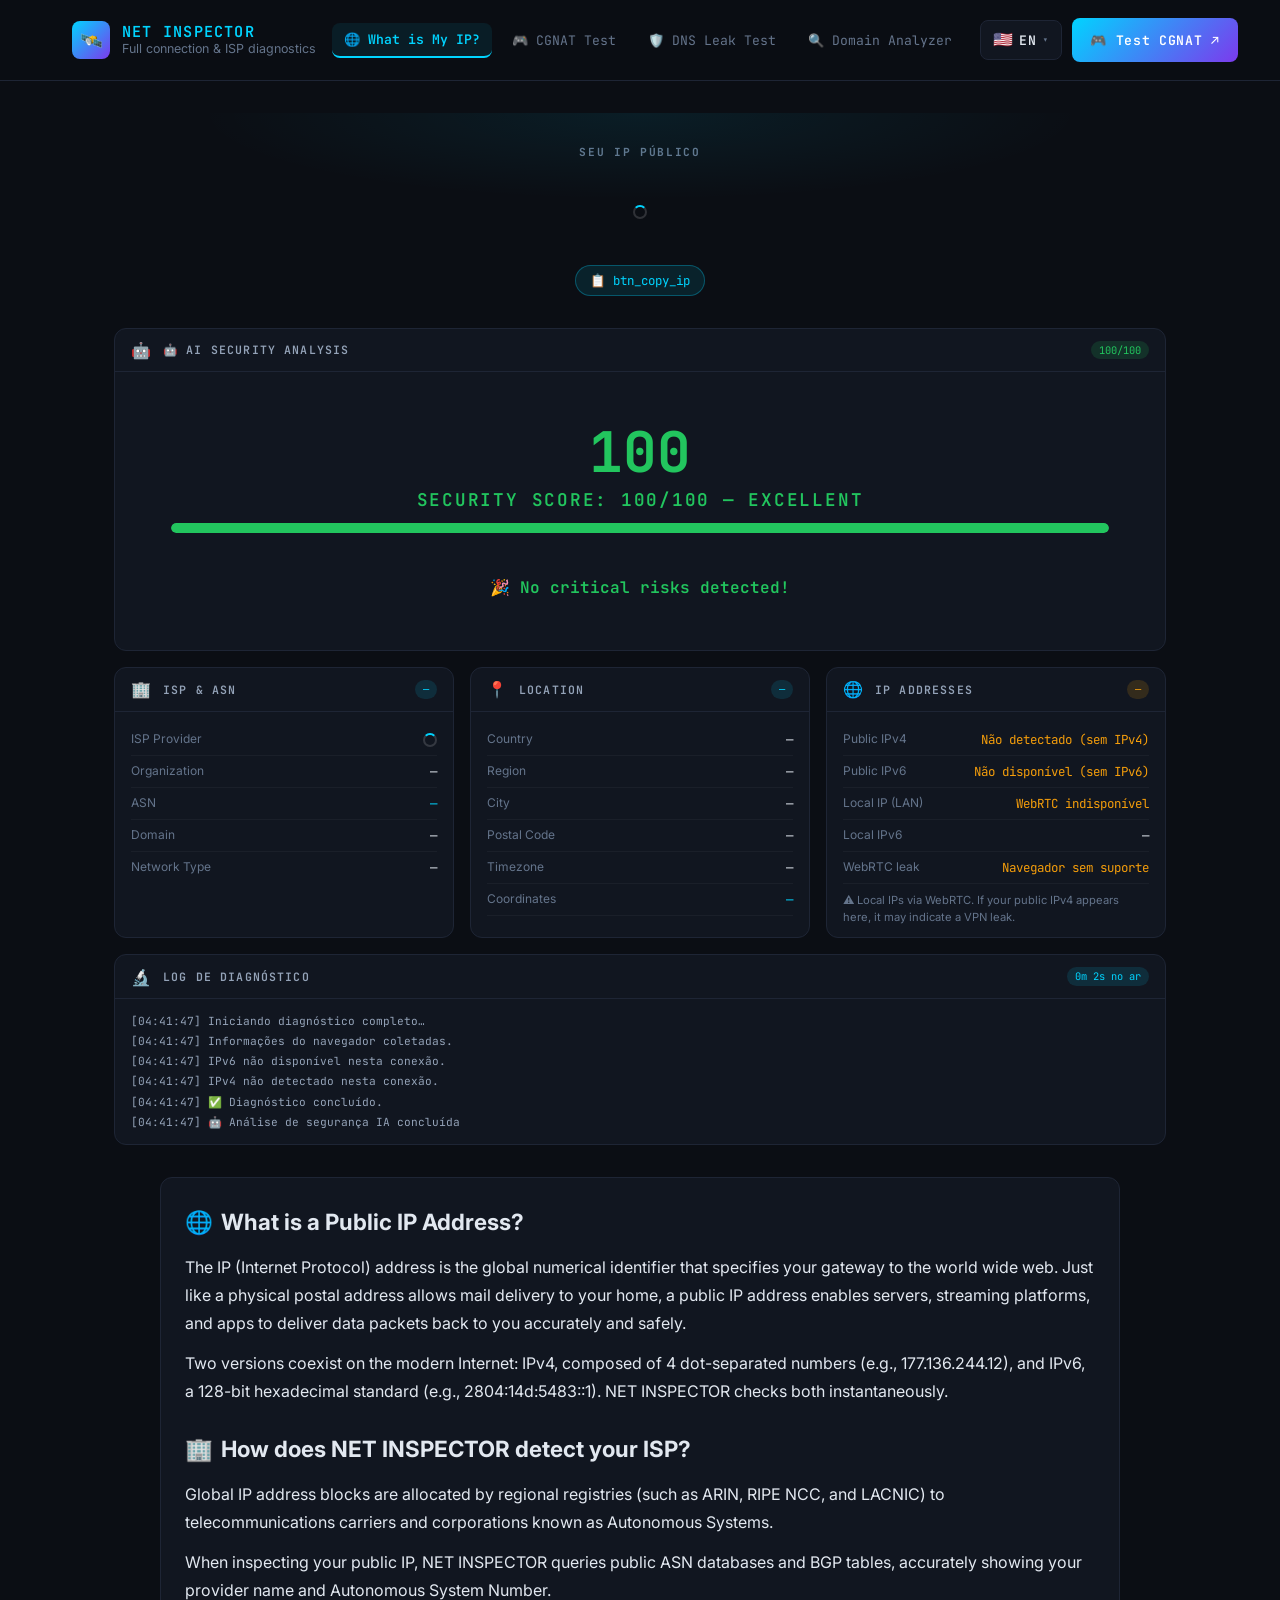
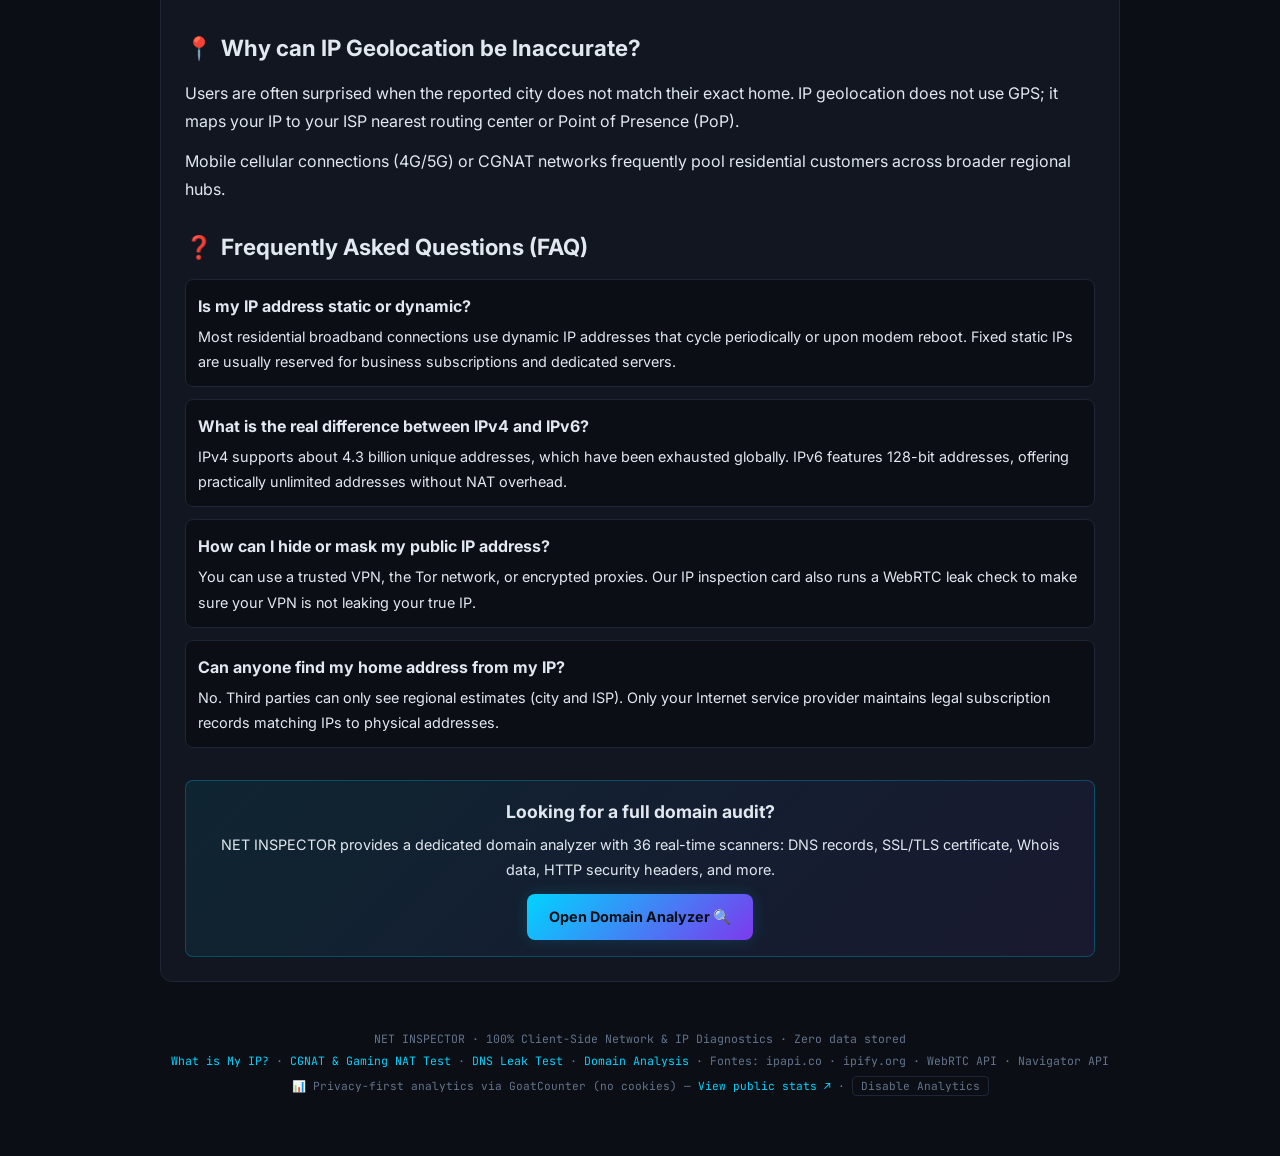
<file: index.html>
<!DOCTYPE html>
<html lang="pt-BR">
<head>
  <meta charset="UTF-8">
  <meta name="viewport" content="width=device-width, initial-scale=1.0">

  <!-- SEO Meta Tags -->
  <title>Qual é o Meu IP Público? Veja seu IP, ISP e Localização | NET INSPECTOR</title>
  <meta name="description" content="Descubra instantaneamente seu endereço IPv4 e IPv6 público, provedor de internet (ISP), ASN, cidade e localização com teste de vazamento WebRTC. 100% gratuito e privado.">
  <meta name="keywords" content="qual meu ip, meu ip, meu ip público, endereço ip, ip atual, provedor de internet, isp lookup, geolocalização ip, webrtc leak test, net inspector">
  <meta name="author" content="NET INSPECTOR">
  <meta name="robots" content="index, follow">
  <link rel="canonical" href="https://netinspector.net/">

  <!-- Hreflang Tags para SEO Internacional -->
  <link rel="alternate" hreflang="x-default" href="https://netinspector.net/">
  <link rel="alternate" hreflang="pt" href="https://netinspector.net/">
  <link rel="alternate" hreflang="en" href="https://netinspector.net/en/">
  <link rel="alternate" hreflang="es" href="https://netinspector.net/es/">
  <link rel="alternate" hreflang="fr" href="https://netinspector.net/?lang=fr">
  <link rel="alternate" hreflang="de" href="https://netinspector.net/?lang=de">
  <link rel="alternate" hreflang="it" href="https://netinspector.net/?lang=it">
  <link rel="alternate" hreflang="ja" href="https://netinspector.net/?lang=ja">
  <link rel="alternate" hreflang="zh" href="https://netinspector.net/?lang=zh">
  <link rel="alternate" hreflang="ru" href="https://netinspector.net/?lang=ru">
  <link rel="alternate" hreflang="ar" href="https://netinspector.net/?lang=ar">

  <!-- Open Graph / Facebook -->
  <meta property="og:type" content="website">
  <meta property="og:url" content="https://netinspector.net/">
  <meta property="og:title" content="Qual é o Meu IP Público? Veja seu IP, ISP e Localização">
  <meta property="og:description" content="Verifique seu IP público, ISP e geolocalização em tempo real sem rastreamento. Análise rápida e 100% client-side.">
  <meta property="og:image" content="https://netinspector.net/og-image.png">

  <!-- Twitter Card -->
  <meta name="twitter:card" content="summary_large_image">
  <meta name="twitter:url" content="https://netinspector.net/">
  <meta name="twitter:title" content="Qual é o Meu IP Público? Veja seu IP, ISP e Localização">
  <meta name="twitter:description" content="Verifique seu IP público, ISP e geolocalização em tempo real sem rastreamento. Análise rápida e 100% client-side.">
  <meta name="twitter:image" content="https://netinspector.net/og-image.png">
  <meta property="og:image:width" content="1200">
  <meta property="og:image:height" content="630">

  <!-- Favicon -->
  <link rel="icon" type="image/svg+xml" href="./favicon.svg">
  <link rel="alternate icon" href="./favicon.ico">

  <!-- Google Fonts Optimization -->
  <link rel="preconnect" href="https://fonts.googleapis.com">
  <link rel="preconnect" href="https://fonts.gstatic.com" crossorigin>
  <link rel="stylesheet" href="https://fonts.googleapis.com/css2?family=JetBrains+Mono:wght@300;400;600;700&family=Inter:wght@300;400;500;600&display=swap">

  <!-- Design System CSS -->
  <link rel="stylesheet" href="./style.css">

  <!-- Schema.org JSON-LD para IA e Search Engines -->
  <script type="application/ld+json">
  {
    "@context": "https://schema.org",
    "@graph": [
      {
        "@type": "WebApplication",
        "@id": "https://netinspector.net/#webapp",
        "name": "Meu IP Público — NET INSPECTOR",
        "alternateName": "Verificador de IP Público e ISP",
        "url": "https://netinspector.net/",
        "description": "Descubra instantaneamente seu endereço IP público, provedor (ISP), geolocalização e teste de vazamento WebRTC.",
        "applicationCategory": "UtilityApplication",
        "operatingSystem": "Any",
        "browserRequirements": "Requires JavaScript",
        "offers": {
          "@type": "Offer",
          "price": "0",
          "priceCurrency": "BRL"
        },
        "featureList": "Detecção de IPv4, Detecção de IPv6, Lookup de ISP e ASN, Geolocalização de IP, Teste de Vazamento WebRTC",
        "inLanguage": "pt-BR"
      },
      {
        "@type": "FAQPage",
        "@id": "https://netinspector.net/#faq",
        "mainEntity": [
          {
            "@type": "Question",
            "name": "O que é um endereço IP público?",
            "acceptedAnswer": {
              "@type": "Answer",
              "text": "O endereço IP público é o identificador numérico exclusivo atribuído ao seu roteador pelo provedor de internet (ISP). É o endereço pelo qual todos os servidores e serviços na internet reconhecem seu dispositivo durante a navegação."
            }
          },
          {
            "@type": "Question",
            "name": "Meu endereço IP é estático ou dinâmico?",
            "acceptedAnswer": {
              "@type": "Answer",
              "text": "Na maioria das conexões residenciais, o IP é dinâmico, o que significa que ele muda periodicamente ou toda vez que o modem/roteador é reiniciado. Conexões empresariais ou servidores frequentemente contratam IPs fixos (estáticos)."
            }
          },
          {
            "@type": "Question",
            "name": "Qual é a diferença entre IPv4 e IPv6?",
            "acceptedAnswer": {
              "@type": "Answer",
              "text": "O IPv4 utiliza formato de 32 bits (ex: 192.168.0.1) permitindo cerca de 4,3 bilhões de endereços únicos, que já se esgotaram mundialmente. O IPv6 é o protocolo moderno de 128 bits (ex: 2001:0db8:85a3::8a2e:0370:7334), oferecendo um suprimento praticamente infinito de combinações."
            }
          },
          {
            "@type": "Question",
            "name": "Como posso ocultar ou mascarar meu endereço IP público?",
            "acceptedAnswer": {
              "@type": "Answer",
              "text": "Você pode mascarar seu IP utilizando uma rede virtual privada (VPN), navegando através da rede Tor, ou configurando um servidor proxy confiável. O NET INSPECTOR inclui testes automáticos de WebRTC para certificar que seu IP real não está vazando."
            }
          },
          {
            "@type": "Question",
            "name": "Por que a localização estimada no mapa não é exatamente o meu endereço?",
            "acceptedAnswer": {
              "@type": "Answer",
              "text": "A geolocalização por IP reflete o ponto de distribuição ou datacenter do seu provedor de internet (ISP), e não as coordenadas físicas ou GPS do seu dispositivo. É comum que aponte para bairros próximos ou para a capital do seu estado."
            }
          }
        ]
      }
    ]
  }
  </script>

  <!-- Analytics Privacy-First (Sem cookies / LGPD & GDPR compliant) -->
  <script data-goatcounter="https://netinspector.goatcounter.com/count"
          async src="//gc.zgo.at/count.js"></script>

  <!-- Microsoft Clarity -->
  <script type="text/javascript">
      (function(c,l,a,r,i,t,y){
          c[a]=c[a]||function(){(c[a].q=c[a].q||[]).push(arguments)};
          t=l.createElement(r);t.async=1;t.src="https://www.clarity.ms/tag/"+i;
          y=l.getElementsByTagName(r)[0];y.parentNode.insertBefore(t,y);
      })(window, document, "clarity", "script", "zf2n37rcc2");
  </script>

  <!-- Script da Aplicação compartilhado -->
  <script src="./app.js" defer></script>
</head>
<body data-page="home">

<header id="main-header"></header>

<main>
  <!-- Hero Section -->
  <div class="hero">
    <h1 class="hero-label" id="hero-label" data-i18n="hero_ip_label">Seu Endereço de IP Público</h1>
    <div id="hero-ip"><span class="spin"></span></div>
    <div style="margin-top:var(--spacing-sm);">
      <button type="button" id="copy-ip-btn" onclick="copyPublicIp()" class="btn-secondary" style="background:rgba(0,212,255,0.1);border:1px solid rgba(0,212,255,0.3);color:var(--color-accent);padding:6px 14px;border-radius:9999px;font-family:var(--font-mono);font-size:0.78rem;cursor:pointer;transition:all 0.2s;">
        📋 <span data-i18n="btn_copy_ip">Copiar Meu IP</span>
      </button>
    </div>
  </div>

  <!-- Grid de Cards Filtrada (ISP, Localização, IP, Log) -->
  <div class="grid" id="cards-container"></div>

  <!-- Artigo Rico e Otimizado para SEO -->
  <article style="max-width:960px;margin:var(--spacing-2xl) auto 0;padding:var(--spacing-xl);background:var(--color-bg-surface);border:1px solid var(--color-border);border-radius:var(--radius-lg);line-height:1.75;color:var(--color-text-secondary);">
    <h2 style="font-size:1.4rem;color:var(--color-text-primary);margin-bottom:var(--spacing-md);display:flex;align-items:center;gap:var(--spacing-sm);">
      <span>🌐</span> <span data-i18n="art_ip_title">O que é um Endereço IP Público?</span>
    </h2>
    <p style="margin-bottom:var(--spacing-md);" data-i18n="art_ip_p1">
      O endereço IP (Internet Protocol) é o endereço numérico global que identifica seu ponto de acesso à rede mundial de computadores. Assim como o endereço postal identifica sua residência para a entrega de cartas, o IP público permite que servidores web, plataformas de streaming, sites e aplicativos enviem pacotes de dados de volta para você de maneira exata e segura.
    </p>
    <p style="margin-bottom:var(--spacing-xl);" data-i18n="art_ip_p2">
      Existem duas versões em operação na internet contemporânea: o IPv4, formato tradicional composto por 4 números separados por pontos (ex: 177.136.244.12), e o IPv6, padrão moderno de 128 bits representado por caracteres hexadecimais (ex: 2804:14d:5483::1). O NET INSPECTOR realiza a checagem de ambos instantaneamente.
    </p>

    <h2 style="font-size:1.4rem;color:var(--color-text-primary);margin-bottom:var(--spacing-md);display:flex;align-items:center;gap:var(--spacing-sm);">
      <span>🏢</span> <span data-i18n="art_isp_title">Como o NET INSPECTOR identifica seu Provedor (ISP)?</span>
    </h2>
    <p style="margin-bottom:var(--spacing-md);" data-i18n="art_isp_p1">
      Todos os blocos de endereços IP globais são distribuídos por entidades regionais de registro (como o Registro.br / LACNIC na América Latina, ARIN na América do Norte e RIPE NCC na Europa). Esses blocos são concedidos a operadoras de telecomunicações e corporações chamadas de Sistemas Autônomos (Autonomous Systems).
    </p>
    <p style="margin-bottom:var(--spacing-xl);" data-i18n="art_isp_p2">
      Ao inspecionar seu IP público, o NET INSPECTOR consulta as bases públicas de ASN (Autonomous System Number) e tabelas BGP, revelando com precisão o nome fantasia da sua operadora (como Claro, Vivo, TIM, Starlink ou provedores regionais de fibra óptica) e o número de registro do seu sistema autônomo.
    </p>

    <h2 style="font-size:1.4rem;color:var(--color-text-primary);margin-bottom:var(--spacing-md);display:flex;align-items:center;gap:var(--spacing-sm);">
      <span>📍</span> <span data-i18n="art_geo_title">Por que a Geolocalização por IP pode ser Imprecisa?</span>
    </h2>
    <p style="margin-bottom:var(--spacing-md);" data-i18n="art_geo_p1">
      Muitos usuários se surpreendem quando a cidade indicada no teste não corresponde ao seu endereço físico exato. Isso acontece porque a geolocalização por IP não utiliza GPS. O método mapeia o endereço IP para o ponto de presença (PoP), central de roteamento ou datacenter mais próximo instalado pela sua operadora.
    </p>
    <p style="margin-bottom:var(--spacing-xl);" data-i18n="art_geo_p2">
      Por conta dessa arquitetura, conexões via rede móvel (4G/5G) ou provedores que compartilham rotas estaduais podem indicar uma capital próxima ou município vizinho. Além disso, o uso de CGNAT (Carrier-Grade NAT) agrupa dezenas de residências sob uma mesma faixa de saída.
    </p>

    <h2 style="font-size:1.4rem;color:var(--color-text-primary);margin-bottom:var(--spacing-md);display:flex;align-items:center;gap:var(--spacing-sm);">
      <span>❓</span> <span data-i18n="art_faq_title">Perguntas Frequentes sobre IP e Privacidade (FAQ)</span>
    </h2>

    <div style="display:flex;flex-direction:column;gap:var(--spacing-md);">
      <div style="padding:var(--spacing-md);background:var(--color-bg-primary);border:1px solid var(--color-border);border-radius:var(--radius-md);">
        <strong style="color:var(--color-text-primary);display:block;margin-bottom:var(--spacing-xs);" data-i18n="faq_q1">Meu IP é estático ou dinâmico?</strong>
        <p style="font-size:0.9rem;margin:0;" data-i18n="faq_a1">Na imensa maioria das assinaturas residenciais, o IP é dinâmico, alternando periodicamente ou sempre que seu modem é desligado da tomada. IPs fixos (estáticos) costumam ser contratados separadamente para empresas e hospedagem de servidores.</p>
      </div>

      <div style="padding:var(--spacing-md);background:var(--color-bg-primary);border:1px solid var(--color-border);border-radius:var(--radius-md);">
        <strong style="color:var(--color-text-primary);display:block;margin-bottom:var(--spacing-xs);" data-i18n="faq_q2">Qual é a real diferença entre IPv4 e IPv6?</strong>
        <p style="font-size:0.9rem;margin:0;" data-i18n="faq_a2">O IPv4 suporta aproximadamente 4,3 bilhões de endereços, quantidade que se esgotou com a explosão de smartphones e dispositivos IoT. O IPv6 foi criado com 128 bits, gerando sextilhões de combinações e eliminando a dependência de tecnologias de tradução de endereços (NAT).</p>
      </div>

      <div style="padding:var(--spacing-md);background:var(--color-bg-primary);border:1px solid var(--color-border);border-radius:var(--radius-md);">
        <strong style="color:var(--color-text-primary);display:block;margin-bottom:var(--spacing-xs);" data-i18n="faq_q3">Como posso esconder meu IP público?</strong>
        <p style="font-size:0.9rem;margin:0;" data-i18n="faq_a3">Você pode utilizar uma VPN de boa reputação, a rede Tor ou proxies criptografados. Ao navegar com uma VPN ativa, os sites passam a enxergar o IP do servidor remoto. Nosso card de IP inclui verificação de WebRTC Leak para alertar caso sua VPN esteja deixando vazar seu IP real.</p>
      </div>

      <div style="padding:var(--spacing-md);background:var(--color-bg-primary);border:1px solid var(--color-border);border-radius:var(--radius-md);">
        <strong style="color:var(--color-text-primary);display:block;margin-bottom:var(--spacing-xs);" data-i18n="faq_q4">Alguém pode descobrir meu endereço físico pelo IP?</strong>
        <p style="font-size:0.9rem;margin:0;" data-i18n="faq_a4">Não diretamente. Terceiros só conseguem ver estimativas regionais (cidade, estado e provedor). Apenas o seu provedor de internet possui os registros contratuais associando o IP ao endereço residencial, informação protegida por lei e fornecida unicamente sob ordem judicial.</p>
      </div>
    </div>

    <!-- CTA para o Analisador de Domínio -->
    <div style="margin-top:var(--spacing-2xl);padding:var(--spacing-lg);background:linear-gradient(135deg, rgba(0,212,255,0.08), rgba(124,58,237,0.08));border:1px solid var(--color-border-hover);border-radius:var(--radius-md);text-align:center;">
      <h3 style="color:var(--color-text-primary);margin-bottom:var(--spacing-xs);font-size:1.1rem;" data-i18n="cta_domain_title">Quer analisar um domínio ou site completo?</h3>
      <p style="font-size:0.9rem;margin-bottom:var(--spacing-md);color:var(--color-text-secondary);" data-i18n="cta_domain_desc">O NET INSPECTOR possui um analisador de domínio dedicado com 36 scanners: registros DNS, certificado SSL/TLS, dados Whois, segurança HTTP e muito mais.</p>
      <a href="./domain.html" class="btn" style="display:inline-block;text-decoration:none;padding:10px 22px;background:var(--gradient-accent);color:var(--color-bg-primary);border-radius:var(--radius-md);font-weight:700;font-size:0.9rem;box-shadow:var(--shadow-glow);" data-i18n="cta_domain_btn">Abrir Analisador de Domínio 🔍</a>
    </div>
  </article>
</main>

<footer>
  <p data-i18n="footer_desc">NET INSPECTOR · Diagnóstico de IP e Conexão 100% Client-Side · Nenhum dado é registrado</p>
  <p style="margin-top:4px">
    <a href="./index.html" style="color:var(--color-accent);text-decoration:none;" data-i18n="footer_link_ip">Qual é o Meu IP?</a> · 
    <a href="./cgnat.html" style="color:var(--color-accent);text-decoration:none;" data-i18n="footer_link_cgnat">Teste de CGNAT &amp; Jogos</a> · 
    <a href="./dns-leak.html" style="color:var(--color-accent);text-decoration:none;" data-i18n="footer_link_dnsleak">Teste de Vazamento DNS</a> · 
    <a href="./domain.html" style="color:var(--color-accent);text-decoration:none;" data-i18n="footer_link_domain">Análise de Domínio</a> · 
    Fontes: ipapi.co · ipify.org · WebRTC API · Navigator API
  </p>
  <p style="margin-top:6px;font-size:0.7rem;color:var(--color-text-muted);">
    <span data-i18n="footer_analytics">📊 Analytics privacy-first via GoatCounter (sem cookies) —</span> 
    <a href="https://netinspector.goatcounter.com/" target="_blank" rel="noopener" style="color:var(--color-accent);text-decoration:none;" data-i18n="footer_stats">Ver estatísticas públicas ↗</a> · 
    <button id="analytics-optout-btn" onclick="toggleAnalytics()" class="optout-btn" data-i18n="btn_optout_off">Desativar Analytics</button>
  </p>
</footer>

</body>
</html>
</file>
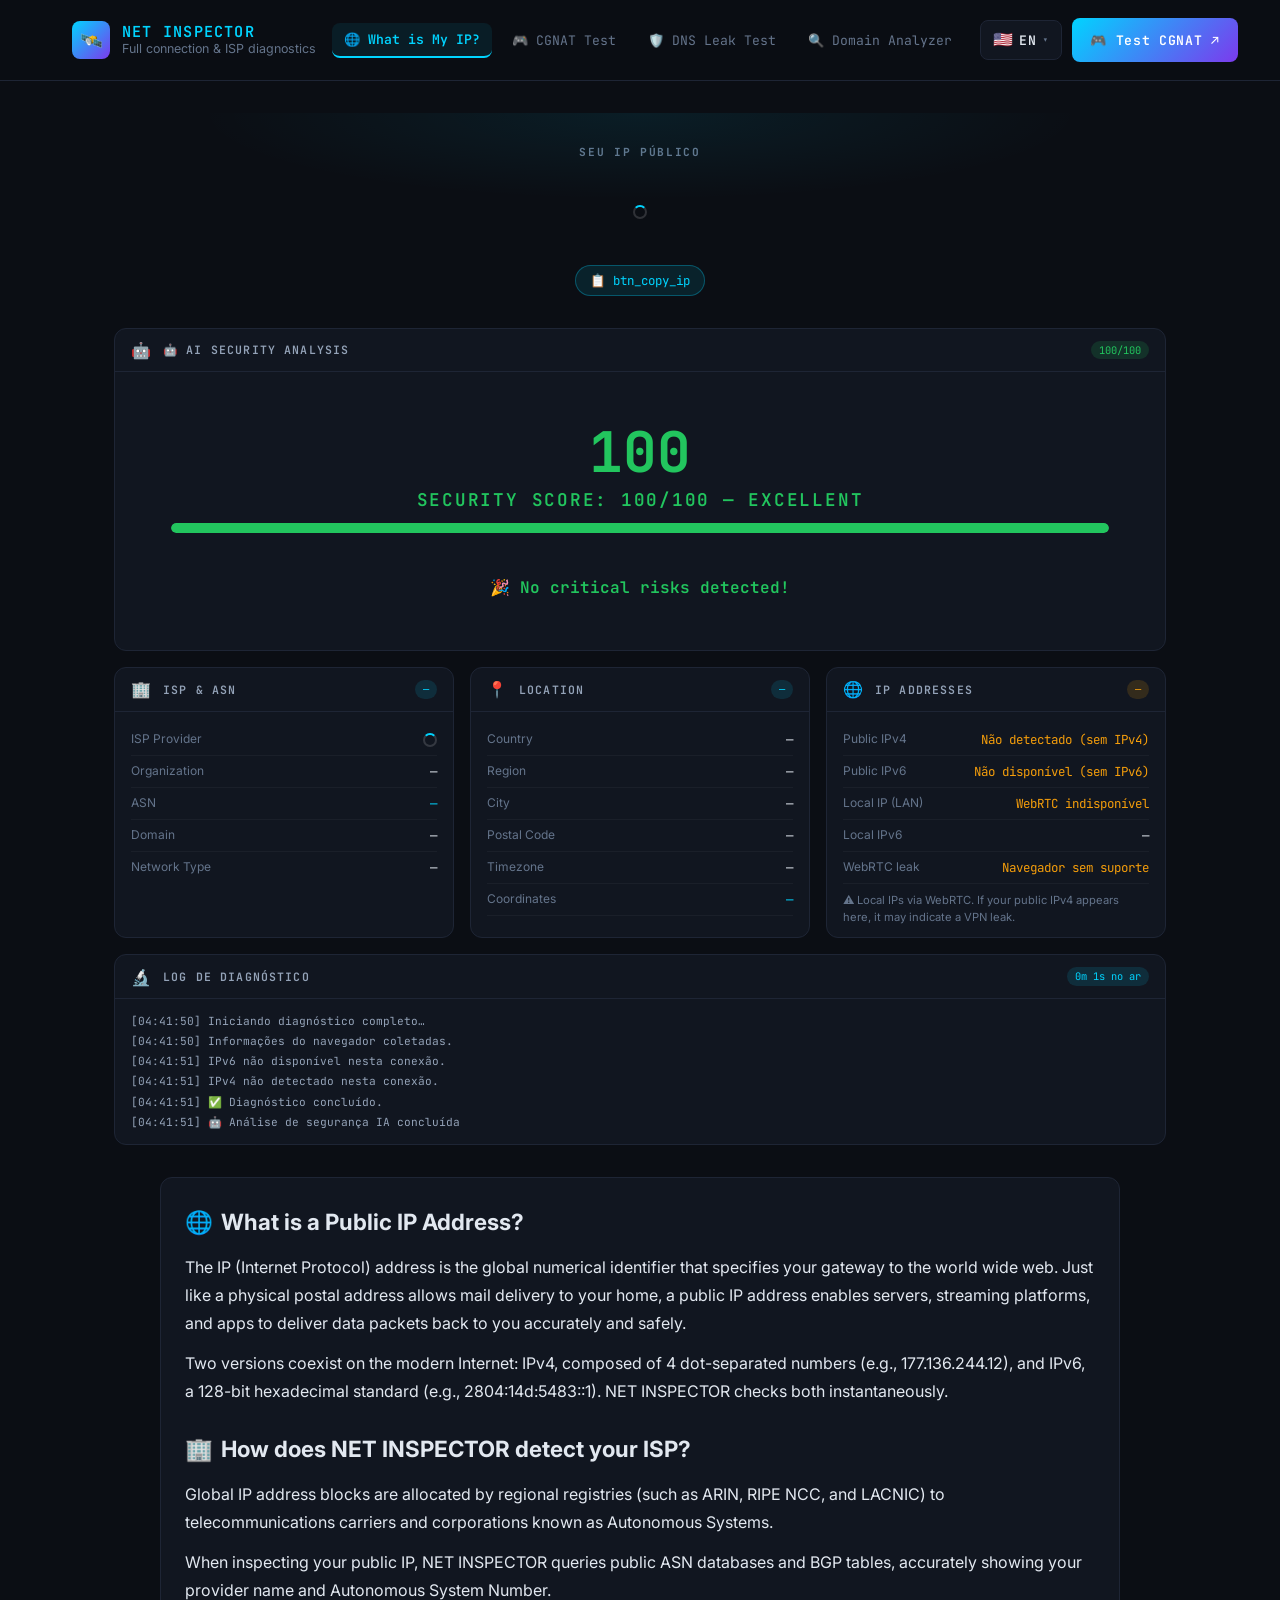
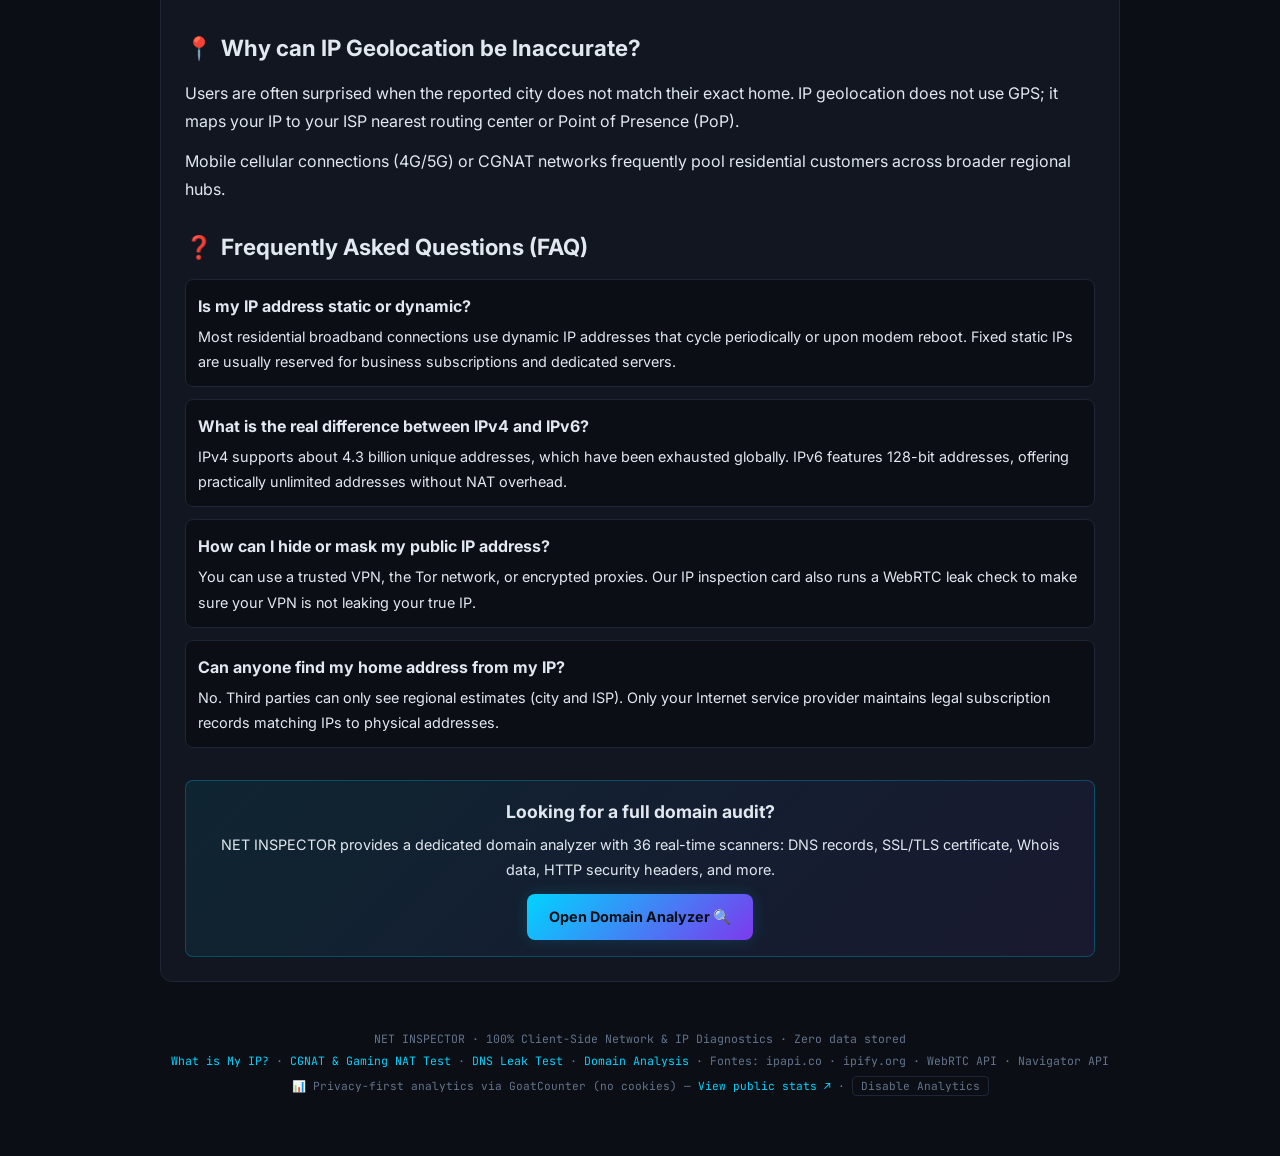
<file: en/index.html>
<!DOCTYPE html>
<html lang="en">
<head>
  <meta charset="UTF-8">
  <meta name="viewport" content="width=device-width, initial-scale=1.0">

  <!-- SEO Meta Tags -->
  <title>What Is My Public IP Address? Check Your IP, ISP &amp; Location | NET INSPECTOR</title>
  <meta name="description" content="Instantly check your public IPv4 and IPv6 address, Internet Service Provider (ISP), ASN, geolocation, and WebRTC leak status. 100% free and client-side.">
  <meta name="keywords" content="what is my ip, my ip address, public ip, ipv4 ipv6 lookup, isp lookup, ip geolocation, webrtc leak test, net inspector">
  <meta name="author" content="NET INSPECTOR">
  <meta name="robots" content="index, follow">
  <link rel="canonical" href="https://netinspector.net/en/">

  <!-- Hreflang Tags para SEO Internacional -->
  <link rel="alternate" hreflang="x-default" href="https://netinspector.net/">
  <link rel="alternate" hreflang="pt" href="https://netinspector.net/">
  <link rel="alternate" hreflang="en" href="https://netinspector.net/en/">
  <link rel="alternate" hreflang="es" href="https://netinspector.net/es/">
  <link rel="alternate" hreflang="fr" href="https://netinspector.net/?lang=fr">
  <link rel="alternate" hreflang="de" href="https://netinspector.net/?lang=de">
  <link rel="alternate" hreflang="it" href="https://netinspector.net/?lang=it">
  <link rel="alternate" hreflang="ja" href="https://netinspector.net/?lang=ja">
  <link rel="alternate" hreflang="zh" href="https://netinspector.net/?lang=zh">
  <link rel="alternate" hreflang="ru" href="https://netinspector.net/?lang=ru">
  <link rel="alternate" hreflang="ar" href="https://netinspector.net/?lang=ar">

  <!-- Open Graph / Facebook -->
  <meta property="og:type" content="website">
  <meta property="og:url" content="https://netinspector.net/en/">
  <meta property="og:title" content="What Is My Public IP Address? Check Your IP, ISP &amp; Location">
  <meta property="og:description" content="Check your public IP, ISP, ASN, and geolocation in real time with zero tracking. Fast and 100% client-side.">
  <meta property="og:image" content="https://netinspector.net/og-image.png">

  <!-- Twitter Card -->
  <meta name="twitter:card" content="summary_large_image">
  <meta name="twitter:url" content="https://netinspector.net/en/">
  <meta name="twitter:title" content="What Is My Public IP Address? Check Your IP, ISP &amp; Location">
  <meta name="twitter:description" content="Check your public IP, ISP, ASN, and geolocation in real time with zero tracking. Fast and 100% client-side.">
  <meta name="twitter:image" content="https://netinspector.net/og-image.png">
  <meta property="og:image:width" content="1200">
  <meta property="og:image:height" content="630">

  <!-- Favicon -->
  <link rel="icon" type="image/svg+xml" href="../favicon.svg">
  <link rel="alternate icon" href="../favicon.ico">

  <!-- Google Fonts Optimization -->
  <link rel="preconnect" href="https://fonts.googleapis.com">
  <link rel="preconnect" href="https://fonts.gstatic.com" crossorigin>
  <link rel="stylesheet" href="https://fonts.googleapis.com/css2?family=JetBrains+Mono:wght@300;400;600;700&family=Inter:wght@300;400;500;600&display=swap">

  <!-- Design System CSS -->
  <link rel="stylesheet" href="../style.css">

  <!-- Schema.org JSON-LD para IA e Search Engines -->
  <script type="application/ld+json">
  {
    "@context": "https://schema.org",
    "@graph": [
      {
        "@type": "WebApplication",
        "@id": "https://netinspector.net/en/#webapp",
        "name": "What Is My IP — NET INSPECTOR",
        "alternateName": "Public IP & ISP Lookup Tool",
        "url": "https://netinspector.net/en/",
        "description": "Descubra instantaneamente seu endereço IP público, provedor (ISP), geolocalização e teste de vazamento WebRTC.",
        "applicationCategory": "UtilityApplication",
        "operatingSystem": "Any",
        "browserRequirements": "Requires JavaScript",
        "offers": {
          "@type": "Offer",
          "price": "0",
          "priceCurrency": "BRL"
        },
        "featureList": "IPv4 Detection, IPv6 Detection, ISP & ASN Lookup, IP Geolocation, WebRTC Leak Test",
        "inLanguage": "en-US"
      },
      {
        "@type": "FAQPage",
        "@id": "https://netinspector.net/en/#faq",
        "mainEntity": [
          {
            "@type": "Question",
            "name": "O que é um endereço IP público?",
            "acceptedAnswer": {
              "@type": "Answer",
              "text": "O endereço IP público é o identificador numérico exclusivo atribuído ao seu roteador pelo provedor de internet (ISP). É o endereço pelo qual todos os servidores e serviços na internet reconhecem seu dispositivo durante a navegação."
            }
          },
          {
            "@type": "Question",
            "name": "Meu endereço IP é estático ou dinâmico?",
            "acceptedAnswer": {
              "@type": "Answer",
              "text": "Na maioria das conexões residenciais, o IP é dinâmico, o que significa que ele muda periodicamente ou toda vez que o modem/roteador é reiniciado. Conexões empresariais ou servidores frequentemente contratam IPs fixos (estáticos)."
            }
          },
          {
            "@type": "Question",
            "name": "Qual é a diferença entre IPv4 e IPv6?",
            "acceptedAnswer": {
              "@type": "Answer",
              "text": "O IPv4 utiliza formato de 32 bits (ex: 192.168.0.1) permitindo cerca de 4,3 bilhões de endereços únicos, que já se esgotaram mundialmente. O IPv6 é o protocolo moderno de 128 bits (ex: 2001:0db8:85a3::8a2e:0370:7334), oferecendo um suprimento praticamente infinito de combinações."
            }
          },
          {
            "@type": "Question",
            "name": "Como posso ocultar ou mascarar meu endereço IP público?",
            "acceptedAnswer": {
              "@type": "Answer",
              "text": "Você pode mascarar seu IP utilizando uma rede virtual privada (VPN), navegando através da rede Tor, ou configurando um servidor proxy confiável. O NET INSPECTOR inclui testes automáticos de WebRTC para certificar que seu IP real não está vazando."
            }
          },
          {
            "@type": "Question",
            "name": "Por que a localização estimada no mapa não é exatamente o meu endereço?",
            "acceptedAnswer": {
              "@type": "Answer",
              "text": "A geolocalização por IP reflete o ponto de distribuição ou datacenter do seu provedor de internet (ISP), e não as coordenadas físicas ou GPS do seu dispositivo. É comum que aponte para bairros próximos ou para a capital do seu estado."
            }
          }
        ]
      }
    ]
  }
  </script>

  <!-- Analytics Privacy-First (Sem cookies / LGPD & GDPR compliant) -->
  <script data-goatcounter="https://netinspector.goatcounter.com/count"
          async src="//gc.zgo.at/count.js"></script>

  <!-- Microsoft Clarity -->
  <script type="text/javascript">
      (function(c,l,a,r,i,t,y){
          c[a]=c[a]||function(){(c[a].q=c[a].q||[]).push(arguments)};
          t=l.createElement(r);t.async=1;t.src="https://www.clarity.ms/tag/"+i;
          y=l.getElementsByTagName(r)[0];y.parentNode.insertBefore(t,y);
      })(window, document, "clarity", "script", "zf2n37rcc2");
  </script>

  <!-- Script da Aplicação compartilhado -->
  <script src="../app.js" defer></script>
</head>
<body data-page="home">

<header id="main-header"></header>

<main>
  <!-- Hero Section -->
  <div class="hero">
    <h1 class="hero-label" id="hero-label" data-i18n="hero_ip_label">Your Public IP Address</h1>
    <div id="hero-ip"><span class="spin"></span></div>
    <div style="margin-top:var(--spacing-sm);">
      <button type="button" id="copy-ip-btn" onclick="copyPublicIp()" class="btn-secondary" style="background:rgba(0,212,255,0.1);border:1px solid rgba(0,212,255,0.3);color:var(--color-accent);padding:6px 14px;border-radius:9999px;font-family:var(--font-mono);font-size:0.78rem;cursor:pointer;transition:all 0.2s;">
        📋 <span data-i18n="btn_copy_ip">Copy My IP</span>
      </button>
    </div>
  </div>

  <!-- Grid de Cards Filtrada (ISP, Localização, IP, Log) -->
  <div class="grid" id="cards-container"></div>

  <!-- Artigo Rico e Otimizado para SEO -->
  <article style="max-width:960px;margin:var(--spacing-2xl) auto 0;padding:var(--spacing-xl);background:var(--color-bg-surface);border:1px solid var(--color-border);border-radius:var(--radius-lg);line-height:1.75;color:var(--color-text-secondary);">
    <h2 style="font-size:1.4rem;color:var(--color-text-primary);margin-bottom:var(--spacing-md);display:flex;align-items:center;gap:var(--spacing-sm);">
      <span>🌐</span> <span data-i18n="art_ip_title">What is a Public IP Address?</span>
    </h2>
    <p style="margin-bottom:var(--spacing-md);" data-i18n="art_ip_p1">The IP (Internet Protocol) address is the global numerical identifier that specifies your gateway to the world wide web. Just like a physical postal address allows mail delivery to your home, a public IP address enables servers, streaming platforms, and apps to deliver data packets back to you accurately and safely.</p>
    <p style="margin-bottom:var(--spacing-xl);" data-i18n="art_ip_p2">Two versions coexist on the modern Internet: IPv4, composed of 4 dot-separated numbers (e.g., 177.136.244.12), and IPv6, a 128-bit hexadecimal standard (e.g., 2804:14d:5483::1). NET INSPECTOR checks both instantaneously.</p>

    <h2 style="font-size:1.4rem;color:var(--color-text-primary);margin-bottom:var(--spacing-md);display:flex;align-items:center;gap:var(--spacing-sm);">
      <span>🏢</span> <span data-i18n="art_isp_title">How does NET INSPECTOR detect your ISP?</span>
    </h2>
    <p style="margin-bottom:var(--spacing-md);" data-i18n="art_isp_p1">Global IP address blocks are allocated by regional registries (such as ARIN, RIPE NCC, and LACNIC) to telecommunications carriers and corporations known as Autonomous Systems.</p>
    <p style="margin-bottom:var(--spacing-xl);" data-i18n="art_isp_p2">When inspecting your public IP, NET INSPECTOR queries public ASN databases and BGP tables, accurately showing your provider name and Autonomous System Number.</p>

    <h2 style="font-size:1.4rem;color:var(--color-text-primary);margin-bottom:var(--spacing-md);display:flex;align-items:center;gap:var(--spacing-sm);">
      <span>📍</span> <span data-i18n="art_geo_title">Why can IP Geolocation be Inaccurate?</span>
    </h2>
    <p style="margin-bottom:var(--spacing-md);" data-i18n="art_geo_p1">Users are often surprised when the reported city does not match their exact home. IP geolocation does not use GPS; it maps your IP to your ISP nearest routing center or Point of Presence (PoP).</p>
    <p style="margin-bottom:var(--spacing-xl);" data-i18n="art_geo_p2">Mobile cellular connections (4G/5G) or CGNAT networks frequently pool residential customers across broader regional hubs.</p>

    <h2 style="font-size:1.4rem;color:var(--color-text-primary);margin-bottom:var(--spacing-md);display:flex;align-items:center;gap:var(--spacing-sm);">
      <span>❓</span> <span data-i18n="art_faq_title">Frequently Asked Questions (FAQ)</span>
    </h2>

    <div style="display:flex;flex-direction:column;gap:var(--spacing-md);">
      <div style="padding:var(--spacing-md);background:var(--color-bg-primary);border:1px solid var(--color-border);border-radius:var(--radius-md);">
        <strong style="color:var(--color-text-primary);display:block;margin-bottom:var(--spacing-xs);" data-i18n="faq_q1">Is my IP address static or dynamic?</strong>
        <p style="font-size:0.9rem;margin:0;" data-i18n="faq_a1">Most residential broadband connections use dynamic IP addresses that cycle periodically or upon modem reboot. Fixed static IPs are usually reserved for business subscriptions and dedicated servers.</p>
      </div>

      <div style="padding:var(--spacing-md);background:var(--color-bg-primary);border:1px solid var(--color-border);border-radius:var(--radius-md);">
        <strong style="color:var(--color-text-primary);display:block;margin-bottom:var(--spacing-xs);" data-i18n="faq_q2">What is the real difference between IPv4 and IPv6?</strong>
        <p style="font-size:0.9rem;margin:0;" data-i18n="faq_a2">IPv4 supports about 4.3 billion unique addresses, which have been exhausted globally. IPv6 features 128-bit addresses, offering practically unlimited addresses without NAT overhead.</p>
      </div>

      <div style="padding:var(--spacing-md);background:var(--color-bg-primary);border:1px solid var(--color-border);border-radius:var(--radius-md);">
        <strong style="color:var(--color-text-primary);display:block;margin-bottom:var(--spacing-xs);" data-i18n="faq_q3">How can I hide or mask my public IP address?</strong>
        <p style="font-size:0.9rem;margin:0;" data-i18n="faq_a3">You can use a trusted VPN, the Tor network, or encrypted proxies. Our IP inspection card also runs a WebRTC leak check to make sure your VPN is not leaking your true IP.</p>
      </div>

      <div style="padding:var(--spacing-md);background:var(--color-bg-primary);border:1px solid var(--color-border);border-radius:var(--radius-md);">
        <strong style="color:var(--color-text-primary);display:block;margin-bottom:var(--spacing-xs);" data-i18n="faq_q4">Can anyone find my home address from my IP?</strong>
        <p style="font-size:0.9rem;margin:0;" data-i18n="faq_a4">No. Third parties can only see regional estimates (city and ISP). Only your Internet service provider maintains legal subscription records matching IPs to physical addresses.</p>
      </div>
    </div>

    <!-- CTA para o Analisador de Domínio -->
    <div style="margin-top:var(--spacing-2xl);padding:var(--spacing-lg);background:linear-gradient(135deg, rgba(0,212,255,0.08), rgba(124,58,237,0.08));border:1px solid var(--color-border-hover);border-radius:var(--radius-md);text-align:center;">
      <h3 style="color:var(--color-text-primary);margin-bottom:var(--spacing-xs);font-size:1.1rem;" data-i18n="cta_domain_title">Looking for a full domain audit?</h3>
      <p style="font-size:0.9rem;margin-bottom:var(--spacing-md);color:var(--color-text-secondary);" data-i18n="cta_domain_desc">NET INSPECTOR provides a dedicated domain analyzer with 36 real-time scanners: DNS records, SSL/TLS certificate, Whois data, HTTP security headers, and more.</p>
      <a href="./domain.html" class="btn" style="display:inline-block;text-decoration:none;padding:10px 22px;background:var(--gradient-accent);color:var(--color-bg-primary);border-radius:var(--radius-md);font-weight:700;font-size:0.9rem;box-shadow:var(--shadow-glow);" data-i18n="cta_domain_btn">Open Domain Analyzer 🔍</a>
    </div>
  </article>
</main>

<footer>
  <p data-i18n="footer_desc">NET INSPECTOR · 100% Client-Side Network & IP Diagnostics · Zero data stored</p>
  <p style="margin-top:4px">
    <a href="./index.html" style="color:var(--color-accent);text-decoration:none;" data-i18n="footer_link_ip">What is My IP?</a> · 
    <a href="./cgnat.html" style="color:var(--color-accent);text-decoration:none;" data-i18n="footer_link_cgnat">CGNAT &amp; Gaming NAT Test</a> · 
    <a href="./dns-leak.html" style="color:var(--color-accent);text-decoration:none;" data-i18n="footer_link_dnsleak">DNS Leak Test</a> · 
    <a href="./domain.html" style="color:var(--color-accent);text-decoration:none;" data-i18n="footer_link_domain">Domain Analysis</a> · 
    Fontes: ipapi.co · ipify.org · WebRTC API · Navigator API
  </p>
  <p style="margin-top:6px;font-size:0.7rem;color:var(--color-text-muted);">
    <span data-i18n="footer_analytics">📊 Privacy-first analytics via GoatCounter (no cookies) —</span> 
    <a href="https://netinspector.goatcounter.com/" target="_blank" rel="noopener" style="color:var(--color-accent);text-decoration:none;" data-i18n="footer_stats">View public stats ↗</a> · 
    <button id="analytics-optout-btn" onclick="toggleAnalytics()" class="optout-btn" data-i18n="btn_optout_off">Disable Analytics</button>
  </p>
</footer>

</body>
</html>
</file>
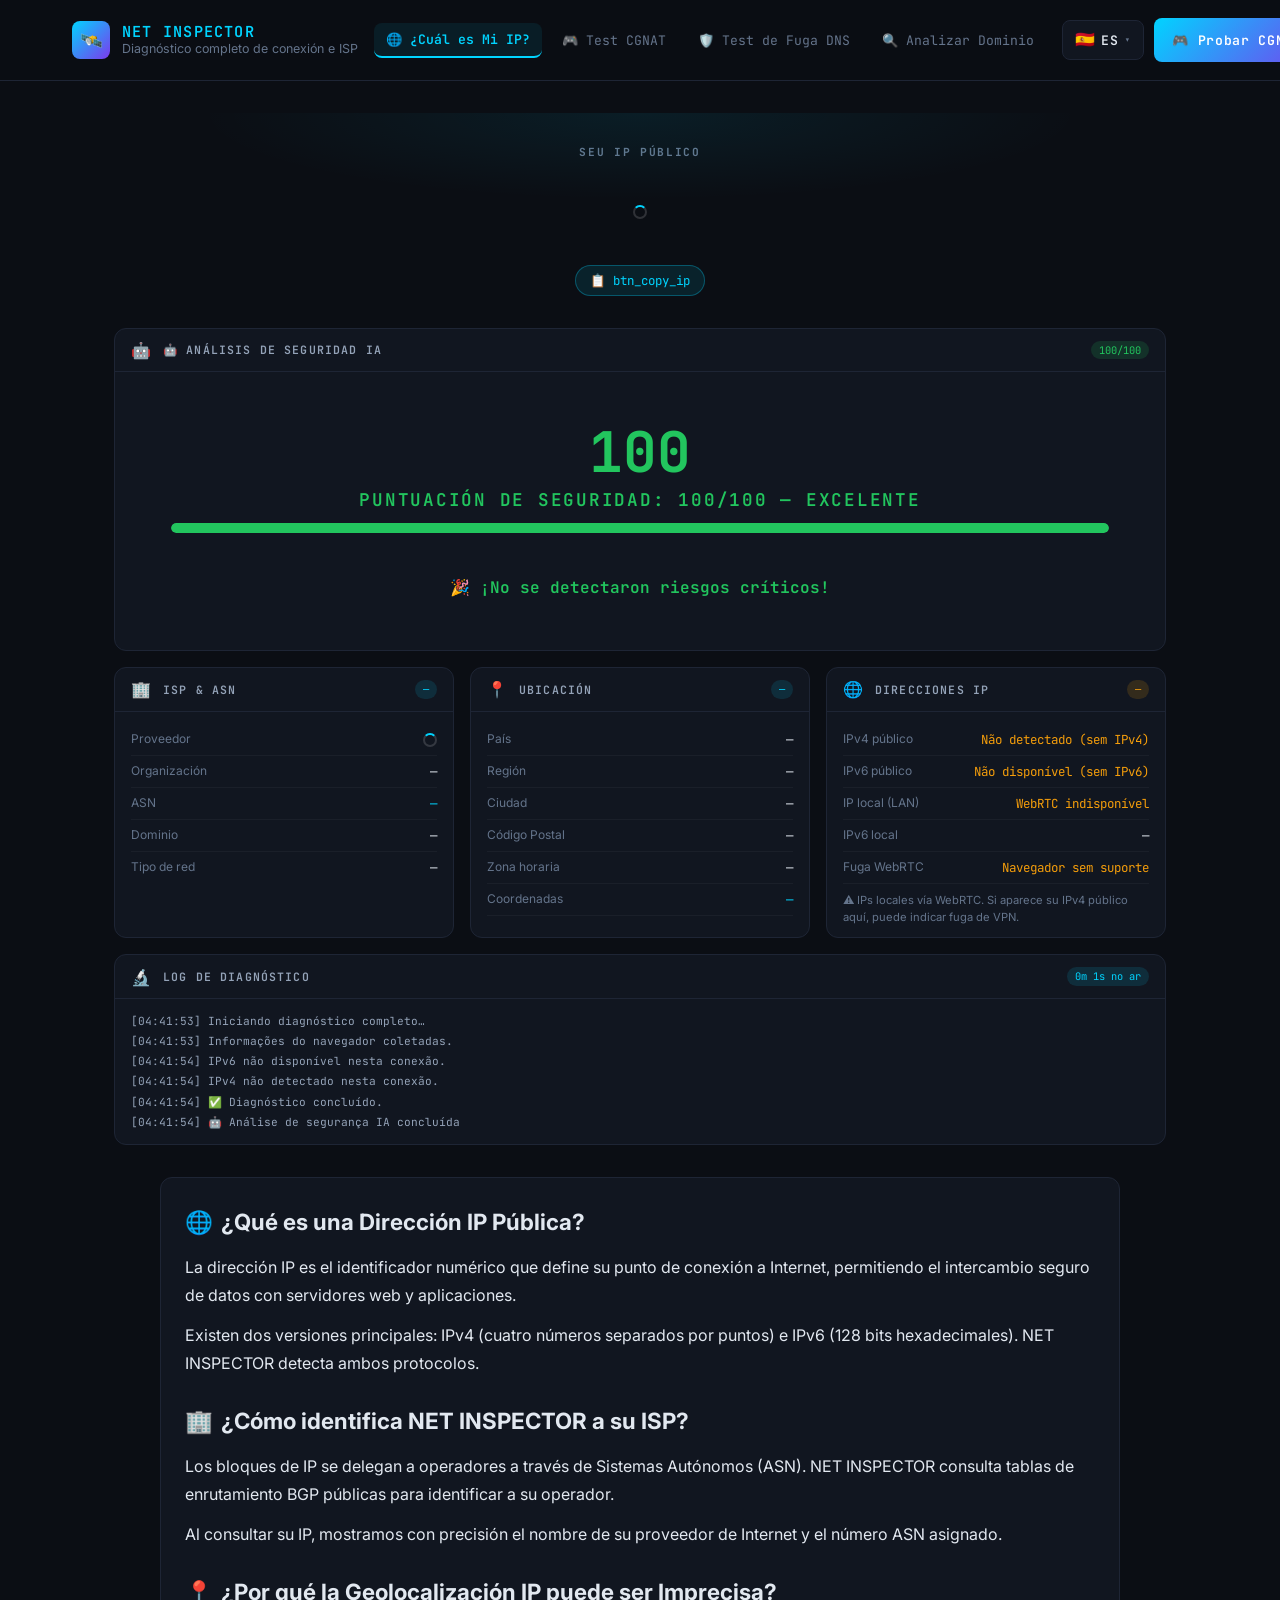
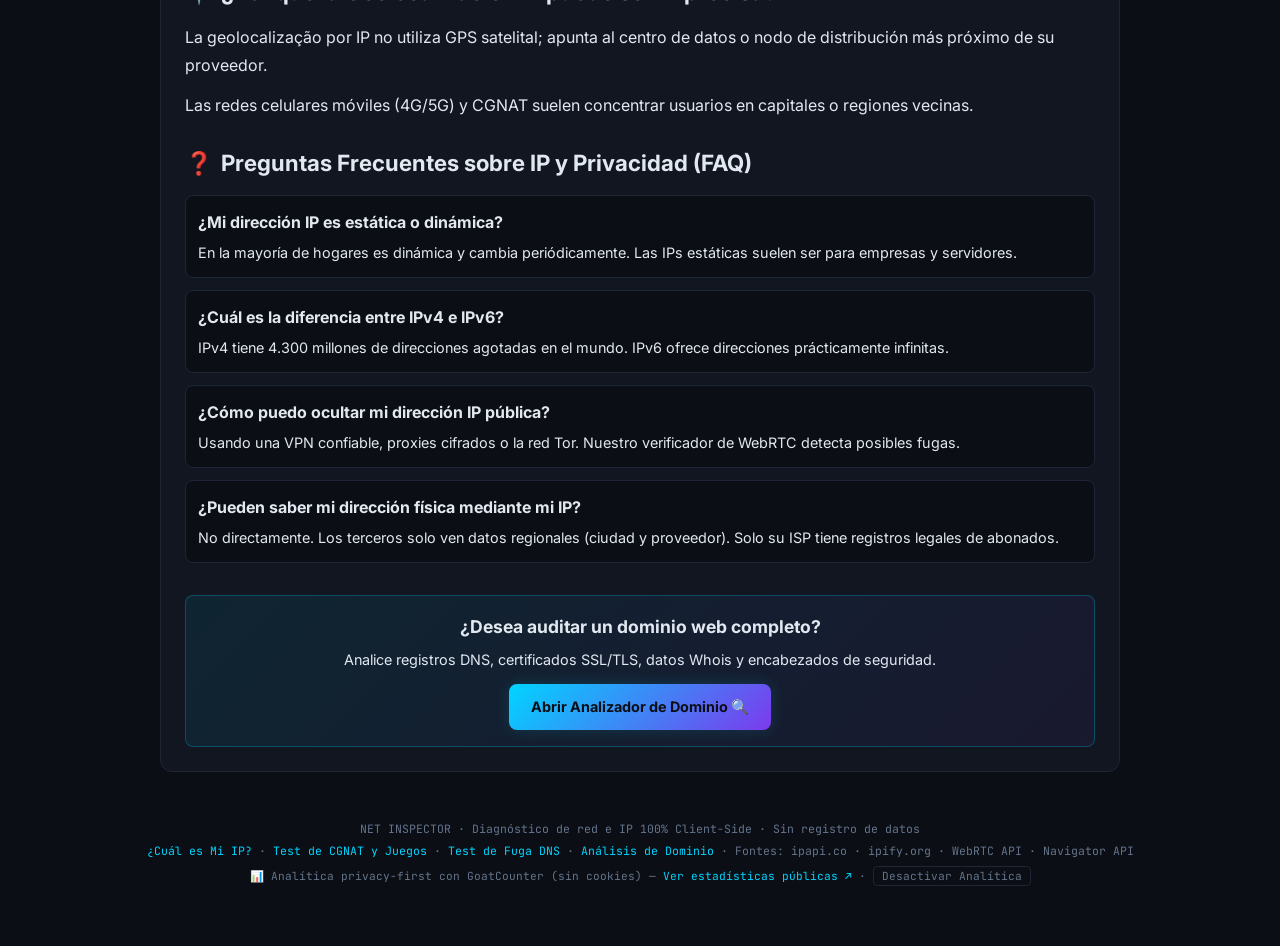
<file: es/index.html>
<!DOCTYPE html>
<html lang="es">
<head>
  <meta charset="UTF-8">
  <meta name="viewport" content="width=device-width, initial-scale=1.0">

  <!-- SEO Meta Tags -->
  <title>¿Cuál es Mi IP Pública? Consulta tu IP, ISP y Ubicación | NET INSPECTOR</title>
  <meta name="description" content="Descubre al instante tu dirección IPv4 e IPv6 pública, proveedor de internet (ISP), ASN, geolocalización y prueba de fuga WebRTC. 100% gratis y privado.">
  <meta name="keywords" content="cual es mi ip, mi ip publica, ver mi ip, ipv4 ipv6, proveedor internet isp, geolocalizacion ip, webrtc leak test, net inspector">
  <meta name="author" content="NET INSPECTOR">
  <meta name="robots" content="index, follow">
  <link rel="canonical" href="https://netinspector.net/es/">

  <!-- Hreflang Tags para SEO Internacional -->
  <link rel="alternate" hreflang="x-default" href="https://netinspector.net/">
  <link rel="alternate" hreflang="pt" href="https://netinspector.net/">
  <link rel="alternate" hreflang="en" href="https://netinspector.net/en/">
  <link rel="alternate" hreflang="es" href="https://netinspector.net/es/">
  <link rel="alternate" hreflang="fr" href="https://netinspector.net/?lang=fr">
  <link rel="alternate" hreflang="de" href="https://netinspector.net/?lang=de">
  <link rel="alternate" hreflang="it" href="https://netinspector.net/?lang=it">
  <link rel="alternate" hreflang="ja" href="https://netinspector.net/?lang=ja">
  <link rel="alternate" hreflang="zh" href="https://netinspector.net/?lang=zh">
  <link rel="alternate" hreflang="ru" href="https://netinspector.net/?lang=ru">
  <link rel="alternate" hreflang="ar" href="https://netinspector.net/?lang=ar">

  <!-- Open Graph / Facebook -->
  <meta property="og:type" content="website">
  <meta property="og:url" content="https://netinspector.net/es/">
  <meta property="og:title" content="¿Cuál es Mi IP Pública? Consulta tu IP, ISP y Ubicación">
  <meta property="og:description" content="Verifica tu IP pública, ISP, ASN y geolocalización en tiempo real sin rastreo. Análisis rápido y 100% client-side.">
  <meta property="og:image" content="https://netinspector.net/og-image.png">

  <!-- Twitter Card -->
  <meta name="twitter:card" content="summary_large_image">
  <meta name="twitter:url" content="https://netinspector.net/es/">
  <meta name="twitter:title" content="¿Cuál es Mi IP Pública? Consulta tu IP, ISP y Ubicación">
  <meta name="twitter:description" content="Verifica tu IP pública, ISP, ASN y geolocalización en tiempo real sin rastreo. Análisis rápido y 100% client-side.">
  <meta name="twitter:image" content="https://netinspector.net/og-image.png">
  <meta property="og:image:width" content="1200">
  <meta property="og:image:height" content="630">

  <!-- Favicon -->
  <link rel="icon" type="image/svg+xml" href="../favicon.svg">
  <link rel="alternate icon" href="../favicon.ico">

  <!-- Google Fonts Optimization -->
  <link rel="preconnect" href="https://fonts.googleapis.com">
  <link rel="preconnect" href="https://fonts.gstatic.com" crossorigin>
  <link rel="stylesheet" href="https://fonts.googleapis.com/css2?family=JetBrains+Mono:wght@300;400;600;700&family=Inter:wght@300;400;500;600&display=swap">

  <!-- Design System CSS -->
  <link rel="stylesheet" href="../style.css">

  <!-- Schema.org JSON-LD para IA e Search Engines -->
  <script type="application/ld+json">
  {
    "@context": "https://schema.org",
    "@graph": [
      {
        "@type": "WebApplication",
        "@id": "https://netinspector.net/es/#webapp",
        "name": "Cuál es Mi IP — NET INSPECTOR",
        "alternateName": "Verificador de IP Pública e ISP",
        "url": "https://netinspector.net/es/",
        "description": "Descubra instantaneamente seu endereço IP público, provedor (ISP), geolocalização e teste de vazamento WebRTC.",
        "applicationCategory": "UtilityApplication",
        "operatingSystem": "Any",
        "browserRequirements": "Requires JavaScript",
        "offers": {
          "@type": "Offer",
          "price": "0",
          "priceCurrency": "BRL"
        },
        "featureList": "Detección de IPv4, Detección de IPv6, Consulta de ISP y ASN, Geolocalización de IP, Test de Fuga WebRTC",
        "inLanguage": "es-ES"
      },
      {
        "@type": "FAQPage",
        "@id": "https://netinspector.net/es/#faq",
        "mainEntity": [
          {
            "@type": "Question",
            "name": "O que é um endereço IP público?",
            "acceptedAnswer": {
              "@type": "Answer",
              "text": "O endereço IP público é o identificador numérico exclusivo atribuído ao seu roteador pelo provedor de internet (ISP). É o endereço pelo qual todos os servidores e serviços na internet reconhecem seu dispositivo durante a navegação."
            }
          },
          {
            "@type": "Question",
            "name": "Meu endereço IP é estático ou dinâmico?",
            "acceptedAnswer": {
              "@type": "Answer",
              "text": "Na maioria das conexões residenciais, o IP é dinâmico, o que significa que ele muda periodicamente ou toda vez que o modem/roteador é reiniciado. Conexões empresariais ou servidores frequentemente contratam IPs fixos (estáticos)."
            }
          },
          {
            "@type": "Question",
            "name": "Qual é a diferença entre IPv4 e IPv6?",
            "acceptedAnswer": {
              "@type": "Answer",
              "text": "O IPv4 utiliza formato de 32 bits (ex: 192.168.0.1) permitindo cerca de 4,3 bilhões de endereços únicos, que já se esgotaram mundialmente. O IPv6 é o protocolo moderno de 128 bits (ex: 2001:0db8:85a3::8a2e:0370:7334), oferecendo um suprimento praticamente infinito de combinações."
            }
          },
          {
            "@type": "Question",
            "name": "Como posso ocultar ou mascarar meu endereço IP público?",
            "acceptedAnswer": {
              "@type": "Answer",
              "text": "Você pode mascarar seu IP utilizando uma rede virtual privada (VPN), navegando através da rede Tor, ou configurando um servidor proxy confiável. O NET INSPECTOR inclui testes automáticos de WebRTC para certificar que seu IP real não está vazando."
            }
          },
          {
            "@type": "Question",
            "name": "Por que a localização estimada no mapa não é exatamente o meu endereço?",
            "acceptedAnswer": {
              "@type": "Answer",
              "text": "A geolocalização por IP reflete o ponto de distribuição ou datacenter do seu provedor de internet (ISP), e não as coordenadas físicas ou GPS do seu dispositivo. É comum que aponte para bairros próximos ou para a capital do seu estado."
            }
          }
        ]
      }
    ]
  }
  </script>

  <!-- Analytics Privacy-First (Sem cookies / LGPD & GDPR compliant) -->
  <script data-goatcounter="https://netinspector.goatcounter.com/count"
          async src="//gc.zgo.at/count.js"></script>

  <!-- Microsoft Clarity -->
  <script type="text/javascript">
      (function(c,l,a,r,i,t,y){
          c[a]=c[a]||function(){(c[a].q=c[a].q||[]).push(arguments)};
          t=l.createElement(r);t.async=1;t.src="https://www.clarity.ms/tag/"+i;
          y=l.getElementsByTagName(r)[0];y.parentNode.insertBefore(t,y);
      })(window, document, "clarity", "script", "zf2n37rcc2");
  </script>

  <!-- Script da Aplicação compartilhado -->
  <script src="../app.js" defer></script>
</head>
<body data-page="home">

<header id="main-header"></header>

<main>
  <!-- Hero Section -->
  <div class="hero">
    <h1 class="hero-label" id="hero-label" data-i18n="hero_ip_label">Su Dirección IP Pública</h1>
    <div id="hero-ip"><span class="spin"></span></div>
    <div style="margin-top:var(--spacing-sm);">
      <button type="button" id="copy-ip-btn" onclick="copyPublicIp()" class="btn-secondary" style="background:rgba(0,212,255,0.1);border:1px solid rgba(0,212,255,0.3);color:var(--color-accent);padding:6px 14px;border-radius:9999px;font-family:var(--font-mono);font-size:0.78rem;cursor:pointer;transition:all 0.2s;">
        📋 <span data-i18n="btn_copy_ip">Copiar Mi IP</span>
      </button>
    </div>
  </div>

  <!-- Grid de Cards Filtrada (ISP, Localização, IP, Log) -->
  <div class="grid" id="cards-container"></div>

  <!-- Artigo Rico e Otimizado para SEO -->
  <article style="max-width:960px;margin:var(--spacing-2xl) auto 0;padding:var(--spacing-xl);background:var(--color-bg-surface);border:1px solid var(--color-border);border-radius:var(--radius-lg);line-height:1.75;color:var(--color-text-secondary);">
    <h2 style="font-size:1.4rem;color:var(--color-text-primary);margin-bottom:var(--spacing-md);display:flex;align-items:center;gap:var(--spacing-sm);">
      <span>🌐</span> <span data-i18n="art_ip_title">¿Qué es una Dirección IP Pública?</span>
    </h2>
    <p style="margin-bottom:var(--spacing-md);" data-i18n="art_ip_p1">La dirección IP es el identificador numérico que define su punto de conexión a Internet, permitiendo el intercambio seguro de datos con servidores web y aplicaciones.</p>
    <p style="margin-bottom:var(--spacing-xl);" data-i18n="art_ip_p2">Existen dos versiones principales: IPv4 (cuatro números separados por puntos) e IPv6 (128 bits hexadecimales). NET INSPECTOR detecta ambos protocolos.</p>

    <h2 style="font-size:1.4rem;color:var(--color-text-primary);margin-bottom:var(--spacing-md);display:flex;align-items:center;gap:var(--spacing-sm);">
      <span>🏢</span> <span data-i18n="art_isp_title">¿Cómo identifica NET INSPECTOR a su ISP?</span>
    </h2>
    <p style="margin-bottom:var(--spacing-md);" data-i18n="art_isp_p1">Los bloques de IP se delegan a operadores a través de Sistemas Autónomos (ASN). NET INSPECTOR consulta tablas de enrutamiento BGP públicas para identificar a su operador.</p>
    <p style="margin-bottom:var(--spacing-xl);" data-i18n="art_isp_p2">Al consultar su IP, mostramos con precisión el nombre de su proveedor de Internet y el número ASN asignado.</p>

    <h2 style="font-size:1.4rem;color:var(--color-text-primary);margin-bottom:var(--spacing-md);display:flex;align-items:center;gap:var(--spacing-sm);">
      <span>📍</span> <span data-i18n="art_geo_title">¿Por qué la Geolocalización IP puede ser Imprecisa?</span>
    </h2>
    <p style="margin-bottom:var(--spacing-md);" data-i18n="art_geo_p1">La geolocalização por IP no utiliza GPS satelital; apunta al centro de datos o nodo de distribución más próximo de su proveedor.</p>
    <p style="margin-bottom:var(--spacing-xl);" data-i18n="art_geo_p2">Las redes celulares móviles (4G/5G) y CGNAT suelen concentrar usuarios en capitales o regiones vecinas.</p>

    <h2 style="font-size:1.4rem;color:var(--color-text-primary);margin-bottom:var(--spacing-md);display:flex;align-items:center;gap:var(--spacing-sm);">
      <span>❓</span> <span data-i18n="art_faq_title">Preguntas Frecuentes sobre IP y Privacidad (FAQ)</span>
    </h2>

    <div style="display:flex;flex-direction:column;gap:var(--spacing-md);">
      <div style="padding:var(--spacing-md);background:var(--color-bg-primary);border:1px solid var(--color-border);border-radius:var(--radius-md);">
        <strong style="color:var(--color-text-primary);display:block;margin-bottom:var(--spacing-xs);" data-i18n="faq_q1">¿Mi dirección IP es estática o dinámica?</strong>
        <p style="font-size:0.9rem;margin:0;" data-i18n="faq_a1">En la mayoría de hogares es dinámica y cambia periódicamente. Las IPs estáticas suelen ser para empresas y servidores.</p>
      </div>

      <div style="padding:var(--spacing-md);background:var(--color-bg-primary);border:1px solid var(--color-border);border-radius:var(--radius-md);">
        <strong style="color:var(--color-text-primary);display:block;margin-bottom:var(--spacing-xs);" data-i18n="faq_q2">¿Cuál es la diferencia entre IPv4 e IPv6?</strong>
        <p style="font-size:0.9rem;margin:0;" data-i18n="faq_a2">IPv4 tiene 4.300 millones de direcciones agotadas en el mundo. IPv6 ofrece direcciones prácticamente infinitas.</p>
      </div>

      <div style="padding:var(--spacing-md);background:var(--color-bg-primary);border:1px solid var(--color-border);border-radius:var(--radius-md);">
        <strong style="color:var(--color-text-primary);display:block;margin-bottom:var(--spacing-xs);" data-i18n="faq_q3">¿Cómo puedo ocultar mi dirección IP pública?</strong>
        <p style="font-size:0.9rem;margin:0;" data-i18n="faq_a3">Usando una VPN confiable, proxies cifrados o la red Tor. Nuestro verificador de WebRTC detecta posibles fugas.</p>
      </div>

      <div style="padding:var(--spacing-md);background:var(--color-bg-primary);border:1px solid var(--color-border);border-radius:var(--radius-md);">
        <strong style="color:var(--color-text-primary);display:block;margin-bottom:var(--spacing-xs);" data-i18n="faq_q4">¿Pueden saber mi dirección física mediante mi IP?</strong>
        <p style="font-size:0.9rem;margin:0;" data-i18n="faq_a4">No directamente. Los terceros solo ven datos regionales (ciudad y proveedor). Solo su ISP tiene registros legales de abonados.</p>
      </div>
    </div>

    <!-- CTA para o Analisador de Domínio -->
    <div style="margin-top:var(--spacing-2xl);padding:var(--spacing-lg);background:linear-gradient(135deg, rgba(0,212,255,0.08), rgba(124,58,237,0.08));border:1px solid var(--color-border-hover);border-radius:var(--radius-md);text-align:center;">
      <h3 style="color:var(--color-text-primary);margin-bottom:var(--spacing-xs);font-size:1.1rem;" data-i18n="cta_domain_title">¿Desea auditar un dominio web completo?</h3>
      <p style="font-size:0.9rem;margin-bottom:var(--spacing-md);color:var(--color-text-secondary);" data-i18n="cta_domain_desc">Analice registros DNS, certificados SSL/TLS, datos Whois y encabezados de seguridad.</p>
      <a href="./domain.html" class="btn" style="display:inline-block;text-decoration:none;padding:10px 22px;background:var(--gradient-accent);color:var(--color-bg-primary);border-radius:var(--radius-md);font-weight:700;font-size:0.9rem;box-shadow:var(--shadow-glow);" data-i18n="cta_domain_btn">Abrir Analizador de Dominio 🔍</a>
    </div>
  </article>
</main>

<footer>
  <p data-i18n="footer_desc">NET INSPECTOR · Diagnóstico de red e IP 100% Client-Side · Sin registro de datos</p>
  <p style="margin-top:4px">
    <a href="./index.html" style="color:var(--color-accent);text-decoration:none;" data-i18n="footer_link_ip">¿Cuál es Mi IP?</a> · 
    <a href="./cgnat.html" style="color:var(--color-accent);text-decoration:none;" data-i18n="footer_link_cgnat">Test de CGNAT y Juegos</a> · 
    <a href="./dns-leak.html" style="color:var(--color-accent);text-decoration:none;" data-i18n="footer_link_dnsleak">Test de Fuga DNS</a> · 
    <a href="./domain.html" style="color:var(--color-accent);text-decoration:none;" data-i18n="footer_link_domain">Análisis de Dominio</a> · 
    Fontes: ipapi.co · ipify.org · WebRTC API · Navigator API
  </p>
  <p style="margin-top:6px;font-size:0.7rem;color:var(--color-text-muted);">
    <span data-i18n="footer_analytics">📊 Analítica privacy-first con GoatCounter (sin cookies) —</span> 
    <a href="https://netinspector.goatcounter.com/" target="_blank" rel="noopener" style="color:var(--color-accent);text-decoration:none;" data-i18n="footer_stats">Ver estadísticas públicas ↗</a> · 
    <button id="analytics-optout-btn" onclick="toggleAnalytics()" class="optout-btn" data-i18n="btn_optout_off">Desactivar Analítica</button>
  </p>
</footer>

</body>
</html>
</file>
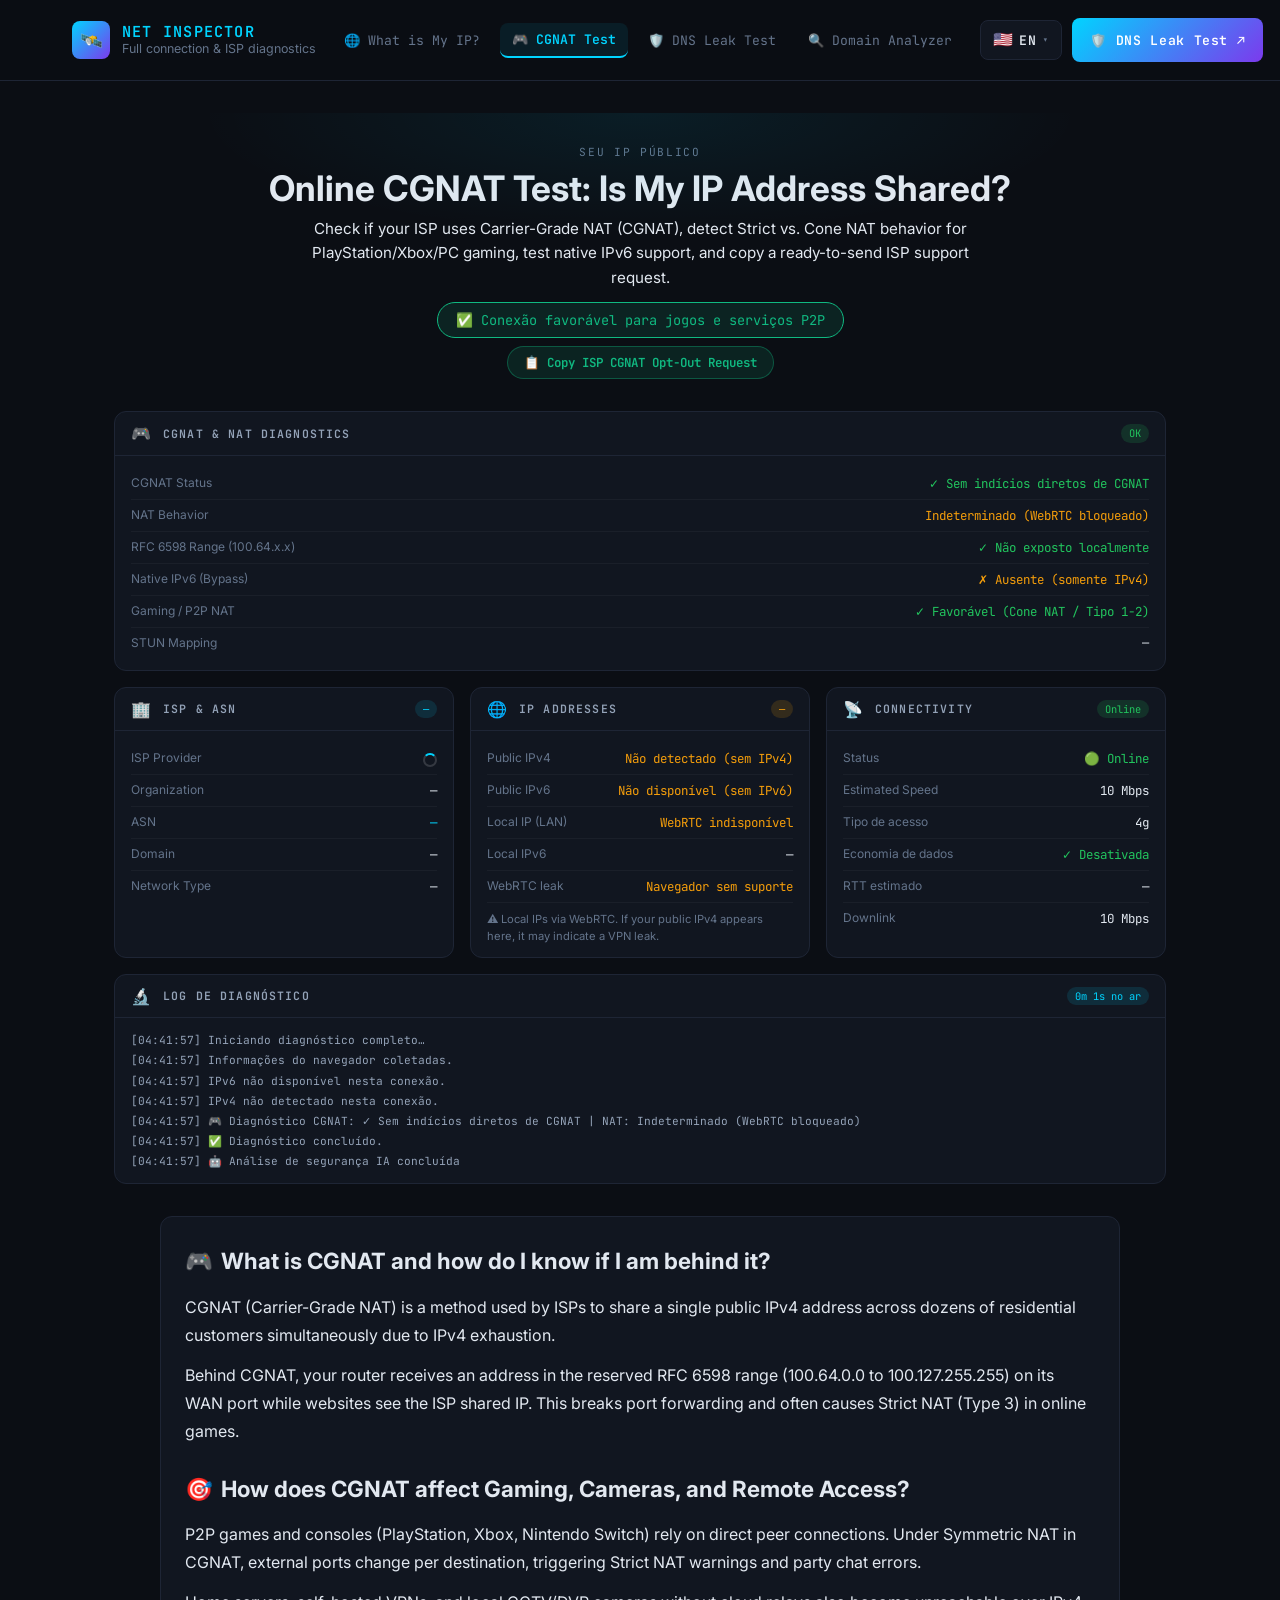
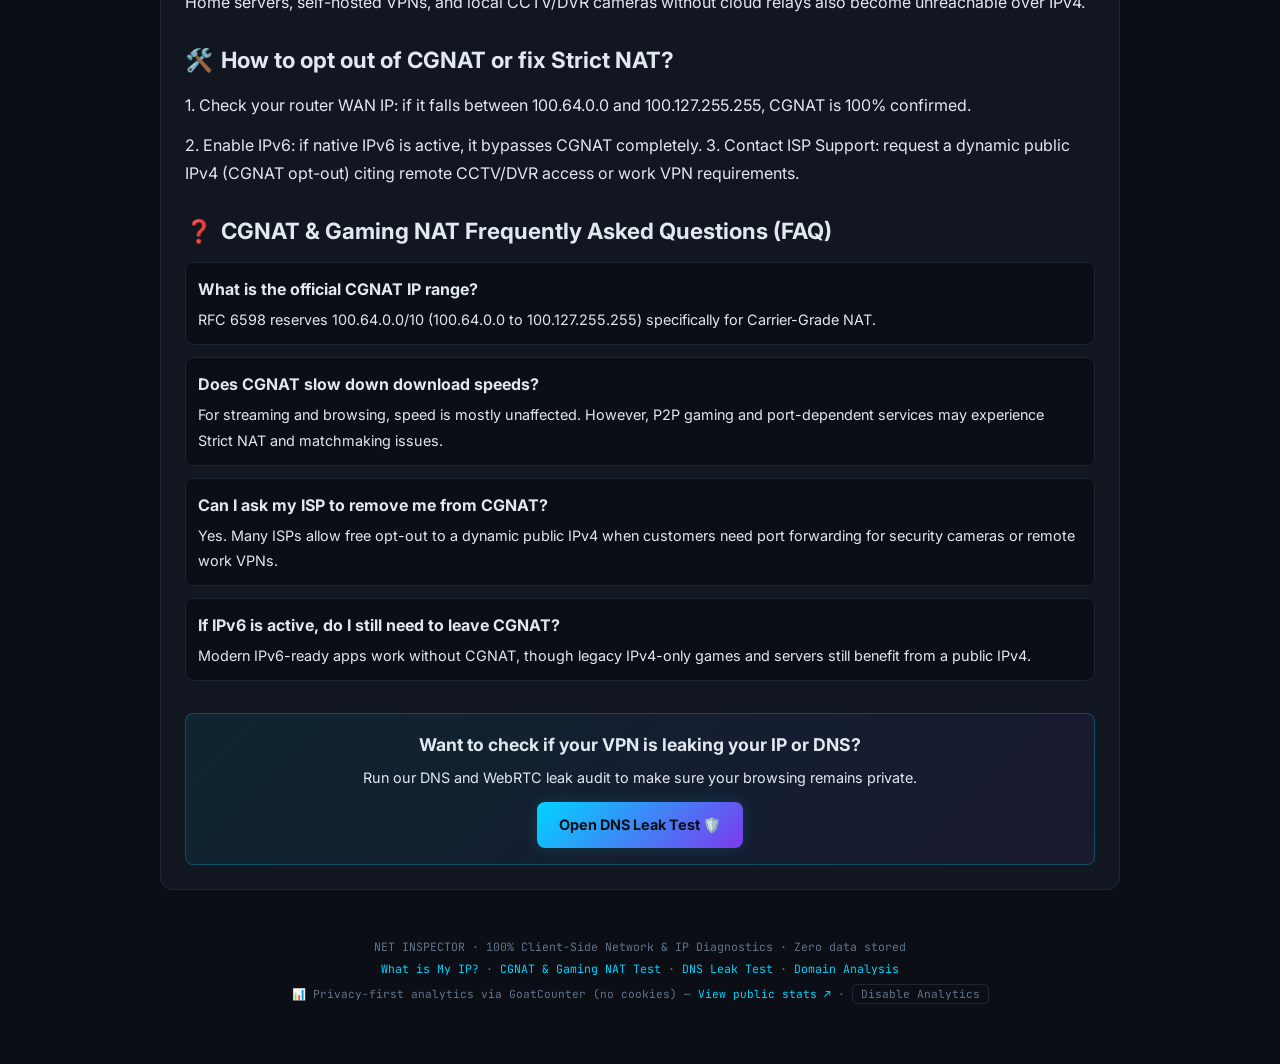
<file: cgnat.html>
<!DOCTYPE html>
<html lang="pt-BR">
<head>
  <meta charset="UTF-8">
  <meta name="viewport" content="width=device-width, initial-scale=1.0">

  <!-- SEO Meta Tags -->
  <title>Teste de CGNAT Online e NAT para Jogos — Meu IP é Compartilhado? | NET INSPECTOR</title>
  <meta name="description" content="Descubra se o seu provedor de internet usa CGNAT (RFC 6598 - 100.64.x.x), verifique se seu NAT é Estrito ou Cone em jogos (PS5, Xbox, PC), teste IPv6 nativo e copie o texto pronto para pedir a remoção.">
  <meta name="keywords" content="teste cgnat, como saber se estou em cgnat, verificar cgnat online, nat estrito jogos, ip compartilhado rfc 6598, sair do cgnat claro vivo tim, teste ipv6, cgnat checker, net inspector">
  <meta name="author" content="NET INSPECTOR">
  <meta name="robots" content="index, follow">
  <link rel="canonical" href="https://netinspector.net/cgnat.html">

  <!-- Hreflang Tags para SEO Internacional -->
  <link rel="alternate" hreflang="x-default" href="https://netinspector.net/cgnat.html">
  <link rel="alternate" hreflang="pt" href="https://netinspector.net/cgnat.html">
  <link rel="alternate" hreflang="en" href="https://netinspector.net/en/cgnat.html">
  <link rel="alternate" hreflang="es" href="https://netinspector.net/es/cgnat.html">
  <link rel="alternate" hreflang="fr" href="https://netinspector.net/cgnat.html?lang=fr">
  <link rel="alternate" hreflang="de" href="https://netinspector.net/cgnat.html?lang=de">
  <link rel="alternate" hreflang="it" href="https://netinspector.net/cgnat.html?lang=it">
  <link rel="alternate" hreflang="ja" href="https://netinspector.net/cgnat.html?lang=ja">
  <link rel="alternate" hreflang="zh" href="https://netinspector.net/cgnat.html?lang=zh">
  <link rel="alternate" hreflang="ru" href="https://netinspector.net/cgnat.html?lang=ru">
  <link rel="alternate" hreflang="ar" href="https://netinspector.net/cgnat.html?lang=ar">

  <!-- Open Graph / Facebook -->
  <meta property="og:type" content="website">
  <meta property="og:url" content="https://netinspector.net/cgnat.html">
  <meta property="og:title" content="Teste de CGNAT Online e NAT para Jogos — Meu IP é Compartilhado?">
  <meta property="og:description" content="Verifique se sua internet está atrás de CGNAT (100.64.x.x), analise NAT Simétrico/Cone para jogos, IPv6 nativo e gere a solicitação para o suporte da operadora.">
  <meta property="og:image" content="https://netinspector.net/og-image.png">
  <meta property="og:image:width" content="1200">
  <meta property="og:image:height" content="630">

  <!-- Twitter Card -->
  <meta name="twitter:card" content="summary_large_image">
  <meta name="twitter:url" content="https://netinspector.net/cgnat.html">
  <meta name="twitter:title" content="Teste de CGNAT Online e NAT para Jogos — NET INSPECTOR">
  <meta name="twitter:description" content="Verifique se seu provedor usa CGNAT, detecte NAT Estrito para jogos e teste IPv6 nativo 100% no navegador.">
  <meta name="twitter:image" content="https://netinspector.net/og-image.png">

  <!-- Favicon -->
  <link rel="icon" type="image/svg+xml" href="./favicon.svg">
  <link rel="alternate icon" href="./favicon.ico">

  <!-- Google Fonts Optimization -->
  <link rel="preconnect" href="https://fonts.googleapis.com">
  <link rel="preconnect" href="https://fonts.gstatic.com" crossorigin>
  <link rel="stylesheet" href="https://fonts.googleapis.com/css2?family=JetBrains+Mono:wght@300;400;600;700&family=Inter:wght@300;400;500;600&display=swap">

  <!-- Design System CSS -->
  <link rel="stylesheet" href="./style.css">

  <!-- Schema.org JSON-LD para IA e Search Engines -->
  <script type="application/ld+json">
  {
    "@context": "https://schema.org",
    "@graph": [
      {
        "@type": "WebApplication",
        "@id": "https://netinspector.net/cgnat.html#webapp",
        "name": "Teste de CGNAT & NAT para Jogos — NET INSPECTOR",
        "alternateName": "CGNAT Checker & Gaming NAT Diagnostic",
        "url": "https://netinspector.net/cgnat.html",
        "description": "Ferramenta online gratuita para detectar CGNAT (RFC 6598), comportamento de NAT Simétrico vs. Cone via STUN e disponibilidade de IPv6 nativo.",
        "applicationCategory": "UtilityApplication",
        "operatingSystem": "Any",
        "browserRequirements": "Requires JavaScript",
        "offers": {
          "@type": "Offer",
          "price": "0",
          "priceCurrency": "BRL"
        },
        "featureList": "Detecção RFC 6598 (100.64.0.0/10), Teste de Comportamento NAT STUN (Cone vs Symmetric), Auditoria IPv6 Dual-Stack, Gerador de Solicitação para Provedor",
        "inLanguage": "pt-BR"
      },
      {
        "@type": "FAQPage",
        "@id": "https://netinspector.net/cgnat.html#faq",
        "mainEntity": [
          {
            "@type": "Question",
            "name": "Qual é a faixa de IP oficial do CGNAT?",
            "acceptedAnswer": {
              "@type": "Answer",
              "text": "A faixa oficial definida pela RFC 6598 é 100.64.0.0/10, que vai de 100.64.0.0 até 100.127.255.255. Alguns provedores também utilizam endereços privados como 10.x.x.x ou 172.16.x.x na interface WAN antes do IP público."
            }
          },
          {
            "@type": "Question",
            "name": "O CGNAT aumenta o ping ou deixa a internet mais lenta?",
            "acceptedAnswer": {
              "@type": "Answer",
              "text": "Para streaming e navegação comum não altera a velocidade de download. Porém, em jogos P2P e consoles, a tradução extra e o bloqueio de portas podem causar NAT Estrito e falhas de conexão."
            }
          },
          {
            "@type": "Question",
            "name": "Posso pedir para o provedor retirar minha conexão do CGNAT?",
            "acceptedAnswer": {
              "@type": "Answer",
              "text": "Sim. A maioria dos provedores faz a remoção gratuita (rollback) para IPv4 público dinâmico quando o cliente informa necessidade técnica, como acesso remoto a câmeras de segurança CFTV/DVR ou VPN de trabalho."
            }
          },
          {
            "@type": "Question",
            "name": "Se eu tiver IPv6 funcionando, preciso sair do CGNAT?",
            "acceptedAnswer": {
              "@type": "Answer",
              "text": "Para serviços modernos compatíveis com IPv6, não é necessário, pois o IPv6 não usa CGNAT. Contudo, muitos jogos e servidores ainda dependem exclusivamente de IPv4."
            }
          }
        ]
      }
    ]
  }
  </script>

  <!-- Analytics Privacy-First (Sem cookies / LGPD & GDPR compliant) -->
  <script data-goatcounter="https://netinspector.goatcounter.com/count"
          async src="//gc.zgo.at/count.js"></script>

  <!-- Microsoft Clarity -->
  <script type="text/javascript">
      (function(c,l,a,r,i,t,y){
          c[a]=c[a]||function(){(c[a].q=c[a].q||[]).push(arguments)};
          t=l.createElement(r);t.async=1;t.src="https://www.clarity.ms/tag/"+i;
          y=l.getElementsByTagName(r)[0];y.parentNode.insertBefore(t,y);
      })(window, document, "clarity", "script", "zf2n37rcc2");
  </script>

  <!-- Script da Aplicação compartilhado -->
  <script src="./app.js" defer></script>
</head>
<body data-page="cgnat">

<header id="main-header"></header>

<main>
  <!-- Hero Section -->
  <div class="hero">
    <div class="hero-label" id="hero-label" data-i18n="cgnat_hero_badge">Diagnóstico de Rede, IPv6 &amp; Jogos Online</div>
    <h1 style="font-size:clamp(1.5rem, 4vw, 2.2rem);color:var(--color-text-primary);margin:var(--spacing-sm) 0;font-weight:700;" data-i18n="cgnat_hero_title">
      Teste de CGNAT Online: Meu IP é Compartilhado?
    </h1>
    <p style="max-width:700px;margin:0 auto var(--spacing-md);color:var(--color-text-secondary);font-size:0.95rem;line-height:1.6;" data-i18n="cgnat_hero_desc">
      Descubra se o seu provedor usa CGNAT (Carrier-Grade NAT), verifique o tipo de NAT para jogos (PlayStation, Xbox, PC), teste seu IPv6 nativo e copie o texto pronto para pedir remoção ao suporte.
    </p>
    <div id="cgnat-hero-status" style="display:inline-flex;align-items:center;gap:8px;padding:8px 18px;border-radius:9999px;background:rgba(0,212,255,0.1);border:1px solid rgba(0,212,255,0.3);font-family:var(--font-mono);font-size:0.85rem;color:var(--color-accent);">
      <span class="spin"></span> <span>Analisando NAT e comportamento STUN...</span>
    </div>
    <div style="margin-top:var(--spacing-sm);display:flex;justify-content:center;gap:10px;flex-wrap:wrap;">
      <button type="button" id="copy-cgnat-btn" onclick="copyCgnatSupportText()" style="display:none;background:rgba(16,185,129,0.12);border:1px solid rgba(16,185,129,0.35);color:#10b981;padding:7px 16px;border-radius:9999px;font-family:var(--font-mono);font-size:0.78rem;font-weight:600;cursor:pointer;" data-i18n="cgnat_btn_copy_isp">
        📋 Copiar Pedido de Saída do CGNAT
      </button>
    </div>
  </div>

  <!-- Grid de Cards Filtrada (CGNAT, ISP, IP, Conectividade, Log) -->
  <div class="grid" id="cards-container"></div>

  <!-- Artigo Rico e Otimizado para SEO -->
  <article style="max-width:960px;margin:var(--spacing-2xl) auto 0;padding:var(--spacing-xl);background:var(--color-bg-surface);border:1px solid var(--color-border);border-radius:var(--radius-lg);line-height:1.75;color:var(--color-text-secondary);">
    <h2 style="font-size:1.4rem;color:var(--color-text-primary);margin-bottom:var(--spacing-md);display:flex;align-items:center;gap:var(--spacing-sm);">
      <span>🎮</span> <span data-i18n="cgnat_art1_title">O que é CGNAT e como saber se estou usando?</span>
    </h2>
    <p style="margin-bottom:var(--spacing-md);" data-i18n="cgnat_art1_p1">
      O CGNAT (Carrier-Grade NAT) é uma técnica usada por provedores de internet (Claro, Vivo, TIM, Oi e provedores regionais de fibra) para compartilhar um único endereço IPv4 público entre dezenas de clientes simultaneamente, devido ao esgotamento dos endereços IPv4.
    </p>
    <p style="margin-bottom:var(--spacing-xl);" data-i18n="cgnat_art1_p2">
      Quando sua conexão está atrás de um CGNAT, o roteador recebe um endereço da faixa reservada RFC 6598 (100.64.0.0 até 100.127.255.255) na porta WAN, enquanto os sites enxergam o IP compartilhado do provedor. Isso impede redirecionamento de portas e gera NAT Estrito (Tipo 3) em jogos.
    </p>

    <h2 style="font-size:1.4rem;color:var(--color-text-primary);margin-bottom:var(--spacing-md);display:flex;align-items:center;gap:var(--spacing-sm);">
      <span>🎯</span> <span data-i18n="cgnat_art2_title">Como o CGNAT afeta Jogos, Câmeras e Acesso Remoto?</span>
    </h2>
    <p style="margin-bottom:var(--spacing-md);" data-i18n="cgnat_art2_p1">
      Jogos P2P e consoles (PlayStation, Xbox, Nintendo Switch) dependem de conexões diretas entre jogadores. No CGNAT com NAT Simétrico, o roteador da operadora muda constantemente a porta externa usada em cada servidor, gerando erro de NAT Estrito e falhas em chat de voz.
    </p>
    <p style="margin-bottom:var(--spacing-xl);" data-i18n="cgnat_art2_p2">
      Além disso, servidores caseiros, acesso remoto via VPN própria, câmeras de segurança DVR/NVR sem nuvem e sistemas corporativos deixam de ficar acessíveis externamente via IPv4.
    </p>

    <h2 style="font-size:1.4rem;color:var(--color-text-primary);margin-bottom:var(--spacing-md);display:flex;align-items:center;gap:var(--spacing-sm);">
      <span>🛠️</span> <span data-i18n="cgnat_art3_title">Como sair do CGNAT ou resolver o problema?</span>
    </h2>
    <p style="margin-bottom:var(--spacing-md);" data-i18n="cgnat_art3_p1">
      1. Confira no roteador: acesse o painel do modem e olhe o "IP da WAN". Se começar entre 100.64.x.x e 100.127.x.x, você está 100% em CGNAT.
    </p>
    <p style="margin-bottom:var(--spacing-xl);" data-i18n="cgnat_art3_p2">
      2. Use IPv6 nativo: se o teste mostrar IPv6 ativo, ele não passa por CGNAT. 3. Peça o Rollback ao Provedor: entre em contato com o suporte técnico solicitando IPv4 público dinâmico (saída do CGNAT) para uso de câmeras CFTV/DVR ou VPN de trabalho.
    </p>

    <h2 style="font-size:1.4rem;color:var(--color-text-primary);margin-bottom:var(--spacing-md);display:flex;align-items:center;gap:var(--spacing-sm);">
      <span>❓</span> <span data-i18n="cgnat_faq_title">Perguntas Frequentes sobre CGNAT e NAT (FAQ)</span>
    </h2>

    <div style="display:flex;flex-direction:column;gap:var(--spacing-md);">
      <div style="padding:var(--spacing-md);background:var(--color-bg-primary);border:1px solid var(--color-border);border-radius:var(--radius-md);">
        <strong style="color:var(--color-text-primary);display:block;margin-bottom:var(--spacing-xs);" data-i18n="cgnat_faq_q1">Qual é a faixa de IP oficial do CGNAT?</strong>
        <p style="font-size:0.9rem;margin:0;" data-i18n="cgnat_faq_a1">A faixa oficial definida pela RFC 6598 é 100.64.0.0/10 (de 100.64.0.0 até 100.127.255.255). Alguns provedores também usam 10.x.x.x ou 172.16.x.x na WAN antes do IP público.</p>
      </div>

      <div style="padding:var(--spacing-md);background:var(--color-bg-primary);border:1px solid var(--color-border);border-radius:var(--radius-md);">
        <strong style="color:var(--color-text-primary);display:block;margin-bottom:var(--spacing-xs);" data-i18n="cgnat_faq_q2">O CGNAT aumenta o ping ou deixa a internet mais lenta?</strong>
        <p style="font-size:0.9rem;margin:0;" data-i18n="cgnat_faq_a2">Para streaming e navegação comum não altera a velocidade. Porém, em jogos P2P, a tradução extra e o bloqueio de portas podem causar NAT Estrito e falhas de conexão em lobbies.</p>
      </div>

      <div style="padding:var(--spacing-md);background:var(--color-bg-primary);border:1px solid var(--color-border);border-radius:var(--radius-md);">
        <strong style="color:var(--color-text-primary);display:block;margin-bottom:var(--spacing-xs);" data-i18n="cgnat_faq_q3">Posso pedir para o provedor retirar minha conexão do CGNAT?</strong>
        <p style="font-size:0.9rem;margin:0;" data-i18n="cgnat_faq_a3">Sim. A maioria dos provedores faz a remoção gratuita (rollback) para IPv4 público dinâmico quando o cliente informa necessidade técnica, como acesso remoto a câmeras ou VPN.</p>
      </div>

      <div style="padding:var(--spacing-md);background:var(--color-bg-primary);border:1px solid var(--color-border);border-radius:var(--radius-md);">
        <strong style="color:var(--color-text-primary);display:block;margin-bottom:var(--spacing-xs);" data-i18n="cgnat_faq_q4">Se eu tiver IPv6 funcionando, preciso sair do CGNAT?</strong>
        <p style="font-size:0.9rem;margin:0;" data-i18n="cgnat_faq_a4">Para serviços compatíveis com IPv6, não. Contudo, muitos jogos e servidores ainda dependem exclusivamente de IPv4, tornando a remoção útil para quem joga online.</p>
      </div>
    </div>

    <!-- CTA para DNS Leak -->
    <div style="margin-top:var(--spacing-2xl);padding:var(--spacing-lg);background:linear-gradient(135deg, rgba(0,212,255,0.08), rgba(124,58,237,0.08));border:1px solid var(--color-border-hover);border-radius:var(--radius-md);text-align:center;">
      <h3 style="color:var(--color-text-primary);margin-bottom:var(--spacing-xs);font-size:1.1rem;" data-i18n="cgnat_cta_title">Quer testar se sua VPN está vazando seu IP ou DNS?</h3>
      <p style="font-size:0.9rem;margin-bottom:var(--spacing-md);color:var(--color-text-secondary);" data-i18n="cgnat_cta_desc">Execute nossa auditoria de vazamento de DNS e WebRTC para garantir navegação anônima e protegida.</p>
      <a href="./dns-leak.html" class="btn" style="display:inline-block;text-decoration:none;padding:10px 22px;background:var(--gradient-accent);color:var(--color-bg-primary);border-radius:var(--radius-md);font-weight:700;font-size:0.9rem;box-shadow:var(--shadow-glow);" data-i18n="cgnat_cta_btn">Abrir Teste de Vazamento DNS 🛡️</a>
    </div>
  </article>
</main>

<footer>
  <p data-i18n="footer_desc">NET INSPECTOR · Diagnóstico de IP e Conexão 100% Client-Side · Nenhum dado é registrado</p>
  <p style="margin-top:4px">
    <a href="./index.html" style="color:var(--color-accent);text-decoration:none;" data-i18n="footer_link_ip">Qual é o Meu IP?</a> · 
    <a href="./cgnat.html" style="color:var(--color-accent);text-decoration:none;" data-i18n="footer_link_cgnat">Teste de CGNAT &amp; Jogos</a> · 
    <a href="./dns-leak.html" style="color:var(--color-accent);text-decoration:none;" data-i18n="footer_link_dnsleak">Teste de Vazamento DNS</a> · 
    <a href="./domain.html" style="color:var(--color-accent);text-decoration:none;" data-i18n="footer_link_domain">Análise de Domínio</a>
  </p>
  <p style="margin-top:6px;font-size:0.7rem;color:var(--color-text-muted);">
    <span data-i18n="footer_analytics">📊 Analytics privacy-first via GoatCounter (sem cookies) —</span> 
    <a href="https://netinspector.goatcounter.com/" target="_blank" rel="noopener" style="color:var(--color-accent);text-decoration:none;" data-i18n="footer_stats">Ver estatísticas públicas ↗</a> · 
    <button id="analytics-optout-btn" onclick="toggleAnalytics()" class="optout-btn" data-i18n="btn_optout_off">Desativar Analytics</button>
  </p>
</footer>

</body>
</html>
</file>
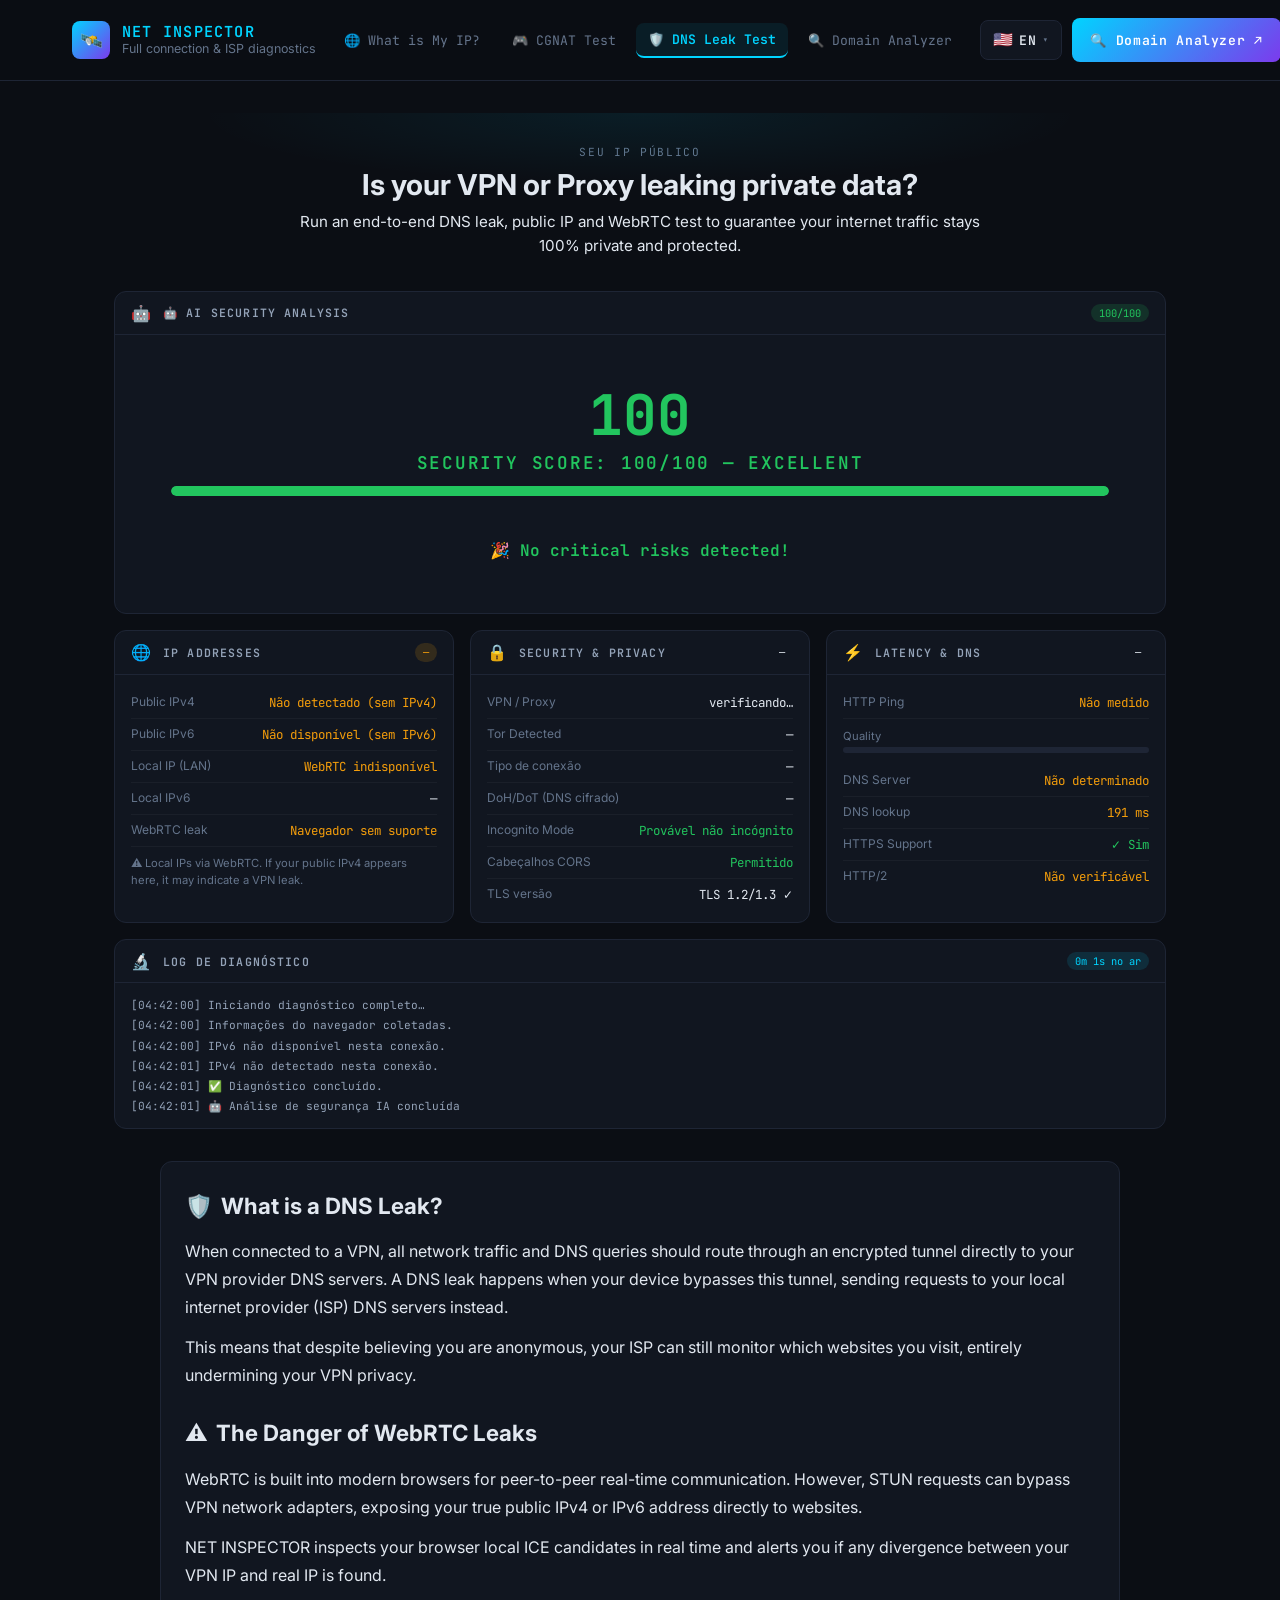
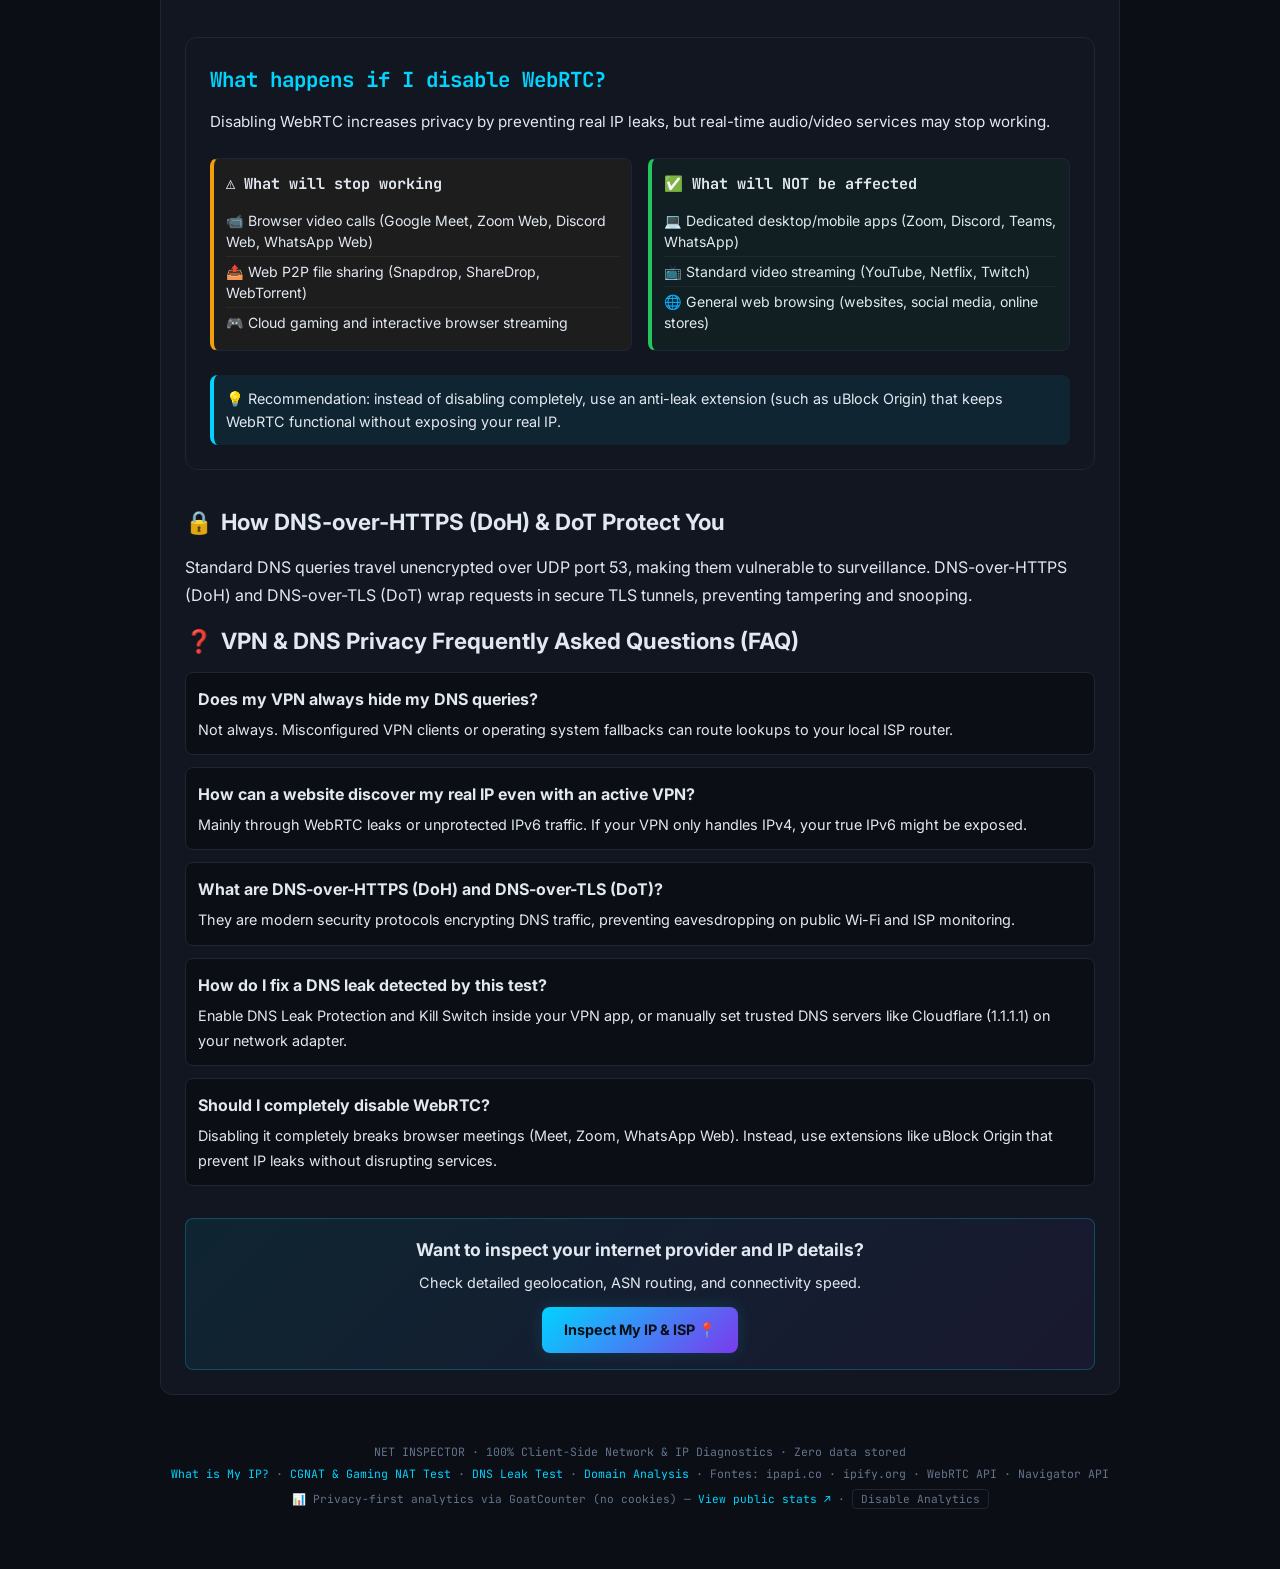
<file: dns-leak.html>
<!DOCTYPE html>
<html lang="pt-BR">
<head>
  <meta charset="UTF-8">
  <meta name="viewport" content="width=device-width, initial-scale=1.0">

  <!-- SEO Meta Tags -->
  <title>Teste de Vazamento DNS e WebRTC | Auditoria de VPN | NET INSPECTOR</title>
  <meta name="description" content="Verifique se sua VPN ou Proxy está vazando requisições DNS, IP real ou WebRTC. Teste gratuito, instantâneo e 100% client-side sem registro de dados.">
  <meta name="keywords" content="dns leak test, teste de vazamento dns, webrtc leak, verificar privacidade vpn, ip leak test, vpn leak, dns seguro, doh, dot, desabilitar webrtc, webrtc consequences, webrtc privacy impact, vazamento webrtc vpn">
  <meta name="author" content="NET INSPECTOR">
  <meta name="robots" content="index, follow">
  <link rel="canonical" href="https://netinspector.net/dns-leak.html">

  <!-- Hreflang Tags para SEO Internacional -->
  <link rel="alternate" hreflang="x-default" href="https://netinspector.net/dns-leak.html">
  <link rel="alternate" hreflang="pt" href="https://netinspector.net/dns-leak.html">
  <link rel="alternate" hreflang="en" href="https://netinspector.net/en/dns-leak.html">
  <link rel="alternate" hreflang="es" href="https://netinspector.net/es/dns-leak.html">
  <link rel="alternate" hreflang="fr" href="https://netinspector.net/dns-leak.html?lang=fr">
  <link rel="alternate" hreflang="de" href="https://netinspector.net/dns-leak.html?lang=de">
  <link rel="alternate" hreflang="it" href="https://netinspector.net/dns-leak.html?lang=it">
  <link rel="alternate" hreflang="ja" href="https://netinspector.net/dns-leak.html?lang=ja">
  <link rel="alternate" hreflang="zh" href="https://netinspector.net/dns-leak.html?lang=zh">
  <link rel="alternate" hreflang="ru" href="https://netinspector.net/dns-leak.html?lang=ru">
  <link rel="alternate" hreflang="ar" href="https://netinspector.net/dns-leak.html?lang=ar">

  <!-- Open Graph / Facebook -->
  <meta property="og:type" content="website">
  <meta property="og:url" content="https://netinspector.net/dns-leak.html">
  <meta property="og:title" content="Teste de Vazamento DNS e WebRTC | Auditoria de VPN | NET INSPECTOR">
  <meta property="og:description" content="Verifique se sua VPN ou Proxy está vazando requisições DNS, IP real ou WebRTC. Teste gratuito e 100% client-side.">
  <meta property="og:image" content="https://netinspector.net/og-image.png">

  <!-- Twitter Card -->
  <meta name="twitter:card" content="summary_large_image">
  <meta name="twitter:url" content="https://netinspector.net/dns-leak.html">
  <meta name="twitter:title" content="Teste de Vazamento DNS e WebRTC | Auditoria de VPN | NET INSPECTOR">
  <meta name="twitter:description" content="Verifique se sua VPN ou Proxy está vazando requisições DNS, IP real ou WebRTC. Teste gratuito e 100% client-side.">
  <meta name="twitter:image" content="https://netinspector.net/og-image.png">
  <meta property="og:image:width" content="1200">
  <meta property="og:image:height" content="630">

  <!-- Favicon -->
  <link rel="icon" type="image/svg+xml" href="./favicon.svg">
  <link rel="alternate icon" href="./favicon.ico">

  <!-- Google Fonts Optimization -->
  <link rel="preconnect" href="https://fonts.googleapis.com">
  <link rel="preconnect" href="https://fonts.gstatic.com" crossorigin>
  <link rel="stylesheet" href="https://fonts.googleapis.com/css2?family=JetBrains+Mono:wght@300;400;600;700&family=Inter:wght@300;400;500;600&display=swap">

  <!-- Design System CSS -->
  <link rel="stylesheet" href="./style.css">

  <!-- Schema.org JSON-LD para IA e Search Engines -->
  <script type="application/ld+json">
  {
    "@context": "https://schema.org",
    "@graph": [
      {
        "@type": "WebApplication",
        "@id": "https://netinspector.net/dns-leak.html#webapp",
        "name": "Teste de Vazamento DNS — NET INSPECTOR",
        "alternateName": "DNS Leak & WebRTC Privacy Test",
        "url": "https://netinspector.net/dns-leak.html",
        "description": "Verifique vazamentos de DNS, WebRTC e integridade de navegação com VPN de forma rápida e 100% client-side.",
        "applicationCategory": "SecurityApplication",
        "operatingSystem": "Any",
        "browserRequirements": "Requires JavaScript",
        "offers": {
          "@type": "Offer",
          "price": "0",
          "priceCurrency": "USD"
        },
        "featureList": "DNS Leak Test, WebRTC Leak Detection, VPN/Proxy Detection, DoH Verification, Latency & Diagnostic Log",
        "inLanguage": "pt-BR"
      },
      {
        "@type": "FAQPage",
        "@id": "https://netinspector.net/dns-leak.html#faq",
        "mainEntity": [
          {
            "@type": "Question",
            "name": "O que é um vazamento de DNS (DNS Leak)?",
            "acceptedAnswer": {
              "@type": "Answer",
              "text": "Um vazamento de DNS ocorre quando as requisições de resolução de nomes não passam pelo túnel criptografado da VPN, sendo enviadas diretamente aos servidores DNS do seu provedor de internet (ISP)."
            }
          },
          {
            "@type": "Question",
            "name": "O que é o risco de vazamento por WebRTC?",
            "acceptedAnswer": {
              "@type": "Answer",
              "text": "O WebRTC permite chamadas e conexões P2P no navegador. Suas consultas STUN podem contornar a VPN e expor o endereço IPv4 ou IPv6 real da sua conexão."
            }
          },
          {
            "@type": "Question",
            "name": "Minha VPN mascara automaticamente minhas requisições DNS?",
            "acceptedAnswer": {
              "@type": "Answer",
              "text": "Nem sempre. Falhas de configuração no cliente VPN ou configurações padrão do sistema operacional podem deixar escapar consultas DNS fora do túnel."
            }
          },
          {
            "@type": "Question",
            "name": "Como corrigir um vazamento de DNS?",
            "acceptedAnswer": {
              "@type": "Answer",
              "text": "Ative o recurso Kill Switch e a proteção contra vazamento DNS no aplicativo da sua VPN, ou configure manualmente DNS seguros como Cloudflare (1.1.1.1)."
            }
          },
          {
            "@type": "Question",
            "name": "Devo desabilitar o WebRTC completamente?",
            "acceptedAnswer": {
              "@type": "Answer",
              "text": "Desativá-lo por completo quebra videochamadas no navegador (Meet, Zoom, WhatsApp Web). Em vez disso, use extensões como o uBlock Origin que ativam a proteção contra vazamento sem interromper seus serviços."
            }
          }
        ]
      }
    ]
  }
  </script>

  <!-- Analytics Privacy-First (Sem cookies / LGPD & GDPR compliant) -->
  <script data-goatcounter="https://netinspector.goatcounter.com/count"
          async src="//gc.zgo.at/count.js"></script>

  <!-- Microsoft Clarity -->
  <script type="text/javascript">
      (function(c,l,a,r,i,t,y){
          c[a]=c[a]||function(){(c[a].q=c[a].q||[]).push(arguments)};
          t=l.createElement(r);t.async=1;t.src="https://www.clarity.ms/tag/"+i;
          y=l.getElementsByTagName(r)[0];y.parentNode.insertBefore(t,y);
      })(window, document, "clarity", "script", "zf2n37rcc2");
  </script>

  <!-- Script da Aplicação compartilhado -->
  <script src="./app.js" defer></script>
</head>
<body data-page="dnsleak">

<header id="main-header"></header>

<main>
  <!-- Hero Section -->
  <div class="hero">
    <div class="hero-label" id="hero-label" data-i18n="leak_hero_badge">Privacidade &amp; Auditoria de VPN</div>
    <h1 style="font-size:1.8rem;color:var(--color-text-primary);margin:var(--spacing-sm) 0;font-weight:700;" data-i18n="leak_hero_title">Sua VPN ou Proxy está vazando dados?</h1>
    <p style="max-width:680px;margin:0 auto;color:var(--color-text-secondary);font-size:0.95rem;line-height:1.6;" data-i18n="leak_hero_desc">
      Execute um teste detalhado de vazamento de DNS, endereço IP real e falhas de WebRTC para garantir que sua navegação seja 100% anônima e segura.
    </p>
  </div>

  <!-- Grid de Cards Filtrada (IP, Segurança, Latência, Log) -->
  <div class="grid" id="cards-container"></div>

  <!-- Artigo Rico e Otimizado para SEO -->
  <article style="max-width:960px;margin:var(--spacing-2xl) auto 0;padding:var(--spacing-xl);background:var(--color-bg-surface);border:1px solid var(--color-border);border-radius:var(--radius-lg);line-height:1.75;color:var(--color-text-secondary);">
    <h2 style="font-size:1.4rem;color:var(--color-text-primary);margin-bottom:var(--spacing-md);display:flex;align-items:center;gap:var(--spacing-sm);">
      <span>🛡️</span> <span data-i18n="leak_art_dns_title">O que é um Vazamento de DNS (DNS Leak)?</span>
    </h2>
    <p style="margin-bottom:var(--spacing-md);" data-i18n="leak_art_dns_p1">
      Ao conectar-se a uma VPN, todo o tráfego da sua máquina — incluindo as requisições de resolução de nomes de domínio (DNS) — deveria ser canalizado através do túnel criptografado até os servidores seguros da provedora de VPN. Um vazamento ocorre quando seu computador contorna essa rota e continua enviando as requisições DNS diretamente para os servidores do seu provedor de internet local (ISP).
    </p>
    <p style="margin-bottom:var(--spacing-xl);" data-i18n="leak_art_dns_p2">
      Nessa situação, mesmo que seu endereço IP apareça mascarado para os sites visitados, seu provedor de internet continuará mantendo um registro detalhado de todas as páginas e serviços que você acessa, anulando grande parte da privacidade esperada de uma VPN.
    </p>

    <h2 style="font-size:1.4rem;color:var(--color-text-primary);margin-bottom:var(--spacing-md);display:flex;align-items:center;gap:var(--spacing-sm);">
      <span>⚠️</span> <span data-i18n="leak_art_webrtc_title">O Perigo Oculto dos Vazamentos WebRTC</span>
    </h2>
    <p style="margin-bottom:var(--spacing-md);" data-i18n="leak_art_webrtc_p1">
      A tecnologia WebRTC (Web Real-Time Communication) é integrada por padrão a navegadores modernos como Chrome, Firefox, Safari e Edge para viabilizar chamadas de voz e vídeo sem a instalação de plugins. No entanto, para estabelecer conexões diretas P2P, o protocolo consulta servidores STUN, os quais frequentemente descobrem e expõem o endereço IP real da sua placa de rede física.
    </p>
    <p style="margin-bottom:var(--spacing-xl);" data-i18n="leak_art_webrtc_p2">
      O NET INSPECTOR analisa os candidatos ICE gerados pelo seu navegador em tempo real. Se o seu IPv4 público ou local estiver visível no card de IP, você será alertado imediatamente para desativar o WebRTC ou ajustar seu cliente VPN.
    </p>

    <!-- Seção Educativa WebRTC Integrada -->
    <section class="webrtc-education" aria-labelledby="webrtc-impact-heading">
      <h2 id="webrtc-impact-heading" data-i18n="webrtc_edu_title">
        O que acontece se eu desabilitar o WebRTC?
      </h2>
      
      <p class="edu-summary" data-i18n="webrtc_edu_summary">
        Desabilitar o WebRTC aumenta sua privacidade ao evitar vazamentos do IP real, mas serviços de áudio/vídeo em tempo real podem parar de funcionar.
      </p>
      
      <div class="edu-columns">
        <div class="edu-column warning">
          <h3>⚠️ <span data-i18n="webrtc_edu_stops_title">O que vai parar de funcionar</span></h3>
          <ul>
            <li>📹 <span data-i18n="webrtc_edu_stops_voip">Videochamadas no navegador (Google Meet, Zoom Web, Discord Web, WhatsApp Web)</span></li>
            <li>📤 <span data-i18n="webrtc_edu_stops_p2p">Compartilhamento de arquivos P2P web (Snapdrop, ShareDrop, WebTorrent)</span></li>
            <li>🎮 <span data-i18n="webrtc_edu_stops_gaming">Jogos em nuvem e streaming interativo via navegador</span></li>
          </ul>
        </div>
        
        <div class="edu-column safe">
          <h3>✅ <span data-i18n="webrtc_edu_safe_title">O que NÃO será afetado</span></h3>
          <ul>
            <li>💻 <span data-i18n="webrtc_edu_safe_apps">Aplicativos dedicados instalados (Zoom, Discord, Teams, WhatsApp)</span></li>
            <li>📺 <span data-i18n="webrtc_edu_safe_streaming">Streaming de vídeo comum (YouTube, Netflix, Twitch)</span></li>
            <li>🌐 <span data-i18n="webrtc_edu_safe_browsing">Navegação geral (sites, redes sociais, lojas virtuais)</span></li>
          </ul>
        </div>
      </div>
      
      <div class="edu-tip">
        <p>💡 <span data-i18n="webrtc_edu_tip">Recomendação: em vez de desabilitar completamente, use uma extensão anti-leak (como uBlock Origin) que mantém o WebRTC funcional sem expor seu IP real.</span></p>
      </div>
    </section>

    <h2 style="font-size:1.4rem;color:var(--color-text-primary);margin-bottom:var(--spacing-md);display:flex;align-items:center;gap:var(--spacing-sm);margin-top:var(--spacing-2xl);">
      <span>🔒</span> <span data-i18n="leak_art_doh_title">Como o DNS-over-HTTPS (DoH) e DoT Protegem sua Navegação?</span>
    </h2>
    <p style="margin-bottom:var(--spacing-md);" data-i18n="leak_art_doh_p1">
      O protocolo DNS tradicional transmite todas as consultas em texto claro através da porta UDP 53, permitindo que operadores de redes Wi-Fi públicas e órgãos governamentais monitorem ou até alterem as respostas (ataques de Man-in-the-Middle e spoofing). O DNS-over-HTTPS (DoH) e o DNS-over-TLS (DoT) blindam essa comunicação dentro de canais TLS cifrados idênticos aos usados pelo protocolo HTTPS.
    </p>

    <h2 style="font-size:1.4rem;color:var(--color-text-primary);margin-bottom:var(--spacing-md);display:flex;align-items:center;gap:var(--spacing-sm);">
      <span>❓</span> <span data-i18n="leak_faq_title">Perguntas Frequentes sobre Privacidade de VPN e DNS (FAQ)</span>
    </h2>

    <div style="display:flex;flex-direction:column;gap:var(--spacing-md);">
      <div style="padding:var(--spacing-md);background:var(--color-bg-primary);border:1px solid var(--color-border);border-radius:var(--radius-md);">
        <strong style="color:var(--color-text-primary);display:block;margin-bottom:var(--spacing-xs);" data-i18n="leak_faq_q1">Minha VPN oculta sempre minhas consultas DNS?</strong>
        <p style="font-size:0.9rem;margin:0;" data-i18n="leak_faq_a1">Nem sempre. Clientes mal configurados, interrupções temporárias de conexão ou conflitos no adaptador de rede podem fazer com que requisições escapem para o roteador local.</p>
      </div>

      <div style="padding:var(--spacing-md);background:var(--color-bg-primary);border:1px solid var(--color-border);border-radius:var(--radius-md);">
        <strong style="color:var(--color-text-primary);display:block;margin-bottom:var(--spacing-xs);" data-i18n="leak_faq_q2">Como um site pode saber meu IP real mesmo com VPN ligada?</strong>
        <p style="font-size:0.9rem;margin:0;" data-i18n="leak_faq_a2">As principais causas são vazamentos via chamadas WebRTC ou tráfego IPv6 que a sua VPN não gerencia nem bloqueia.</p>
      </div>

      <div style="padding:var(--spacing-md);background:var(--color-bg-primary);border:1px solid var(--color-border);border-radius:var(--radius-md);">
        <strong style="color:var(--color-text-primary);display:block;margin-bottom:var(--spacing-xs);" data-i18n="leak_faq_q3">O que são DoH e DoT e como ajudam?</strong>
        <p style="font-size:0.9rem;margin:0;" data-i18n="leak_faq_a3">São protocolos que criptografam a troca de dados com o servidor de nomes, impedindo qualquer vigilância na rede local e provedores.</p>
      </div>

      <div style="padding:var(--spacing-md);background:var(--color-bg-primary);border:1px solid var(--color-border);border-radius:var(--radius-md);">
        <strong style="color:var(--color-text-primary);display:block;margin-bottom:var(--spacing-xs);" data-i18n="leak_faq_q4">Como solucionar um vazamento de DNS detectado?</strong>
        <p style="font-size:0.9rem;margin:0;" data-i18n="leak_faq_a4">Ative a função Kill Switch nas opções do seu app de VPN, marque a opção 'Prevenir Vazamentos de DNS', ou configure os DNS seguros da Cloudflare (1.1.1.1) ou Google (8.8.8.8).</p>
      </div>

      <div style="padding:var(--spacing-md);background:var(--color-bg-primary);border:1px solid var(--color-border);border-radius:var(--radius-md);">
        <strong style="color:var(--color-text-primary);display:block;margin-bottom:var(--spacing-xs);" data-i18n="leak_faq_q5">Devo desabilitar o WebRTC completamente?</strong>
        <p style="font-size:0.9rem;margin:0;" data-i18n="leak_faq_a5">Desativá-lo por completo quebra reuniões online no navegador (Meet, Zoom, WhatsApp Web). Em vez disso, utilize extensões como o uBlock Origin que ativam a proteção contra vazamento sem interromper seus serviços.</p>
      </div>
    </div>

    <!-- CTA para Meu IP & Provedor -->
    <div style="margin-top:var(--spacing-2xl);padding:var(--spacing-lg);background:linear-gradient(135deg, rgba(0,212,255,0.08), rgba(124,58,237,0.08));border:1px solid var(--color-border-hover);border-radius:var(--radius-md);text-align:center;">
      <h3 style="color:var(--color-text-primary);margin-bottom:var(--spacing-xs);font-size:1.1rem;" data-i18n="leak_cta_home_title">Deseja inspecionar seu provedor de Internet?</h3>
      <p style="font-size:0.9rem;margin-bottom:var(--spacing-md);color:var(--color-text-secondary);" data-i18n="leak_cta_home_desc">Consulte a geolocalização estimada, número ASN e detalhes da sua operadora de banda larga.</p>
      <div style="display:flex;justify-content:center;gap:var(--spacing-md);flex-wrap:wrap;">
        <a href="./index.html" class="btn" style="display:inline-block;text-decoration:none;padding:10px 22px;background:var(--gradient-accent);color:var(--color-bg-primary);border-radius:var(--radius-md);font-weight:700;font-size:0.9rem;box-shadow:var(--shadow-glow);" data-i18n="leak_cta_home_btn">Consultar Meu IP e Provedor 📍</a>
      </div>
    </div>
  </article>
</main>

<footer>
  <p data-i18n="footer_desc">NET INSPECTOR · Diagnóstico de IP e Conexão 100% Client-Side · Nenhum dado é registrado</p>
  <p style="margin-top:4px">
    <a href="./index.html" style="color:var(--color-accent);text-decoration:none;" data-i18n="footer_link_ip">Qual é o Meu IP?</a> · 
    <a href="./cgnat.html" style="color:var(--color-accent);text-decoration:none;" data-i18n="footer_link_cgnat">Teste de CGNAT &amp; Jogos</a> · 
    <a href="./dns-leak.html" style="color:var(--color-accent);text-decoration:none;" data-i18n="footer_link_dnsleak">Teste de Vazamento DNS</a> · 
    <a href="./domain.html" style="color:var(--color-accent);text-decoration:none;" data-i18n="footer_link_domain">Análise de Domínio</a> · 
    Fontes: ipapi.co · ipify.org · WebRTC API · Navigator API
  </p>
  <p style="margin-top:6px;font-size:0.7rem;color:var(--color-text-muted);">
    <span data-i18n="footer_analytics">📊 Analytics privacy-first via GoatCounter (sem cookies) —</span> 
    <a href="https://netinspector.goatcounter.com/" target="_blank" rel="noopener" style="color:var(--color-accent);text-decoration:none;" data-i18n="footer_stats">Ver estatísticas públicas ↗</a> · 
    <button id="analytics-optout-btn" onclick="toggleAnalytics()" class="optout-btn" data-i18n="btn_optout_off">Desativar Analytics</button>
  </p>
</footer>

</body>
</html>
</file>
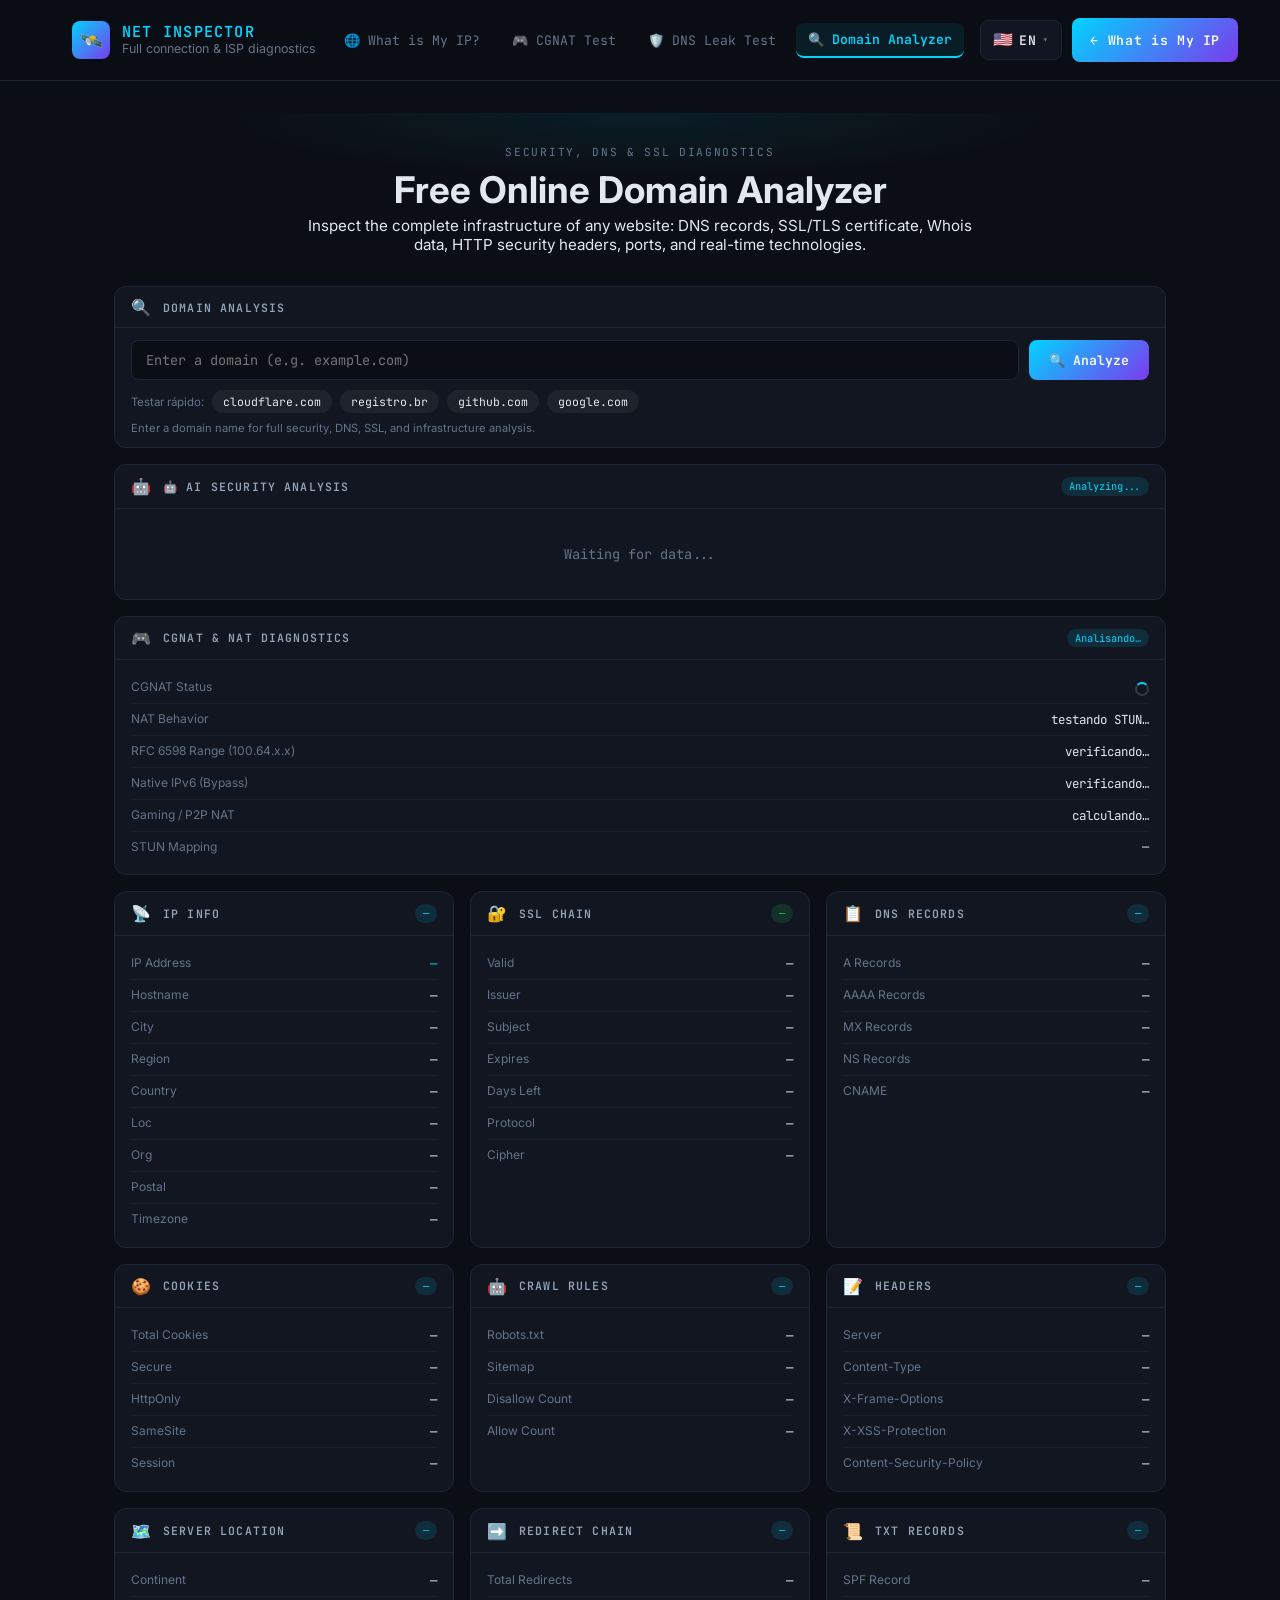
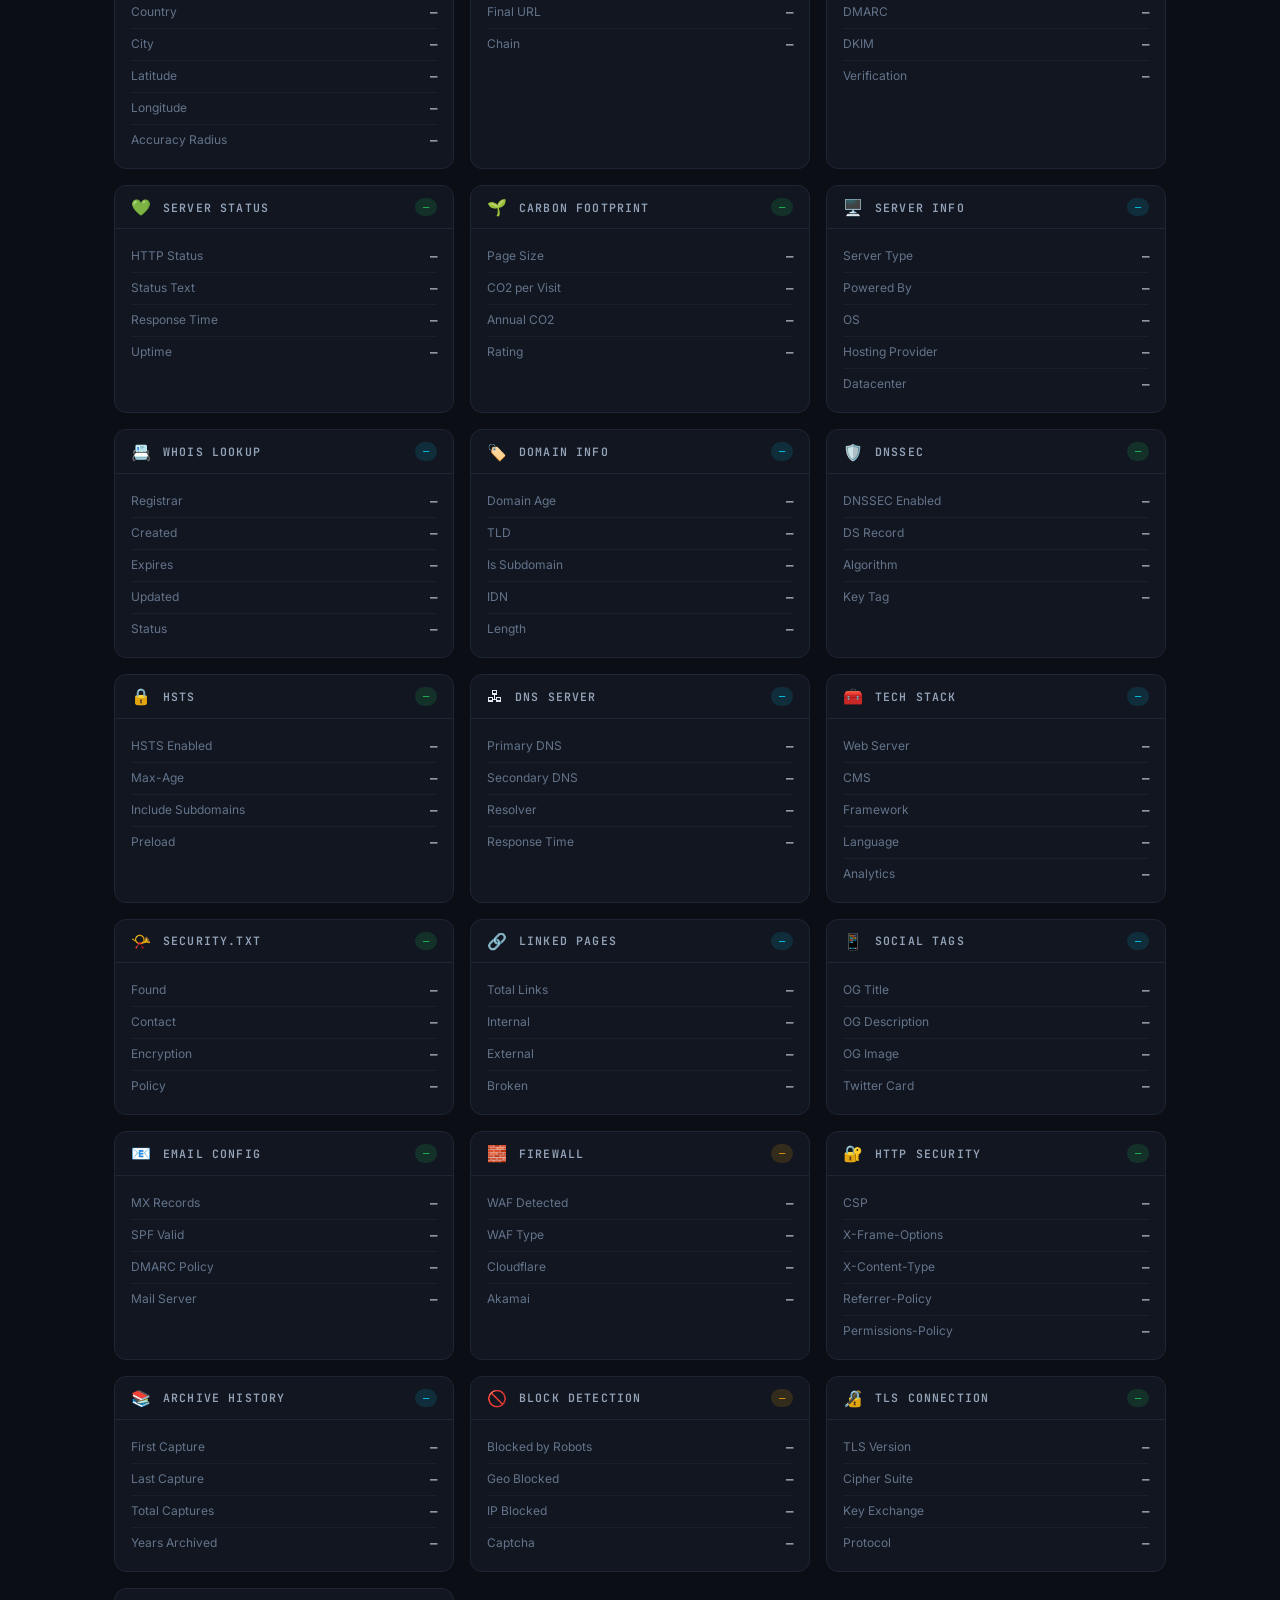
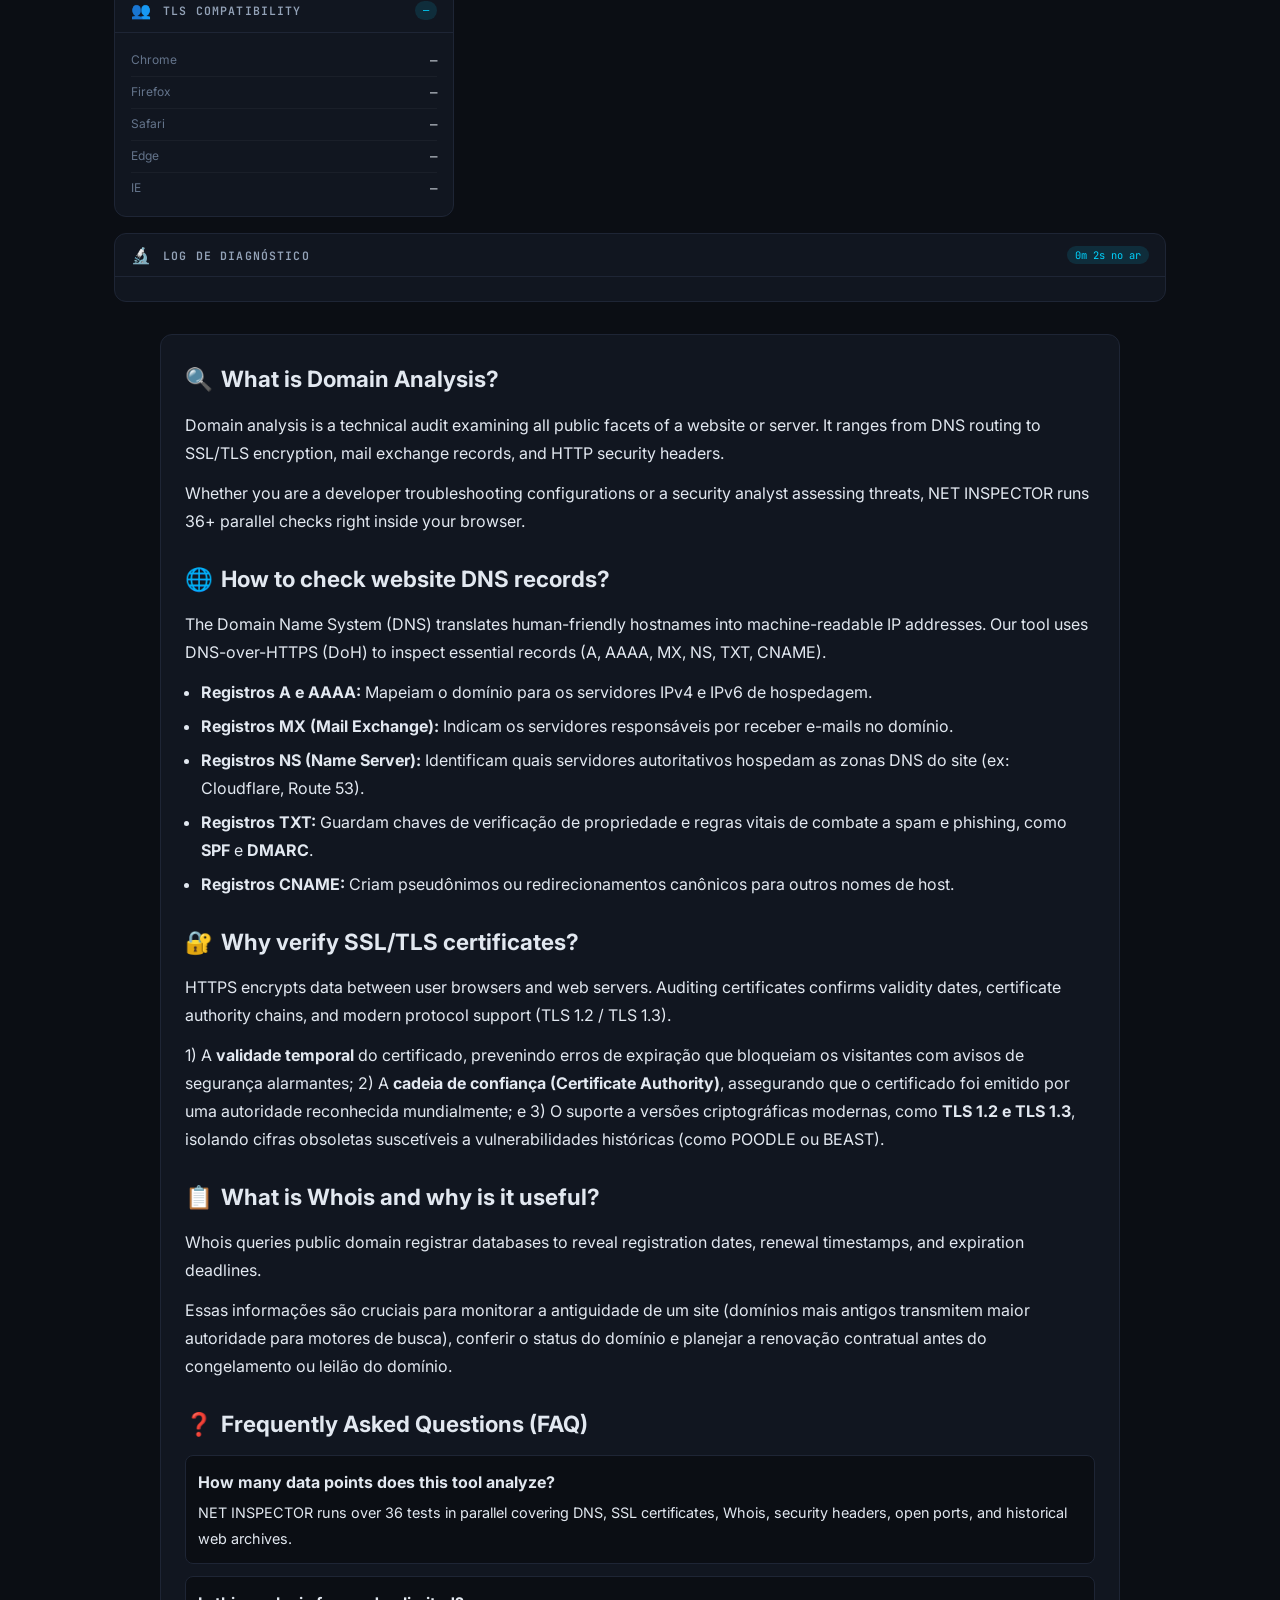
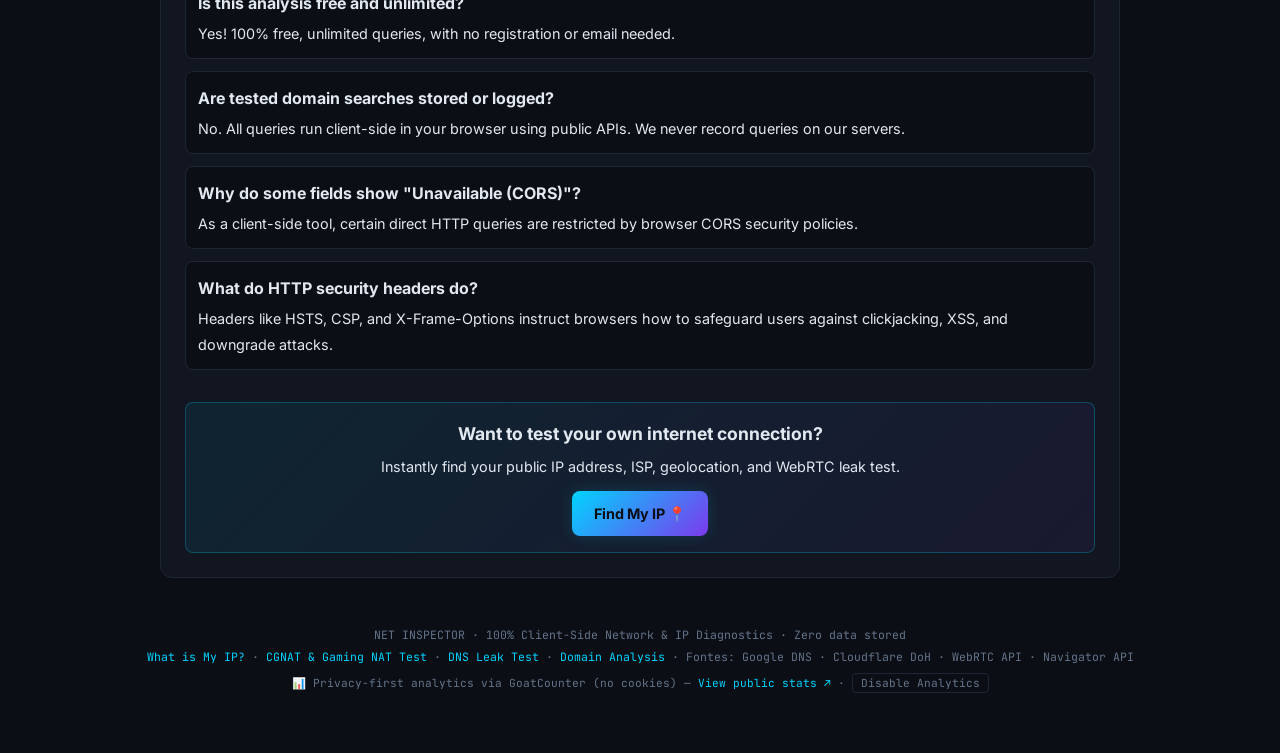
<file: domain.html>
<!DOCTYPE html>
<html lang="pt-BR">
<head>
  <meta charset="UTF-8">
  <meta name="viewport" content="width=device-width, initial-scale=1.0">

  <!-- SEO Meta Tags -->
  <title>Analisador de Domínio Online Gratuito — DNS, SSL, Whois, Segurança | NET INSPECTOR</title>
  <meta name="description" content="Ferramenta online gratuita para análise completa de domínios. Verifique registros DNS (A, MX, TXT, NS), validade de certificado SSL/TLS, consulta Whois, cabeçalhos HTTP, portas e infraestrutura.">
  <meta name="keywords" content="analisador de domínio, verificar dns de site, analisar segurança de site, checar ssl de domínio, whois lookup, verificar domínio, dns lookup, ssl checker, net inspector">
  <meta name="author" content="NET INSPECTOR">
  <meta name="robots" content="index, follow">
  <link rel="canonical" href="https://netinspector.net/domain.html">

  <!-- Hreflang Tags para SEO Internacional -->
  <link rel="alternate" hreflang="x-default" href="https://netinspector.net/domain.html">
  <link rel="alternate" hreflang="pt" href="https://netinspector.net/domain.html">
  <link rel="alternate" hreflang="en" href="https://netinspector.net/en/domain.html">
  <link rel="alternate" hreflang="es" href="https://netinspector.net/es/domain.html">
  <link rel="alternate" hreflang="fr" href="https://netinspector.net/domain.html?lang=fr">
  <link rel="alternate" hreflang="de" href="https://netinspector.net/domain.html?lang=de">
  <link rel="alternate" hreflang="it" href="https://netinspector.net/domain.html?lang=it">
  <link rel="alternate" hreflang="ja" href="https://netinspector.net/domain.html?lang=ja">
  <link rel="alternate" hreflang="zh" href="https://netinspector.net/domain.html?lang=zh">
  <link rel="alternate" hreflang="ru" href="https://netinspector.net/domain.html?lang=ru">
  <link rel="alternate" hreflang="ar" href="https://netinspector.net/domain.html?lang=ar">

  <!-- Open Graph / Facebook -->
  <meta property="og:type" content="website">
  <meta property="og:url" content="https://netinspector.net/domain.html">
  <meta property="og:title" content="Analisador de Domínio Online Gratuito — DNS, SSL, Whois, Segurança">
  <meta property="og:description" content="Audite qualquer domínio ou site da web: registros DNS, certificados SSL/TLS, dados Whois, portas e segurança HTTP. 100% gratuito e client-side.">
  <meta property="og:image" content="https://netinspector.net/og-image.png">

  <!-- Twitter Card -->
  <meta name="twitter:card" content="summary_large_image">
  <meta name="twitter:url" content="https://netinspector.net/domain.html">
  <meta name="twitter:title" content="Analisador de Domínio Online Gratuito — DNS, SSL, Whois, Segurança">
  <meta name="twitter:description" content="Audite qualquer domínio ou site da web: registros DNS, certificados SSL/TLS, dados Whois, portas e segurança HTTP. 100% gratuito e client-side.">
  <meta name="twitter:image" content="https://netinspector.net/og-image.png">
  <meta property="og:image:width" content="1200">
  <meta property="og:image:height" content="630">

  <!-- Favicon -->
  <link rel="icon" type="image/svg+xml" href="./favicon.svg">
  <link rel="alternate icon" href="./favicon.ico">

  <!-- Google Fonts Optimization -->
  <link rel="preconnect" href="https://fonts.googleapis.com">
  <link rel="preconnect" href="https://fonts.gstatic.com" crossorigin>
  <link rel="stylesheet" href="https://fonts.googleapis.com/css2?family=JetBrains+Mono:wght@300;400;600;700&family=Inter:wght@300;400;500;600&display=swap">

  <!-- Design System CSS -->
  <link rel="stylesheet" href="./style.css">

  <!-- Schema.org JSON-LD para IA e Search Engines -->
  <script type="application/ld+json">
  {
    "@context": "https://schema.org",
    "@graph": [
      {
        "@type": "WebApplication",
        "@id": "https://netinspector.net/domain.html#webapp",
        "name": "Analisador de Domínio — NET INSPECTOR",
        "alternateName": "Verificador de DNS, SSL e Whois",
        "url": "https://netinspector.net/domain.html",
        "description": "Ferramenta online gratuita para análise completa de domínios: registros DNS, certificados SSL/TLS, consulta Whois, cabeçalhos de segurança, portas e infraestrutura.",
        "applicationCategory": "DeveloperApplication",
        "operatingSystem": "Any",
        "browserRequirements": "Requires JavaScript",
        "offers": {
          "@type": "Offer",
          "price": "0",
          "priceCurrency": "USD"
        },
        "featureList": "DNS Lookup (A, AAAA, MX, TXT, NS), Verificação de Certificado SSL, Consulta Whois, Port Scanner, Headers HTTP de Segurança, Auditoria TLS",
        "keywords": "analisador de domínio, verificar dns de site, analisar segurança de site, checar ssl de domínio, whois lookup, verificar domínio",
        "inLanguage": "pt-BR"
      },
      {
        "@type": "FAQPage",
        "@id": "https://netinspector.net/domain.html#faq",
        "mainEntity": [
          {
            "@type": "Question",
            "name": "Quantas informações a ferramenta analisa de um domínio?",
            "acceptedAnswer": {
              "@type": "Answer",
              "text": "O NET INSPECTOR executa mais de 36 verificações em paralelo, incluindo resolução DNS profunda, cadeias de certificação SSL, dados Whois, cabeçalhos de segurança HTTP, portas comuns, firewall (WAF) e histórico de arquivamento."
            }
          },
          {
            "@type": "Question",
            "name": "A análise é gratuita e sem limites?",
            "acceptedAnswer": {
              "@type": "Answer",
              "text": "Sim! A análise é 100% gratuita, ilimitada e não requer cadastro ou instalação."
            }
          },
          {
            "@type": "Question",
            "name": "Os dados do domínio analisado são armazenados?",
            "acceptedAnswer": {
              "@type": "Answer",
              "text": "Não. Todas as requisições são processadas diretamente pelo navegador do cliente (client-side) utilizando APIs públicas e DoH. Nenhum histórico ou busca é gravado em servidores próprios."
            }
          },
          {
            "@type": "Question",
            "name": "Por que alguns campos aparecem como 'Indisponível (CORS)'?",
            "acceptedAnswer": {
              "@type": "Answer",
              "text": "Por ser uma ferramenta 100% client-side, algumas consultas HTTP diretas são restringidas pela política de CORS dos navegadores para evitar requisições não autorizadas entre origens."
            }
          },
          {
            "@type": "Question",
            "name": "O que significam os headers de segurança HTTP?",
            "acceptedAnswer": {
              "@type": "Answer",
              "text": "Cabeçalhos HTTP como HSTS, CSP, X-Frame-Options e X-Content-Type-Options instruem o navegador sobre como proteger os visitantes contra ataques como clickjacking, injeção de scripts (XSS) e downgrade de conexão."
            }
          }
        ]
      }
    ]
  }
  </script>

  <!-- Analytics Privacy-First (Sem cookies / LGPD & GDPR compliant) -->
  <script data-goatcounter="https://netinspector.goatcounter.com/count"
          async src="//gc.zgo.at/count.js"></script>

  <!-- Microsoft Clarity -->
  <script type="text/javascript">
      (function(c,l,a,r,i,t,y){
          c[a]=c[a]||function(){(c[a].q=c[a].q||[]).push(arguments)};
          t=l.createElement(r);t.async=1;t.src="https://www.clarity.ms/tag/"+i;
          y=l.getElementsByTagName(r)[0];y.parentNode.insertBefore(t,y);
      })(window, document, "clarity", "script", "zf2n37rcc2");
  </script>

  <!-- Script da Aplicação compartilhado -->
  <script src="./app.js" defer></script>
</head>
<body data-page="domain">

<header id="main-header"></header>

<main>
  <!-- Hero Section -->
  <div class="hero">
    <div class="hero-label" data-i18n="hero_domain_label">Diagnóstico de Segurança, DNS e SSL</div>
    <h1 style="font-size:clamp(1.5rem, 4vw, 2.3rem);color:var(--color-text-primary);margin-bottom:var(--spacing-xs);font-weight:700;" data-i18n="hero_domain_title">
      Analisador de Domínio Online Gratuito
    </h1>
    <p style="font-size:0.95rem;color:var(--color-text-secondary);max-width:680px;margin:0 auto;" data-i18n="hero_domain_desc">
      Inspecione a infraestrutura completa de qualquer site: registros DNS, certificado SSL/TLS, dados Whois, cabeçalhos de segurança HTTP, portas e tecnologias em tempo real.
    </p>
  </div>

  <!-- Grid de Cards Filtrada (Input de Domínio + 36 Scanners + Log) -->
  <div class="grid" id="cards-container"></div>

  <!-- Artigo Rico e Otimizado para SEO -->
  <article style="max-width:960px;margin:var(--spacing-2xl) auto 0;padding:var(--spacing-xl);background:var(--color-bg-surface);border:1px solid var(--color-border);border-radius:var(--radius-lg);line-height:1.75;color:var(--color-text-secondary);">
    <h2 style="font-size:1.4rem;color:var(--color-text-primary);margin-bottom:var(--spacing-md);display:flex;align-items:center;gap:var(--spacing-sm);">
      <span>🔍</span> <span data-i18n="art_domain_title">O que é uma Análise de Domínio?</span>
    </h2>
    <p style="margin-bottom:var(--spacing-md);" data-i18n="art_domain_p1">
      A <strong>análise de domínio</strong> é um procedimento técnico de auditoria que investiga todos os aspectos públicos da presença digital de um site ou servidor na internet. Ela abrange desde o roteamento básico de tráfego (DNS) até camadas críticas de criptografia (SSL/TLS), políticas de correio eletrônico (SPF, DKIM, DMARC) e cabeçalhos de segurança que protegem os visitantes contra ataques virtuais.
    </p>
    <p style="margin-bottom:var(--spacing-xl);" data-i18n="art_domain_p2">
      Seja para desenvolvedores depurando configurações de servidores, analistas de cibersegurança auditando vulnerabilidades ou proprietários de sites verificando a integridade de seus serviços, o <strong>NET INSPECTOR</strong> executa mais de 36 testes em paralelo diretamente pelo navegador, sem necessidade de instalar utilitários de linha de comando como <code>dig</code>, <code>nslookup</code>, <code>whois</code> ou <code>nmap</code>.
    </p>

    <h2 style="font-size:1.4rem;color:var(--color-text-primary);margin-bottom:var(--spacing-md);display:flex;align-items:center;gap:var(--spacing-sm);">
      <span>🌐</span> <span data-i18n="art_dns_title">Como verificar os registros DNS de um site?</span>
    </h2>
    <p style="margin-bottom:var(--spacing-md);" data-i18n="art_dns_p1">
      O <strong>Domain Name System (DNS)</strong> é a agenda telefônica da internet, convertendo nomes de domínios memorizáveis (como <code>google.com</code>) em endereços numéricos IP legíveis por máquinas. Nossa ferramenta consulta resoluções autoritativas via <em>DNS-over-HTTPS (DoH)</em> para examinar múltiplos tipos de registros essenciais:
    </p>
    <ul style="margin-bottom:var(--spacing-xl);padding-left:var(--spacing-lg);">
      <li style="margin-bottom:6px;"><strong>Registros A e AAAA:</strong> Mapeiam o domínio para os servidores IPv4 e IPv6 de hospedagem.</li>
      <li style="margin-bottom:6px;"><strong>Registros MX (Mail Exchange):</strong> Indicam os servidores responsáveis por receber e-mails no domínio.</li>
      <li style="margin-bottom:6px;"><strong>Registros NS (Name Server):</strong> Identificam quais servidores autoritativos hospedam as zonas DNS do site (ex: Cloudflare, Route 53).</li>
      <li style="margin-bottom:6px;"><strong>Registros TXT:</strong> Guardam chaves de verificação de propriedade e regras vitais de combate a spam e phishing, como <strong>SPF</strong> e <strong>DMARC</strong>.</li>
      <li><strong>Registros CNAME:</strong> Criam pseudônimos ou redirecionamentos canônicos para outros nomes de host.</li>
    </ul>

    <h2 style="font-size:1.4rem;color:var(--color-text-primary);margin-bottom:var(--spacing-md);display:flex;align-items:center;gap:var(--spacing-sm);">
      <span>🔐</span> <span data-i18n="art_ssl_title">Por que verificar o certificado SSL/TLS de um domínio?</span>
    </h2>
    <p style="margin-bottom:var(--spacing-md);" data-i18n="art_ssl_p1">
      O protocolo <strong>HTTPS</strong> garante que toda a comunicação entre o navegador do usuário e o servidor web permaneça criptografada, impedindo interceptações por terceiros (ataques Man-in-the-Middle). Auditar o certificado SSL/TLS permite atestar:
    </p>
    <p style="margin-bottom:var(--spacing-xl);">
      1) A <strong>validade temporal</strong> do certificado, prevenindo erros de expiração que bloqueiam os visitantes com avisos de segurança alarmantes; 2) A <strong>cadeia de confiança (Certificate Authority)</strong>, assegurando que o certificado foi emitido por uma autoridade reconhecida mundialmente; e 3) O suporte a versões criptográficas modernas, como <strong>TLS 1.2 e TLS 1.3</strong>, isolando cifras obsoletas suscetíveis a vulnerabilidades históricas (como POODLE ou BEAST).
    </p>

    <h2 style="font-size:1.4rem;color:var(--color-text-primary);margin-bottom:var(--spacing-md);display:flex;align-items:center;gap:var(--spacing-sm);">
      <span>📋</span> <span data-i18n="art_whois_title">O que é Whois e para que serve?</span>
    </h2>
    <p style="margin-bottom:var(--spacing-md);" data-i18n="art_whois_p1">
      O <strong>Whois</strong> é um protocolo padronizado que permite consultar os bancos de dados públicos dos registradores de domínios (como Registro.br, Verisign e ICANN). Através dele, é possível descobrir a data em que o domínio foi registrado pela primeira vez, sua última data de renovação e a data exata de expiração.
    </p>
    <p style="margin-bottom:var(--spacing-xl);">
      Essas informações são cruciais para monitorar a antiguidade de um site (domínios mais antigos transmitem maior autoridade para motores de busca), conferir o status do domínio e planejar a renovação contratual antes do congelamento ou leilão do domínio.
    </p>

    <h2 style="font-size:1.4rem;color:var(--color-text-primary);margin-bottom:var(--spacing-md);display:flex;align-items:center;gap:var(--spacing-sm);">
      <span>❓</span> <span data-i18n="art_faq_title">Perguntas Frequentes sobre Análise de Domínio (FAQ)</span>
    </h2>

    <div style="display:flex;flex-direction:column;gap:var(--spacing-md);">
      <div style="padding:var(--spacing-md);background:var(--color-bg-primary);border:1px solid var(--color-border);border-radius:var(--radius-md);">
        <strong style="color:var(--color-text-primary);display:block;margin-bottom:var(--spacing-xs);" data-i18n="dfaq_q1">Quantas informações a ferramenta analisa de um domínio?</strong>
        <p style="font-size:0.9rem;margin:0;" data-i18n="dfaq_a1">O NET INSPECTOR executa mais de 36 verificações em paralelo, incluindo resolução DNS profunda, cadeias de certificação SSL, dados Whois, cabeçalhos de segurança HTTP, portas comuns, firewall (WAF) e histórico de arquivamento.</p>
      </div>

      <div style="padding:var(--spacing-md);background:var(--color-bg-primary);border:1px solid var(--color-border);border-radius:var(--radius-md);">
        <strong style="color:var(--color-text-primary);display:block;margin-bottom:var(--spacing-xs);" data-i18n="dfaq_q2">A análise é gratuita e sem limites?</strong>
        <p style="font-size:0.9rem;margin:0;" data-i18n="dfaq_a2">Sim! A ferramenta é 100% gratuita, sem limite diário de consultas e não requer cadastro ou fornecimento de e-mail.</p>
      </div>

      <div style="padding:var(--spacing-md);background:var(--color-bg-primary);border:1px solid var(--color-border);border-radius:var(--radius-md);">
        <strong style="color:var(--color-text-primary);display:block;margin-bottom:var(--spacing-xs);" data-i18n="dfaq_q3">Os dados do domínio analisado são armazenados?</strong>
        <p style="font-size:0.9rem;margin:0;" data-i18n="dfaq_a3">Não. Todas as requisições são processadas diretamente pelo navegador do cliente (client-side) utilizando APIs públicas e DoH. Nenhum histórico ou busca é gravado em servidores próprios.</p>
      </div>

      <div style="padding:var(--spacing-md);background:var(--color-bg-primary);border:1px solid var(--color-border);border-radius:var(--radius-md);">
        <strong style="color:var(--color-text-primary);display:block;margin-bottom:var(--spacing-xs);" data-i18n="dfaq_q4">Por que alguns campos aparecem como "Indisponível (CORS)"?</strong>
        <p style="font-size:0.9rem;margin:0;" data-i18n="dfaq_a4">Por ser uma ferramenta 100% client-side, algumas consultas HTTP diretas são restringidas pela política de CORS dos navegadores para evitar requisições não autorizadas entre origens.</p>
      </div>

      <div style="padding:var(--spacing-md);background:var(--color-bg-primary);border:1px solid var(--color-border);border-radius:var(--radius-md);">
        <strong style="color:var(--color-text-primary);display:block;margin-bottom:var(--spacing-xs);" data-i18n="dfaq_q5">O que significam os headers de segurança HTTP?</strong>
        <p style="font-size:0.9rem;margin:0;" data-i18n="dfaq_a5">Cabeçalhos HTTP como HSTS, CSP, X-Frame-Options e X-Content-Type-Options instruem o navegador sobre como proteger os visitantes contra ataques como clickjacking, injeção de scripts (XSS) e downgrade de conexão.</p>
      </div>
    </div>

    <!-- CTA para Meu IP -->
    <div style="margin-top:var(--spacing-2xl);padding:var(--spacing-lg);background:linear-gradient(135deg, rgba(0,212,255,0.08), rgba(124,58,237,0.08));border:1px solid var(--color-border-hover);border-radius:var(--radius-md);text-align:center;">
      <h3 style="color:var(--color-text-primary);margin-bottom:var(--spacing-xs);font-size:1.1rem;" data-i18n="cta_home_title">Quer testar a sua própria conexão de internet?</h3>
      <p style="font-size:0.9rem;margin-bottom:var(--spacing-md);color:var(--color-text-secondary);" data-i18n="cta_home_desc">Descubra instantaneamente seu IP público, ISP, geolocalização e teste de vazamento WebRTC.</p>
      <div style="display:flex;justify-content:center;gap:var(--spacing-md);flex-wrap:wrap;">
        <a href="./index.html" class="btn" style="display:inline-block;text-decoration:none;padding:10px 22px;background:var(--gradient-accent);color:var(--color-bg-primary);border-radius:var(--radius-md);font-weight:700;font-size:0.9rem;box-shadow:var(--shadow-glow);" data-i18n="cta_home_btn">Descobrir Meu IP 📍</a>
      </div>
    </div>
  </article>
</main>

<footer>
  <p data-i18n="footer_desc">NET INSPECTOR · Diagnóstico de Domínio e Conexão 100% Client-Side · Nenhum dado é registrado</p>
  <p style="margin-top:4px">
    <a href="./index.html" style="color:var(--color-accent);text-decoration:none;" data-i18n="footer_link_ip">Qual é o Meu IP?</a> · 
    <a href="./cgnat.html" style="color:var(--color-accent);text-decoration:none;" data-i18n="footer_link_cgnat">Teste de CGNAT &amp; Jogos</a> · 
    <a href="./dns-leak.html" style="color:var(--color-accent);text-decoration:none;" data-i18n="footer_link_dnsleak">Teste de Vazamento DNS</a> · 
    <a href="./domain.html" style="color:var(--color-accent);text-decoration:none;" data-i18n="footer_link_domain">Análise de Domínio</a> · 
    Fontes: Google DNS · Cloudflare DoH · WebRTC API · Navigator API
  </p>
  <p style="margin-top:6px;font-size:0.7rem;color:var(--color-text-muted);">
    <span data-i18n="footer_analytics">📊 Analytics privacy-first via GoatCounter (sem cookies) —</span> 
    <a href="https://netinspector.goatcounter.com/" target="_blank" rel="noopener" style="color:var(--color-accent);text-decoration:none;" data-i18n="footer_stats">Ver estatísticas públicas ↗</a> · 
    <button id="analytics-optout-btn" onclick="toggleAnalytics()" class="optout-btn" data-i18n="btn_optout_off">Desativar Analytics</button>
  </p>
</footer>

</body>
</html>
</file>
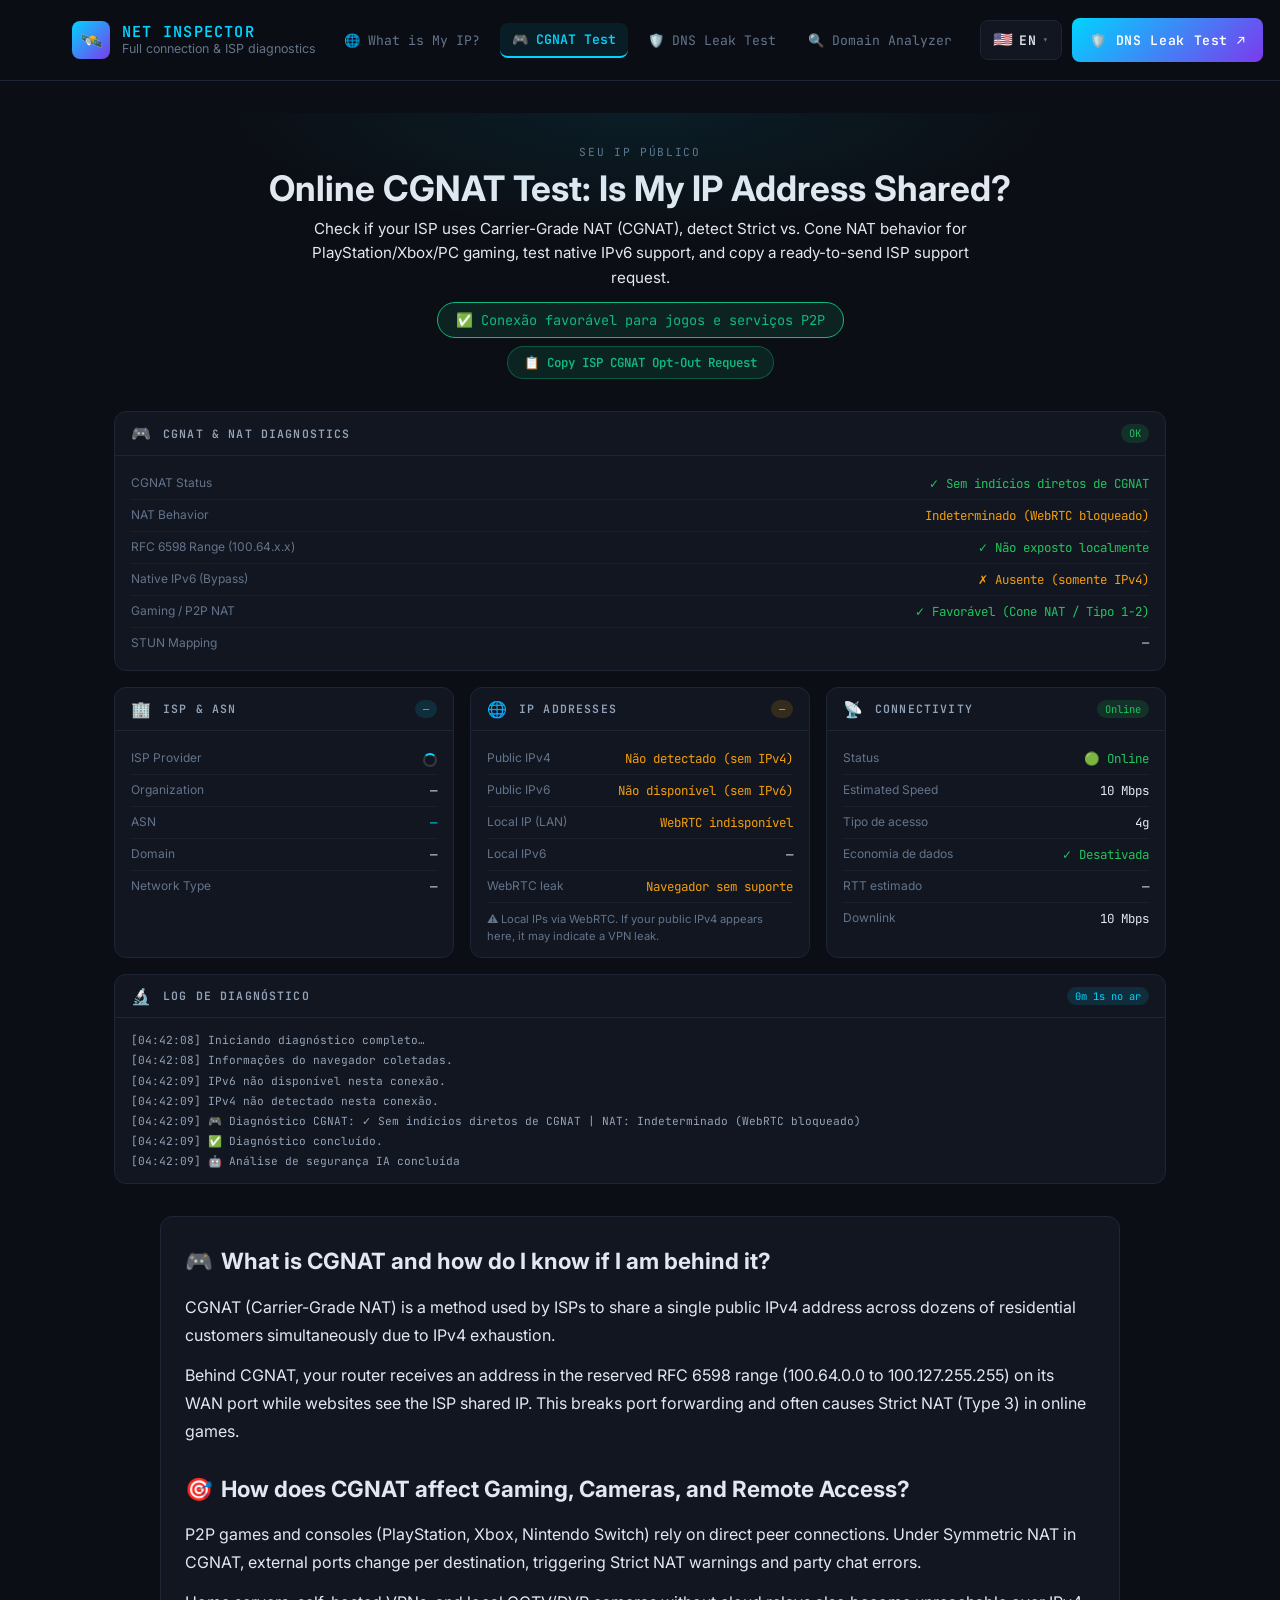
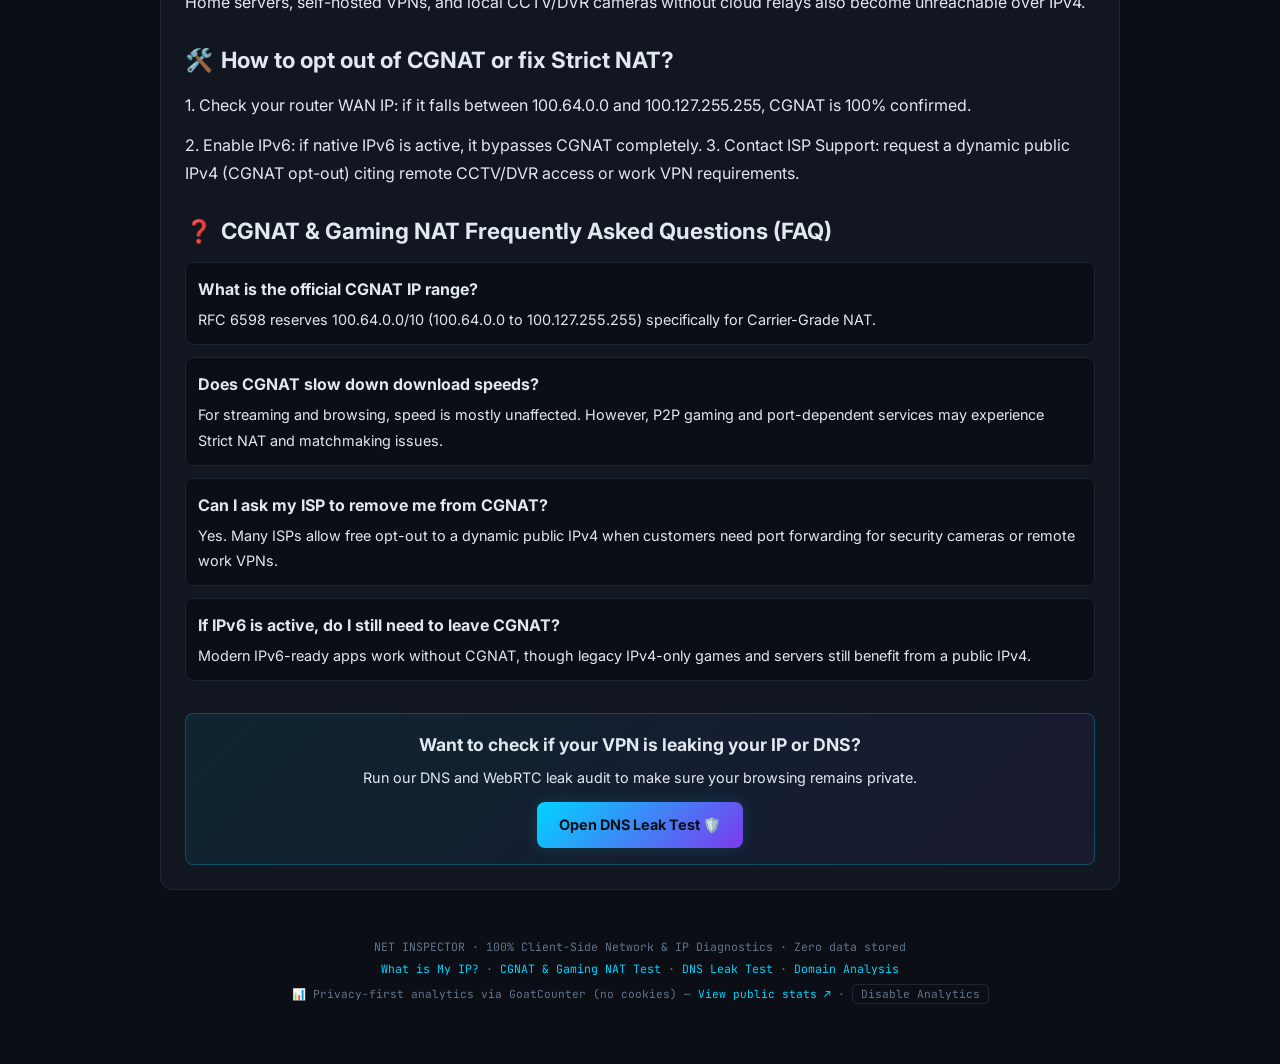
<file: en/cgnat.html>
<!DOCTYPE html>
<html lang="en">
<head>
  <meta charset="UTF-8">
  <meta name="viewport" content="width=device-width, initial-scale=1.0">

  <!-- SEO Meta Tags -->
  <title>Online CGNAT Test &amp; Gaming NAT Checker — Is My IP Shared? | NET INSPECTOR</title>
  <meta name="description" content="Check if your ISP uses Carrier-Grade NAT (RFC 6598 - 100.64.x.x), test Strict vs. Cone NAT behavior for PlayStation/Xbox/PC gaming, verify native IPv6, and copy a ready ISP opt-out request.">
  <meta name="keywords" content="cgnat test, am i behind cgnat, cgnat checker, strict nat test, gaming nat test, rfc 6598 100.64, ipv6 test, net inspector">
  <meta name="author" content="NET INSPECTOR">
  <meta name="robots" content="index, follow">
  <link rel="canonical" href="https://netinspector.net/en/cgnat.html">

  <!-- Hreflang Tags para SEO Internacional -->
  <link rel="alternate" hreflang="x-default" href="https://netinspector.net/cgnat.html">
  <link rel="alternate" hreflang="pt" href="https://netinspector.net/cgnat.html">
  <link rel="alternate" hreflang="en" href="https://netinspector.net/en/cgnat.html">
  <link rel="alternate" hreflang="es" href="https://netinspector.net/es/cgnat.html">
  <link rel="alternate" hreflang="fr" href="https://netinspector.net/cgnat.html?lang=fr">
  <link rel="alternate" hreflang="de" href="https://netinspector.net/cgnat.html?lang=de">
  <link rel="alternate" hreflang="it" href="https://netinspector.net/cgnat.html?lang=it">
  <link rel="alternate" hreflang="ja" href="https://netinspector.net/cgnat.html?lang=ja">
  <link rel="alternate" hreflang="zh" href="https://netinspector.net/cgnat.html?lang=zh">
  <link rel="alternate" hreflang="ru" href="https://netinspector.net/cgnat.html?lang=ru">
  <link rel="alternate" hreflang="ar" href="https://netinspector.net/cgnat.html?lang=ar">

  <!-- Open Graph / Facebook -->
  <meta property="og:type" content="website">
  <meta property="og:url" content="https://netinspector.net/en/cgnat.html">
  <meta property="og:title" content="Online CGNAT Test &amp; Gaming NAT Checker — Is My IP Shared?">
  <meta property="og:description" content="Detect CGNAT (100.64.x.x), Symmetric vs. Cone NAT for online gaming, native IPv6 bypass, and generate ISP opt-out request.">
  <meta property="og:image" content="https://netinspector.net/og-image.png">
  <meta property="og:image:width" content="1200">
  <meta property="og:image:height" content="630">

  <!-- Twitter Card -->
  <meta name="twitter:card" content="summary_large_image">
  <meta name="twitter:url" content="https://netinspector.net/en/cgnat.html">
  <meta name="twitter:title" content="Online CGNAT Test &amp; Gaming NAT Checker — Is My IP Shared?">
  <meta name="twitter:description" content="Detect CGNAT (100.64.x.x), Symmetric vs. Cone NAT for online gaming, native IPv6 bypass, and generate ISP opt-out request.">
  <meta name="twitter:image" content="https://netinspector.net/og-image.png">

  <!-- Favicon -->
  <link rel="icon" type="image/svg+xml" href="../favicon.svg">
  <link rel="alternate icon" href="../favicon.ico">

  <!-- Google Fonts Optimization -->
  <link rel="preconnect" href="https://fonts.googleapis.com">
  <link rel="preconnect" href="https://fonts.gstatic.com" crossorigin>
  <link rel="stylesheet" href="https://fonts.googleapis.com/css2?family=JetBrains+Mono:wght@300;400;600;700&family=Inter:wght@300;400;500;600&display=swap">

  <!-- Design System CSS -->
  <link rel="stylesheet" href="../style.css">

  <!-- Schema.org JSON-LD para IA e Search Engines -->
  <script type="application/ld+json">
  {
    "@context": "https://schema.org",
    "@graph": [
      {
        "@type": "WebApplication",
        "@id": "https://netinspector.net/en/cgnat.html#webapp",
        "name": "CGNAT & Gaming NAT Test — NET INSPECTOR",
        "alternateName": "CGNAT Checker & Gaming NAT Diagnostic",
        "url": "https://netinspector.net/en/cgnat.html",
        "description": "Ferramenta online gratuita para detectar CGNAT (RFC 6598), comportamento de NAT Simétrico vs. Cone via STUN e disponibilidade de IPv6 nativo.",
        "applicationCategory": "UtilityApplication",
        "operatingSystem": "Any",
        "browserRequirements": "Requires JavaScript",
        "offers": {
          "@type": "Offer",
          "price": "0",
          "priceCurrency": "BRL"
        },
        "featureList": "RFC 6598 Detection (100.64.0.0/10), STUN NAT Behavior Test (Cone vs Symmetric), Dual-Stack IPv6 Audit, ISP Support Text Generator",
        "inLanguage": "en-US"
      },
      {
        "@type": "FAQPage",
        "@id": "https://netinspector.net/en/cgnat.html#faq",
        "mainEntity": [
          {
            "@type": "Question",
            "name": "Qual é a faixa de IP oficial do CGNAT?",
            "acceptedAnswer": {
              "@type": "Answer",
              "text": "A faixa oficial definida pela RFC 6598 é 100.64.0.0/10, que vai de 100.64.0.0 até 100.127.255.255. Alguns provedores também utilizam endereços privados como 10.x.x.x ou 172.16.x.x na interface WAN antes do IP público."
            }
          },
          {
            "@type": "Question",
            "name": "O CGNAT aumenta o ping ou deixa a internet mais lenta?",
            "acceptedAnswer": {
              "@type": "Answer",
              "text": "Para streaming e navegação comum não altera a velocidade de download. Porém, em jogos P2P e consoles, a tradução extra e o bloqueio de portas podem causar NAT Estrito e falhas de conexão."
            }
          },
          {
            "@type": "Question",
            "name": "Posso pedir para o provedor retirar minha conexão do CGNAT?",
            "acceptedAnswer": {
              "@type": "Answer",
              "text": "Sim. A maioria dos provedores faz a remoção gratuita (rollback) para IPv4 público dinâmico quando o cliente informa necessidade técnica, como acesso remoto a câmeras de segurança CFTV/DVR ou VPN de trabalho."
            }
          },
          {
            "@type": "Question",
            "name": "Se eu tiver IPv6 funcionando, preciso sair do CGNAT?",
            "acceptedAnswer": {
              "@type": "Answer",
              "text": "Para serviços modernos compatíveis com IPv6, não é necessário, pois o IPv6 não usa CGNAT. Contudo, muitos jogos e servidores ainda dependem exclusivamente de IPv4."
            }
          }
        ]
      }
    ]
  }
  </script>

  <!-- Analytics Privacy-First (Sem cookies / LGPD & GDPR compliant) -->
  <script data-goatcounter="https://netinspector.goatcounter.com/count"
          async src="//gc.zgo.at/count.js"></script>

  <!-- Microsoft Clarity -->
  <script type="text/javascript">
      (function(c,l,a,r,i,t,y){
          c[a]=c[a]||function(){(c[a].q=c[a].q||[]).push(arguments)};
          t=l.createElement(r);t.async=1;t.src="https://www.clarity.ms/tag/"+i;
          y=l.getElementsByTagName(r)[0];y.parentNode.insertBefore(t,y);
      })(window, document, "clarity", "script", "zf2n37rcc2");
  </script>

  <!-- Script da Aplicação compartilhado -->
  <script src="../app.js" defer></script>
</head>
<body data-page="cgnat">

<header id="main-header"></header>

<main>
  <!-- Hero Section -->
  <div class="hero">
    <div class="hero-label" id="hero-label" data-i18n="cgnat_hero_badge">Network, IPv6 &amp; Gaming NAT Diagnostics</div>
    <h1 style="font-size:clamp(1.5rem, 4vw, 2.2rem);color:var(--color-text-primary);margin:var(--spacing-sm) 0;font-weight:700;" data-i18n="cgnat_hero_title">Online CGNAT Test: Is My IP Address Shared?</h1>
    <p style="max-width:700px;margin:0 auto var(--spacing-md);color:var(--color-text-secondary);font-size:0.95rem;line-height:1.6;" data-i18n="cgnat_hero_desc">Check if your ISP uses Carrier-Grade NAT (CGNAT), detect Strict vs. Cone NAT behavior for PlayStation/Xbox/PC gaming, test native IPv6 support, and copy a ready-to-send ISP support request.</p>
    <div id="cgnat-hero-status" style="display:inline-flex;align-items:center;gap:8px;padding:8px 18px;border-radius:9999px;background:rgba(0,212,255,0.1);border:1px solid rgba(0,212,255,0.3);font-family:var(--font-mono);font-size:0.85rem;color:var(--color-accent);">
      <span class="spin"></span> <span>Analyzing NAT & STUN behavior...</span>
    </div>
    <div style="margin-top:var(--spacing-sm);display:flex;justify-content:center;gap:10px;flex-wrap:wrap;">
      <button type="button" id="copy-cgnat-btn" onclick="copyCgnatSupportText()" style="display:none;background:rgba(16,185,129,0.12);border:1px solid rgba(16,185,129,0.35);color:#10b981;padding:7px 16px;border-radius:9999px;font-family:var(--font-mono);font-size:0.78rem;font-weight:600;cursor:pointer;" data-i18n="cgnat_btn_copy_isp">📋 Copy ISP CGNAT Opt-Out Request</button>
    </div>
  </div>

  <!-- Grid de Cards Filtrada (CGNAT, ISP, IP, Conectividade, Log) -->
  <div class="grid" id="cards-container"></div>

  <!-- Artigo Rico e Otimizado para SEO -->
  <article style="max-width:960px;margin:var(--spacing-2xl) auto 0;padding:var(--spacing-xl);background:var(--color-bg-surface);border:1px solid var(--color-border);border-radius:var(--radius-lg);line-height:1.75;color:var(--color-text-secondary);">
    <h2 style="font-size:1.4rem;color:var(--color-text-primary);margin-bottom:var(--spacing-md);display:flex;align-items:center;gap:var(--spacing-sm);">
      <span>🎮</span> <span data-i18n="cgnat_art1_title">What is CGNAT and how do I know if I am behind it?</span>
    </h2>
    <p style="margin-bottom:var(--spacing-md);" data-i18n="cgnat_art1_p1">CGNAT (Carrier-Grade NAT) is a method used by ISPs to share a single public IPv4 address across dozens of residential customers simultaneously due to IPv4 exhaustion.</p>
    <p style="margin-bottom:var(--spacing-xl);" data-i18n="cgnat_art1_p2">Behind CGNAT, your router receives an address in the reserved RFC 6598 range (100.64.0.0 to 100.127.255.255) on its WAN port while websites see the ISP shared IP. This breaks port forwarding and often causes Strict NAT (Type 3) in online games.</p>

    <h2 style="font-size:1.4rem;color:var(--color-text-primary);margin-bottom:var(--spacing-md);display:flex;align-items:center;gap:var(--spacing-sm);">
      <span>🎯</span> <span data-i18n="cgnat_art2_title">How does CGNAT affect Gaming, Cameras, and Remote Access?</span>
    </h2>
    <p style="margin-bottom:var(--spacing-md);" data-i18n="cgnat_art2_p1">P2P games and consoles (PlayStation, Xbox, Nintendo Switch) rely on direct peer connections. Under Symmetric NAT in CGNAT, external ports change per destination, triggering Strict NAT warnings and party chat errors.</p>
    <p style="margin-bottom:var(--spacing-xl);" data-i18n="cgnat_art2_p2">Home servers, self-hosted VPNs, and local CCTV/DVR cameras without cloud relays also become unreachable over IPv4.</p>

    <h2 style="font-size:1.4rem;color:var(--color-text-primary);margin-bottom:var(--spacing-md);display:flex;align-items:center;gap:var(--spacing-sm);">
      <span>🛠️</span> <span data-i18n="cgnat_art3_title">How to opt out of CGNAT or fix Strict NAT?</span>
    </h2>
    <p style="margin-bottom:var(--spacing-md);" data-i18n="cgnat_art3_p1">1. Check your router WAN IP: if it falls between 100.64.0.0 and 100.127.255.255, CGNAT is 100% confirmed.</p>
    <p style="margin-bottom:var(--spacing-xl);" data-i18n="cgnat_art3_p2">2. Enable IPv6: if native IPv6 is active, it bypasses CGNAT completely. 3. Contact ISP Support: request a dynamic public IPv4 (CGNAT opt-out) citing remote CCTV/DVR access or work VPN requirements.</p>

    <h2 style="font-size:1.4rem;color:var(--color-text-primary);margin-bottom:var(--spacing-md);display:flex;align-items:center;gap:var(--spacing-sm);">
      <span>❓</span> <span data-i18n="cgnat_faq_title">CGNAT &amp; Gaming NAT Frequently Asked Questions (FAQ)</span>
    </h2>

    <div style="display:flex;flex-direction:column;gap:var(--spacing-md);">
      <div style="padding:var(--spacing-md);background:var(--color-bg-primary);border:1px solid var(--color-border);border-radius:var(--radius-md);">
        <strong style="color:var(--color-text-primary);display:block;margin-bottom:var(--spacing-xs);" data-i18n="cgnat_faq_q1">What is the official CGNAT IP range?</strong>
        <p style="font-size:0.9rem;margin:0;" data-i18n="cgnat_faq_a1">RFC 6598 reserves 100.64.0.0/10 (100.64.0.0 to 100.127.255.255) specifically for Carrier-Grade NAT.</p>
      </div>

      <div style="padding:var(--spacing-md);background:var(--color-bg-primary);border:1px solid var(--color-border);border-radius:var(--radius-md);">
        <strong style="color:var(--color-text-primary);display:block;margin-bottom:var(--spacing-xs);" data-i18n="cgnat_faq_q2">Does CGNAT slow down download speeds?</strong>
        <p style="font-size:0.9rem;margin:0;" data-i18n="cgnat_faq_a2">For streaming and browsing, speed is mostly unaffected. However, P2P gaming and port-dependent services may experience Strict NAT and matchmaking issues.</p>
      </div>

      <div style="padding:var(--spacing-md);background:var(--color-bg-primary);border:1px solid var(--color-border);border-radius:var(--radius-md);">
        <strong style="color:var(--color-text-primary);display:block;margin-bottom:var(--spacing-xs);" data-i18n="cgnat_faq_q3">Can I ask my ISP to remove me from CGNAT?</strong>
        <p style="font-size:0.9rem;margin:0;" data-i18n="cgnat_faq_a3">Yes. Many ISPs allow free opt-out to a dynamic public IPv4 when customers need port forwarding for security cameras or remote work VPNs.</p>
      </div>

      <div style="padding:var(--spacing-md);background:var(--color-bg-primary);border:1px solid var(--color-border);border-radius:var(--radius-md);">
        <strong style="color:var(--color-text-primary);display:block;margin-bottom:var(--spacing-xs);" data-i18n="cgnat_faq_q4">If IPv6 is active, do I still need to leave CGNAT?</strong>
        <p style="font-size:0.9rem;margin:0;" data-i18n="cgnat_faq_a4">Modern IPv6-ready apps work without CGNAT, though legacy IPv4-only games and servers still benefit from a public IPv4.</p>
      </div>
    </div>

    <!-- CTA para DNS Leak -->
    <div style="margin-top:var(--spacing-2xl);padding:var(--spacing-lg);background:linear-gradient(135deg, rgba(0,212,255,0.08), rgba(124,58,237,0.08));border:1px solid var(--color-border-hover);border-radius:var(--radius-md);text-align:center;">
      <h3 style="color:var(--color-text-primary);margin-bottom:var(--spacing-xs);font-size:1.1rem;" data-i18n="cgnat_cta_title">Want to check if your VPN is leaking your IP or DNS?</h3>
      <p style="font-size:0.9rem;margin-bottom:var(--spacing-md);color:var(--color-text-secondary);" data-i18n="cgnat_cta_desc">Run our DNS and WebRTC leak audit to make sure your browsing remains private.</p>
      <a href="./dns-leak.html" class="btn" style="display:inline-block;text-decoration:none;padding:10px 22px;background:var(--gradient-accent);color:var(--color-bg-primary);border-radius:var(--radius-md);font-weight:700;font-size:0.9rem;box-shadow:var(--shadow-glow);" data-i18n="cgnat_cta_btn">Open DNS Leak Test 🛡️</a>
    </div>
  </article>
</main>

<footer>
  <p data-i18n="footer_desc">NET INSPECTOR · 100% Client-Side Network & IP Diagnostics · Zero data stored</p>
  <p style="margin-top:4px">
    <a href="./index.html" style="color:var(--color-accent);text-decoration:none;" data-i18n="footer_link_ip">What is My IP?</a> · 
    <a href="./cgnat.html" style="color:var(--color-accent);text-decoration:none;" data-i18n="footer_link_cgnat">CGNAT &amp; Gaming NAT Test</a> · 
    <a href="./dns-leak.html" style="color:var(--color-accent);text-decoration:none;" data-i18n="footer_link_dnsleak">DNS Leak Test</a> · 
    <a href="./domain.html" style="color:var(--color-accent);text-decoration:none;" data-i18n="footer_link_domain">Domain Analysis</a>
  </p>
  <p style="margin-top:6px;font-size:0.7rem;color:var(--color-text-muted);">
    <span data-i18n="footer_analytics">📊 Privacy-first analytics via GoatCounter (no cookies) —</span> 
    <a href="https://netinspector.goatcounter.com/" target="_blank" rel="noopener" style="color:var(--color-accent);text-decoration:none;" data-i18n="footer_stats">View public stats ↗</a> · 
    <button id="analytics-optout-btn" onclick="toggleAnalytics()" class="optout-btn" data-i18n="btn_optout_off">Disable Analytics</button>
  </p>
</footer>

</body>
</html>
</file>
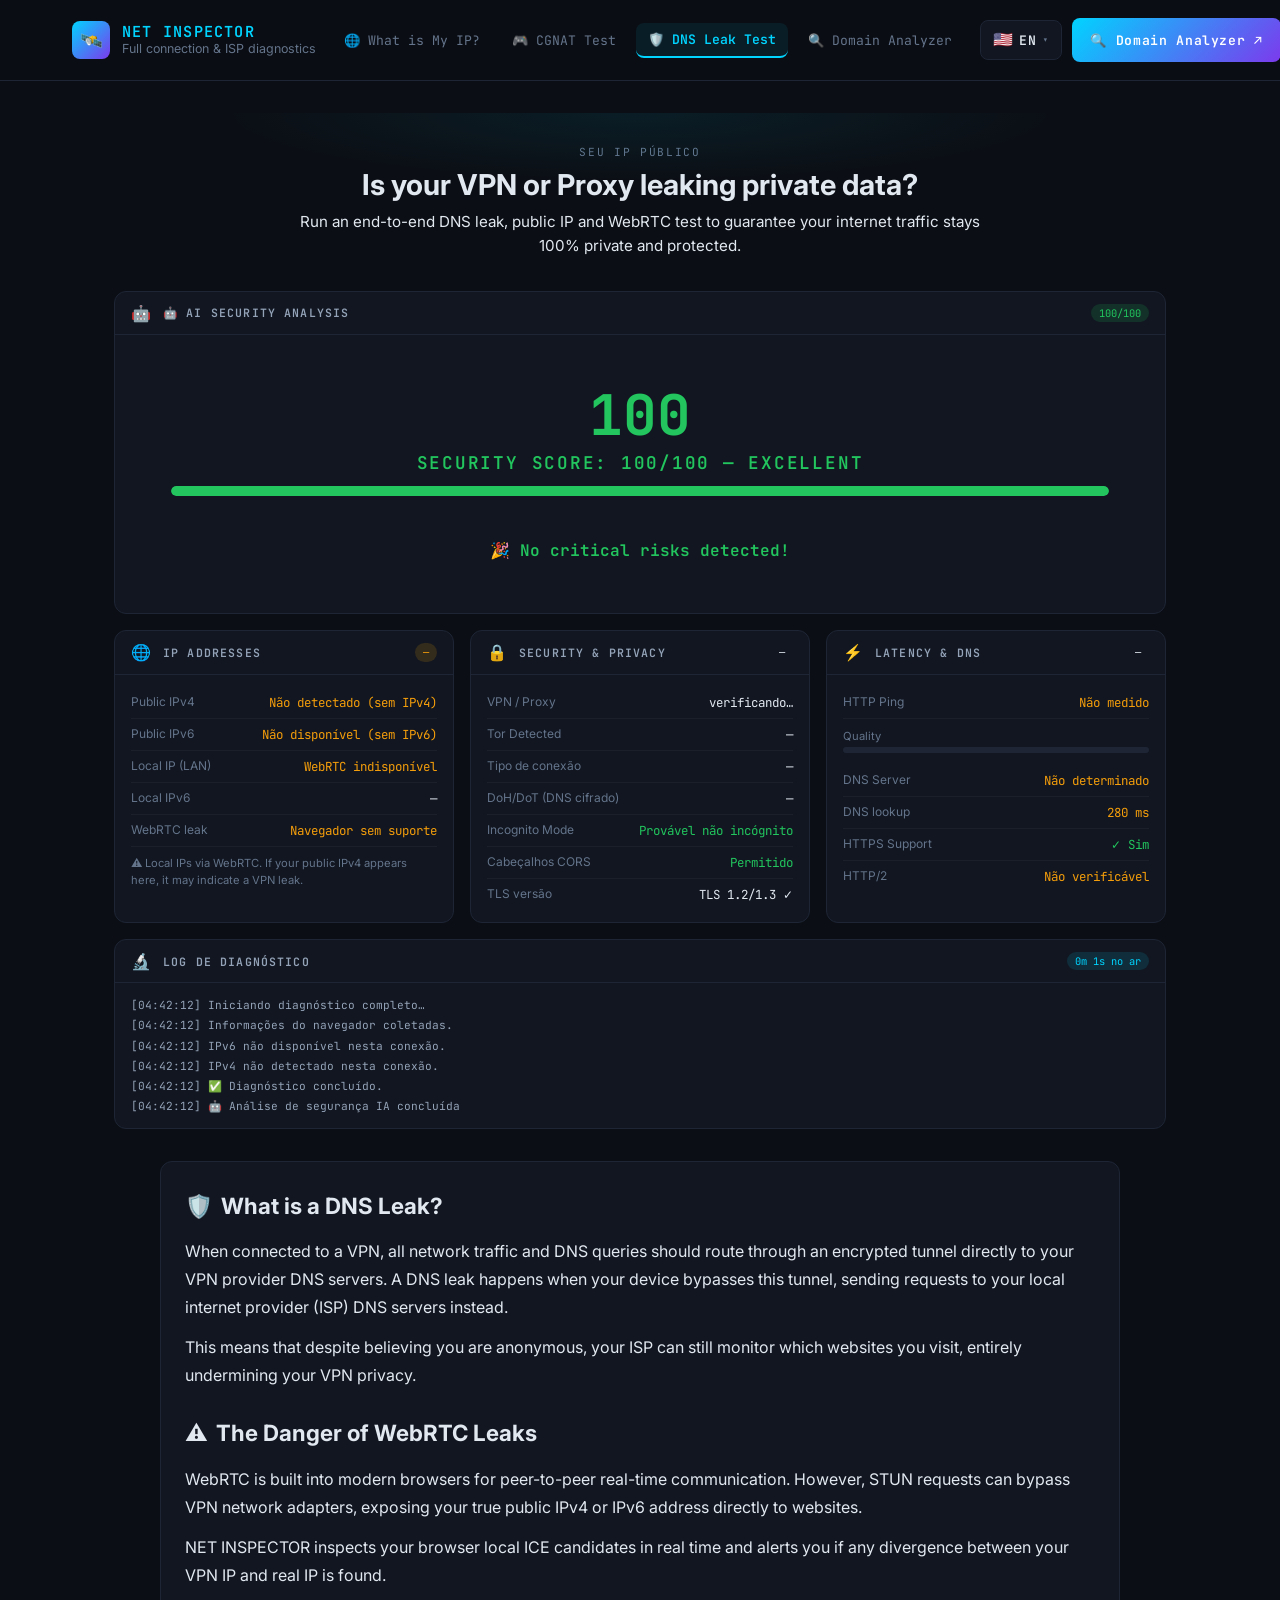
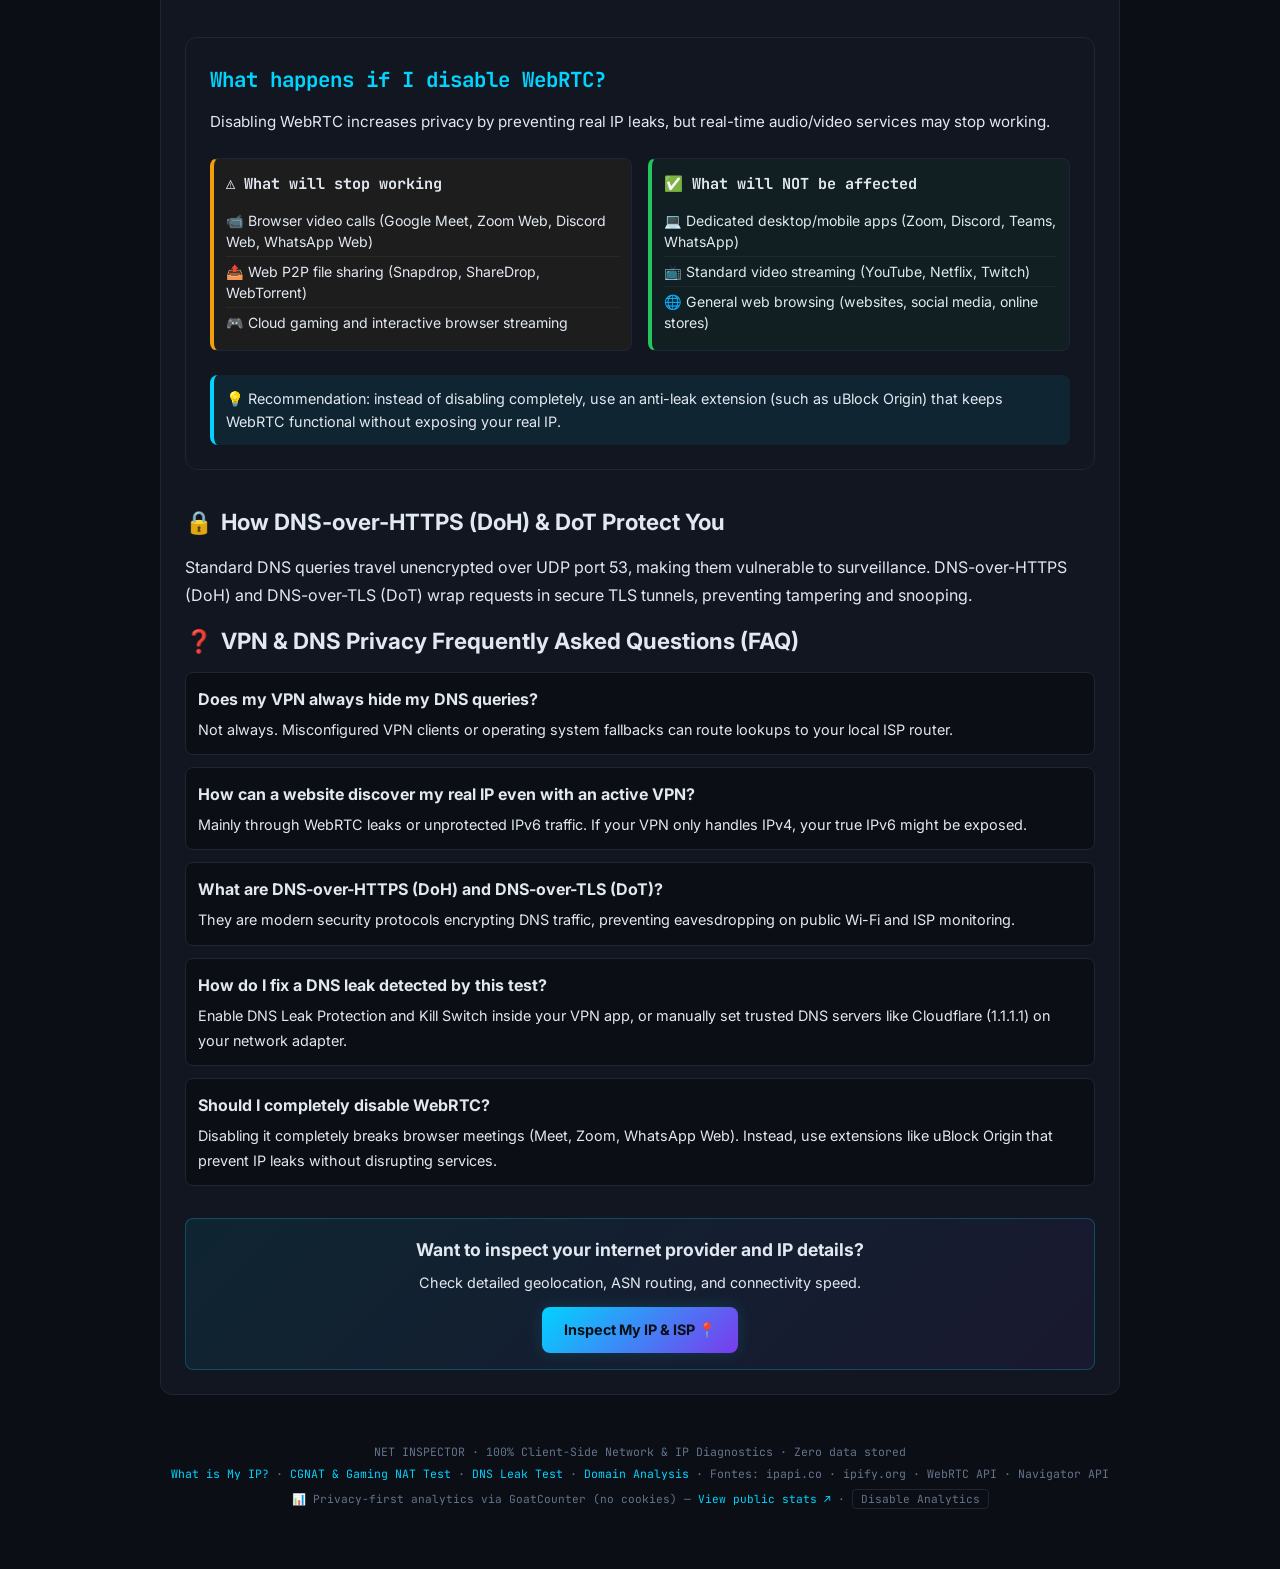
<file: en/dns-leak.html>
<!DOCTYPE html>
<html lang="en">
<head>
  <meta charset="UTF-8">
  <meta name="viewport" content="width=device-width, initial-scale=1.0">

  <!-- SEO Meta Tags -->
  <title>DNS Leak &amp; WebRTC Test | VPN Privacy Audit | NET INSPECTOR</title>
  <meta name="description" content="Check if your VPN or Proxy is leaking DNS queries, real IP address, or WebRTC candidates. Instant, free, and 100% client-side with zero logs.">
  <meta name="keywords" content="dns leak test, webrtc leak test, vpn privacy audit, ip leak test, secure dns, doh, dot, disable webrtc, net inspector">
  <meta name="author" content="NET INSPECTOR">
  <meta name="robots" content="index, follow">
  <link rel="canonical" href="https://netinspector.net/en/dns-leak.html">

  <!-- Hreflang Tags para SEO Internacional -->
  <link rel="alternate" hreflang="x-default" href="https://netinspector.net/dns-leak.html">
  <link rel="alternate" hreflang="pt" href="https://netinspector.net/dns-leak.html">
  <link rel="alternate" hreflang="en" href="https://netinspector.net/en/dns-leak.html">
  <link rel="alternate" hreflang="es" href="https://netinspector.net/es/dns-leak.html">
  <link rel="alternate" hreflang="fr" href="https://netinspector.net/dns-leak.html?lang=fr">
  <link rel="alternate" hreflang="de" href="https://netinspector.net/dns-leak.html?lang=de">
  <link rel="alternate" hreflang="it" href="https://netinspector.net/dns-leak.html?lang=it">
  <link rel="alternate" hreflang="ja" href="https://netinspector.net/dns-leak.html?lang=ja">
  <link rel="alternate" hreflang="zh" href="https://netinspector.net/dns-leak.html?lang=zh">
  <link rel="alternate" hreflang="ru" href="https://netinspector.net/dns-leak.html?lang=ru">
  <link rel="alternate" hreflang="ar" href="https://netinspector.net/dns-leak.html?lang=ar">

  <!-- Open Graph / Facebook -->
  <meta property="og:type" content="website">
  <meta property="og:url" content="https://netinspector.net/en/dns-leak.html">
  <meta property="og:title" content="DNS Leak &amp; WebRTC Test | VPN Privacy Audit | NET INSPECTOR">
  <meta property="og:description" content="Check if your VPN or Proxy is leaking DNS requests, real IP, or WebRTC. Free and 100% client-side.">
  <meta property="og:image" content="https://netinspector.net/og-image.png">

  <!-- Twitter Card -->
  <meta name="twitter:card" content="summary_large_image">
  <meta name="twitter:url" content="https://netinspector.net/en/dns-leak.html">
  <meta name="twitter:title" content="DNS Leak &amp; WebRTC Test | VPN Privacy Audit | NET INSPECTOR">
  <meta name="twitter:description" content="Check if your VPN or Proxy is leaking DNS requests, real IP, or WebRTC. Free and 100% client-side.">
  <meta name="twitter:image" content="https://netinspector.net/og-image.png">
  <meta property="og:image:width" content="1200">
  <meta property="og:image:height" content="630">

  <!-- Favicon -->
  <link rel="icon" type="image/svg+xml" href="../favicon.svg">
  <link rel="alternate icon" href="../favicon.ico">

  <!-- Google Fonts Optimization -->
  <link rel="preconnect" href="https://fonts.googleapis.com">
  <link rel="preconnect" href="https://fonts.gstatic.com" crossorigin>
  <link rel="stylesheet" href="https://fonts.googleapis.com/css2?family=JetBrains+Mono:wght@300;400;600;700&family=Inter:wght@300;400;500;600&display=swap">

  <!-- Design System CSS -->
  <link rel="stylesheet" href="../style.css">

  <!-- Schema.org JSON-LD para IA e Search Engines -->
  <script type="application/ld+json">
  {
    "@context": "https://schema.org",
    "@graph": [
      {
        "@type": "WebApplication",
        "@id": "https://netinspector.net/en/dns-leak.html#webapp",
        "name": "DNS Leak Test — NET INSPECTOR",
        "alternateName": "DNS Leak & WebRTC Privacy Test",
        "url": "https://netinspector.net/en/dns-leak.html",
        "description": "Verifique vazamentos de DNS, WebRTC e integridade de navegação com VPN de forma rápida e 100% client-side.",
        "applicationCategory": "SecurityApplication",
        "operatingSystem": "Any",
        "browserRequirements": "Requires JavaScript",
        "offers": {
          "@type": "Offer",
          "price": "0",
          "priceCurrency": "USD"
        },
        "featureList": "DNS Leak Test, WebRTC Leak Detection, VPN/Proxy Detection, DoH Verification, Latency & Diagnostic Log",
        "inLanguage": "en-US"
      },
      {
        "@type": "FAQPage",
        "@id": "https://netinspector.net/en/dns-leak.html#faq",
        "mainEntity": [
          {
            "@type": "Question",
            "name": "O que é um vazamento de DNS (DNS Leak)?",
            "acceptedAnswer": {
              "@type": "Answer",
              "text": "Um vazamento de DNS ocorre quando as requisições de resolução de nomes não passam pelo túnel criptografado da VPN, sendo enviadas diretamente aos servidores DNS do seu provedor de internet (ISP)."
            }
          },
          {
            "@type": "Question",
            "name": "O que é o risco de vazamento por WebRTC?",
            "acceptedAnswer": {
              "@type": "Answer",
              "text": "O WebRTC permite chamadas e conexões P2P no navegador. Suas consultas STUN podem contornar a VPN e expor o endereço IPv4 ou IPv6 real da sua conexão."
            }
          },
          {
            "@type": "Question",
            "name": "Minha VPN mascara automaticamente minhas requisições DNS?",
            "acceptedAnswer": {
              "@type": "Answer",
              "text": "Nem sempre. Falhas de configuração no cliente VPN ou configurações padrão do sistema operacional podem deixar escapar consultas DNS fora do túnel."
            }
          },
          {
            "@type": "Question",
            "name": "Como corrigir um vazamento de DNS?",
            "acceptedAnswer": {
              "@type": "Answer",
              "text": "Ative o recurso Kill Switch e a proteção contra vazamento DNS no aplicativo da sua VPN, ou configure manualmente DNS seguros como Cloudflare (1.1.1.1)."
            }
          },
          {
            "@type": "Question",
            "name": "Devo desabilitar o WebRTC completamente?",
            "acceptedAnswer": {
              "@type": "Answer",
              "text": "Desativá-lo por completo quebra videochamadas no navegador (Meet, Zoom, WhatsApp Web). Em vez disso, use extensões como o uBlock Origin que ativam a proteção contra vazamento sem interromper seus serviços."
            }
          }
        ]
      }
    ]
  }
  </script>

  <!-- Analytics Privacy-First (Sem cookies / LGPD & GDPR compliant) -->
  <script data-goatcounter="https://netinspector.goatcounter.com/count"
          async src="//gc.zgo.at/count.js"></script>

  <!-- Microsoft Clarity -->
  <script type="text/javascript">
      (function(c,l,a,r,i,t,y){
          c[a]=c[a]||function(){(c[a].q=c[a].q||[]).push(arguments)};
          t=l.createElement(r);t.async=1;t.src="https://www.clarity.ms/tag/"+i;
          y=l.getElementsByTagName(r)[0];y.parentNode.insertBefore(t,y);
      })(window, document, "clarity", "script", "zf2n37rcc2");
  </script>

  <!-- Script da Aplicação compartilhado -->
  <script src="../app.js" defer></script>
</head>
<body data-page="dnsleak">

<header id="main-header"></header>

<main>
  <!-- Hero Section -->
  <div class="hero">
    <div class="hero-label" id="hero-label" data-i18n="leak_hero_badge">Privacy &amp; VPN Audit</div>
    <h1 style="font-size:1.8rem;color:var(--color-text-primary);margin:var(--spacing-sm) 0;font-weight:700;" data-i18n="leak_hero_title">Is your VPN or Proxy leaking private data?</h1>
    <p style="max-width:680px;margin:0 auto;color:var(--color-text-secondary);font-size:0.95rem;line-height:1.6;" data-i18n="leak_hero_desc">Run an end-to-end DNS leak, public IP and WebRTC test to guarantee your internet traffic stays 100% private and protected.</p>
  </div>

  <!-- Grid de Cards Filtrada (IP, Segurança, Latência, Log) -->
  <div class="grid" id="cards-container"></div>

  <!-- Artigo Rico e Otimizado para SEO -->
  <article style="max-width:960px;margin:var(--spacing-2xl) auto 0;padding:var(--spacing-xl);background:var(--color-bg-surface);border:1px solid var(--color-border);border-radius:var(--radius-lg);line-height:1.75;color:var(--color-text-secondary);">
    <h2 style="font-size:1.4rem;color:var(--color-text-primary);margin-bottom:var(--spacing-md);display:flex;align-items:center;gap:var(--spacing-sm);">
      <span>🛡️</span> <span data-i18n="leak_art_dns_title">What is a DNS Leak?</span>
    </h2>
    <p style="margin-bottom:var(--spacing-md);" data-i18n="leak_art_dns_p1">When connected to a VPN, all network traffic and DNS queries should route through an encrypted tunnel directly to your VPN provider DNS servers. A DNS leak happens when your device bypasses this tunnel, sending requests to your local internet provider (ISP) DNS servers instead.</p>
    <p style="margin-bottom:var(--spacing-xl);" data-i18n="leak_art_dns_p2">This means that despite believing you are anonymous, your ISP can still monitor which websites you visit, entirely undermining your VPN privacy.</p>

    <h2 style="font-size:1.4rem;color:var(--color-text-primary);margin-bottom:var(--spacing-md);display:flex;align-items:center;gap:var(--spacing-sm);">
      <span>⚠️</span> <span data-i18n="leak_art_webrtc_title">The Danger of WebRTC Leaks</span>
    </h2>
    <p style="margin-bottom:var(--spacing-md);" data-i18n="leak_art_webrtc_p1">WebRTC is built into modern browsers for peer-to-peer real-time communication. However, STUN requests can bypass VPN network adapters, exposing your true public IPv4 or IPv6 address directly to websites.</p>
    <p style="margin-bottom:var(--spacing-xl);" data-i18n="leak_art_webrtc_p2">NET INSPECTOR inspects your browser local ICE candidates in real time and alerts you if any divergence between your VPN IP and real IP is found.</p>

    <!-- Seção Educativa WebRTC Integrada -->
    <section class="webrtc-education" aria-labelledby="webrtc-impact-heading">
      <h2 id="webrtc-impact-heading" data-i18n="webrtc_edu_title">What happens if I disable WebRTC?</h2>
      
      <p class="edu-summary" data-i18n="webrtc_edu_summary">Disabling WebRTC increases privacy by preventing real IP leaks, but real-time audio/video services may stop working.</p>
      
      <div class="edu-columns">
        <div class="edu-column warning">
          <h3>⚠️ <span data-i18n="webrtc_edu_stops_title">What will stop working</span></h3>
          <ul>
            <li>📹 <span data-i18n="webrtc_edu_stops_voip">Browser video calls (Google Meet, Zoom Web, Discord Web, WhatsApp Web)</span></li>
            <li>📤 <span data-i18n="webrtc_edu_stops_p2p">Web P2P file sharing (Snapdrop, ShareDrop, WebTorrent)</span></li>
            <li>🎮 <span data-i18n="webrtc_edu_stops_gaming">Cloud gaming and interactive browser streaming</span></li>
          </ul>
        </div>
        
        <div class="edu-column safe">
          <h3>✅ <span data-i18n="webrtc_edu_safe_title">What will NOT be affected</span></h3>
          <ul>
            <li>💻 <span data-i18n="webrtc_edu_safe_apps">Dedicated desktop/mobile apps (Zoom, Discord, Teams, WhatsApp)</span></li>
            <li>📺 <span data-i18n="webrtc_edu_safe_streaming">Standard video streaming (YouTube, Netflix, Twitch)</span></li>
            <li>🌐 <span data-i18n="webrtc_edu_safe_browsing">General web browsing (websites, social media, online stores)</span></li>
          </ul>
        </div>
      </div>
      
      <div class="edu-tip">
        <p>💡 <span data-i18n="webrtc_edu_tip">Recommendation: instead of disabling completely, use an anti-leak extension (such as uBlock Origin) that keeps WebRTC functional without exposing your real IP.</span></p>
      </div>
    </section>

    <h2 style="font-size:1.4rem;color:var(--color-text-primary);margin-bottom:var(--spacing-md);display:flex;align-items:center;gap:var(--spacing-sm);margin-top:var(--spacing-2xl);">
      <span>🔒</span> <span data-i18n="leak_art_doh_title">How DNS-over-HTTPS (DoH) & DoT Protect You</span>
    </h2>
    <p style="margin-bottom:var(--spacing-md);" data-i18n="leak_art_doh_p1">Standard DNS queries travel unencrypted over UDP port 53, making them vulnerable to surveillance. DNS-over-HTTPS (DoH) and DNS-over-TLS (DoT) wrap requests in secure TLS tunnels, preventing tampering and snooping.</p>

    <h2 style="font-size:1.4rem;color:var(--color-text-primary);margin-bottom:var(--spacing-md);display:flex;align-items:center;gap:var(--spacing-sm);">
      <span>❓</span> <span data-i18n="leak_faq_title">VPN &amp; DNS Privacy Frequently Asked Questions (FAQ)</span>
    </h2>

    <div style="display:flex;flex-direction:column;gap:var(--spacing-md);">
      <div style="padding:var(--spacing-md);background:var(--color-bg-primary);border:1px solid var(--color-border);border-radius:var(--radius-md);">
        <strong style="color:var(--color-text-primary);display:block;margin-bottom:var(--spacing-xs);" data-i18n="leak_faq_q1">Does my VPN always hide my DNS queries?</strong>
        <p style="font-size:0.9rem;margin:0;" data-i18n="leak_faq_a1">Not always. Misconfigured VPN clients or operating system fallbacks can route lookups to your local ISP router.</p>
      </div>

      <div style="padding:var(--spacing-md);background:var(--color-bg-primary);border:1px solid var(--color-border);border-radius:var(--radius-md);">
        <strong style="color:var(--color-text-primary);display:block;margin-bottom:var(--spacing-xs);" data-i18n="leak_faq_q2">How can a website discover my real IP even with an active VPN?</strong>
        <p style="font-size:0.9rem;margin:0;" data-i18n="leak_faq_a2">Mainly through WebRTC leaks or unprotected IPv6 traffic. If your VPN only handles IPv4, your true IPv6 might be exposed.</p>
      </div>

      <div style="padding:var(--spacing-md);background:var(--color-bg-primary);border:1px solid var(--color-border);border-radius:var(--radius-md);">
        <strong style="color:var(--color-text-primary);display:block;margin-bottom:var(--spacing-xs);" data-i18n="leak_faq_q3">What are DNS-over-HTTPS (DoH) and DNS-over-TLS (DoT)?</strong>
        <p style="font-size:0.9rem;margin:0;" data-i18n="leak_faq_a3">They are modern security protocols encrypting DNS traffic, preventing eavesdropping on public Wi-Fi and ISP monitoring.</p>
      </div>

      <div style="padding:var(--spacing-md);background:var(--color-bg-primary);border:1px solid var(--color-border);border-radius:var(--radius-md);">
        <strong style="color:var(--color-text-primary);display:block;margin-bottom:var(--spacing-xs);" data-i18n="leak_faq_q4">How do I fix a DNS leak detected by this test?</strong>
        <p style="font-size:0.9rem;margin:0;" data-i18n="leak_faq_a4">Enable DNS Leak Protection and Kill Switch inside your VPN app, or manually set trusted DNS servers like Cloudflare (1.1.1.1) on your network adapter.</p>
      </div>

      <div style="padding:var(--spacing-md);background:var(--color-bg-primary);border:1px solid var(--color-border);border-radius:var(--radius-md);">
        <strong style="color:var(--color-text-primary);display:block;margin-bottom:var(--spacing-xs);" data-i18n="leak_faq_q5">Should I completely disable WebRTC?</strong>
        <p style="font-size:0.9rem;margin:0;" data-i18n="leak_faq_a5">Disabling it completely breaks browser meetings (Meet, Zoom, WhatsApp Web). Instead, use extensions like uBlock Origin that prevent IP leaks without disrupting services.</p>
      </div>
    </div>

    <!-- CTA para Meu IP & Provedor -->
    <div style="margin-top:var(--spacing-2xl);padding:var(--spacing-lg);background:linear-gradient(135deg, rgba(0,212,255,0.08), rgba(124,58,237,0.08));border:1px solid var(--color-border-hover);border-radius:var(--radius-md);text-align:center;">
      <h3 style="color:var(--color-text-primary);margin-bottom:var(--spacing-xs);font-size:1.1rem;" data-i18n="leak_cta_home_title">Want to inspect your internet provider and IP details?</h3>
      <p style="font-size:0.9rem;margin-bottom:var(--spacing-md);color:var(--color-text-secondary);" data-i18n="leak_cta_home_desc">Check detailed geolocation, ASN routing, and connectivity speed.</p>
      <div style="display:flex;justify-content:center;gap:var(--spacing-md);flex-wrap:wrap;">
        <a href="./index.html" class="btn" style="display:inline-block;text-decoration:none;padding:10px 22px;background:var(--gradient-accent);color:var(--color-bg-primary);border-radius:var(--radius-md);font-weight:700;font-size:0.9rem;box-shadow:var(--shadow-glow);" data-i18n="leak_cta_home_btn">Inspect My IP &amp; ISP 📍</a>
      </div>
    </div>
  </article>
</main>

<footer>
  <p data-i18n="footer_desc">NET INSPECTOR · 100% Client-Side Network & IP Diagnostics · Zero data stored</p>
  <p style="margin-top:4px">
    <a href="./index.html" style="color:var(--color-accent);text-decoration:none;" data-i18n="footer_link_ip">What is My IP?</a> · 
    <a href="./cgnat.html" style="color:var(--color-accent);text-decoration:none;" data-i18n="footer_link_cgnat">CGNAT &amp; Gaming NAT Test</a> · 
    <a href="./dns-leak.html" style="color:var(--color-accent);text-decoration:none;" data-i18n="footer_link_dnsleak">DNS Leak Test</a> · 
    <a href="./domain.html" style="color:var(--color-accent);text-decoration:none;" data-i18n="footer_link_domain">Domain Analysis</a> · 
    Fontes: ipapi.co · ipify.org · WebRTC API · Navigator API
  </p>
  <p style="margin-top:6px;font-size:0.7rem;color:var(--color-text-muted);">
    <span data-i18n="footer_analytics">📊 Privacy-first analytics via GoatCounter (no cookies) —</span> 
    <a href="https://netinspector.goatcounter.com/" target="_blank" rel="noopener" style="color:var(--color-accent);text-decoration:none;" data-i18n="footer_stats">View public stats ↗</a> · 
    <button id="analytics-optout-btn" onclick="toggleAnalytics()" class="optout-btn" data-i18n="btn_optout_off">Disable Analytics</button>
  </p>
</footer>

</body>
</html>
</file>
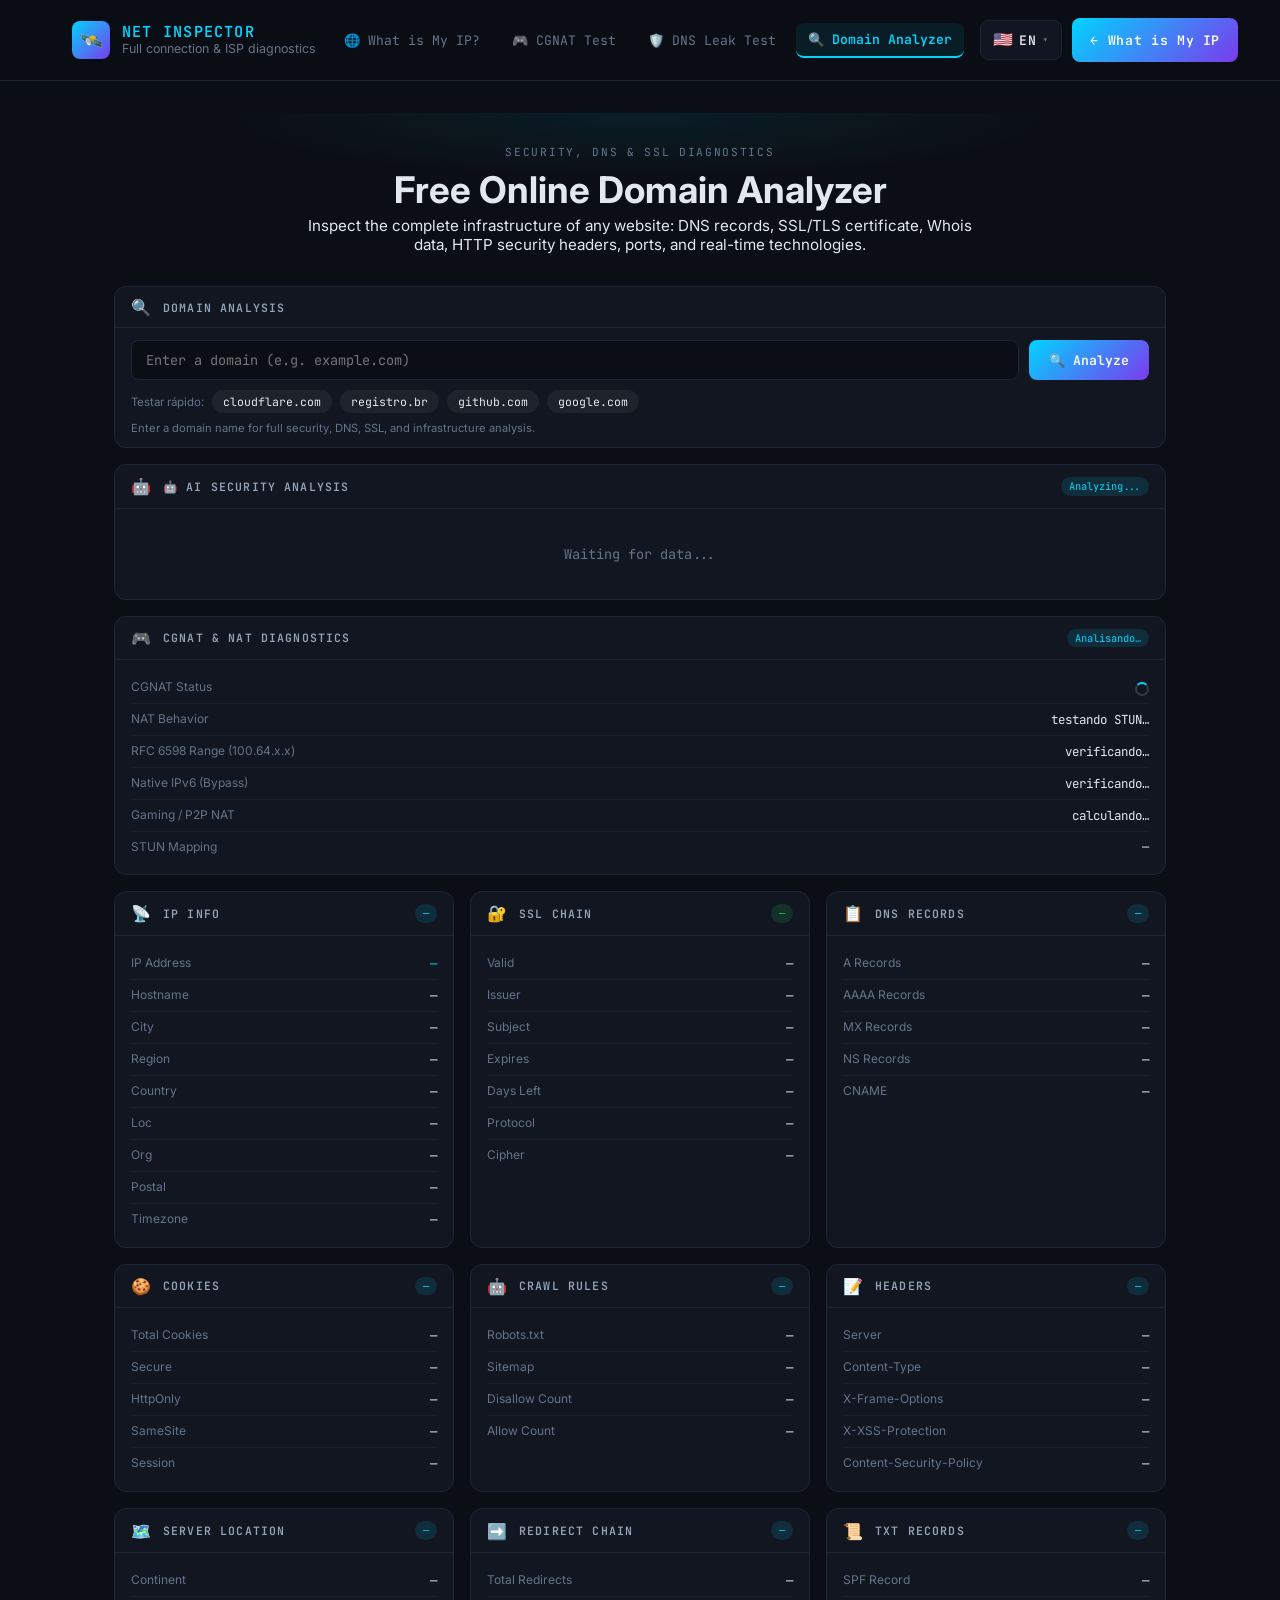
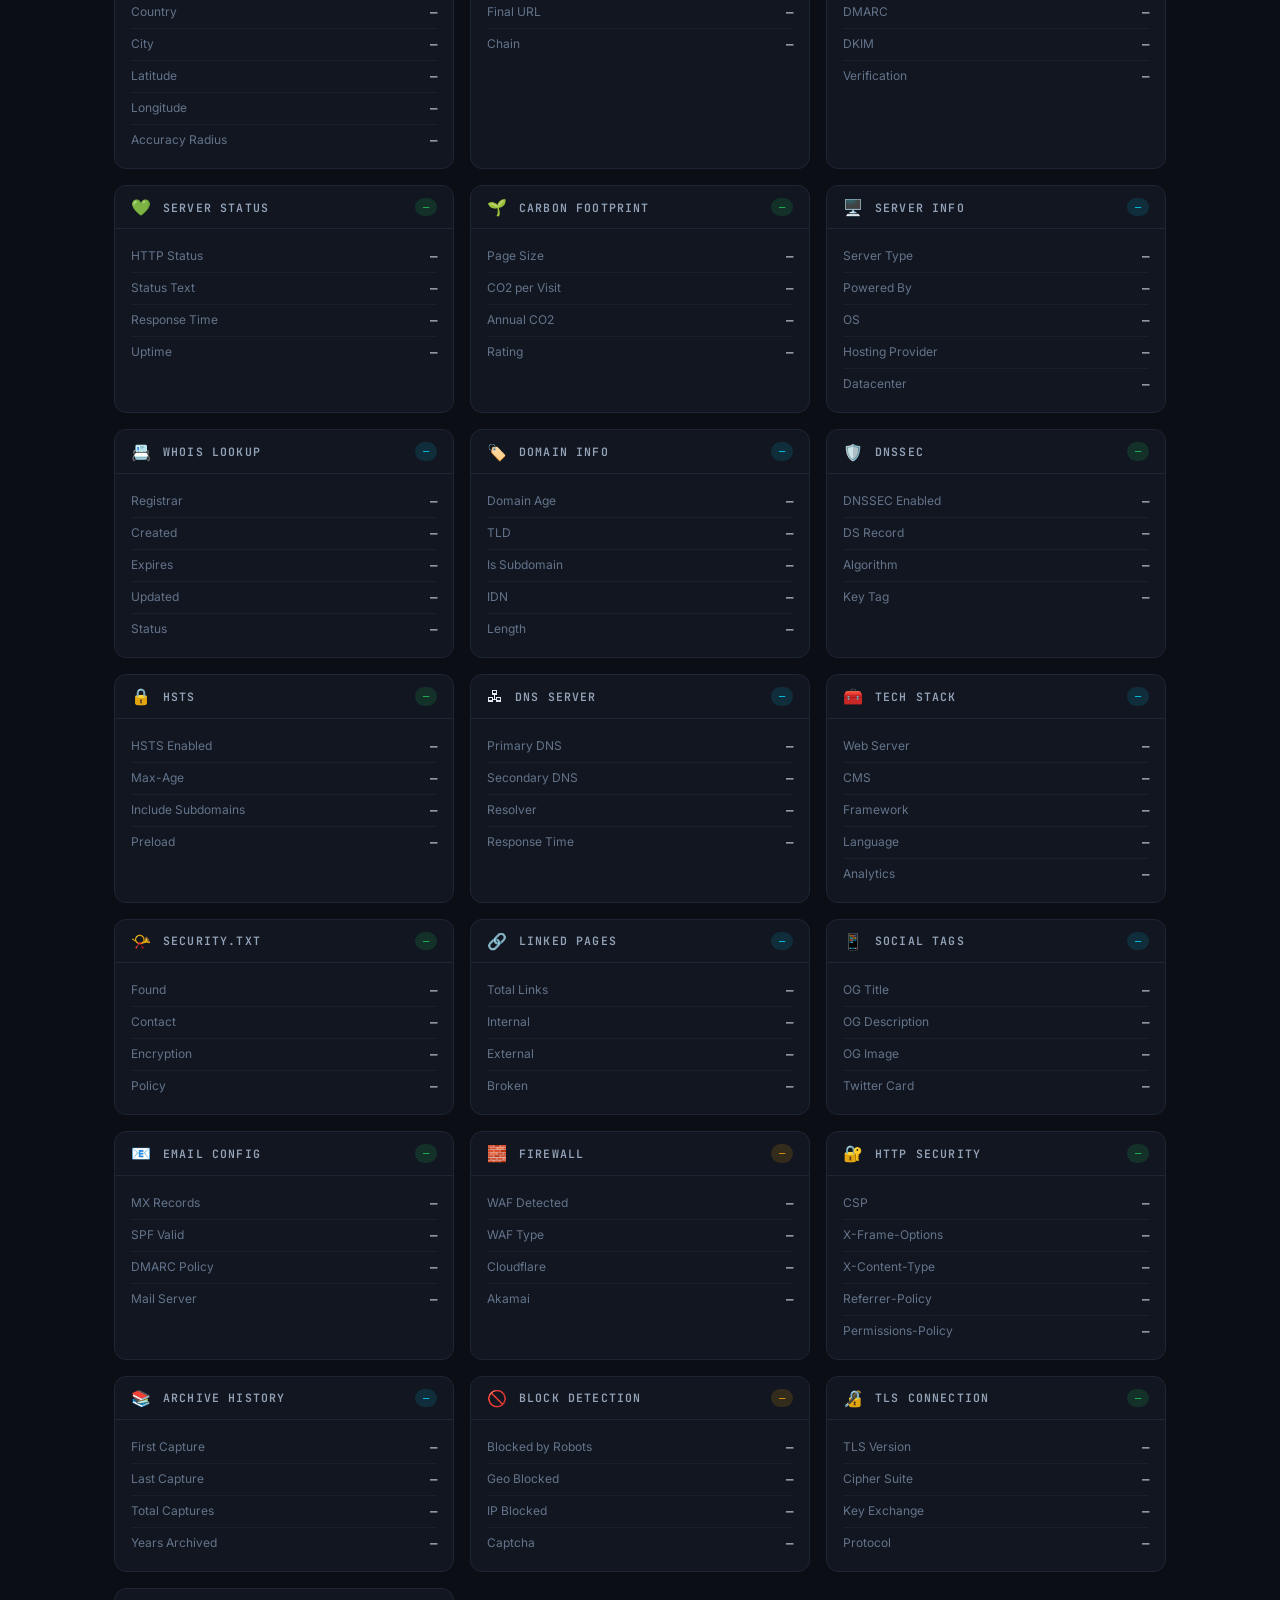
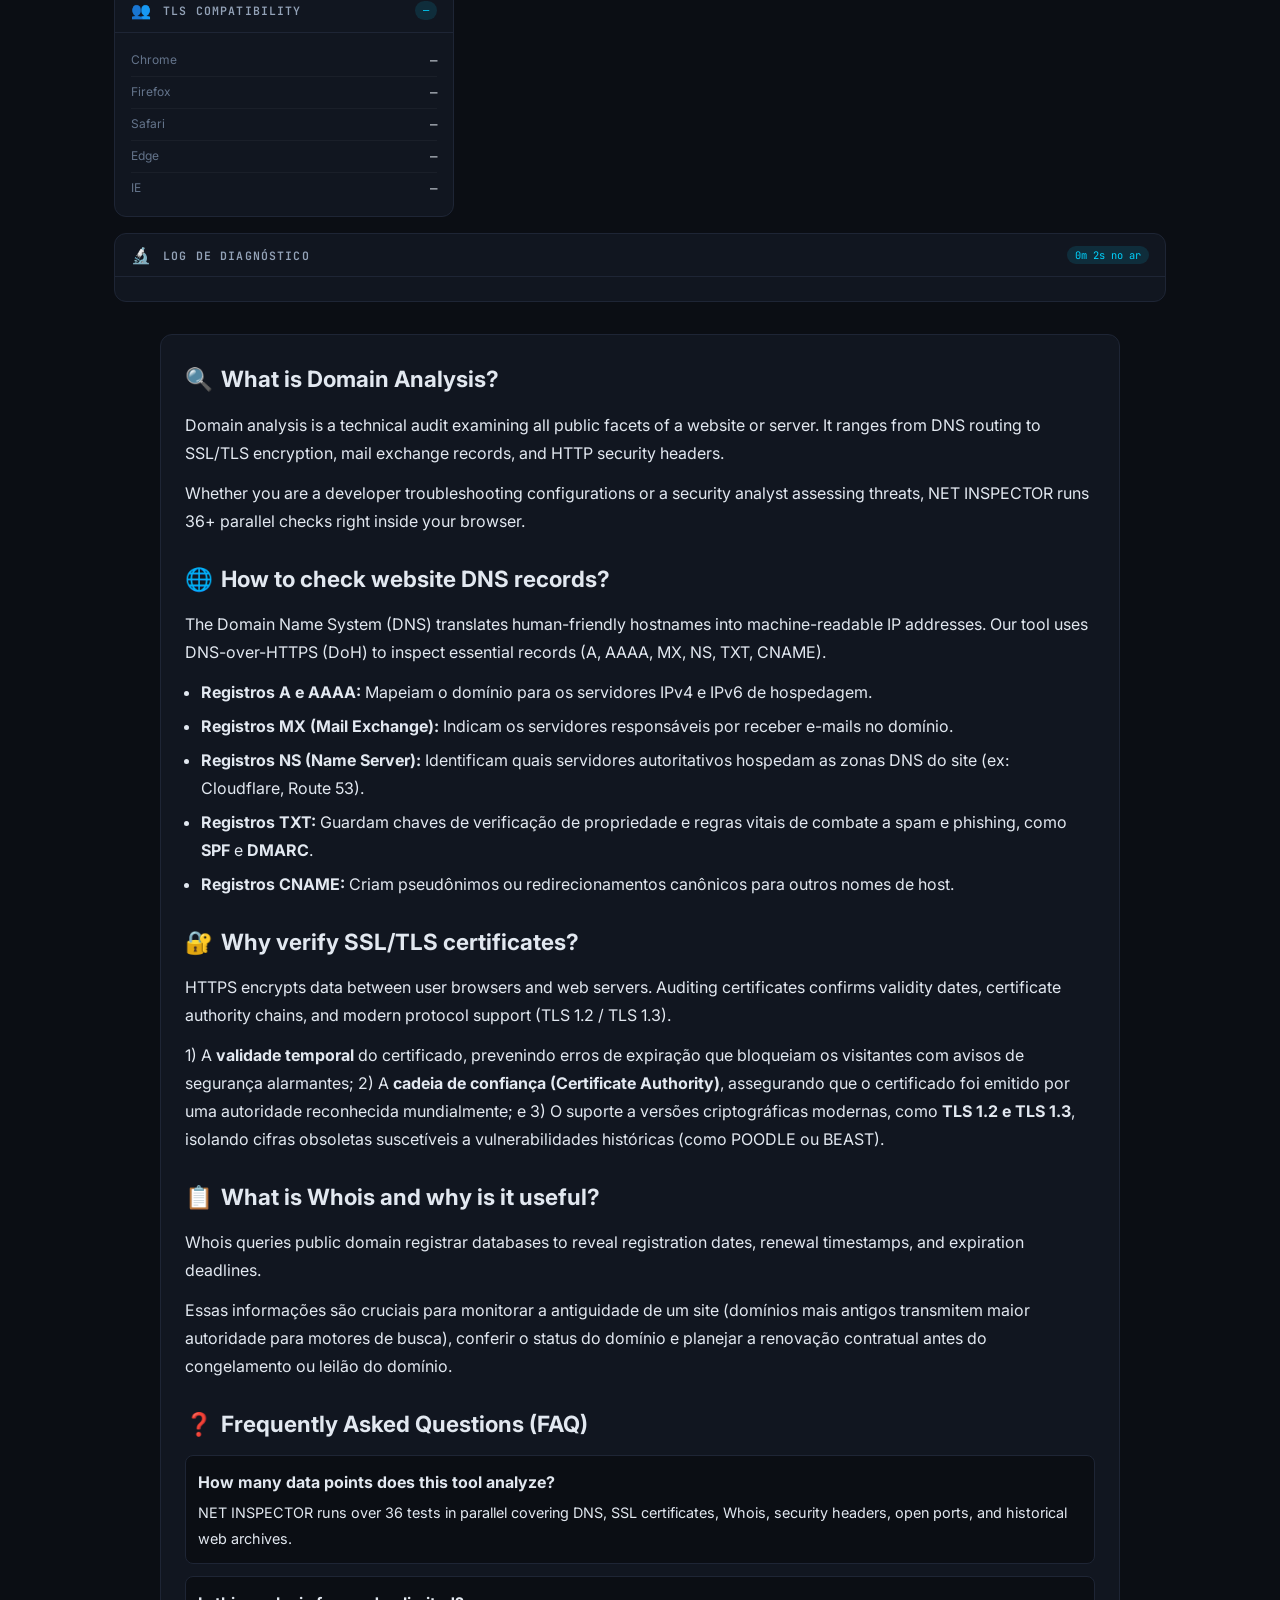
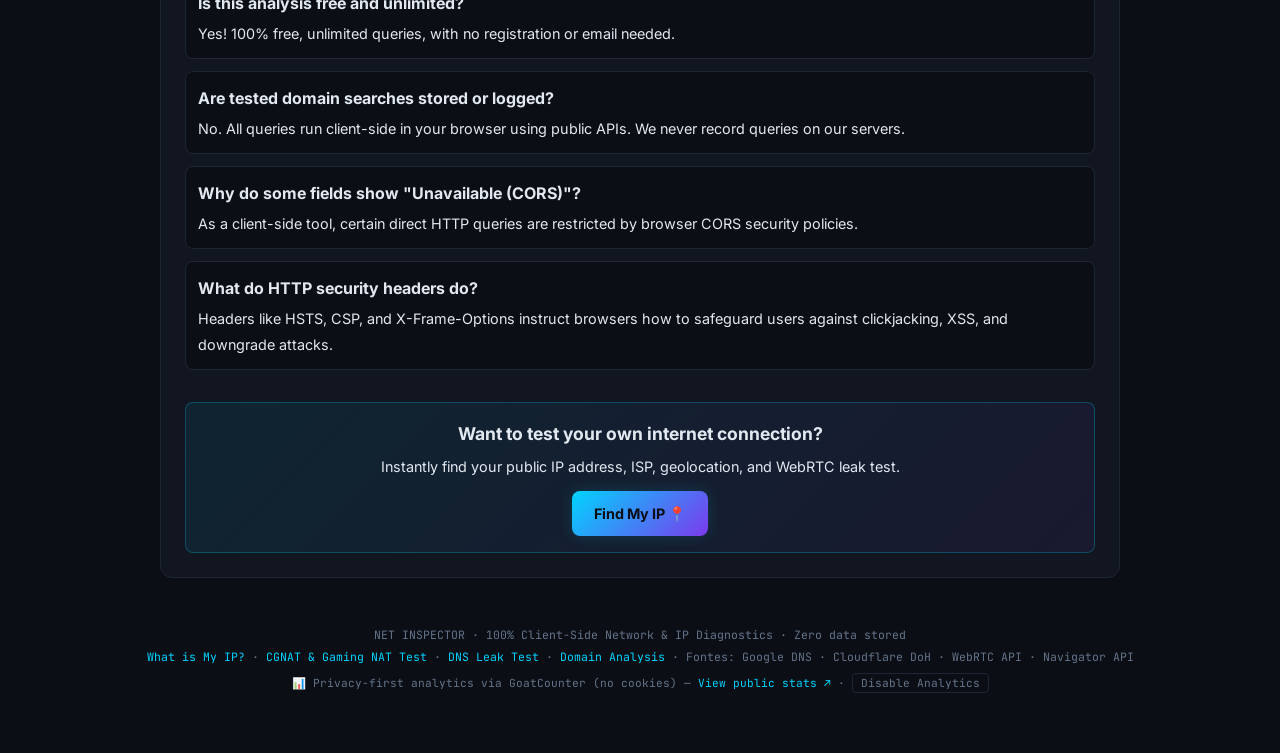
<file: en/domain.html>
<!DOCTYPE html>
<html lang="en">
<head>
  <meta charset="UTF-8">
  <meta name="viewport" content="width=device-width, initial-scale=1.0">

  <!-- SEO Meta Tags -->
  <title>Free Online Domain Analyzer — DNS, SSL, RDAP Whois &amp; Security | NET INSPECTOR</title>
  <meta name="description" content="Free online tool for complete domain inspection: DNS records (A, AAAA, MX, TXT, NS), SSL/TLS check, RDAP Whois, HTTP security headers, and client-side Security AI.">
  <meta name="keywords" content="domain analyzer, dns lookup, ssl checker, rdap whois lookup, http security headers, website security test, net inspector">
  <meta name="author" content="NET INSPECTOR">
  <meta name="robots" content="index, follow">
  <link rel="canonical" href="https://netinspector.net/en/domain.html">

  <!-- Hreflang Tags para SEO Internacional -->
  <link rel="alternate" hreflang="x-default" href="https://netinspector.net/domain.html">
  <link rel="alternate" hreflang="pt" href="https://netinspector.net/domain.html">
  <link rel="alternate" hreflang="en" href="https://netinspector.net/en/domain.html">
  <link rel="alternate" hreflang="es" href="https://netinspector.net/es/domain.html">
  <link rel="alternate" hreflang="fr" href="https://netinspector.net/domain.html?lang=fr">
  <link rel="alternate" hreflang="de" href="https://netinspector.net/domain.html?lang=de">
  <link rel="alternate" hreflang="it" href="https://netinspector.net/domain.html?lang=it">
  <link rel="alternate" hreflang="ja" href="https://netinspector.net/domain.html?lang=ja">
  <link rel="alternate" hreflang="zh" href="https://netinspector.net/domain.html?lang=zh">
  <link rel="alternate" hreflang="ru" href="https://netinspector.net/domain.html?lang=ru">
  <link rel="alternate" hreflang="ar" href="https://netinspector.net/domain.html?lang=ar">

  <!-- Open Graph / Facebook -->
  <meta property="og:type" content="website">
  <meta property="og:url" content="https://netinspector.net/en/domain.html">
  <meta property="og:title" content="Free Online Domain Analyzer — DNS, SSL, RDAP Whois &amp; Security">
  <meta property="og:description" content="Audit any domain or website: DNS records, SSL/TLS, RDAP Whois, HTTP security headers, and local Security AI.">
  <meta property="og:image" content="https://netinspector.net/og-image.png">

  <!-- Twitter Card -->
  <meta name="twitter:card" content="summary_large_image">
  <meta name="twitter:url" content="https://netinspector.net/en/domain.html">
  <meta name="twitter:title" content="Free Online Domain Analyzer — DNS, SSL, RDAP Whois &amp; Security">
  <meta name="twitter:description" content="Audit any domain or website: DNS records, SSL/TLS, RDAP Whois, HTTP security headers, and local Security AI.">
  <meta name="twitter:image" content="https://netinspector.net/og-image.png">
  <meta property="og:image:width" content="1200">
  <meta property="og:image:height" content="630">

  <!-- Favicon -->
  <link rel="icon" type="image/svg+xml" href="../favicon.svg">
  <link rel="alternate icon" href="../favicon.ico">

  <!-- Google Fonts Optimization -->
  <link rel="preconnect" href="https://fonts.googleapis.com">
  <link rel="preconnect" href="https://fonts.gstatic.com" crossorigin>
  <link rel="stylesheet" href="https://fonts.googleapis.com/css2?family=JetBrains+Mono:wght@300;400;600;700&family=Inter:wght@300;400;500;600&display=swap">

  <!-- Design System CSS -->
  <link rel="stylesheet" href="../style.css">

  <!-- Schema.org JSON-LD para IA e Search Engines -->
  <script type="application/ld+json">
  {
    "@context": "https://schema.org",
    "@graph": [
      {
        "@type": "WebApplication",
        "@id": "https://netinspector.net/en/domain.html#webapp",
        "name": "Domain Analyzer — NET INSPECTOR",
        "alternateName": "DNS, SSL & Whois Checker",
        "url": "https://netinspector.net/en/domain.html",
        "description": "Ferramenta online gratuita para análise completa de domínios: registros DNS, certificados SSL/TLS, consulta Whois, cabeçalhos de segurança, portas e infraestrutura.",
        "applicationCategory": "DeveloperApplication",
        "operatingSystem": "Any",
        "browserRequirements": "Requires JavaScript",
        "offers": {
          "@type": "Offer",
          "price": "0",
          "priceCurrency": "USD"
        },
        "featureList": "DNS Lookup (A, AAAA, MX, TXT, NS), SSL Certificate Check, RDAP Whois Lookup, HTTP Security Headers, Client-Side Security AI",
        "keywords": "analisador de domínio, verificar dns de site, analisar segurança de site, checar ssl de domínio, whois lookup, verificar domínio",
        "inLanguage": "en-US"
      },
      {
        "@type": "FAQPage",
        "@id": "https://netinspector.net/en/domain.html#faq",
        "mainEntity": [
          {
            "@type": "Question",
            "name": "Quantas informações a ferramenta analisa de um domínio?",
            "acceptedAnswer": {
              "@type": "Answer",
              "text": "O NET INSPECTOR executa mais de 36 verificações em paralelo, incluindo resolução DNS profunda, cadeias de certificação SSL, dados Whois, cabeçalhos de segurança HTTP, portas comuns, firewall (WAF) e histórico de arquivamento."
            }
          },
          {
            "@type": "Question",
            "name": "A análise é gratuita e sem limites?",
            "acceptedAnswer": {
              "@type": "Answer",
              "text": "Sim! A análise é 100% gratuita, ilimitada e não requer cadastro ou instalação."
            }
          },
          {
            "@type": "Question",
            "name": "Os dados do domínio analisado são armazenados?",
            "acceptedAnswer": {
              "@type": "Answer",
              "text": "Não. Todas as requisições são processadas diretamente pelo navegador do cliente (client-side) utilizando APIs públicas e DoH. Nenhum histórico ou busca é gravado em servidores próprios."
            }
          },
          {
            "@type": "Question",
            "name": "Por que alguns campos aparecem como 'Indisponível (CORS)'?",
            "acceptedAnswer": {
              "@type": "Answer",
              "text": "Por ser uma ferramenta 100% client-side, algumas consultas HTTP diretas são restringidas pela política de CORS dos navegadores para evitar requisições não autorizadas entre origens."
            }
          },
          {
            "@type": "Question",
            "name": "O que significam os headers de segurança HTTP?",
            "acceptedAnswer": {
              "@type": "Answer",
              "text": "Cabeçalhos HTTP como HSTS, CSP, X-Frame-Options e X-Content-Type-Options instruem o navegador sobre como proteger os visitantes contra ataques como clickjacking, injeção de scripts (XSS) e downgrade de conexão."
            }
          }
        ]
      }
    ]
  }
  </script>

  <!-- Analytics Privacy-First (Sem cookies / LGPD & GDPR compliant) -->
  <script data-goatcounter="https://netinspector.goatcounter.com/count"
          async src="//gc.zgo.at/count.js"></script>

  <!-- Microsoft Clarity -->
  <script type="text/javascript">
      (function(c,l,a,r,i,t,y){
          c[a]=c[a]||function(){(c[a].q=c[a].q||[]).push(arguments)};
          t=l.createElement(r);t.async=1;t.src="https://www.clarity.ms/tag/"+i;
          y=l.getElementsByTagName(r)[0];y.parentNode.insertBefore(t,y);
      })(window, document, "clarity", "script", "zf2n37rcc2");
  </script>

  <!-- Script da Aplicação compartilhado -->
  <script src="../app.js" defer></script>
</head>
<body data-page="domain">

<header id="main-header"></header>

<main>
  <!-- Hero Section -->
  <div class="hero">
    <div class="hero-label" data-i18n="hero_domain_label">Security, DNS & SSL Diagnostics</div>
    <h1 style="font-size:clamp(1.5rem, 4vw, 2.3rem);color:var(--color-text-primary);margin-bottom:var(--spacing-xs);font-weight:700;" data-i18n="hero_domain_title">Free Online Domain Analyzer</h1>
    <p style="font-size:0.95rem;color:var(--color-text-secondary);max-width:680px;margin:0 auto;" data-i18n="hero_domain_desc">Inspect the complete infrastructure of any website: DNS records, SSL/TLS certificate, Whois data, HTTP security headers, ports, and real-time technologies.</p>
  </div>

  <!-- Grid de Cards Filtrada (Input de Domínio + 36 Scanners + Log) -->
  <div class="grid" id="cards-container"></div>

  <!-- Artigo Rico e Otimizado para SEO -->
  <article style="max-width:960px;margin:var(--spacing-2xl) auto 0;padding:var(--spacing-xl);background:var(--color-bg-surface);border:1px solid var(--color-border);border-radius:var(--radius-lg);line-height:1.75;color:var(--color-text-secondary);">
    <h2 style="font-size:1.4rem;color:var(--color-text-primary);margin-bottom:var(--spacing-md);display:flex;align-items:center;gap:var(--spacing-sm);">
      <span>🔍</span> <span data-i18n="art_domain_title">What is Domain Analysis?</span>
    </h2>
    <p style="margin-bottom:var(--spacing-md);" data-i18n="art_domain_p1">Domain analysis is a technical audit examining all public facets of a website or server. It ranges from DNS routing to SSL/TLS encryption, mail exchange records, and HTTP security headers.</strong> é um procedimento técnico de auditoria que investiga todos os aspectos públicos da presença digital de um site ou servidor na internet. Ela abrange desde o roteamento básico de tráfego (DNS) até camadas críticas de criptografia (SSL/TLS), políticas de correio eletrônico (SPF, DKIM, DMARC) e cabeçalhos de segurança que protegem os visitantes contra ataques virtuais.
    </p>
    <p style="margin-bottom:var(--spacing-xl);" data-i18n="art_domain_p2">Whether you are a developer troubleshooting configurations or a security analyst assessing threats, NET INSPECTOR runs 36+ parallel checks right inside your browser.</strong> executa mais de 36 testes em paralelo diretamente pelo navegador, sem necessidade de instalar utilitários de linha de comando como <code>dig</code>, <code>nslookup</code>, <code>whois</code> ou <code>nmap</code>.
    </p>

    <h2 style="font-size:1.4rem;color:var(--color-text-primary);margin-bottom:var(--spacing-md);display:flex;align-items:center;gap:var(--spacing-sm);">
      <span>🌐</span> <span data-i18n="art_dns_title">How to check website DNS records?</span>
    </h2>
    <p style="margin-bottom:var(--spacing-md);" data-i18n="art_dns_p1">The Domain Name System (DNS) translates human-friendly hostnames into machine-readable IP addresses. Our tool uses DNS-over-HTTPS (DoH) to inspect essential records (A, AAAA, MX, NS, TXT, CNAME).</strong> é a agenda telefônica da internet, convertendo nomes de domínios memorizáveis (como <code>google.com</code>) em endereços numéricos IP legíveis por máquinas. Nossa ferramenta consulta resoluções autoritativas via <em>DNS-over-HTTPS (DoH)</em> para examinar múltiplos tipos de registros essenciais:
    </p>
    <ul style="margin-bottom:var(--spacing-xl);padding-left:var(--spacing-lg);">
      <li style="margin-bottom:6px;"><strong>Registros A e AAAA:</strong> Mapeiam o domínio para os servidores IPv4 e IPv6 de hospedagem.</li>
      <li style="margin-bottom:6px;"><strong>Registros MX (Mail Exchange):</strong> Indicam os servidores responsáveis por receber e-mails no domínio.</li>
      <li style="margin-bottom:6px;"><strong>Registros NS (Name Server):</strong> Identificam quais servidores autoritativos hospedam as zonas DNS do site (ex: Cloudflare, Route 53).</li>
      <li style="margin-bottom:6px;"><strong>Registros TXT:</strong> Guardam chaves de verificação de propriedade e regras vitais de combate a spam e phishing, como <strong>SPF</strong> e <strong>DMARC</strong>.</li>
      <li><strong>Registros CNAME:</strong> Criam pseudônimos ou redirecionamentos canônicos para outros nomes de host.</li>
    </ul>

    <h2 style="font-size:1.4rem;color:var(--color-text-primary);margin-bottom:var(--spacing-md);display:flex;align-items:center;gap:var(--spacing-sm);">
      <span>🔐</span> <span data-i18n="art_ssl_title">Why verify SSL/TLS certificates?</span>
    </h2>
    <p style="margin-bottom:var(--spacing-md);" data-i18n="art_ssl_p1">HTTPS encrypts data between user browsers and web servers. Auditing certificates confirms validity dates, certificate authority chains, and modern protocol support (TLS 1.2 / TLS 1.3).</strong> garante que toda a comunicação entre o navegador do usuário e o servidor web permaneça criptografada, impedindo interceptações por terceiros (ataques Man-in-the-Middle). Auditar o certificado SSL/TLS permite atestar:
    </p>
    <p style="margin-bottom:var(--spacing-xl);">
      1) A <strong>validade temporal</strong> do certificado, prevenindo erros de expiração que bloqueiam os visitantes com avisos de segurança alarmantes; 2) A <strong>cadeia de confiança (Certificate Authority)</strong>, assegurando que o certificado foi emitido por uma autoridade reconhecida mundialmente; e 3) O suporte a versões criptográficas modernas, como <strong>TLS 1.2 e TLS 1.3</strong>, isolando cifras obsoletas suscetíveis a vulnerabilidades históricas (como POODLE ou BEAST).
    </p>

    <h2 style="font-size:1.4rem;color:var(--color-text-primary);margin-bottom:var(--spacing-md);display:flex;align-items:center;gap:var(--spacing-sm);">
      <span>📋</span> <span data-i18n="art_whois_title">What is Whois and why is it useful?</span>
    </h2>
    <p style="margin-bottom:var(--spacing-md);" data-i18n="art_whois_p1">Whois queries public domain registrar databases to reveal registration dates, renewal timestamps, and expiration deadlines.</strong> é um protocolo padronizado que permite consultar os bancos de dados públicos dos registradores de domínios (como Registro.br, Verisign e ICANN). Através dele, é possível descobrir a data em que o domínio foi registrado pela primeira vez, sua última data de renovação e a data exata de expiração.
    </p>
    <p style="margin-bottom:var(--spacing-xl);">
      Essas informações são cruciais para monitorar a antiguidade de um site (domínios mais antigos transmitem maior autoridade para motores de busca), conferir o status do domínio e planejar a renovação contratual antes do congelamento ou leilão do domínio.
    </p>

    <h2 style="font-size:1.4rem;color:var(--color-text-primary);margin-bottom:var(--spacing-md);display:flex;align-items:center;gap:var(--spacing-sm);">
      <span>❓</span> <span data-i18n="art_faq_title">Frequently Asked Questions (FAQ)</span>
    </h2>

    <div style="display:flex;flex-direction:column;gap:var(--spacing-md);">
      <div style="padding:var(--spacing-md);background:var(--color-bg-primary);border:1px solid var(--color-border);border-radius:var(--radius-md);">
        <strong style="color:var(--color-text-primary);display:block;margin-bottom:var(--spacing-xs);" data-i18n="dfaq_q1">How many data points does this tool analyze?</strong>
        <p style="font-size:0.9rem;margin:0;" data-i18n="dfaq_a1">NET INSPECTOR runs over 36 tests in parallel covering DNS, SSL certificates, Whois, security headers, open ports, and historical web archives.</p>
      </div>

      <div style="padding:var(--spacing-md);background:var(--color-bg-primary);border:1px solid var(--color-border);border-radius:var(--radius-md);">
        <strong style="color:var(--color-text-primary);display:block;margin-bottom:var(--spacing-xs);" data-i18n="dfaq_q2">Is this analysis free and unlimited?</strong>
        <p style="font-size:0.9rem;margin:0;" data-i18n="dfaq_a2">Yes! 100% free, unlimited queries, with no registration or email needed.</p>
      </div>

      <div style="padding:var(--spacing-md);background:var(--color-bg-primary);border:1px solid var(--color-border);border-radius:var(--radius-md);">
        <strong style="color:var(--color-text-primary);display:block;margin-bottom:var(--spacing-xs);" data-i18n="dfaq_q3">Are tested domain searches stored or logged?</strong>
        <p style="font-size:0.9rem;margin:0;" data-i18n="dfaq_a3">No. All queries run client-side in your browser using public APIs. We never record queries on our servers.</p>
      </div>

      <div style="padding:var(--spacing-md);background:var(--color-bg-primary);border:1px solid var(--color-border);border-radius:var(--radius-md);">
        <strong style="color:var(--color-text-primary);display:block;margin-bottom:var(--spacing-xs);" data-i18n="dfaq_q4">Why do some fields show "Unavailable (CORS)"?</strong>
        <p style="font-size:0.9rem;margin:0;" data-i18n="dfaq_a4">As a client-side tool, certain direct HTTP queries are restricted by browser CORS security policies.</p>
      </div>

      <div style="padding:var(--spacing-md);background:var(--color-bg-primary);border:1px solid var(--color-border);border-radius:var(--radius-md);">
        <strong style="color:var(--color-text-primary);display:block;margin-bottom:var(--spacing-xs);" data-i18n="dfaq_q5">What do HTTP security headers do?</strong>
        <p style="font-size:0.9rem;margin:0;" data-i18n="dfaq_a5">Headers like HSTS, CSP, and X-Frame-Options instruct browsers how to safeguard users against clickjacking, XSS, and downgrade attacks.</p>
      </div>
    </div>

    <!-- CTA para Meu IP -->
    <div style="margin-top:var(--spacing-2xl);padding:var(--spacing-lg);background:linear-gradient(135deg, rgba(0,212,255,0.08), rgba(124,58,237,0.08));border:1px solid var(--color-border-hover);border-radius:var(--radius-md);text-align:center;">
      <h3 style="color:var(--color-text-primary);margin-bottom:var(--spacing-xs);font-size:1.1rem;" data-i18n="cta_home_title">Want to test your own internet connection?</h3>
      <p style="font-size:0.9rem;margin-bottom:var(--spacing-md);color:var(--color-text-secondary);" data-i18n="cta_home_desc">Instantly find your public IP address, ISP, geolocation, and WebRTC leak test.</p>
      <div style="display:flex;justify-content:center;gap:var(--spacing-md);flex-wrap:wrap;">
        <a href="./index.html" class="btn" style="display:inline-block;text-decoration:none;padding:10px 22px;background:var(--gradient-accent);color:var(--color-bg-primary);border-radius:var(--radius-md);font-weight:700;font-size:0.9rem;box-shadow:var(--shadow-glow);" data-i18n="cta_home_btn">Find My IP 📍</a>
      </div>
    </div>
  </article>
</main>

<footer>
  <p data-i18n="footer_desc">NET INSPECTOR · 100% Client-Side Network & IP Diagnostics · Zero data stored</p>
  <p style="margin-top:4px">
    <a href="./index.html" style="color:var(--color-accent);text-decoration:none;" data-i18n="footer_link_ip">What is My IP?</a> · 
    <a href="./cgnat.html" style="color:var(--color-accent);text-decoration:none;" data-i18n="footer_link_cgnat">CGNAT &amp; Gaming NAT Test</a> · 
    <a href="./dns-leak.html" style="color:var(--color-accent);text-decoration:none;" data-i18n="footer_link_dnsleak">DNS Leak Test</a> · 
    <a href="./domain.html" style="color:var(--color-accent);text-decoration:none;" data-i18n="footer_link_domain">Domain Analysis</a> · 
    Fontes: Google DNS · Cloudflare DoH · WebRTC API · Navigator API
  </p>
  <p style="margin-top:6px;font-size:0.7rem;color:var(--color-text-muted);">
    <span data-i18n="footer_analytics">📊 Privacy-first analytics via GoatCounter (no cookies) —</span> 
    <a href="https://netinspector.goatcounter.com/" target="_blank" rel="noopener" style="color:var(--color-accent);text-decoration:none;" data-i18n="footer_stats">View public stats ↗</a> · 
    <button id="analytics-optout-btn" onclick="toggleAnalytics()" class="optout-btn" data-i18n="btn_optout_off">Disable Analytics</button>
  </p>
</footer>

</body>
</html>
</file>
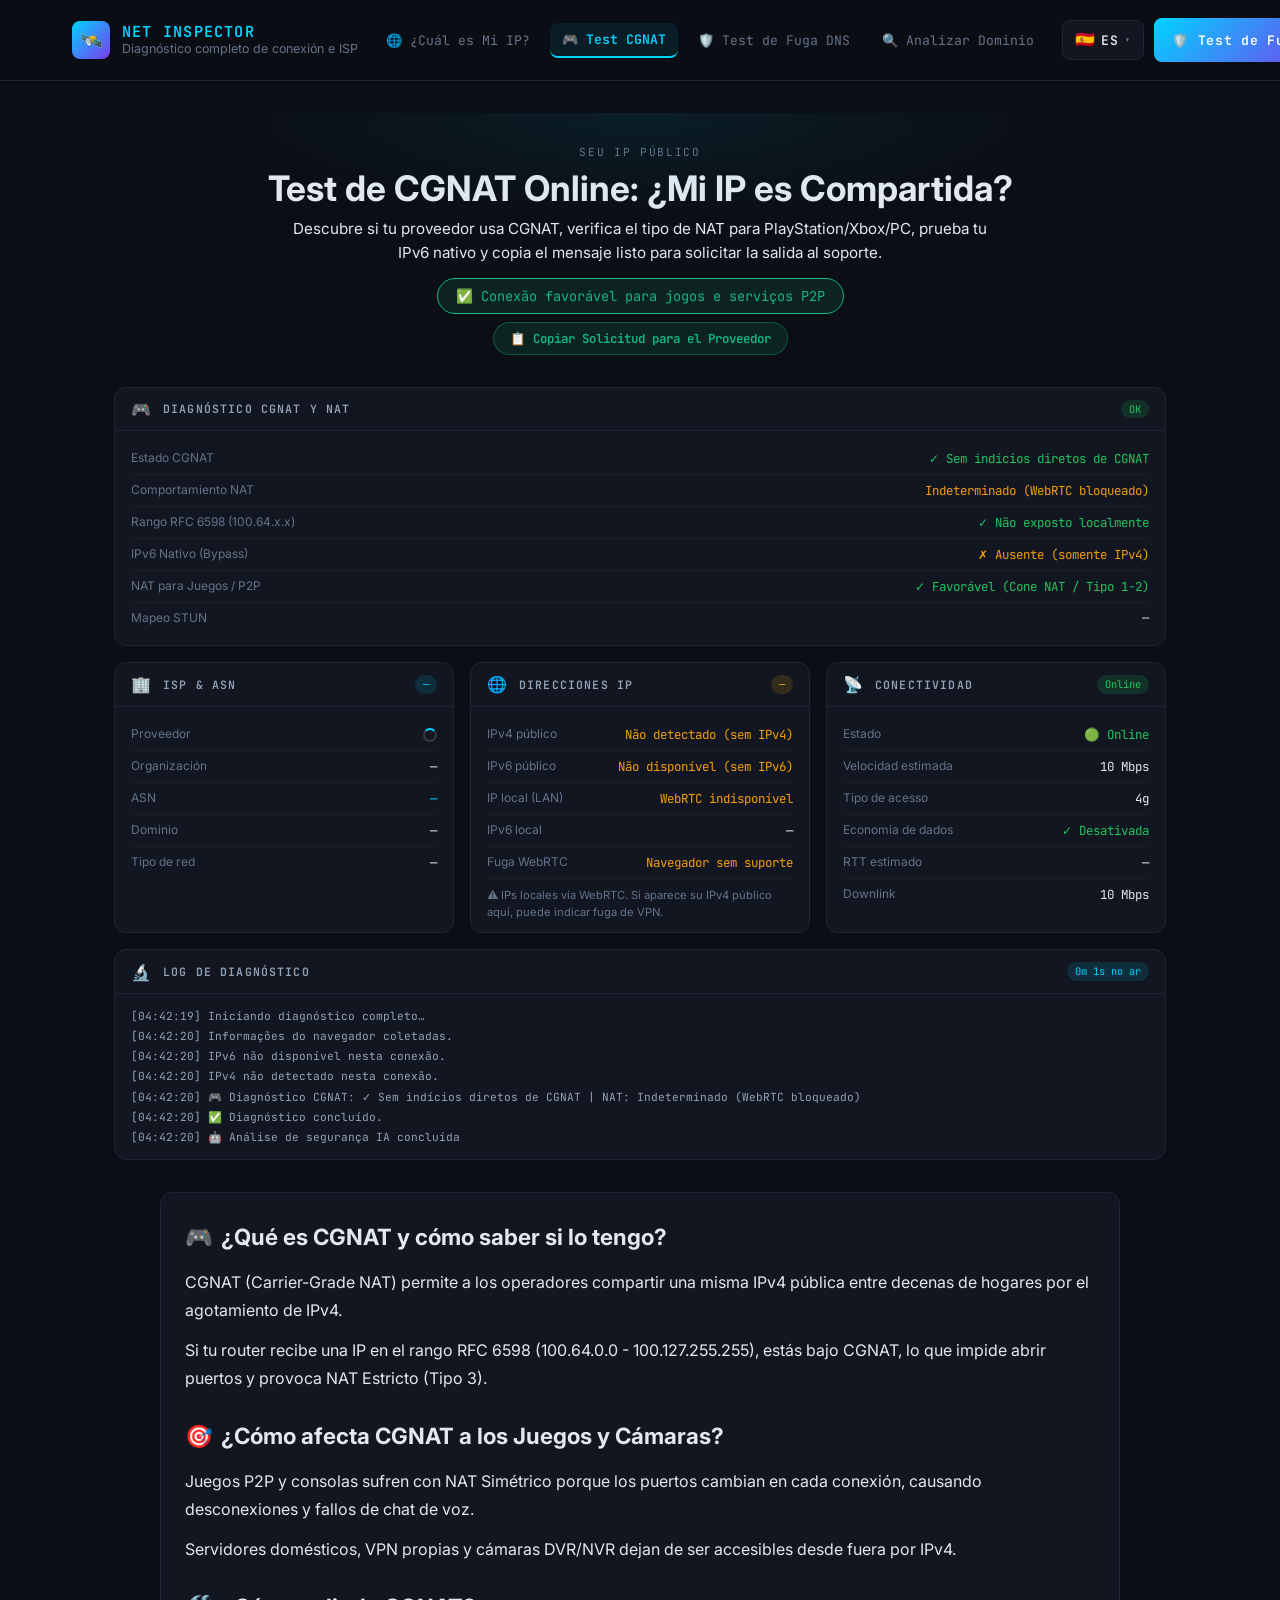
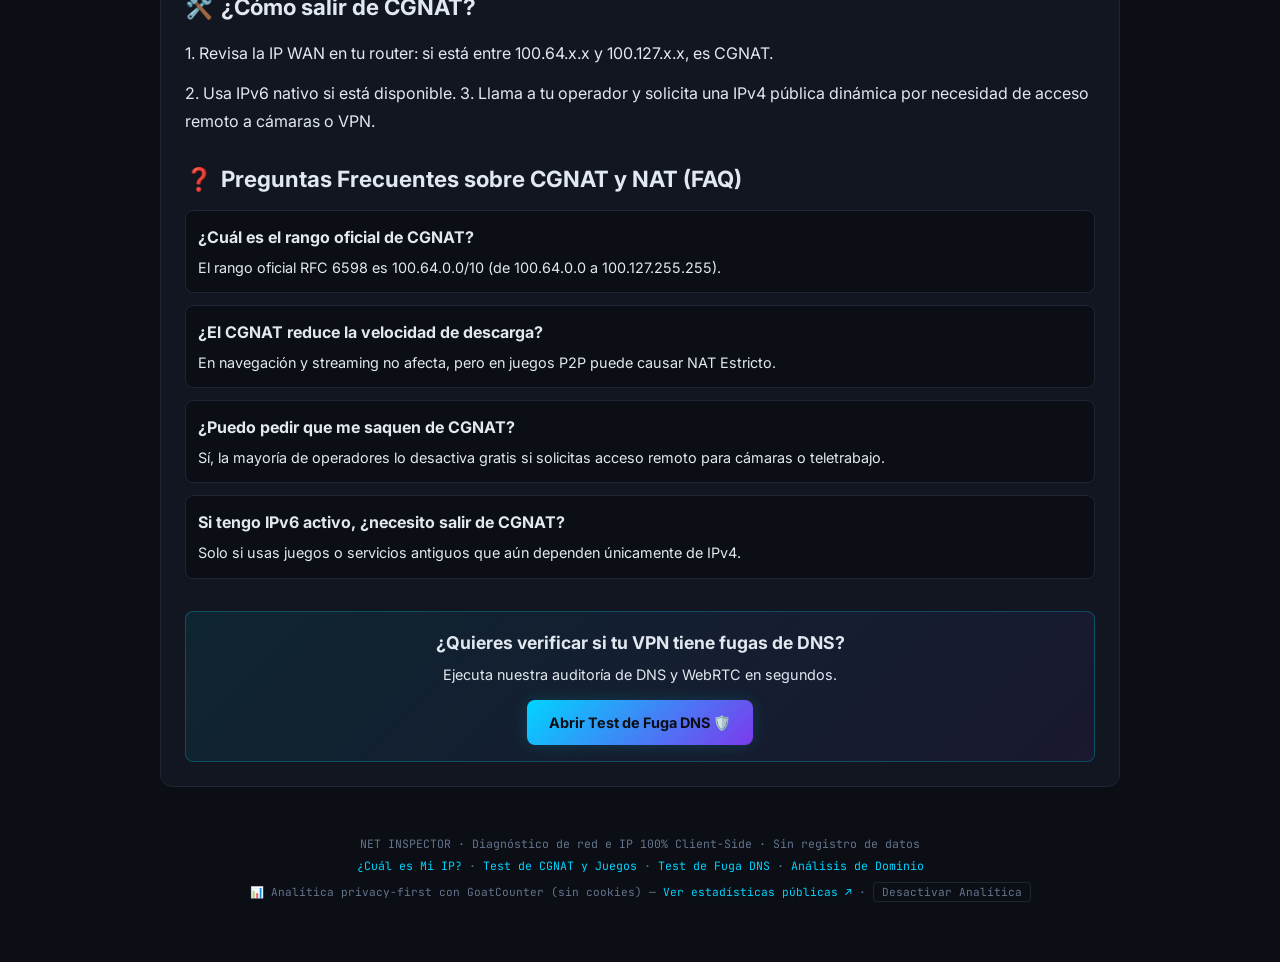
<file: es/cgnat.html>
<!DOCTYPE html>
<html lang="es">
<head>
  <meta charset="UTF-8">
  <meta name="viewport" content="width=device-width, initial-scale=1.0">

  <!-- SEO Meta Tags -->
  <title>Test de CGNAT Online y NAT para Juegos — ¿Mi IP es Compartida? | NET INSPECTOR</title>
  <meta name="description" content="Descubre si tu operador usa CGNAT (RFC 6598 - 100.64.x.x), comprueba si tu NAT es Estricto o Cone en juegos (PS5, Xbox, PC), prueba IPv6 nativo y copia la solicitud para soporte.">
  <meta name="keywords" content="test cgnat, saber si estoy en cgnat, comprobar cgnat, nat estricto juegos, ip compartida rfc 6598, salir de cgnat, test ipv6, net inspector">
  <meta name="author" content="NET INSPECTOR">
  <meta name="robots" content="index, follow">
  <link rel="canonical" href="https://netinspector.net/es/cgnat.html">

  <!-- Hreflang Tags para SEO Internacional -->
  <link rel="alternate" hreflang="x-default" href="https://netinspector.net/cgnat.html">
  <link rel="alternate" hreflang="pt" href="https://netinspector.net/cgnat.html">
  <link rel="alternate" hreflang="en" href="https://netinspector.net/en/cgnat.html">
  <link rel="alternate" hreflang="es" href="https://netinspector.net/es/cgnat.html">
  <link rel="alternate" hreflang="fr" href="https://netinspector.net/cgnat.html?lang=fr">
  <link rel="alternate" hreflang="de" href="https://netinspector.net/cgnat.html?lang=de">
  <link rel="alternate" hreflang="it" href="https://netinspector.net/cgnat.html?lang=it">
  <link rel="alternate" hreflang="ja" href="https://netinspector.net/cgnat.html?lang=ja">
  <link rel="alternate" hreflang="zh" href="https://netinspector.net/cgnat.html?lang=zh">
  <link rel="alternate" hreflang="ru" href="https://netinspector.net/cgnat.html?lang=ru">
  <link rel="alternate" hreflang="ar" href="https://netinspector.net/cgnat.html?lang=ar">

  <!-- Open Graph / Facebook -->
  <meta property="og:type" content="website">
  <meta property="og:url" content="https://netinspector.net/es/cgnat.html">
  <meta property="og:title" content="Test de CGNAT Online y NAT para Juegos — ¿Mi IP es Compartida?">
  <meta property="og:description" content="Detecta CGNAT (100.64.x.x), NAT Simétrico vs. Cone para juegos, IPv6 nativo y genera el mensaje para tu proveedor.">
  <meta property="og:image" content="https://netinspector.net/og-image.png">
  <meta property="og:image:width" content="1200">
  <meta property="og:image:height" content="630">

  <!-- Twitter Card -->
  <meta name="twitter:card" content="summary_large_image">
  <meta name="twitter:url" content="https://netinspector.net/es/cgnat.html">
  <meta name="twitter:title" content="Test de CGNAT Online y NAT para Juegos — ¿Mi IP es Compartida?">
  <meta name="twitter:description" content="Detecta CGNAT (100.64.x.x), NAT Simétrico vs. Cone para juegos, IPv6 nativo y genera el mensaje para tu proveedor.">
  <meta name="twitter:image" content="https://netinspector.net/og-image.png">

  <!-- Favicon -->
  <link rel="icon" type="image/svg+xml" href="../favicon.svg">
  <link rel="alternate icon" href="../favicon.ico">

  <!-- Google Fonts Optimization -->
  <link rel="preconnect" href="https://fonts.googleapis.com">
  <link rel="preconnect" href="https://fonts.gstatic.com" crossorigin>
  <link rel="stylesheet" href="https://fonts.googleapis.com/css2?family=JetBrains+Mono:wght@300;400;600;700&family=Inter:wght@300;400;500;600&display=swap">

  <!-- Design System CSS -->
  <link rel="stylesheet" href="../style.css">

  <!-- Schema.org JSON-LD para IA e Search Engines -->
  <script type="application/ld+json">
  {
    "@context": "https://schema.org",
    "@graph": [
      {
        "@type": "WebApplication",
        "@id": "https://netinspector.net/es/cgnat.html#webapp",
        "name": "Test de CGNAT y NAT para Juegos — NET INSPECTOR",
        "alternateName": "Diagnóstico de CGNAT y NAT para Juegos",
        "url": "https://netinspector.net/es/cgnat.html",
        "description": "Ferramenta online gratuita para detectar CGNAT (RFC 6598), comportamento de NAT Simétrico vs. Cone via STUN e disponibilidade de IPv6 nativo.",
        "applicationCategory": "UtilityApplication",
        "operatingSystem": "Any",
        "browserRequirements": "Requires JavaScript",
        "offers": {
          "@type": "Offer",
          "price": "0",
          "priceCurrency": "BRL"
        },
        "featureList": "Detección RFC 6598 (100.64.0.0/10), Test NAT STUN (Cone vs Simétrico), Auditoría Dual-Stack IPv6, Generador de Solicitud ISP",
        "inLanguage": "es-ES"
      },
      {
        "@type": "FAQPage",
        "@id": "https://netinspector.net/es/cgnat.html#faq",
        "mainEntity": [
          {
            "@type": "Question",
            "name": "Qual é a faixa de IP oficial do CGNAT?",
            "acceptedAnswer": {
              "@type": "Answer",
              "text": "A faixa oficial definida pela RFC 6598 é 100.64.0.0/10, que vai de 100.64.0.0 até 100.127.255.255. Alguns provedores também utilizam endereços privados como 10.x.x.x ou 172.16.x.x na interface WAN antes do IP público."
            }
          },
          {
            "@type": "Question",
            "name": "O CGNAT aumenta o ping ou deixa a internet mais lenta?",
            "acceptedAnswer": {
              "@type": "Answer",
              "text": "Para streaming e navegação comum não altera a velocidade de download. Porém, em jogos P2P e consoles, a tradução extra e o bloqueio de portas podem causar NAT Estrito e falhas de conexão."
            }
          },
          {
            "@type": "Question",
            "name": "Posso pedir para o provedor retirar minha conexão do CGNAT?",
            "acceptedAnswer": {
              "@type": "Answer",
              "text": "Sim. A maioria dos provedores faz a remoção gratuita (rollback) para IPv4 público dinâmico quando o cliente informa necessidade técnica, como acesso remoto a câmeras de segurança CFTV/DVR ou VPN de trabalho."
            }
          },
          {
            "@type": "Question",
            "name": "Se eu tiver IPv6 funcionando, preciso sair do CGNAT?",
            "acceptedAnswer": {
              "@type": "Answer",
              "text": "Para serviços modernos compatíveis com IPv6, não é necessário, pois o IPv6 não usa CGNAT. Contudo, muitos jogos e servidores ainda dependem exclusivamente de IPv4."
            }
          }
        ]
      }
    ]
  }
  </script>

  <!-- Analytics Privacy-First (Sem cookies / LGPD & GDPR compliant) -->
  <script data-goatcounter="https://netinspector.goatcounter.com/count"
          async src="//gc.zgo.at/count.js"></script>

  <!-- Microsoft Clarity -->
  <script type="text/javascript">
      (function(c,l,a,r,i,t,y){
          c[a]=c[a]||function(){(c[a].q=c[a].q||[]).push(arguments)};
          t=l.createElement(r);t.async=1;t.src="https://www.clarity.ms/tag/"+i;
          y=l.getElementsByTagName(r)[0];y.parentNode.insertBefore(t,y);
      })(window, document, "clarity", "script", "zf2n37rcc2");
  </script>

  <!-- Script da Aplicação compartilhado -->
  <script src="../app.js" defer></script>
</head>
<body data-page="cgnat">

<header id="main-header"></header>

<main>
  <!-- Hero Section -->
  <div class="hero">
    <div class="hero-label" id="hero-label" data-i18n="cgnat_hero_badge">Diagnóstico de Red, IPv6 y Juegos Online</div>
    <h1 style="font-size:clamp(1.5rem, 4vw, 2.2rem);color:var(--color-text-primary);margin:var(--spacing-sm) 0;font-weight:700;" data-i18n="cgnat_hero_title">Test de CGNAT Online: ¿Mi IP es Compartida?</h1>
    <p style="max-width:700px;margin:0 auto var(--spacing-md);color:var(--color-text-secondary);font-size:0.95rem;line-height:1.6;" data-i18n="cgnat_hero_desc">Descubre si tu proveedor usa CGNAT, verifica el tipo de NAT para PlayStation/Xbox/PC, prueba tu IPv6 nativo y copia el mensaje listo para solicitar la salida al soporte.</p>
    <div id="cgnat-hero-status" style="display:inline-flex;align-items:center;gap:8px;padding:8px 18px;border-radius:9999px;background:rgba(0,212,255,0.1);border:1px solid rgba(0,212,255,0.3);font-family:var(--font-mono);font-size:0.85rem;color:var(--color-accent);">
      <span class="spin"></span> <span>Analizando NAT y comportamiento STUN...</span>
    </div>
    <div style="margin-top:var(--spacing-sm);display:flex;justify-content:center;gap:10px;flex-wrap:wrap;">
      <button type="button" id="copy-cgnat-btn" onclick="copyCgnatSupportText()" style="display:none;background:rgba(16,185,129,0.12);border:1px solid rgba(16,185,129,0.35);color:#10b981;padding:7px 16px;border-radius:9999px;font-family:var(--font-mono);font-size:0.78rem;font-weight:600;cursor:pointer;" data-i18n="cgnat_btn_copy_isp">📋 Copiar Solicitud para el Proveedor</button>
    </div>
  </div>

  <!-- Grid de Cards Filtrada (CGNAT, ISP, IP, Conectividade, Log) -->
  <div class="grid" id="cards-container"></div>

  <!-- Artigo Rico e Otimizado para SEO -->
  <article style="max-width:960px;margin:var(--spacing-2xl) auto 0;padding:var(--spacing-xl);background:var(--color-bg-surface);border:1px solid var(--color-border);border-radius:var(--radius-lg);line-height:1.75;color:var(--color-text-secondary);">
    <h2 style="font-size:1.4rem;color:var(--color-text-primary);margin-bottom:var(--spacing-md);display:flex;align-items:center;gap:var(--spacing-sm);">
      <span>🎮</span> <span data-i18n="cgnat_art1_title">¿Qué es CGNAT y cómo saber si lo tengo?</span>
    </h2>
    <p style="margin-bottom:var(--spacing-md);" data-i18n="cgnat_art1_p1">CGNAT (Carrier-Grade NAT) permite a los operadores compartir una misma IPv4 pública entre decenas de hogares por el agotamiento de IPv4.</p>
    <p style="margin-bottom:var(--spacing-xl);" data-i18n="cgnat_art1_p2">Si tu router recibe una IP en el rango RFC 6598 (100.64.0.0 - 100.127.255.255), estás bajo CGNAT, lo que impide abrir puertos y provoca NAT Estricto (Tipo 3).</p>

    <h2 style="font-size:1.4rem;color:var(--color-text-primary);margin-bottom:var(--spacing-md);display:flex;align-items:center;gap:var(--spacing-sm);">
      <span>🎯</span> <span data-i18n="cgnat_art2_title">¿Cómo afecta CGNAT a los Juegos y Cámaras?</span>
    </h2>
    <p style="margin-bottom:var(--spacing-md);" data-i18n="cgnat_art2_p1">Juegos P2P y consolas sufren con NAT Simétrico porque los puertos cambian en cada conexión, causando desconexiones y fallos de chat de voz.</p>
    <p style="margin-bottom:var(--spacing-xl);" data-i18n="cgnat_art2_p2">Servidores domésticos, VPN propias y cámaras DVR/NVR dejan de ser accesibles desde fuera por IPv4.</p>

    <h2 style="font-size:1.4rem;color:var(--color-text-primary);margin-bottom:var(--spacing-md);display:flex;align-items:center;gap:var(--spacing-sm);">
      <span>🛠️</span> <span data-i18n="cgnat_art3_title">¿Cómo salir de CGNAT?</span>
    </h2>
    <p style="margin-bottom:var(--spacing-md);" data-i18n="cgnat_art3_p1">1. Revisa la IP WAN en tu router: si está entre 100.64.x.x y 100.127.x.x, es CGNAT.</p>
    <p style="margin-bottom:var(--spacing-xl);" data-i18n="cgnat_art3_p2">2. Usa IPv6 nativo si está disponible. 3. Llama a tu operador y solicita una IPv4 pública dinámica por necesidad de acceso remoto a cámaras o VPN.</p>

    <h2 style="font-size:1.4rem;color:var(--color-text-primary);margin-bottom:var(--spacing-md);display:flex;align-items:center;gap:var(--spacing-sm);">
      <span>❓</span> <span data-i18n="cgnat_faq_title">Preguntas Frecuentes sobre CGNAT y NAT (FAQ)</span>
    </h2>

    <div style="display:flex;flex-direction:column;gap:var(--spacing-md);">
      <div style="padding:var(--spacing-md);background:var(--color-bg-primary);border:1px solid var(--color-border);border-radius:var(--radius-md);">
        <strong style="color:var(--color-text-primary);display:block;margin-bottom:var(--spacing-xs);" data-i18n="cgnat_faq_q1">¿Cuál es el rango oficial de CGNAT?</strong>
        <p style="font-size:0.9rem;margin:0;" data-i18n="cgnat_faq_a1">El rango oficial RFC 6598 es 100.64.0.0/10 (de 100.64.0.0 a 100.127.255.255).</p>
      </div>

      <div style="padding:var(--spacing-md);background:var(--color-bg-primary);border:1px solid var(--color-border);border-radius:var(--radius-md);">
        <strong style="color:var(--color-text-primary);display:block;margin-bottom:var(--spacing-xs);" data-i18n="cgnat_faq_q2">¿El CGNAT reduce la velocidad de descarga?</strong>
        <p style="font-size:0.9rem;margin:0;" data-i18n="cgnat_faq_a2">En navegación y streaming no afecta, pero en juegos P2P puede causar NAT Estricto.</p>
      </div>

      <div style="padding:var(--spacing-md);background:var(--color-bg-primary);border:1px solid var(--color-border);border-radius:var(--radius-md);">
        <strong style="color:var(--color-text-primary);display:block;margin-bottom:var(--spacing-xs);" data-i18n="cgnat_faq_q3">¿Puedo pedir que me saquen de CGNAT?</strong>
        <p style="font-size:0.9rem;margin:0;" data-i18n="cgnat_faq_a3">Sí, la mayoría de operadores lo desactiva gratis si solicitas acceso remoto para cámaras o teletrabajo.</p>
      </div>

      <div style="padding:var(--spacing-md);background:var(--color-bg-primary);border:1px solid var(--color-border);border-radius:var(--radius-md);">
        <strong style="color:var(--color-text-primary);display:block;margin-bottom:var(--spacing-xs);" data-i18n="cgnat_faq_q4">Si tengo IPv6 activo, ¿necesito salir de CGNAT?</strong>
        <p style="font-size:0.9rem;margin:0;" data-i18n="cgnat_faq_a4">Solo si usas juegos o servicios antiguos que aún dependen únicamente de IPv4.</p>
      </div>
    </div>

    <!-- CTA para DNS Leak -->
    <div style="margin-top:var(--spacing-2xl);padding:var(--spacing-lg);background:linear-gradient(135deg, rgba(0,212,255,0.08), rgba(124,58,237,0.08));border:1px solid var(--color-border-hover);border-radius:var(--radius-md);text-align:center;">
      <h3 style="color:var(--color-text-primary);margin-bottom:var(--spacing-xs);font-size:1.1rem;" data-i18n="cgnat_cta_title">¿Quieres verificar si tu VPN tiene fugas de DNS?</h3>
      <p style="font-size:0.9rem;margin-bottom:var(--spacing-md);color:var(--color-text-secondary);" data-i18n="cgnat_cta_desc">Ejecuta nuestra auditoría de DNS y WebRTC en segundos.</p>
      <a href="./dns-leak.html" class="btn" style="display:inline-block;text-decoration:none;padding:10px 22px;background:var(--gradient-accent);color:var(--color-bg-primary);border-radius:var(--radius-md);font-weight:700;font-size:0.9rem;box-shadow:var(--shadow-glow);" data-i18n="cgnat_cta_btn">Abrir Test de Fuga DNS 🛡️</a>
    </div>
  </article>
</main>

<footer>
  <p data-i18n="footer_desc">NET INSPECTOR · Diagnóstico de red e IP 100% Client-Side · Sin registro de datos</p>
  <p style="margin-top:4px">
    <a href="./index.html" style="color:var(--color-accent);text-decoration:none;" data-i18n="footer_link_ip">¿Cuál es Mi IP?</a> · 
    <a href="./cgnat.html" style="color:var(--color-accent);text-decoration:none;" data-i18n="footer_link_cgnat">Test de CGNAT y Juegos</a> · 
    <a href="./dns-leak.html" style="color:var(--color-accent);text-decoration:none;" data-i18n="footer_link_dnsleak">Test de Fuga DNS</a> · 
    <a href="./domain.html" style="color:var(--color-accent);text-decoration:none;" data-i18n="footer_link_domain">Análisis de Dominio</a>
  </p>
  <p style="margin-top:6px;font-size:0.7rem;color:var(--color-text-muted);">
    <span data-i18n="footer_analytics">📊 Analítica privacy-first con GoatCounter (sin cookies) —</span> 
    <a href="https://netinspector.goatcounter.com/" target="_blank" rel="noopener" style="color:var(--color-accent);text-decoration:none;" data-i18n="footer_stats">Ver estadísticas públicas ↗</a> · 
    <button id="analytics-optout-btn" onclick="toggleAnalytics()" class="optout-btn" data-i18n="btn_optout_off">Desactivar Analítica</button>
  </p>
</footer>

</body>
</html>
</file>
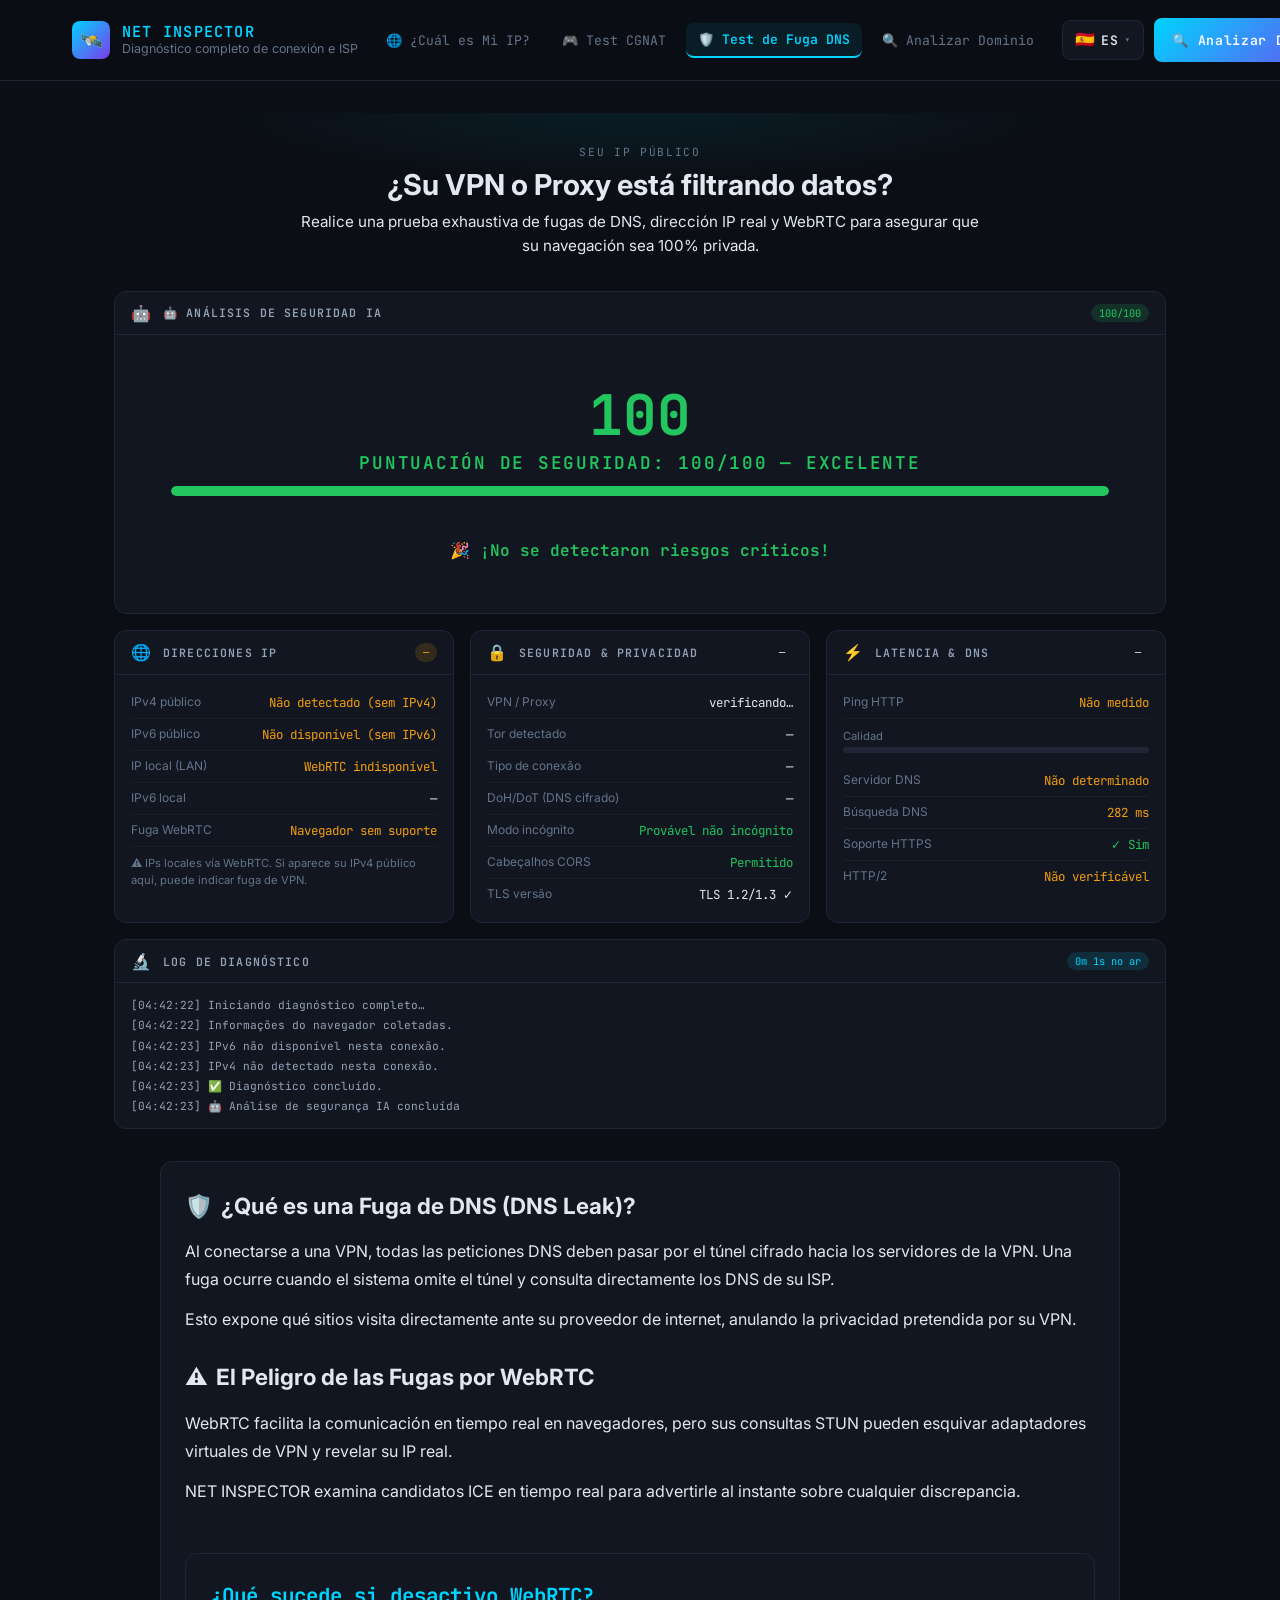
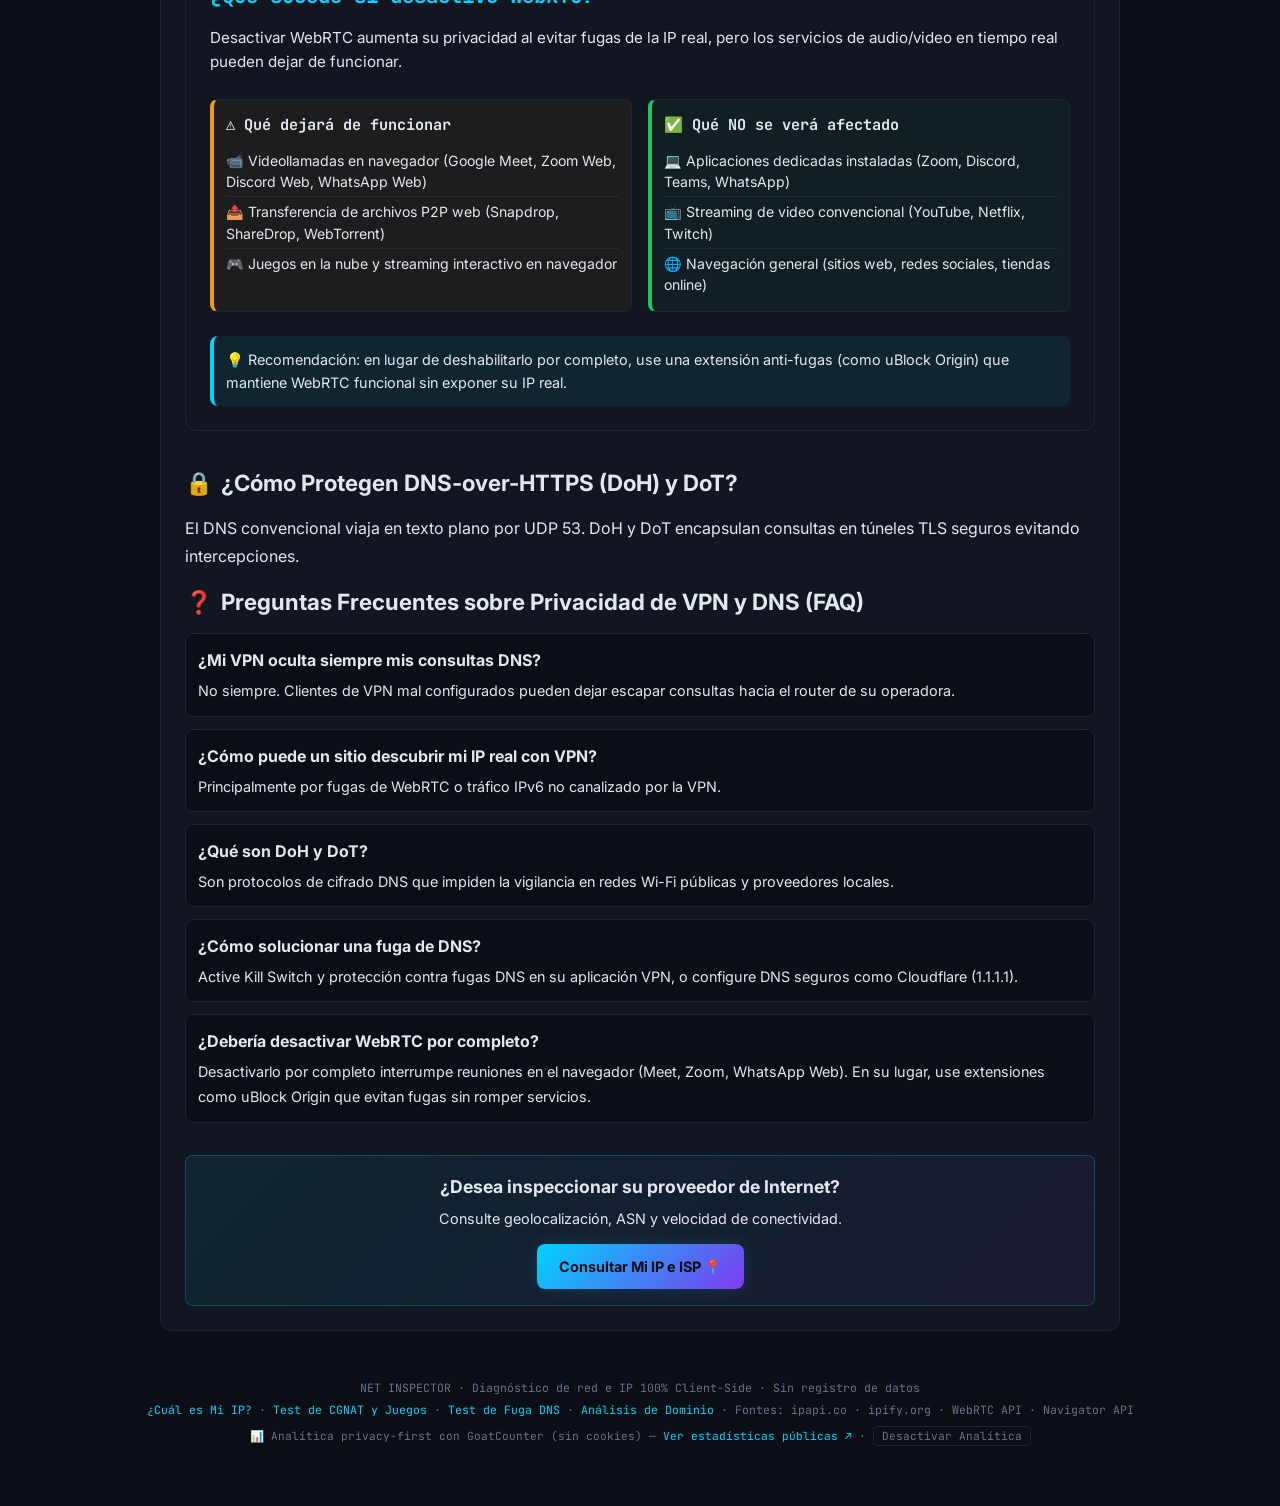
<file: es/dns-leak.html>
<!DOCTYPE html>
<html lang="es">
<head>
  <meta charset="UTF-8">
  <meta name="viewport" content="width=device-width, initial-scale=1.0">

  <!-- SEO Meta Tags -->
  <title>Test de Fuga de DNS y WebRTC | Auditoría VPN | NET INSPECTOR</title>
  <meta name="description" content="Comprueba si tu VPN o Proxy está filtrando consultas DNS, tu IP real o candidatos WebRTC. Prueba gratuita, instantánea y 100% client-side sin registros.">
  <meta name="keywords" content="dns leak test, test fuga dns, fuga webrtc, privacidad vpn, ip leak test, dns seguro, doh, dot, net inspector">
  <meta name="author" content="NET INSPECTOR">
  <meta name="robots" content="index, follow">
  <link rel="canonical" href="https://netinspector.net/es/dns-leak.html">

  <!-- Hreflang Tags para SEO Internacional -->
  <link rel="alternate" hreflang="x-default" href="https://netinspector.net/dns-leak.html">
  <link rel="alternate" hreflang="pt" href="https://netinspector.net/dns-leak.html">
  <link rel="alternate" hreflang="en" href="https://netinspector.net/en/dns-leak.html">
  <link rel="alternate" hreflang="es" href="https://netinspector.net/es/dns-leak.html">
  <link rel="alternate" hreflang="fr" href="https://netinspector.net/dns-leak.html?lang=fr">
  <link rel="alternate" hreflang="de" href="https://netinspector.net/dns-leak.html?lang=de">
  <link rel="alternate" hreflang="it" href="https://netinspector.net/dns-leak.html?lang=it">
  <link rel="alternate" hreflang="ja" href="https://netinspector.net/dns-leak.html?lang=ja">
  <link rel="alternate" hreflang="zh" href="https://netinspector.net/dns-leak.html?lang=zh">
  <link rel="alternate" hreflang="ru" href="https://netinspector.net/dns-leak.html?lang=ru">
  <link rel="alternate" hreflang="ar" href="https://netinspector.net/dns-leak.html?lang=ar">

  <!-- Open Graph / Facebook -->
  <meta property="og:type" content="website">
  <meta property="og:url" content="https://netinspector.net/es/dns-leak.html">
  <meta property="og:title" content="Test de Fuga de DNS y WebRTC | Auditoría VPN | NET INSPECTOR">
  <meta property="og:description" content="Verifica si tu VPN o Proxy está filtrando consultas DNS, IP real o WebRTC. Gratis y 100% client-side.">
  <meta property="og:image" content="https://netinspector.net/og-image.png">

  <!-- Twitter Card -->
  <meta name="twitter:card" content="summary_large_image">
  <meta name="twitter:url" content="https://netinspector.net/es/dns-leak.html">
  <meta name="twitter:title" content="Test de Fuga de DNS y WebRTC | Auditoría VPN | NET INSPECTOR">
  <meta name="twitter:description" content="Verifica si tu VPN o Proxy está filtrando consultas DNS, IP real o WebRTC. Gratis y 100% client-side.">
  <meta name="twitter:image" content="https://netinspector.net/og-image.png">
  <meta property="og:image:width" content="1200">
  <meta property="og:image:height" content="630">

  <!-- Favicon -->
  <link rel="icon" type="image/svg+xml" href="../favicon.svg">
  <link rel="alternate icon" href="../favicon.ico">

  <!-- Google Fonts Optimization -->
  <link rel="preconnect" href="https://fonts.googleapis.com">
  <link rel="preconnect" href="https://fonts.gstatic.com" crossorigin>
  <link rel="stylesheet" href="https://fonts.googleapis.com/css2?family=JetBrains+Mono:wght@300;400;600;700&family=Inter:wght@300;400;500;600&display=swap">

  <!-- Design System CSS -->
  <link rel="stylesheet" href="../style.css">

  <!-- Schema.org JSON-LD para IA e Search Engines -->
  <script type="application/ld+json">
  {
    "@context": "https://schema.org",
    "@graph": [
      {
        "@type": "WebApplication",
        "@id": "https://netinspector.net/es/dns-leak.html#webapp",
        "name": "Test de Fuga de DNS — NET INSPECTOR",
        "alternateName": "Test de Privacidad DNS Leak y WebRTC",
        "url": "https://netinspector.net/es/dns-leak.html",
        "description": "Verifique vazamentos de DNS, WebRTC e integridade de navegação com VPN de forma rápida e 100% client-side.",
        "applicationCategory": "SecurityApplication",
        "operatingSystem": "Any",
        "browserRequirements": "Requires JavaScript",
        "offers": {
          "@type": "Offer",
          "price": "0",
          "priceCurrency": "USD"
        },
        "featureList": "Test de Fuga DNS, Detección WebRTC Leak, Detección VPN/Proxy, Verificación DoH, Latencia y Registro",
        "inLanguage": "es-ES"
      },
      {
        "@type": "FAQPage",
        "@id": "https://netinspector.net/es/dns-leak.html#faq",
        "mainEntity": [
          {
            "@type": "Question",
            "name": "O que é um vazamento de DNS (DNS Leak)?",
            "acceptedAnswer": {
              "@type": "Answer",
              "text": "Um vazamento de DNS ocorre quando as requisições de resolução de nomes não passam pelo túnel criptografado da VPN, sendo enviadas diretamente aos servidores DNS do seu provedor de internet (ISP)."
            }
          },
          {
            "@type": "Question",
            "name": "O que é o risco de vazamento por WebRTC?",
            "acceptedAnswer": {
              "@type": "Answer",
              "text": "O WebRTC permite chamadas e conexões P2P no navegador. Suas consultas STUN podem contornar a VPN e expor o endereço IPv4 ou IPv6 real da sua conexão."
            }
          },
          {
            "@type": "Question",
            "name": "Minha VPN mascara automaticamente minhas requisições DNS?",
            "acceptedAnswer": {
              "@type": "Answer",
              "text": "Nem sempre. Falhas de configuração no cliente VPN ou configurações padrão do sistema operacional podem deixar escapar consultas DNS fora do túnel."
            }
          },
          {
            "@type": "Question",
            "name": "Como corrigir um vazamento de DNS?",
            "acceptedAnswer": {
              "@type": "Answer",
              "text": "Ative o recurso Kill Switch e a proteção contra vazamento DNS no aplicativo da sua VPN, ou configure manualmente DNS seguros como Cloudflare (1.1.1.1)."
            }
          },
          {
            "@type": "Question",
            "name": "Devo desabilitar o WebRTC completamente?",
            "acceptedAnswer": {
              "@type": "Answer",
              "text": "Desativá-lo por completo quebra videochamadas no navegador (Meet, Zoom, WhatsApp Web). Em vez disso, use extensões como o uBlock Origin que ativam a proteção contra vazamento sem interromper seus serviços."
            }
          }
        ]
      }
    ]
  }
  </script>

  <!-- Analytics Privacy-First (Sem cookies / LGPD & GDPR compliant) -->
  <script data-goatcounter="https://netinspector.goatcounter.com/count"
          async src="//gc.zgo.at/count.js"></script>

  <!-- Microsoft Clarity -->
  <script type="text/javascript">
      (function(c,l,a,r,i,t,y){
          c[a]=c[a]||function(){(c[a].q=c[a].q||[]).push(arguments)};
          t=l.createElement(r);t.async=1;t.src="https://www.clarity.ms/tag/"+i;
          y=l.getElementsByTagName(r)[0];y.parentNode.insertBefore(t,y);
      })(window, document, "clarity", "script", "zf2n37rcc2");
  </script>

  <!-- Script da Aplicação compartilhado -->
  <script src="../app.js" defer></script>
</head>
<body data-page="dnsleak">

<header id="main-header"></header>

<main>
  <!-- Hero Section -->
  <div class="hero">
    <div class="hero-label" id="hero-label" data-i18n="leak_hero_badge">Privacidad y Auditoría de VPN</div>
    <h1 style="font-size:1.8rem;color:var(--color-text-primary);margin:var(--spacing-sm) 0;font-weight:700;" data-i18n="leak_hero_title">¿Su VPN o Proxy está filtrando datos?</h1>
    <p style="max-width:680px;margin:0 auto;color:var(--color-text-secondary);font-size:0.95rem;line-height:1.6;" data-i18n="leak_hero_desc">Realice una prueba exhaustiva de fugas de DNS, dirección IP real y WebRTC para asegurar que su navegación sea 100% privada.</p>
  </div>

  <!-- Grid de Cards Filtrada (IP, Segurança, Latência, Log) -->
  <div class="grid" id="cards-container"></div>

  <!-- Artigo Rico e Otimizado para SEO -->
  <article style="max-width:960px;margin:var(--spacing-2xl) auto 0;padding:var(--spacing-xl);background:var(--color-bg-surface);border:1px solid var(--color-border);border-radius:var(--radius-lg);line-height:1.75;color:var(--color-text-secondary);">
    <h2 style="font-size:1.4rem;color:var(--color-text-primary);margin-bottom:var(--spacing-md);display:flex;align-items:center;gap:var(--spacing-sm);">
      <span>🛡️</span> <span data-i18n="leak_art_dns_title">¿Qué es una Fuga de DNS (DNS Leak)?</span>
    </h2>
    <p style="margin-bottom:var(--spacing-md);" data-i18n="leak_art_dns_p1">Al conectarse a una VPN, todas las peticiones DNS deben pasar por el túnel cifrado hacia los servidores de la VPN. Una fuga ocurre cuando el sistema omite el túnel y consulta directamente los DNS de su ISP.</p>
    <p style="margin-bottom:var(--spacing-xl);" data-i18n="leak_art_dns_p2">Esto expone qué sitios visita directamente ante su proveedor de internet, anulando la privacidad pretendida por su VPN.</p>

    <h2 style="font-size:1.4rem;color:var(--color-text-primary);margin-bottom:var(--spacing-md);display:flex;align-items:center;gap:var(--spacing-sm);">
      <span>⚠️</span> <span data-i18n="leak_art_webrtc_title">El Peligro de las Fugas por WebRTC</span>
    </h2>
    <p style="margin-bottom:var(--spacing-md);" data-i18n="leak_art_webrtc_p1">WebRTC facilita la comunicación en tiempo real en navegadores, pero sus consultas STUN pueden esquivar adaptadores virtuales de VPN y revelar su IP real.</p>
    <p style="margin-bottom:var(--spacing-xl);" data-i18n="leak_art_webrtc_p2">NET INSPECTOR examina candidatos ICE en tiempo real para advertirle al instante sobre cualquier discrepancia.</p>

    <!-- Seção Educativa WebRTC Integrada -->
    <section class="webrtc-education" aria-labelledby="webrtc-impact-heading">
      <h2 id="webrtc-impact-heading" data-i18n="webrtc_edu_title">¿Qué sucede si desactivo WebRTC?</h2>
      
      <p class="edu-summary" data-i18n="webrtc_edu_summary">Desactivar WebRTC aumenta su privacidad al evitar fugas de la IP real, pero los servicios de audio/video en tiempo real pueden dejar de funcionar.</p>
      
      <div class="edu-columns">
        <div class="edu-column warning">
          <h3>⚠️ <span data-i18n="webrtc_edu_stops_title">Qué dejará de funcionar</span></h3>
          <ul>
            <li>📹 <span data-i18n="webrtc_edu_stops_voip">Videollamadas en navegador (Google Meet, Zoom Web, Discord Web, WhatsApp Web)</span></li>
            <li>📤 <span data-i18n="webrtc_edu_stops_p2p">Transferencia de archivos P2P web (Snapdrop, ShareDrop, WebTorrent)</span></li>
            <li>🎮 <span data-i18n="webrtc_edu_stops_gaming">Juegos en la nube y streaming interactivo en navegador</span></li>
          </ul>
        </div>
        
        <div class="edu-column safe">
          <h3>✅ <span data-i18n="webrtc_edu_safe_title">Qué NO se verá afectado</span></h3>
          <ul>
            <li>💻 <span data-i18n="webrtc_edu_safe_apps">Aplicaciones dedicadas instaladas (Zoom, Discord, Teams, WhatsApp)</span></li>
            <li>📺 <span data-i18n="webrtc_edu_safe_streaming">Streaming de video convencional (YouTube, Netflix, Twitch)</span></li>
            <li>🌐 <span data-i18n="webrtc_edu_safe_browsing">Navegación general (sitios web, redes sociales, tiendas online)</span></li>
          </ul>
        </div>
      </div>
      
      <div class="edu-tip">
        <p>💡 <span data-i18n="webrtc_edu_tip">Recomendación: en lugar de deshabilitarlo por completo, use una extensión anti-fugas (como uBlock Origin) que mantiene WebRTC funcional sin exponer su IP real.</span></p>
      </div>
    </section>

    <h2 style="font-size:1.4rem;color:var(--color-text-primary);margin-bottom:var(--spacing-md);display:flex;align-items:center;gap:var(--spacing-sm);margin-top:var(--spacing-2xl);">
      <span>🔒</span> <span data-i18n="leak_art_doh_title">¿Cómo Protegen DNS-over-HTTPS (DoH) y DoT?</span>
    </h2>
    <p style="margin-bottom:var(--spacing-md);" data-i18n="leak_art_doh_p1">El DNS convencional viaja en texto plano por UDP 53. DoH y DoT encapsulan consultas en túneles TLS seguros evitando intercepciones.</p>

    <h2 style="font-size:1.4rem;color:var(--color-text-primary);margin-bottom:var(--spacing-md);display:flex;align-items:center;gap:var(--spacing-sm);">
      <span>❓</span> <span data-i18n="leak_faq_title">Preguntas Frecuentes sobre Privacidad de VPN y DNS (FAQ)</span>
    </h2>

    <div style="display:flex;flex-direction:column;gap:var(--spacing-md);">
      <div style="padding:var(--spacing-md);background:var(--color-bg-primary);border:1px solid var(--color-border);border-radius:var(--radius-md);">
        <strong style="color:var(--color-text-primary);display:block;margin-bottom:var(--spacing-xs);" data-i18n="leak_faq_q1">¿Mi VPN oculta siempre mis consultas DNS?</strong>
        <p style="font-size:0.9rem;margin:0;" data-i18n="leak_faq_a1">No siempre. Clientes de VPN mal configurados pueden dejar escapar consultas hacia el router de su operadora.</p>
      </div>

      <div style="padding:var(--spacing-md);background:var(--color-bg-primary);border:1px solid var(--color-border);border-radius:var(--radius-md);">
        <strong style="color:var(--color-text-primary);display:block;margin-bottom:var(--spacing-xs);" data-i18n="leak_faq_q2">¿Cómo puede un sitio descubrir mi IP real con VPN?</strong>
        <p style="font-size:0.9rem;margin:0;" data-i18n="leak_faq_a2">Principalmente por fugas de WebRTC o tráfico IPv6 no canalizado por la VPN.</p>
      </div>

      <div style="padding:var(--spacing-md);background:var(--color-bg-primary);border:1px solid var(--color-border);border-radius:var(--radius-md);">
        <strong style="color:var(--color-text-primary);display:block;margin-bottom:var(--spacing-xs);" data-i18n="leak_faq_q3">¿Qué son DoH y DoT?</strong>
        <p style="font-size:0.9rem;margin:0;" data-i18n="leak_faq_a3">Son protocolos de cifrado DNS que impiden la vigilancia en redes Wi-Fi públicas y proveedores locales.</p>
      </div>

      <div style="padding:var(--spacing-md);background:var(--color-bg-primary);border:1px solid var(--color-border);border-radius:var(--radius-md);">
        <strong style="color:var(--color-text-primary);display:block;margin-bottom:var(--spacing-xs);" data-i18n="leak_faq_q4">¿Cómo solucionar una fuga de DNS?</strong>
        <p style="font-size:0.9rem;margin:0;" data-i18n="leak_faq_a4">Active Kill Switch y protección contra fugas DNS en su aplicación VPN, o configure DNS seguros como Cloudflare (1.1.1.1).</p>
      </div>

      <div style="padding:var(--spacing-md);background:var(--color-bg-primary);border:1px solid var(--color-border);border-radius:var(--radius-md);">
        <strong style="color:var(--color-text-primary);display:block;margin-bottom:var(--spacing-xs);" data-i18n="leak_faq_q5">¿Debería desactivar WebRTC por completo?</strong>
        <p style="font-size:0.9rem;margin:0;" data-i18n="leak_faq_a5">Desactivarlo por completo interrumpe reuniones en el navegador (Meet, Zoom, WhatsApp Web). En su lugar, use extensiones como uBlock Origin que evitan fugas sin romper servicios.</p>
      </div>
    </div>

    <!-- CTA para Meu IP & Provedor -->
    <div style="margin-top:var(--spacing-2xl);padding:var(--spacing-lg);background:linear-gradient(135deg, rgba(0,212,255,0.08), rgba(124,58,237,0.08));border:1px solid var(--color-border-hover);border-radius:var(--radius-md);text-align:center;">
      <h3 style="color:var(--color-text-primary);margin-bottom:var(--spacing-xs);font-size:1.1rem;" data-i18n="leak_cta_home_title">¿Desea inspeccionar su proveedor de Internet?</h3>
      <p style="font-size:0.9rem;margin-bottom:var(--spacing-md);color:var(--color-text-secondary);" data-i18n="leak_cta_home_desc">Consulte geolocalización, ASN y velocidad de conectividad.</p>
      <div style="display:flex;justify-content:center;gap:var(--spacing-md);flex-wrap:wrap;">
        <a href="./index.html" class="btn" style="display:inline-block;text-decoration:none;padding:10px 22px;background:var(--gradient-accent);color:var(--color-bg-primary);border-radius:var(--radius-md);font-weight:700;font-size:0.9rem;box-shadow:var(--shadow-glow);" data-i18n="leak_cta_home_btn">Consultar Mi IP e ISP 📍</a>
      </div>
    </div>
  </article>
</main>

<footer>
  <p data-i18n="footer_desc">NET INSPECTOR · Diagnóstico de red e IP 100% Client-Side · Sin registro de datos</p>
  <p style="margin-top:4px">
    <a href="./index.html" style="color:var(--color-accent);text-decoration:none;" data-i18n="footer_link_ip">¿Cuál es Mi IP?</a> · 
    <a href="./cgnat.html" style="color:var(--color-accent);text-decoration:none;" data-i18n="footer_link_cgnat">Test de CGNAT y Juegos</a> · 
    <a href="./dns-leak.html" style="color:var(--color-accent);text-decoration:none;" data-i18n="footer_link_dnsleak">Test de Fuga DNS</a> · 
    <a href="./domain.html" style="color:var(--color-accent);text-decoration:none;" data-i18n="footer_link_domain">Análisis de Dominio</a> · 
    Fontes: ipapi.co · ipify.org · WebRTC API · Navigator API
  </p>
  <p style="margin-top:6px;font-size:0.7rem;color:var(--color-text-muted);">
    <span data-i18n="footer_analytics">📊 Analítica privacy-first con GoatCounter (sin cookies) —</span> 
    <a href="https://netinspector.goatcounter.com/" target="_blank" rel="noopener" style="color:var(--color-accent);text-decoration:none;" data-i18n="footer_stats">Ver estadísticas públicas ↗</a> · 
    <button id="analytics-optout-btn" onclick="toggleAnalytics()" class="optout-btn" data-i18n="btn_optout_off">Desactivar Analítica</button>
  </p>
</footer>

</body>
</html>
</file>
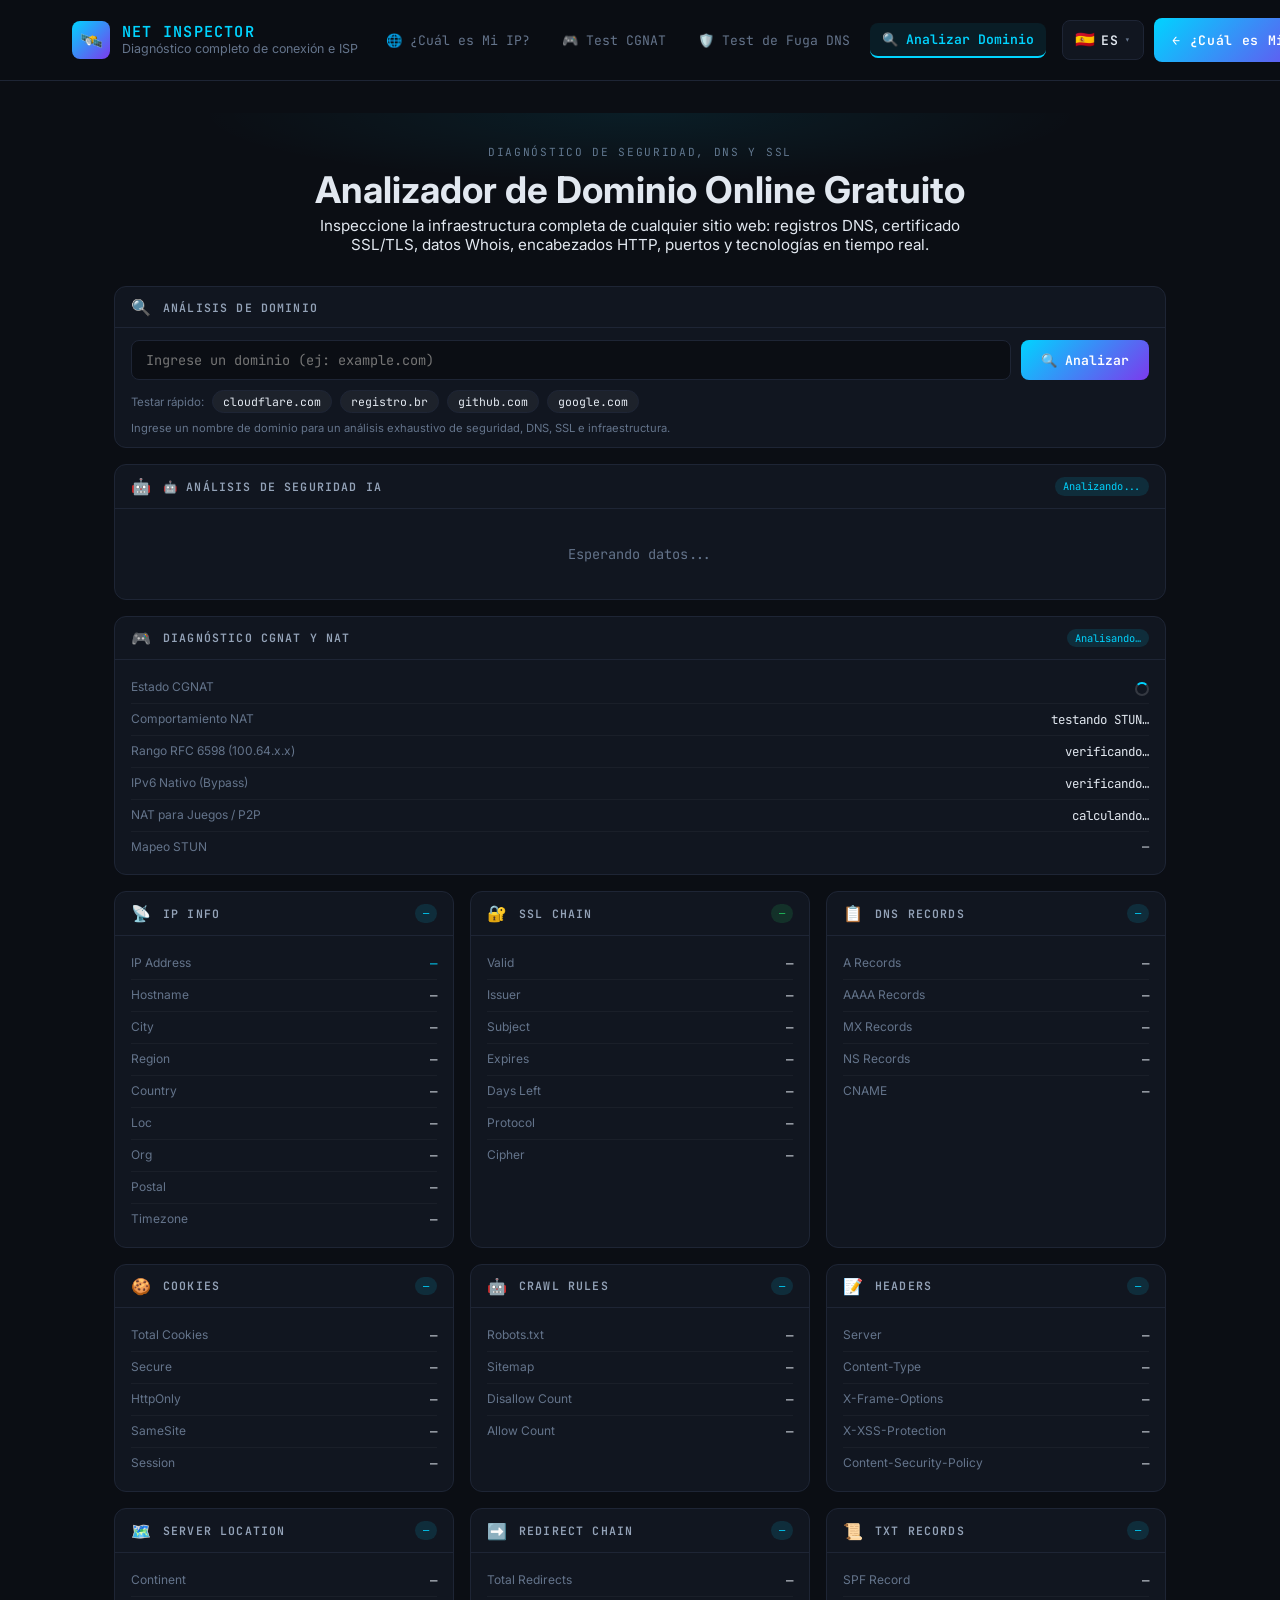
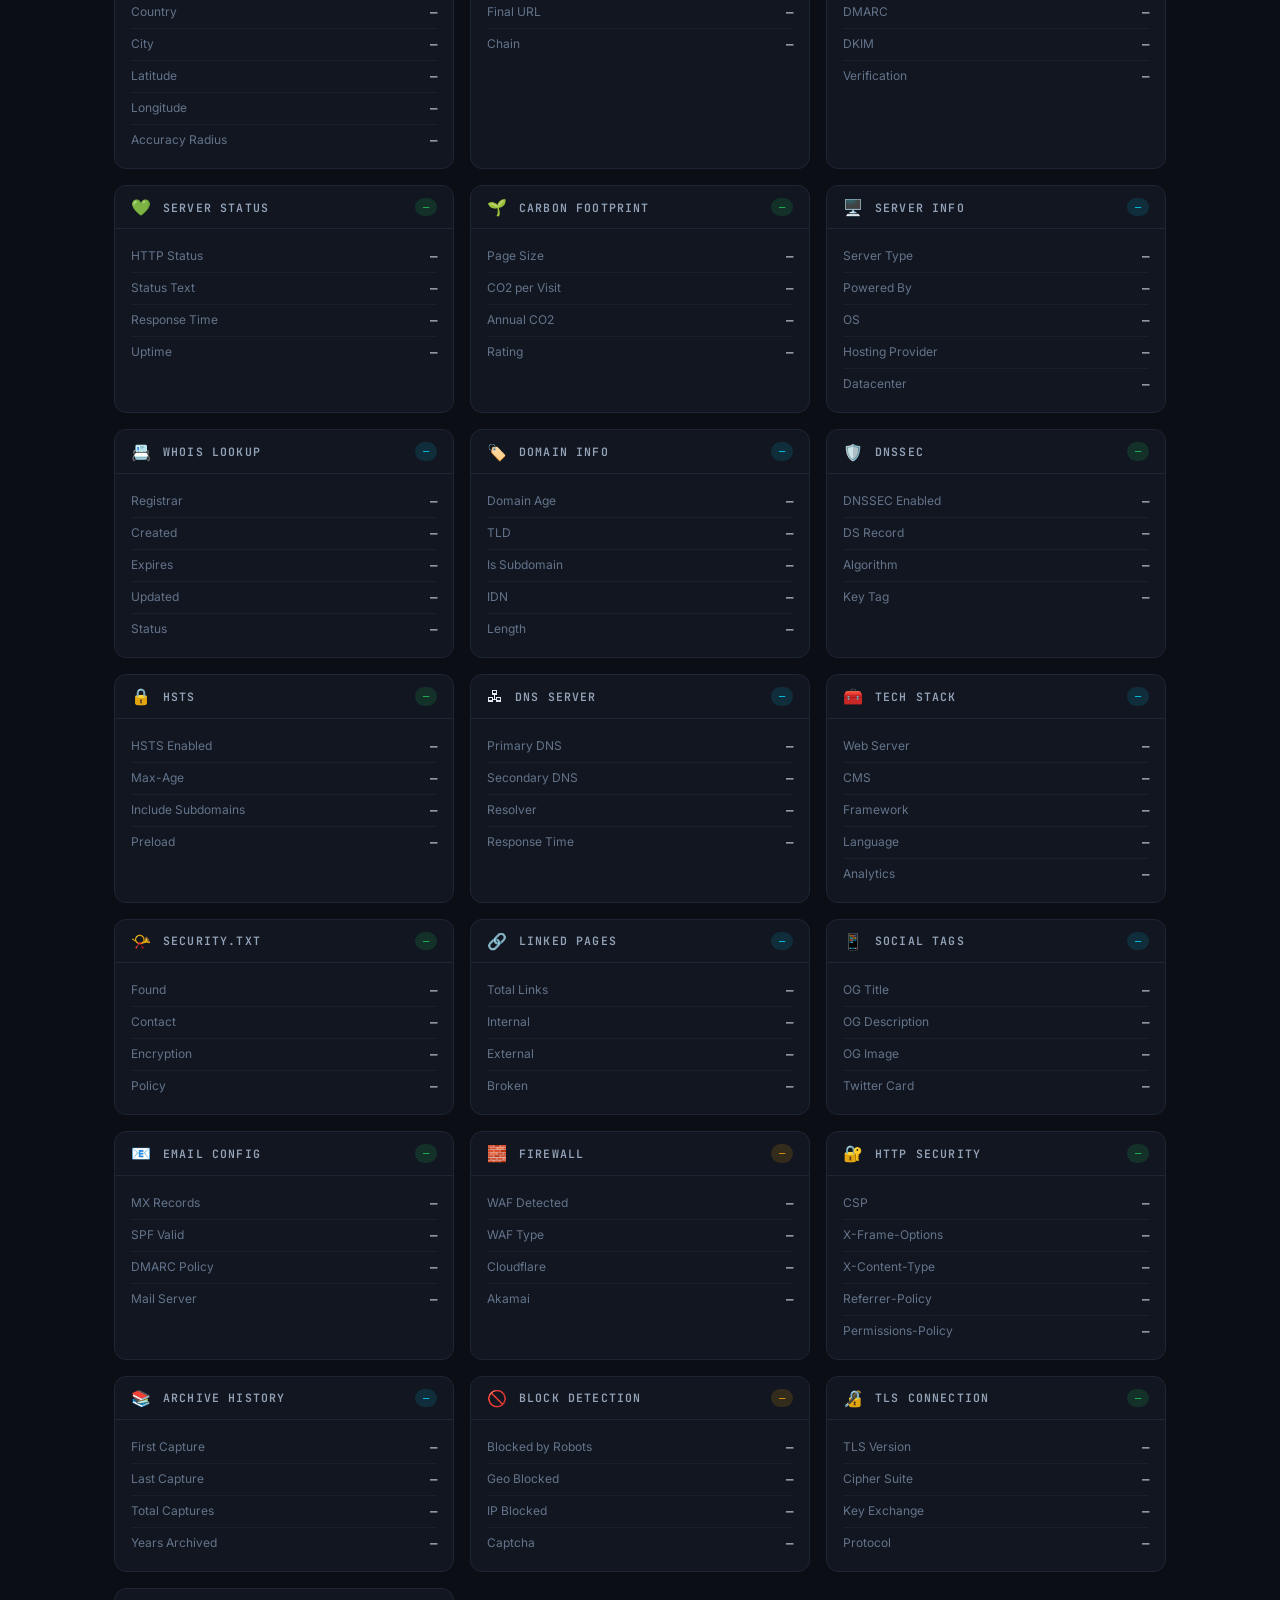
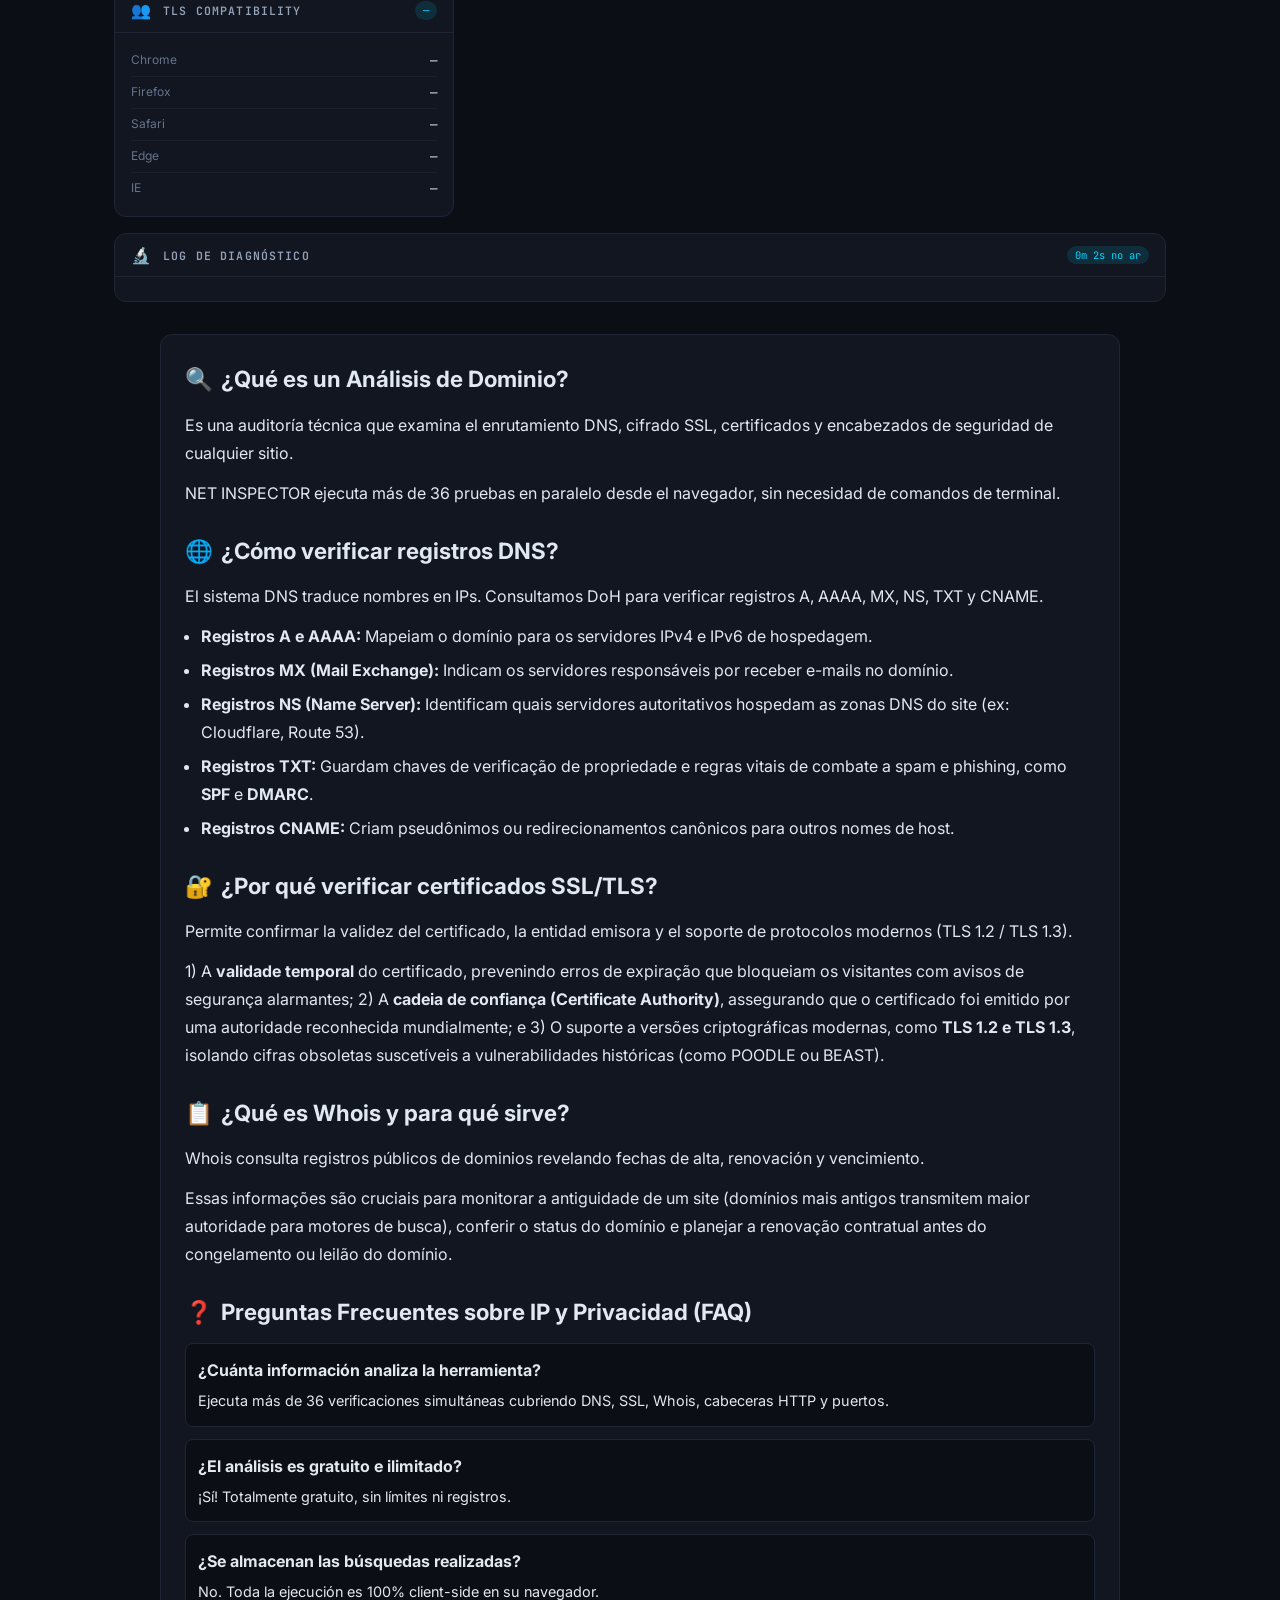
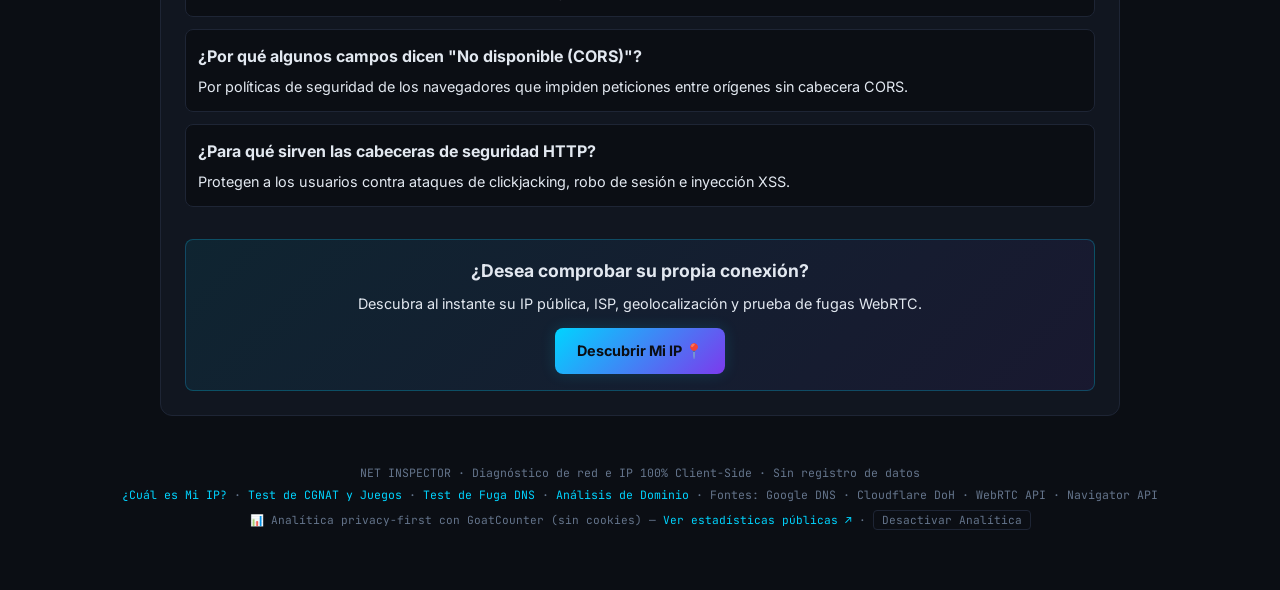
<file: es/domain.html>
<!DOCTYPE html>
<html lang="es">
<head>
  <meta charset="UTF-8">
  <meta name="viewport" content="width=device-width, initial-scale=1.0">

  <!-- SEO Meta Tags -->
  <title>Analizador de Dominios Online Gratis — DNS, SSL, RDAP Whois y Seguridad | NET INSPECTOR</title>
  <meta name="description" content="Herramienta gratuita para analizar cualquier dominio: registros DNS (A, AAAA, MX, TXT, NS), certificado SSL/TLS, Whois RDAP, cabeceras HTTP e IA de Seguridad local.">
  <meta name="keywords" content="analizador de dominios, consultar dns, verificar ssl, whois rdap, cabeceras seguridad http, seguridad web, net inspector">
  <meta name="author" content="NET INSPECTOR">
  <meta name="robots" content="index, follow">
  <link rel="canonical" href="https://netinspector.net/es/domain.html">

  <!-- Hreflang Tags para SEO Internacional -->
  <link rel="alternate" hreflang="x-default" href="https://netinspector.net/domain.html">
  <link rel="alternate" hreflang="pt" href="https://netinspector.net/domain.html">
  <link rel="alternate" hreflang="en" href="https://netinspector.net/en/domain.html">
  <link rel="alternate" hreflang="es" href="https://netinspector.net/es/domain.html">
  <link rel="alternate" hreflang="fr" href="https://netinspector.net/domain.html?lang=fr">
  <link rel="alternate" hreflang="de" href="https://netinspector.net/domain.html?lang=de">
  <link rel="alternate" hreflang="it" href="https://netinspector.net/domain.html?lang=it">
  <link rel="alternate" hreflang="ja" href="https://netinspector.net/domain.html?lang=ja">
  <link rel="alternate" hreflang="zh" href="https://netinspector.net/domain.html?lang=zh">
  <link rel="alternate" hreflang="ru" href="https://netinspector.net/domain.html?lang=ru">
  <link rel="alternate" hreflang="ar" href="https://netinspector.net/domain.html?lang=ar">

  <!-- Open Graph / Facebook -->
  <meta property="og:type" content="website">
  <meta property="og:url" content="https://netinspector.net/es/domain.html">
  <meta property="og:title" content="Analizador de Dominios Online Gratis — DNS, SSL, RDAP Whois y Seguridad">
  <meta property="og:description" content="Audita cualquier dominio o sitio web: registros DNS, SSL/TLS, Whois RDAP, cabeceras HTTP e IA de Seguridad.">
  <meta property="og:image" content="https://netinspector.net/og-image.png">

  <!-- Twitter Card -->
  <meta name="twitter:card" content="summary_large_image">
  <meta name="twitter:url" content="https://netinspector.net/es/domain.html">
  <meta name="twitter:title" content="Analizador de Dominios Online Gratis — DNS, SSL, RDAP Whois y Seguridad">
  <meta name="twitter:description" content="Audita cualquier dominio o sitio web: registros DNS, SSL/TLS, Whois RDAP, cabeceras HTTP e IA de Seguridad.">
  <meta name="twitter:image" content="https://netinspector.net/og-image.png">
  <meta property="og:image:width" content="1200">
  <meta property="og:image:height" content="630">

  <!-- Favicon -->
  <link rel="icon" type="image/svg+xml" href="../favicon.svg">
  <link rel="alternate icon" href="../favicon.ico">

  <!-- Google Fonts Optimization -->
  <link rel="preconnect" href="https://fonts.googleapis.com">
  <link rel="preconnect" href="https://fonts.gstatic.com" crossorigin>
  <link rel="stylesheet" href="https://fonts.googleapis.com/css2?family=JetBrains+Mono:wght@300;400;600;700&family=Inter:wght@300;400;500;600&display=swap">

  <!-- Design System CSS -->
  <link rel="stylesheet" href="../style.css">

  <!-- Schema.org JSON-LD para IA e Search Engines -->
  <script type="application/ld+json">
  {
    "@context": "https://schema.org",
    "@graph": [
      {
        "@type": "WebApplication",
        "@id": "https://netinspector.net/es/domain.html#webapp",
        "name": "Analizador de Dominios — NET INSPECTOR",
        "alternateName": "Verificador de DNS, SSL y Whois",
        "url": "https://netinspector.net/es/domain.html",
        "description": "Ferramenta online gratuita para análise completa de domínios: registros DNS, certificados SSL/TLS, consulta Whois, cabeçalhos de segurança, portas e infraestrutura.",
        "applicationCategory": "DeveloperApplication",
        "operatingSystem": "Any",
        "browserRequirements": "Requires JavaScript",
        "offers": {
          "@type": "Offer",
          "price": "0",
          "priceCurrency": "USD"
        },
        "featureList": "Consulta DNS (A, AAAA, MX, TXT, NS), Verificación SSL, Consulta Whois RDAP, Cabeceras HTTP de Seguridad, IA de Seguridad Local",
        "keywords": "analisador de domínio, verificar dns de site, analisar segurança de site, checar ssl de domínio, whois lookup, verificar domínio",
        "inLanguage": "es-ES"
      },
      {
        "@type": "FAQPage",
        "@id": "https://netinspector.net/es/domain.html#faq",
        "mainEntity": [
          {
            "@type": "Question",
            "name": "Quantas informações a ferramenta analisa de um domínio?",
            "acceptedAnswer": {
              "@type": "Answer",
              "text": "O NET INSPECTOR executa mais de 36 verificações em paralelo, incluindo resolução DNS profunda, cadeias de certificação SSL, dados Whois, cabeçalhos de segurança HTTP, portas comuns, firewall (WAF) e histórico de arquivamento."
            }
          },
          {
            "@type": "Question",
            "name": "A análise é gratuita e sem limites?",
            "acceptedAnswer": {
              "@type": "Answer",
              "text": "Sim! A análise é 100% gratuita, ilimitada e não requer cadastro ou instalação."
            }
          },
          {
            "@type": "Question",
            "name": "Os dados do domínio analisado são armazenados?",
            "acceptedAnswer": {
              "@type": "Answer",
              "text": "Não. Todas as requisições são processadas diretamente pelo navegador do cliente (client-side) utilizando APIs públicas e DoH. Nenhum histórico ou busca é gravado em servidores próprios."
            }
          },
          {
            "@type": "Question",
            "name": "Por que alguns campos aparecem como 'Indisponível (CORS)'?",
            "acceptedAnswer": {
              "@type": "Answer",
              "text": "Por ser uma ferramenta 100% client-side, algumas consultas HTTP diretas são restringidas pela política de CORS dos navegadores para evitar requisições não autorizadas entre origens."
            }
          },
          {
            "@type": "Question",
            "name": "O que significam os headers de segurança HTTP?",
            "acceptedAnswer": {
              "@type": "Answer",
              "text": "Cabeçalhos HTTP como HSTS, CSP, X-Frame-Options e X-Content-Type-Options instruem o navegador sobre como proteger os visitantes contra ataques como clickjacking, injeção de scripts (XSS) e downgrade de conexão."
            }
          }
        ]
      }
    ]
  }
  </script>

  <!-- Analytics Privacy-First (Sem cookies / LGPD & GDPR compliant) -->
  <script data-goatcounter="https://netinspector.goatcounter.com/count"
          async src="//gc.zgo.at/count.js"></script>

  <!-- Microsoft Clarity -->
  <script type="text/javascript">
      (function(c,l,a,r,i,t,y){
          c[a]=c[a]||function(){(c[a].q=c[a].q||[]).push(arguments)};
          t=l.createElement(r);t.async=1;t.src="https://www.clarity.ms/tag/"+i;
          y=l.getElementsByTagName(r)[0];y.parentNode.insertBefore(t,y);
      })(window, document, "clarity", "script", "zf2n37rcc2");
  </script>

  <!-- Script da Aplicação compartilhado -->
  <script src="../app.js" defer></script>
</head>
<body data-page="domain">

<header id="main-header"></header>

<main>
  <!-- Hero Section -->
  <div class="hero">
    <div class="hero-label" data-i18n="hero_domain_label">Diagnóstico de Seguridad, DNS y SSL</div>
    <h1 style="font-size:clamp(1.5rem, 4vw, 2.3rem);color:var(--color-text-primary);margin-bottom:var(--spacing-xs);font-weight:700;" data-i18n="hero_domain_title">Analizador de Dominio Online Gratuito</h1>
    <p style="font-size:0.95rem;color:var(--color-text-secondary);max-width:680px;margin:0 auto;" data-i18n="hero_domain_desc">Inspeccione la infraestructura completa de cualquier sitio web: registros DNS, certificado SSL/TLS, datos Whois, encabezados HTTP, puertos y tecnologías en tiempo real.</p>
  </div>

  <!-- Grid de Cards Filtrada (Input de Domínio + 36 Scanners + Log) -->
  <div class="grid" id="cards-container"></div>

  <!-- Artigo Rico e Otimizado para SEO -->
  <article style="max-width:960px;margin:var(--spacing-2xl) auto 0;padding:var(--spacing-xl);background:var(--color-bg-surface);border:1px solid var(--color-border);border-radius:var(--radius-lg);line-height:1.75;color:var(--color-text-secondary);">
    <h2 style="font-size:1.4rem;color:var(--color-text-primary);margin-bottom:var(--spacing-md);display:flex;align-items:center;gap:var(--spacing-sm);">
      <span>🔍</span> <span data-i18n="art_domain_title">¿Qué es un Análisis de Dominio?</span>
    </h2>
    <p style="margin-bottom:var(--spacing-md);" data-i18n="art_domain_p1">Es una auditoría técnica que examina el enrutamiento DNS, cifrado SSL, certificados y encabezados de seguridad de cualquier sitio.</strong> é um procedimento técnico de auditoria que investiga todos os aspectos públicos da presença digital de um site ou servidor na internet. Ela abrange desde o roteamento básico de tráfego (DNS) até camadas críticas de criptografia (SSL/TLS), políticas de correio eletrônico (SPF, DKIM, DMARC) e cabeçalhos de segurança que protegem os visitantes contra ataques virtuais.
    </p>
    <p style="margin-bottom:var(--spacing-xl);" data-i18n="art_domain_p2">NET INSPECTOR ejecuta más de 36 pruebas en paralelo desde el navegador, sin necesidad de comandos de terminal.</strong> executa mais de 36 testes em paralelo diretamente pelo navegador, sem necessidade de instalar utilitários de linha de comando como <code>dig</code>, <code>nslookup</code>, <code>whois</code> ou <code>nmap</code>.
    </p>

    <h2 style="font-size:1.4rem;color:var(--color-text-primary);margin-bottom:var(--spacing-md);display:flex;align-items:center;gap:var(--spacing-sm);">
      <span>🌐</span> <span data-i18n="art_dns_title">¿Cómo verificar registros DNS?</span>
    </h2>
    <p style="margin-bottom:var(--spacing-md);" data-i18n="art_dns_p1">El sistema DNS traduce nombres en IPs. Consultamos DoH para verificar registros A, AAAA, MX, NS, TXT y CNAME.</strong> é a agenda telefônica da internet, convertendo nomes de domínios memorizáveis (como <code>google.com</code>) em endereços numéricos IP legíveis por máquinas. Nossa ferramenta consulta resoluções autoritativas via <em>DNS-over-HTTPS (DoH)</em> para examinar múltiplos tipos de registros essenciais:
    </p>
    <ul style="margin-bottom:var(--spacing-xl);padding-left:var(--spacing-lg);">
      <li style="margin-bottom:6px;"><strong>Registros A e AAAA:</strong> Mapeiam o domínio para os servidores IPv4 e IPv6 de hospedagem.</li>
      <li style="margin-bottom:6px;"><strong>Registros MX (Mail Exchange):</strong> Indicam os servidores responsáveis por receber e-mails no domínio.</li>
      <li style="margin-bottom:6px;"><strong>Registros NS (Name Server):</strong> Identificam quais servidores autoritativos hospedam as zonas DNS do site (ex: Cloudflare, Route 53).</li>
      <li style="margin-bottom:6px;"><strong>Registros TXT:</strong> Guardam chaves de verificação de propriedade e regras vitais de combate a spam e phishing, como <strong>SPF</strong> e <strong>DMARC</strong>.</li>
      <li><strong>Registros CNAME:</strong> Criam pseudônimos ou redirecionamentos canônicos para outros nomes de host.</li>
    </ul>

    <h2 style="font-size:1.4rem;color:var(--color-text-primary);margin-bottom:var(--spacing-md);display:flex;align-items:center;gap:var(--spacing-sm);">
      <span>🔐</span> <span data-i18n="art_ssl_title">¿Por qué verificar certificados SSL/TLS?</span>
    </h2>
    <p style="margin-bottom:var(--spacing-md);" data-i18n="art_ssl_p1">Permite confirmar la validez del certificado, la entidad emisora y el soporte de protocolos modernos (TLS 1.2 / TLS 1.3).</strong> garante que toda a comunicação entre o navegador do usuário e o servidor web permaneça criptografada, impedindo interceptações por terceiros (ataques Man-in-the-Middle). Auditar o certificado SSL/TLS permite atestar:
    </p>
    <p style="margin-bottom:var(--spacing-xl);">
      1) A <strong>validade temporal</strong> do certificado, prevenindo erros de expiração que bloqueiam os visitantes com avisos de segurança alarmantes; 2) A <strong>cadeia de confiança (Certificate Authority)</strong>, assegurando que o certificado foi emitido por uma autoridade reconhecida mundialmente; e 3) O suporte a versões criptográficas modernas, como <strong>TLS 1.2 e TLS 1.3</strong>, isolando cifras obsoletas suscetíveis a vulnerabilidades históricas (como POODLE ou BEAST).
    </p>

    <h2 style="font-size:1.4rem;color:var(--color-text-primary);margin-bottom:var(--spacing-md);display:flex;align-items:center;gap:var(--spacing-sm);">
      <span>📋</span> <span data-i18n="art_whois_title">¿Qué es Whois y para qué sirve?</span>
    </h2>
    <p style="margin-bottom:var(--spacing-md);" data-i18n="art_whois_p1">Whois consulta registros públicos de dominios revelando fechas de alta, renovación y vencimiento.</strong> é um protocolo padronizado que permite consultar os bancos de dados públicos dos registradores de domínios (como Registro.br, Verisign e ICANN). Através dele, é possível descobrir a data em que o domínio foi registrado pela primeira vez, sua última data de renovação e a data exata de expiração.
    </p>
    <p style="margin-bottom:var(--spacing-xl);">
      Essas informações são cruciais para monitorar a antiguidade de um site (domínios mais antigos transmitem maior autoridade para motores de busca), conferir o status do domínio e planejar a renovação contratual antes do congelamento ou leilão do domínio.
    </p>

    <h2 style="font-size:1.4rem;color:var(--color-text-primary);margin-bottom:var(--spacing-md);display:flex;align-items:center;gap:var(--spacing-sm);">
      <span>❓</span> <span data-i18n="art_faq_title">Preguntas Frecuentes sobre IP y Privacidad (FAQ)</span>
    </h2>

    <div style="display:flex;flex-direction:column;gap:var(--spacing-md);">
      <div style="padding:var(--spacing-md);background:var(--color-bg-primary);border:1px solid var(--color-border);border-radius:var(--radius-md);">
        <strong style="color:var(--color-text-primary);display:block;margin-bottom:var(--spacing-xs);" data-i18n="dfaq_q1">¿Cuánta información analiza la herramienta?</strong>
        <p style="font-size:0.9rem;margin:0;" data-i18n="dfaq_a1">Ejecuta más de 36 verificaciones simultáneas cubriendo DNS, SSL, Whois, cabeceras HTTP y puertos.</p>
      </div>

      <div style="padding:var(--spacing-md);background:var(--color-bg-primary);border:1px solid var(--color-border);border-radius:var(--radius-md);">
        <strong style="color:var(--color-text-primary);display:block;margin-bottom:var(--spacing-xs);" data-i18n="dfaq_q2">¿El análisis es gratuito e ilimitado?</strong>
        <p style="font-size:0.9rem;margin:0;" data-i18n="dfaq_a2">¡Sí! Totalmente gratuito, sin límites ni registros.</p>
      </div>

      <div style="padding:var(--spacing-md);background:var(--color-bg-primary);border:1px solid var(--color-border);border-radius:var(--radius-md);">
        <strong style="color:var(--color-text-primary);display:block;margin-bottom:var(--spacing-xs);" data-i18n="dfaq_q3">¿Se almacenan las búsquedas realizadas?</strong>
        <p style="font-size:0.9rem;margin:0;" data-i18n="dfaq_a3">No. Toda la ejecución es 100% client-side en su navegador.</p>
      </div>

      <div style="padding:var(--spacing-md);background:var(--color-bg-primary);border:1px solid var(--color-border);border-radius:var(--radius-md);">
        <strong style="color:var(--color-text-primary);display:block;margin-bottom:var(--spacing-xs);" data-i18n="dfaq_q4">¿Por qué algunos campos dicen "No disponible (CORS)"?</strong>
        <p style="font-size:0.9rem;margin:0;" data-i18n="dfaq_a4">Por políticas de seguridad de los navegadores que impiden peticiones entre orígenes sin cabecera CORS.</p>
      </div>

      <div style="padding:var(--spacing-md);background:var(--color-bg-primary);border:1px solid var(--color-border);border-radius:var(--radius-md);">
        <strong style="color:var(--color-text-primary);display:block;margin-bottom:var(--spacing-xs);" data-i18n="dfaq_q5">¿Para qué sirven las cabeceras de seguridad HTTP?</strong>
        <p style="font-size:0.9rem;margin:0;" data-i18n="dfaq_a5">Protegen a los usuarios contra ataques de clickjacking, robo de sesión e inyección XSS.</p>
      </div>
    </div>

    <!-- CTA para Meu IP -->
    <div style="margin-top:var(--spacing-2xl);padding:var(--spacing-lg);background:linear-gradient(135deg, rgba(0,212,255,0.08), rgba(124,58,237,0.08));border:1px solid var(--color-border-hover);border-radius:var(--radius-md);text-align:center;">
      <h3 style="color:var(--color-text-primary);margin-bottom:var(--spacing-xs);font-size:1.1rem;" data-i18n="cta_home_title">¿Desea comprobar su propia conexión?</h3>
      <p style="font-size:0.9rem;margin-bottom:var(--spacing-md);color:var(--color-text-secondary);" data-i18n="cta_home_desc">Descubra al instante su IP pública, ISP, geolocalización y prueba de fugas WebRTC.</p>
      <div style="display:flex;justify-content:center;gap:var(--spacing-md);flex-wrap:wrap;">
        <a href="./index.html" class="btn" style="display:inline-block;text-decoration:none;padding:10px 22px;background:var(--gradient-accent);color:var(--color-bg-primary);border-radius:var(--radius-md);font-weight:700;font-size:0.9rem;box-shadow:var(--shadow-glow);" data-i18n="cta_home_btn">Descubrir Mi IP 📍</a>
      </div>
    </div>
  </article>
</main>

<footer>
  <p data-i18n="footer_desc">NET INSPECTOR · Diagnóstico de red e IP 100% Client-Side · Sin registro de datos</p>
  <p style="margin-top:4px">
    <a href="./index.html" style="color:var(--color-accent);text-decoration:none;" data-i18n="footer_link_ip">¿Cuál es Mi IP?</a> · 
    <a href="./cgnat.html" style="color:var(--color-accent);text-decoration:none;" data-i18n="footer_link_cgnat">Test de CGNAT y Juegos</a> · 
    <a href="./dns-leak.html" style="color:var(--color-accent);text-decoration:none;" data-i18n="footer_link_dnsleak">Test de Fuga DNS</a> · 
    <a href="./domain.html" style="color:var(--color-accent);text-decoration:none;" data-i18n="footer_link_domain">Análisis de Dominio</a> · 
    Fontes: Google DNS · Cloudflare DoH · WebRTC API · Navigator API
  </p>
  <p style="margin-top:6px;font-size:0.7rem;color:var(--color-text-muted);">
    <span data-i18n="footer_analytics">📊 Analítica privacy-first con GoatCounter (sin cookies) —</span> 
    <a href="https://netinspector.goatcounter.com/" target="_blank" rel="noopener" style="color:var(--color-accent);text-decoration:none;" data-i18n="footer_stats">Ver estadísticas públicas ↗</a> · 
    <button id="analytics-optout-btn" onclick="toggleAnalytics()" class="optout-btn" data-i18n="btn_optout_off">Desactivar Analítica</button>
  </p>
</footer>

</body>
</html>
</file>
<file: style.css>
/* ─────────── 1. Design Tokens (Variáveis CSS) ─────────── */
:root {
  /* Cores de Fundo e Superfície */
  --color-bg-primary:     #0b0e14;
  --color-bg-surface:     #111620;
  --color-bg-header:      rgba(11, 14, 20, 0.92);
  --color-border:         #1e2535;
  --color-border-hover:   rgba(0, 212, 255, 0.25);
  --color-border-subtle:  rgba(255, 255, 255, 0.04);

  /* Cores de Destaque & Gradientes */
  --color-accent:         #00d4ff;
  --color-accent-purple:  #7c3aed;
  --gradient-accent:      linear-gradient(135deg, var(--color-accent), var(--color-accent-purple));
  --gradient-glow:        radial-gradient(ellipse 60% 60% at 50% 0%, rgba(0, 212, 255, 0.08) 0%, transparent 70%);

  /* Cores de Status */
  --color-status-ok:      #22c55e;
  --color-status-warn:    #f59e0b;
  --color-status-err:     #ef4444;

  /* Cores de Texto */
  --color-text-primary:   #e2e8f0;
  --color-text-muted:     #64748b;
  --color-text-label:     #94a3b8;

  /* Tipografia */
  --font-sans:            'Inter', -apple-system, BlinkMacSystemFont, 'Segoe UI', Roboto, sans-serif;
  --font-mono:            'JetBrains Mono', monospace;

  /* Espaçamentos */
  --spacing-2xs:          2px;
  --spacing-xs:           4px;
  --spacing-sm:           8px;
  --spacing-md:           12px;
  --spacing-lg:           16px;
  --spacing-xl:           24px;
  --spacing-2xl:          32px;
  --spacing-3xl:          48px;

  /* Raios de Borda */
  --radius-sm:            4px;
  --radius-md:            8px;
  --radius-lg:            12px;
  --radius-pill:          20px;

  /* Transições & Sombras */
  --transition-fast:      0.15s ease;
  --transition-base:      0.2s ease;
  --transition-slow:      0.6s ease;
  --shadow-glow:          0 0 15px rgba(0, 212, 255, 0.15);

  /* Aliases de Retrocompatibilidade Estrita (NÃO REMOVER) */
  --bg:                   var(--color-bg-primary);
  --surface:              var(--color-bg-surface);
  --border:               var(--color-border);
  --accent:               var(--color-accent);
  --accent2:              var(--color-accent-purple);
  --ok:                   var(--color-status-ok);
  --warn:                 var(--color-status-warn);
  --err:                  var(--color-status-err);
  --text:                 var(--color-text-primary);
  --muted:                var(--color-text-muted);
  --label:                var(--color-text-label);
}

/* ─────────── 2. Reset & Base ─────────── */
*, *::before, *::after {
  box-sizing: border-box;
  margin: 0;
  padding: 0;
}

body {
  background-color: var(--color-bg-primary);
  color: var(--color-text-primary);
  font-family: var(--font-sans);
  min-height: 100vh;
  padding: 0 0 60px;
  overflow-x: hidden;
  -webkit-font-smoothing: antialiased;
  -moz-osx-font-smoothing: grayscale;
}

/* ─────────── 3. Layout & Estrutura (Mobile-First Base) ─────────── */
main {
  width: 100%;
  max-width: 1100px;
  margin: 0 auto;
  padding: var(--spacing-lg) var(--spacing-md) 0;
}

.grid {
  display: grid;
  grid-template-columns: 1fr;
  gap: var(--spacing-md);
  margin-top: var(--spacing-sm);
  width: 100%;
}

/* ─────────── 4. Componentes ─────────── */

/* Header */
header {
  border-bottom: 1px solid var(--color-border);
  position: sticky;
  top: 0;
  background: var(--color-bg-header);
  backdrop-filter: blur(12px);
  -webkit-backdrop-filter: blur(12px);
  z-index: 100;
  display: flex;
  flex-direction: column;
}

.header-container {
  display: flex;
  align-items: center;
  gap: var(--spacing-lg);
  max-width: 1200px;
  margin: 0 auto;
  width: 100%;
  padding: var(--spacing-md) var(--spacing-lg);
}

.logo {
  display: flex;
  align-items: center;
  gap: var(--spacing-md);
  text-decoration: none;
  color: inherit;
  flex-shrink: 0;
}

.logo-icon {
  width: 38px;
  height: 38px;
  background: var(--gradient-accent);
  border-radius: var(--radius-md);
  display: flex;
  align-items: center;
  justify-content: center;
  font-size: 1.15rem;
  flex-shrink: 0;
}

.logo-text h1, .logo-text .logo-title, header h1 {
  display: block;
  font-family: var(--font-mono);
  font-size: 0.95rem;
  font-weight: 600;
  letter-spacing: 0.08em;
  color: var(--color-accent);
  line-height: 1.2;
}

.logo-text p, header p {
  font-size: 0.75rem;
  color: var(--color-text-muted);
  line-height: 1.3;
}

.nav-desktop {
  display: flex;
  gap: var(--spacing-sm);
  margin-left: auto;
}

.nav-link {
  padding: var(--spacing-sm) var(--spacing-md);
  border-radius: var(--radius-md);
  text-decoration: none;
  color: var(--color-text-muted);
  font-family: var(--font-mono);
  font-size: 0.82rem;
  transition: all var(--transition-base);
  display: inline-flex;
  align-items: center;
  white-space: nowrap;
}

.nav-link:hover {
  color: var(--color-text-primary);
  background: var(--color-bg-surface);
}

.nav-link.nav-active {
  color: var(--color-accent);
  background: rgba(0, 212, 255, 0.08);
  font-weight: 600;
  border-bottom: 2px solid var(--color-accent);
}

.action-btn, #scan-btn {
  background: var(--gradient-accent);
  color: #fff;
  border: none;
  border-radius: var(--radius-md);
  padding: 10px 18px;
  min-height: 44px;
  font-family: var(--font-mono);
  font-size: 0.82rem;
  font-weight: 600;
  cursor: pointer;
  transition: opacity var(--transition-base), transform var(--transition-fast);
  letter-spacing: 0.05em;
  display: inline-flex;
  align-items: center;
  justify-content: center;
  flex-shrink: 0;
  touch-action: manipulation;
  white-space: nowrap;
  text-decoration: none;
}

.action-btn:hover:not(:disabled), #scan-btn:hover:not(:disabled) {
  opacity: 0.9;
  transform: scale(1.02);
}

.action-btn:active:not(:disabled), #scan-btn:active:not(:disabled) {
  transform: scale(0.98);
}

.action-btn:focus-visible, #scan-btn:focus-visible {
  outline: 2px solid var(--color-accent);
  outline-offset: 2px;
}

.action-btn:disabled, #scan-btn:disabled {
  opacity: 0.45;
  cursor: not-allowed;
  transform: none;
}

.mobile-menu-toggle {
  display: none;
  background: none;
  border: 1px solid var(--color-border);
  border-radius: var(--radius-md);
  color: var(--color-text-primary);
  font-size: 1.25rem;
  padding: var(--spacing-sm);
  cursor: pointer;
  min-width: 44px;
  min-height: 44px;
  align-items: center;
  justify-content: center;
  margin-left: auto;
}

.nav-mobile {
  display: flex;
  flex-direction: column;
  gap: var(--spacing-xs);
  padding: var(--spacing-md) var(--spacing-lg);
  border-top: 1px solid var(--color-border);
  background: var(--color-bg-header);
  width: 100%;
  animation: slideDown 0.25s ease forwards;
}

.nav-mobile.hidden {
  display: none;
}

.nav-link-mobile {
  padding: var(--spacing-md);
  border-radius: var(--radius-md);
  text-decoration: none;
  color: var(--color-text-primary);
  font-family: var(--font-mono);
  font-size: 0.9rem;
  transition: all var(--transition-base);
}

.nav-link-mobile:hover {
  background: var(--color-bg-surface);
}

.nav-link-mobile.nav-active {
  color: var(--color-accent);
  background: rgba(0, 212, 255, 0.08);
  font-weight: 600;
}

@keyframes slideDown {
  from {
    opacity: 0;
    transform: translateY(-8px);
  }
  to {
    opacity: 1;
    transform: translateY(0);
  }
}

/* Hero IP Section */
.hero {
  text-align: center;
  padding: var(--spacing-2xl) var(--spacing-md) var(--spacing-xl);
  position: relative;
  overflow: hidden;
}
.hero::before {
  content: '';
  position: absolute;
  inset: 0;
  background: var(--gradient-glow);
  pointer-events: none;
}

.hero-label {
  font-family: var(--font-mono);
  font-size: 0.7rem;
  letter-spacing: 0.15em;
  color: var(--color-text-muted);
  text-transform: uppercase;
  margin-bottom: var(--spacing-sm);
}

#hero-ip {
  font-family: var(--font-mono);
  font-size: clamp(1.6rem, 5vw, 2.8rem);
  font-weight: 700;
  color: var(--color-accent);
  letter-spacing: 0.04em;
  min-height: 2em;
  display: flex;
  align-items: center;
  justify-content: center;
  gap: var(--spacing-md);
  word-break: break-all;
}

/* Cards */
.card {
  background: var(--color-bg-surface);
  border: 1px solid var(--color-border);
  border-radius: var(--radius-lg);
  overflow: hidden;
  transition: border-color var(--transition-base), box-shadow var(--transition-base);
  display: flex;
  flex-direction: column;
  min-width: 0;
}
.card:hover {
  border-color: var(--color-border-hover);
}

.card-head {
  padding: var(--spacing-md) var(--spacing-lg);
  border-bottom: 1px solid var(--color-border);
  display: flex;
  align-items: center;
  gap: var(--spacing-md);
  min-width: 0;
}

.card-icon {
  font-size: 1rem;
  line-height: 1;
  flex-shrink: 0;
}

.card-title {
  font-family: var(--font-mono);
  font-size: 0.72rem;
  font-weight: 600;
  letter-spacing: 0.1em;
  text-transform: uppercase;
  color: var(--color-text-label);
  white-space: nowrap;
  overflow: hidden;
  text-overflow: ellipsis;
}

.card-body {
  padding: var(--spacing-md) var(--spacing-lg);
  flex: 1;
  min-width: 0;
}

/* Badges */
.card-badge {
  margin-left: auto;
  font-size: 0.65rem;
  padding: 2px 8px;
  border-radius: var(--radius-pill);
  font-family: var(--font-mono);
  white-space: nowrap;
  line-height: 1.4;
}
.badge-ok   { background: rgba(34, 197, 94, 0.15);  color: var(--color-status-ok); }
.badge-warn { background: rgba(245, 158, 11, 0.15); color: var(--color-status-warn); }
.badge-err  { background: rgba(239, 68, 68, 0.15);   color: var(--color-status-err); }
.badge-info { background: rgba(0, 212, 255, 0.12);  color: var(--color-accent); }

/* Data Rows */
.row {
  display: flex;
  justify-content: space-between;
  align-items: flex-start;
  gap: var(--spacing-md);
  padding: 7px 0;
  border-bottom: 1px solid var(--color-border-subtle);
  min-width: 0;
}
.row:last-child {
  border-bottom: none;
}

.row-label {
  font-size: 0.75rem;
  color: var(--color-text-muted);
  white-space: nowrap;
  flex-shrink: 0;
}

.row-value {
  font-family: var(--font-mono);
  font-size: 0.78rem;
  color: var(--color-text-primary);
  text-align: right;
  word-break: break-word;
  overflow-wrap: anywhere;
  min-width: 0;
}

/* Componente: Latency Bar */
.latency-bar-wrap {
  margin-top: 10px;
}
.latency-bar-bg {
  height: 6px;
  border-radius: 3px;
  background: var(--color-border);
  overflow: hidden;
  margin-top: var(--spacing-xs);
}
.latency-bar-fill {
  height: 100%;
  border-radius: 3px;
  background: linear-gradient(90deg, var(--color-status-ok), var(--color-accent));
  transition: width var(--transition-slow);
  width: 0%;
}

/* Componentes Especiais: Mapa, Notas & Footer */
#map-frame {
  width: 100%;
  height: 180px;
  border-radius: var(--radius-md);
  border: 1px solid var(--color-border);
  margin-top: 10px;
  filter: brightness(0.85) saturate(0.7);
}

.webrtc-note {
  font-size: 0.7rem;
  color: var(--color-text-muted);
  margin-top: var(--spacing-sm);
  line-height: 1.5;
}

footer {
  text-align: center;
  margin-top: var(--spacing-3xl);
  font-size: 0.72rem;
  color: var(--color-text-muted);
  font-family: var(--font-mono);
  padding: 0 var(--spacing-md);
  line-height: 1.6;
}

/* ─────────── 5. Estados & Status ─────────── */
.row-value.accent, .accent { color: var(--color-accent); }
.row-value.ok, .ok         { color: var(--color-status-ok); }
.row-value.warn, .warn     { color: var(--color-status-warn); }
.row-value.err, .err       { color: var(--color-status-err); }

.status-ok     { color: var(--color-status-ok); }
.status-warn   { color: var(--color-status-warn); }
.status-err    { color: var(--color-status-err); }
.status-accent { color: var(--color-accent); }

.is-disabled   { pointer-events: none; opacity: 0.5; }

/* ─────────── 6. Classes Utilitárias ─────────── */
.flex            { display: flex; }
.flex-col        { flex-direction: column; }
.items-center    { align-items: center; }
.justify-between { justify-content: space-between; }
.justify-center  { justify-content: center; }
.w-full          { width: 100%; }

.gap-xs          { gap: var(--spacing-xs); }
.gap-sm          { gap: var(--spacing-sm); }
.gap-md          { gap: var(--spacing-md); }
.gap-lg          { gap: var(--spacing-lg); }

.mt-xs           { margin-top: var(--spacing-xs); }
.mt-sm           { margin-top: var(--spacing-sm); }
.mt-md           { margin-top: var(--spacing-md); }
.mt-lg           { margin-top: var(--spacing-lg); }

.font-mono       { font-family: var(--font-mono); }
.font-sans       { font-family: var(--font-sans); }
.text-muted      { color: var(--color-text-muted); }
.text-accent     { color: var(--color-accent); }
.text-center     { text-align: center; }
.text-right      { text-align: right; }
.hidden          { display: none !important; }

/* ─────────── Privacy Details & Opt-out ─────────── */
.privacy-details {
  margin: var(--spacing-xl) auto 0;
  max-width: 800px;
  padding: var(--spacing-md);
  background: var(--color-bg-surface);
  border: 1px solid var(--color-border);
  border-radius: var(--radius-md);
  text-align: left;
}

.privacy-details summary {
  cursor: pointer;
  font-family: var(--font-mono);
  font-size: 0.82rem;
  color: var(--color-accent);
  padding: var(--spacing-xs) var(--spacing-sm);
  outline: none;
  transition: color var(--transition-base);
}

.privacy-details summary:hover {
  color: #fff;
}

.privacy-content {
  margin-top: var(--spacing-md);
  font-size: 0.82rem;
  line-height: 1.6;
  color: var(--color-text-secondary);
}

.privacy-content p {
  margin-bottom: var(--spacing-sm);
}

.privacy-content a {
  color: var(--color-accent);
  text-decoration: underline;
}

.optout-btn {
  background: transparent;
  border: 1px solid var(--color-border);
  color: var(--color-text-secondary);
  font-family: var(--font-mono);
  font-size: 0.7rem;
  border-radius: var(--radius-sm);
  padding: 2px 8px;
  cursor: pointer;
  transition: all var(--transition-base);
}

.optout-btn:hover {
  color: var(--color-text-primary);
  border-color: var(--color-accent);
  background: rgba(0, 212, 255, 0.08);
}

.optout-btn.inline {
  display: inline-block;
  margin-left: 4px;
}

/* Toast de Notificação */
.toast {
  position: fixed;
  bottom: 24px;
  right: 24px;
  background: var(--color-bg-surface);
  border: 1px solid var(--color-accent);
  color: var(--color-text-primary);
  padding: 12px 20px;
  border-radius: var(--radius-md);
  font-family: var(--font-mono);
  font-size: 0.82rem;
  box-shadow: var(--shadow-glow);
  z-index: 1000;
  opacity: 0;
  transform: translateY(12px);
  transition: opacity 0.3s ease, transform 0.3s ease;
  pointer-events: none;
}

.toast.show {
  opacity: 1;
  transform: translateY(0);
}

/* ─────────── Language Selector (i18n) ─────────── */
.lang-selector-wrap {
  position: relative;
  display: inline-block;
}

.lang-btn {
  background: var(--color-bg-surface);
  border: 1px solid var(--color-border);
  color: var(--color-text-primary);
  border-radius: var(--radius-md);
  padding: 8px 12px;
  min-height: 40px;
  font-family: var(--font-mono);
  font-size: 0.82rem;
  cursor: pointer;
  display: inline-flex;
  align-items: center;
  gap: 6px;
  transition: all var(--transition-base);
}

.lang-btn:hover {
  border-color: var(--color-accent);
  color: #fff;
  background: rgba(0, 212, 255, 0.06);
}

.lang-flag {
  font-size: 1rem;
  line-height: 1;
}

.lang-code {
  font-weight: 600;
  letter-spacing: 0.05em;
}

.lang-arrow {
  font-size: 0.7rem;
  color: var(--color-text-muted);
  transition: transform var(--transition-fast);
}

.lang-dropdown {
  position: absolute;
  top: calc(100% + 6px);
  right: 0;
  background: var(--color-bg-header);
  border: 1px solid var(--color-border);
  border-radius: var(--radius-md);
  padding: 6px;
  min-width: 170px;
  max-height: 320px;
  overflow-y: auto;
  box-shadow: var(--shadow-md);
  z-index: 1000;
  display: flex;
  flex-direction: column;
  gap: 2px;
}

.lang-dropdown.hidden {
  display: none !important;
}

.lang-opt {
  background: transparent;
  border: none;
  border-radius: var(--radius-sm);
  color: var(--color-text-secondary);
  font-family: var(--font-sans);
  font-size: 0.82rem;
  padding: 8px 10px;
  text-align: left;
  cursor: pointer;
  display: flex;
  align-items: center;
  gap: 8px;
  width: 100%;
  transition: all var(--transition-fast);
}

.lang-opt:hover {
  background: var(--color-bg-surface);
  color: var(--color-text-primary);
}

.lang-opt.active {
  color: var(--color-accent);
  background: rgba(0, 212, 255, 0.08);
  font-weight: 600;
}

/* ─────────── 7. Animações & Transições ─────────── */
.spin {
  display: inline-block;
  width: 14px;
  height: 14px;
  border: 2px solid rgba(255, 255, 255, 0.15);
  border-top-color: var(--color-accent);
  border-radius: 50%;
  animation: spin 0.7s linear infinite;
  vertical-align: middle;
}
@keyframes spin {
  to { transform: rotate(360deg); }
}

.pulse {
  display: inline-block;
  width: 10px;
  height: 10px;
  border-radius: 50%;
  background: var(--color-status-ok);
  box-shadow: 0 0 0 0 rgba(34, 197, 94, 0.6);
  animation: pulse 1.8s ease-out infinite;
}
@keyframes pulse {
  0%   { box-shadow: 0 0 0 0 rgba(34, 197, 94, 0.6); }
  70%  { box-shadow: 0 0 0 10px rgba(34, 197, 94, 0); }
  100% { box-shadow: 0 0 0 0 rgba(34, 197, 94, 0); }
}

/* ─────────── 8. Responsividade (Mobile-First Media Queries) ─────────── */

/* Viewport Pequeno / Mobile Extra Estreito (320px - 480px) */
@media (max-width: 480px) {
  .header-container {
    padding: var(--spacing-sm) var(--spacing-md);
    gap: var(--spacing-sm);
  }
  .logo-text h1 {
    font-size: 0.85rem;
  }
  .action-btn, #scan-btn {
    padding: 8px 10px;
    font-size: 0.72rem;
    min-height: 40px;
  }
  .hero {
    padding: var(--spacing-xl) var(--spacing-sm) var(--spacing-lg);
  }
  .card-head, .card-body {
    padding: var(--spacing-md);
  }
  .row {
    gap: var(--spacing-sm);
  }
}

/* Tablet (768px+) */
@media (min-width: 768px) {
  .header-container {
    padding: 16px 24px;
  }
  .logo-text h1 {
    font-size: 1rem;
  }
  .logo-text p {
    font-size: 0.78rem;
  }
  main {
    padding: 24px 20px 0;
  }
  .grid {
    grid-template-columns: repeat(2, 1fr);
    gap: var(--spacing-lg);
  }
}

/* Desktop (1024px+) */
@media (min-width: 1024px) {
  .header-container {
    padding: 18px 32px;
  }
  main {
    padding: var(--spacing-2xl) var(--spacing-xl) 0;
  }
  .grid {
    grid-template-columns: repeat(auto-fill, minmax(300px, 1fr));
    gap: var(--spacing-lg);
  }
}

/* ─────────── Security AI Card ─────────── */

.ai-placeholder {
  text-align: center;
  padding: var(--spacing-xl);
  color: var(--color-text-muted);
  font-family: var(--font-mono);
  font-size: 0.85rem;
}

.security-score {
  text-align: center;
  padding: var(--spacing-lg);
  margin-bottom: var(--spacing-md);
}

.score-value {
  font-size: 3.5rem;
  font-weight: 700;
  font-family: var(--font-mono);
  line-height: 1;
}

.score-label {
  font-size: 1.1rem;
  margin-top: var(--spacing-sm);
  font-weight: 600;
  text-transform: uppercase;
  letter-spacing: 0.1em;
}

.score-bar {
  width: 100%;
  height: 10px;
  background: var(--color-border);
  border-radius: 5px;
  margin-top: var(--spacing-md);
  overflow: hidden;
}

.score-fill {
  height: 100%;
  border-radius: 5px;
  transition: width 0.8s ease-out;
  width: 0%;
}

/* Cores por classificação */
.score-excellent .score-value,
.score-excellent .score-label { color: var(--color-status-ok); }
.score-excellent .score-fill { background: var(--color-status-ok); }

.score-good .score-value,
.score-good .score-label { color: var(--color-accent); }
.score-good .score-fill { background: var(--color-accent); }

.score-moderate .score-value,
.score-moderate .score-label { color: var(--color-status-warn); }
.score-moderate .score-fill { background: var(--color-status-warn); }

.score-poor .score-value,
.score-poor .score-label { color: #f97316; }
.score-poor .score-fill { background: #f97316; }

.score-critical .score-value,
.score-critical .score-label { color: var(--color-status-err); }
.score-critical .score-fill { background: var(--color-status-err); }

.findings-section {
  margin-bottom: var(--spacing-md);
  padding: var(--spacing-md);
  border-radius: var(--radius-md);
  border-left: 4px solid;
}

.findings-section.critical {
  background: rgba(239, 68, 68, 0.1);
  border-left-color: var(--color-status-err);
}

.findings-section.warning {
  background: rgba(245, 158, 11, 0.1);
  border-left-color: var(--color-status-warn);
}

.findings-section.info {
  background: rgba(0, 212, 255, 0.08);
  border-left-color: var(--color-accent);
}

.findings-section.positive {
  background: rgba(34, 197, 94, 0.1);
  border-left-color: var(--color-status-ok);
}

.findings-section h4 {
  margin-bottom: var(--spacing-sm);
  font-family: var(--font-mono);
  font-size: 0.9rem;
  font-weight: 600;
  text-transform: uppercase;
  letter-spacing: 0.05em;
}

.findings-section ul {
  list-style: none;
  padding: 0;
  margin: 0;
}

.findings-section li {
  padding: var(--spacing-xs) 0;
  font-size: 0.85rem;
  line-height: 1.5;
  border-bottom: 1px solid rgba(255, 255, 255, 0.05);
}

.findings-section li:last-child {
  border-bottom: none;
}

.recommendations-section {
  margin-top: var(--spacing-md);
  padding: var(--spacing-md);
  background: rgba(0, 212, 255, 0.05);
  border-radius: var(--radius-md);
  border: 1px solid var(--color-border);
}

.recommendations-section h4 {
  margin-bottom: var(--spacing-sm);
  font-family: var(--font-mono);
  font-size: 0.9rem;
  font-weight: 600;
  color: var(--color-accent);
  text-transform: uppercase;
  letter-spacing: 0.05em;
}

.recommendations-section ol {
  padding-left: var(--spacing-lg);
  margin: 0;
}

.recommendations-section li {
  padding: var(--spacing-xs) 0;
  font-size: 0.85rem;
  line-height: 1.5;
}

.no-risks-message {
  text-align: center;
  padding: var(--spacing-lg);
  color: var(--color-status-ok);
  font-family: var(--font-mono);
  font-size: 1rem;
  font-weight: 600;
}

/* ─────────── WebRTC Educational Content ─────────── */

.webrtc-details,
.finding-details {
  margin-top: var(--spacing-md);
  padding: var(--spacing-sm);
  background: rgba(0, 212, 255, 0.03);
  border: 1px solid var(--color-border);
  border-radius: var(--radius-md);
}

.webrtc-details summary,
.finding-details summary {
  cursor: pointer;
  font-family: var(--font-mono);
  font-size: 0.78rem;
  color: var(--color-accent);
  padding: var(--spacing-xs);
  user-select: none;
  transition: color var(--transition-base);
}

.webrtc-details summary:hover,
.finding-details summary:hover {
  color: var(--color-text-primary);
}

.webrtc-details[open] summary,
.finding-details[open] summary {
  margin-bottom: var(--spacing-sm);
  border-bottom: 1px solid var(--color-border);
  padding-bottom: var(--spacing-sm);
}

.webrtc-edu-content,
.finding-edu-content {
  font-size: 0.82rem;
  line-height: 1.6;
  color: var(--color-text-primary);
}

.webrtc-edu-content h5,
.finding-edu-content h5 {
  margin-top: var(--spacing-md);
  margin-bottom: var(--spacing-xs);
  font-family: var(--font-mono);
  font-size: 0.78rem;
  font-weight: 600;
  text-transform: uppercase;
  letter-spacing: 0.05em;
  color: var(--color-text-label);
}

.webrtc-edu-content ul,
.finding-edu-content ul {
  list-style: none;
  padding-left: 0;
  margin: var(--spacing-xs) 0;
}

.webrtc-edu-content li,
.finding-edu-content li {
  padding: var(--spacing-xs) 0;
  padding-left: var(--spacing-sm);
  border-left: 2px solid var(--color-border);
}

.webrtc-summary {
  font-weight: 500;
  color: var(--color-text-primary);
  margin-bottom: var(--spacing-sm);
}

.webrtc-tip {
  margin-top: var(--spacing-md);
  padding: var(--spacing-sm);
  background: rgba(34, 197, 94, 0.08);
  border-left: 3px solid var(--color-status-ok);
  border-radius: var(--radius-sm);
  font-size: 0.82rem;
  line-height: 1.5;
}

/* Layout da seção educativa na página dns-leak.html */
.webrtc-education {
  margin-top: var(--spacing-3xl);
  padding: var(--spacing-xl);
  background: var(--color-bg-surface);
  border: 1px solid var(--color-border);
  border-radius: var(--radius-lg);
}

.webrtc-education h2 {
  font-family: var(--font-mono);
  font-size: 1.3rem;
  color: var(--color-accent);
  margin-bottom: var(--spacing-md);
}

.edu-summary {
  font-size: 0.95rem;
  line-height: 1.6;
  margin-bottom: var(--spacing-xl);
  color: var(--color-text-primary);
}

.edu-columns {
  display: grid;
  grid-template-columns: 1fr;
  gap: var(--spacing-lg);
  margin-bottom: var(--spacing-xl);
}

@media (min-width: 768px) {
  .edu-columns {
    grid-template-columns: 1fr 1fr;
  }
}

.edu-column {
  padding: var(--spacing-md);
  border-radius: var(--radius-md);
  border: 1px solid var(--color-border);
}

.edu-column.warning {
  background: rgba(245, 158, 11, 0.05);
  border-left: 4px solid var(--color-status-warn);
}

.edu-column.safe {
  background: rgba(34, 197, 94, 0.05);
  border-left: 4px solid var(--color-status-ok);
}

.edu-column h3 {
  font-family: var(--font-mono);
  font-size: 0.95rem;
  margin-bottom: var(--spacing-sm);
  color: var(--color-text-primary);
}

.edu-column ul {
  list-style: none;
  padding: 0;
}

.edu-column li {
  padding: var(--spacing-xs) 0;
  font-size: 0.88rem;
  line-height: 1.5;
  border-bottom: 1px solid rgba(255, 255, 255, 0.05);
}

.edu-column li:last-child {
  border-bottom: none;
}

.edu-tip {
  padding: var(--spacing-md);
  background: rgba(0, 212, 255, 0.08);
  border-left: 4px solid var(--color-accent);
  border-radius: var(--radius-md);
}

.edu-tip p {
  margin: 0;
  font-size: 0.9rem;
  line-height: 1.6;
  color: var(--color-text-primary);
}

/* ─────────── Machine Learning ONNX Badges & Details (Fase 16) ─────────── */
.ml-badge-container {
  margin-top: var(--spacing-sm);
  display: flex;
  align-items: center;
  justify-content: center;
  gap: var(--spacing-xs);
  flex-wrap: wrap;
  width: 100%;
}

.badge-ml {
  font-family: var(--font-mono);
  font-size: 0.82rem;
  padding: 5px 12px;
  border-radius: 9999px;
  display: inline-flex;
  align-items: center;
  gap: 6px;
  transition: transform 0.15s ease, box-shadow 0.15s ease;
  user-select: none;
}

.badge-ml:hover {
  transform: translateY(-1px);
}

.badge-ml-ok {
  background: rgba(16, 185, 129, 0.15);
  color: #10b981;
  border: 1px solid rgba(16, 185, 129, 0.35);
}

.badge-ml-warn {
  background: rgba(245, 158, 11, 0.15);
  color: #f59e0b;
  border: 1px solid rgba(245, 158, 11, 0.35);
}

.badge-ml-err {
  background: rgba(239, 68, 68, 0.15);
  color: #ef4444;
  border: 1px solid rgba(239, 68, 68, 0.35);
}

.badge-consensus {
  background: rgba(16, 185, 129, 0.15);
  color: #10b981;
  border: 1px solid rgba(16, 185, 129, 0.3);
  font-family: var(--font-mono);
  font-size: 0.82rem;
  padding: 4px 10px;
  border-radius: 9999px;
}

/* Expansível Educativo (Details) */
.ml-details {
  display: block;
  width: 100%;
  max-width: 600px;
  margin: 0 auto;
}

.ml-summary {
  list-style: none;
  display: flex;
  align-items: center;
  justify-content: center;
  cursor: pointer;
  outline: none;
  margin: 0 auto;
}

.ml-summary::-webkit-details-marker,
.ml-summary::marker {
  display: none;
}

.ml-hint {
  font-size: 0.72rem;
  opacity: 0.75;
  text-decoration: underline dotted;
  margin-left: 4px;
}

.ml-details-content {
  margin-top: var(--spacing-sm);
  padding: var(--spacing-md);
  background: rgba(15, 23, 42, 0.65);
  border: 1px solid rgba(255, 255, 255, 0.1);
  border-radius: var(--radius-md);
  text-align: left;
  font-size: 0.86rem;
  line-height: 1.55;
  animation: fade-in 0.25s ease-out;
}

.ml-details-content h5 {
  margin: var(--spacing-xs) 0 4px 0;
  font-size: 0.88rem;
  color: var(--color-text-primary);
  font-family: var(--font-mono);
}

.ml-details-content h5:first-child {
  margin-top: 0;
}

.ml-details-content p {
  margin: 0 0 var(--spacing-xs) 0;
  color: var(--color-text-secondary);
}

.ml-details-content .ml-edu-caveat {
  font-style: italic;
  font-size: 0.8rem;
  opacity: 0.85;
  padding-top: var(--spacing-xs);
  border-top: 1px dashed rgba(255, 255, 255, 0.1);
  margin-bottom: 0;
}

/* Alerta de Anomalia */
.anomaly-alert {
  margin-top: var(--spacing-md);
  margin-bottom: var(--spacing-xs);
  padding: var(--spacing-md);
  background: rgba(239, 68, 68, 0.12);
  border-left: 4px solid var(--color-status-err, #ef4444);
  border-top: 1px solid rgba(239, 68, 68, 0.25);
  border-right: 1px solid rgba(239, 68, 68, 0.25);
  border-bottom: 1px solid rgba(239, 68, 68, 0.25);
  border-radius: var(--radius-md);
  text-align: left;
  animation: pulse-anomaly 3s infinite ease-in-out;
}

.anomaly-alert-header {
  display: flex;
  align-items: center;
  gap: 8px;
  font-family: var(--font-mono);
  font-size: 0.95rem;
  font-weight: 700;
  color: #ef4444;
  margin-bottom: 6px;
}

.anomaly-alert-text {
  margin: 0;
  font-size: 0.88rem;
  line-height: 1.5;
  color: var(--color-text-primary);
}

@keyframes pulse-anomaly {
  0%, 100% {
    box-shadow: 0 0 0 0 rgba(239, 68, 68, 0);
  }
  50% {
    box-shadow: 0 0 12px 1px rgba(239, 68, 68, 0.25);
  }
}
</file>
